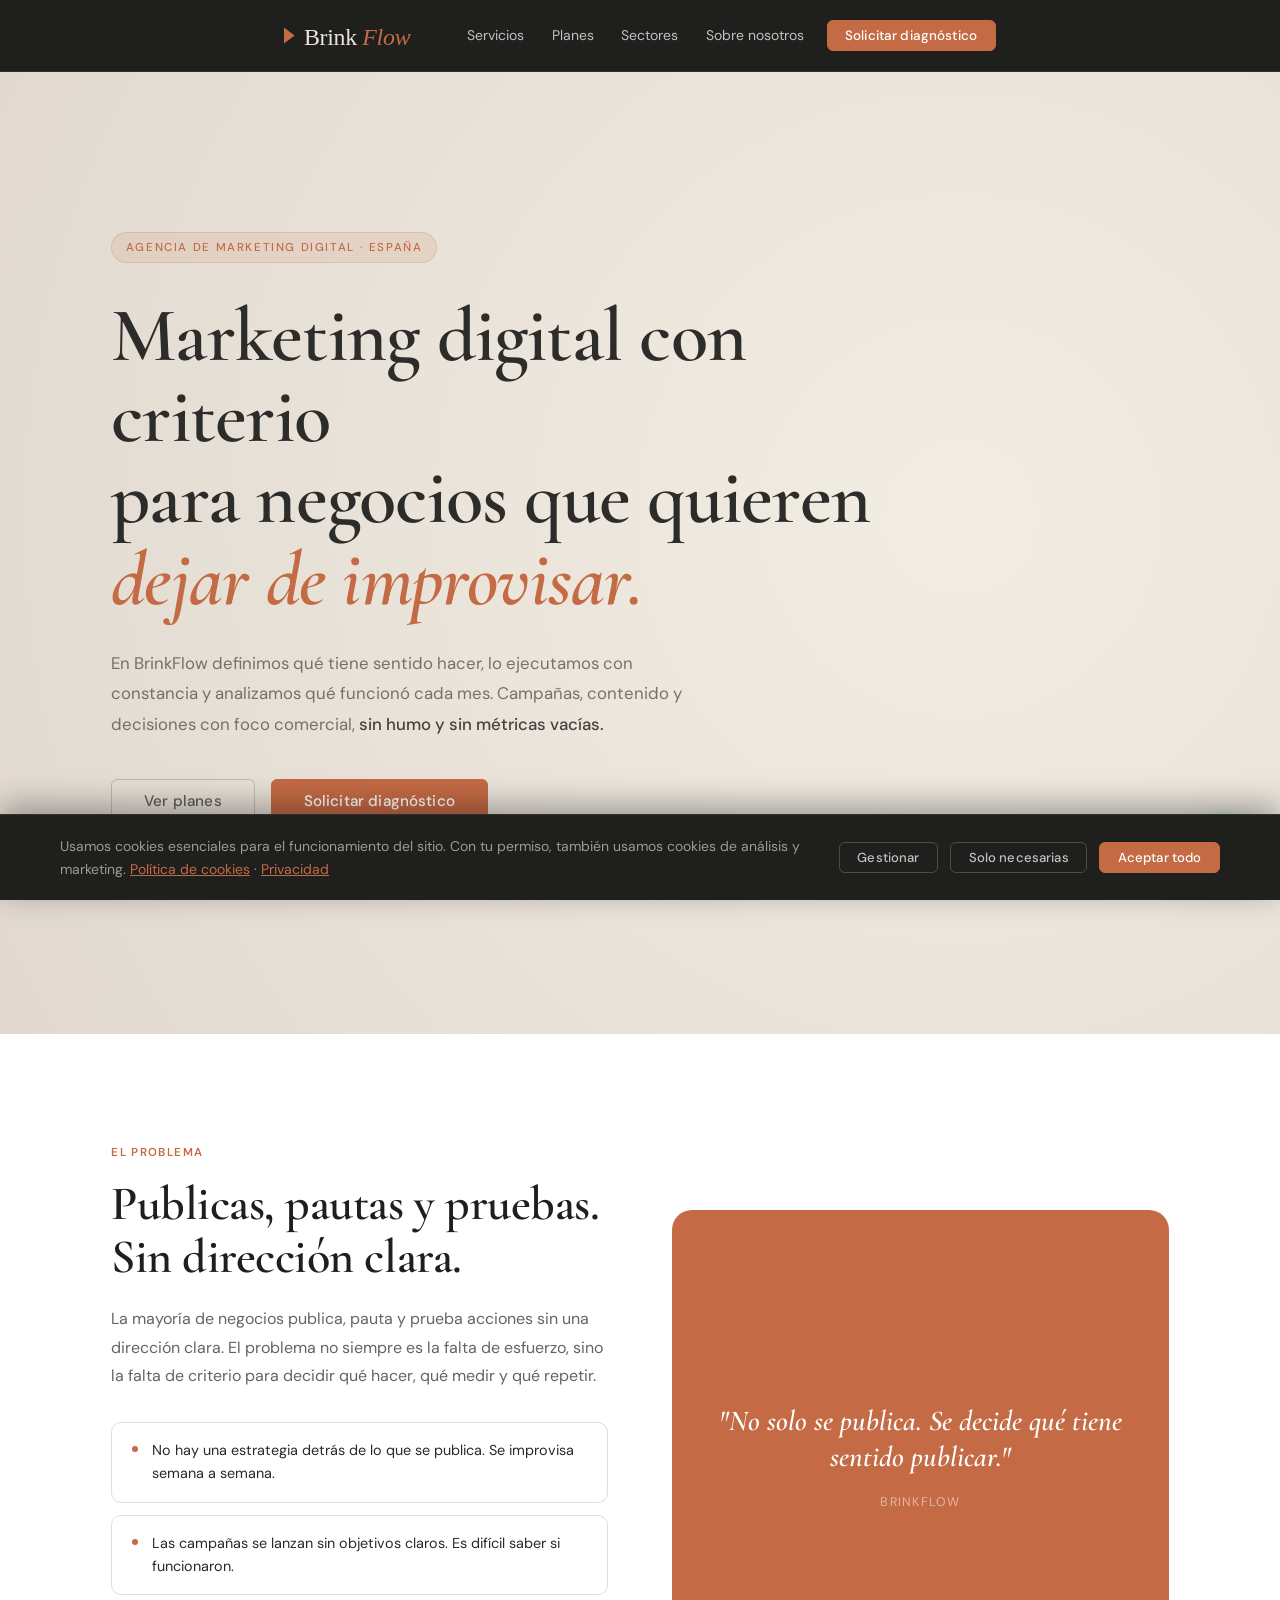
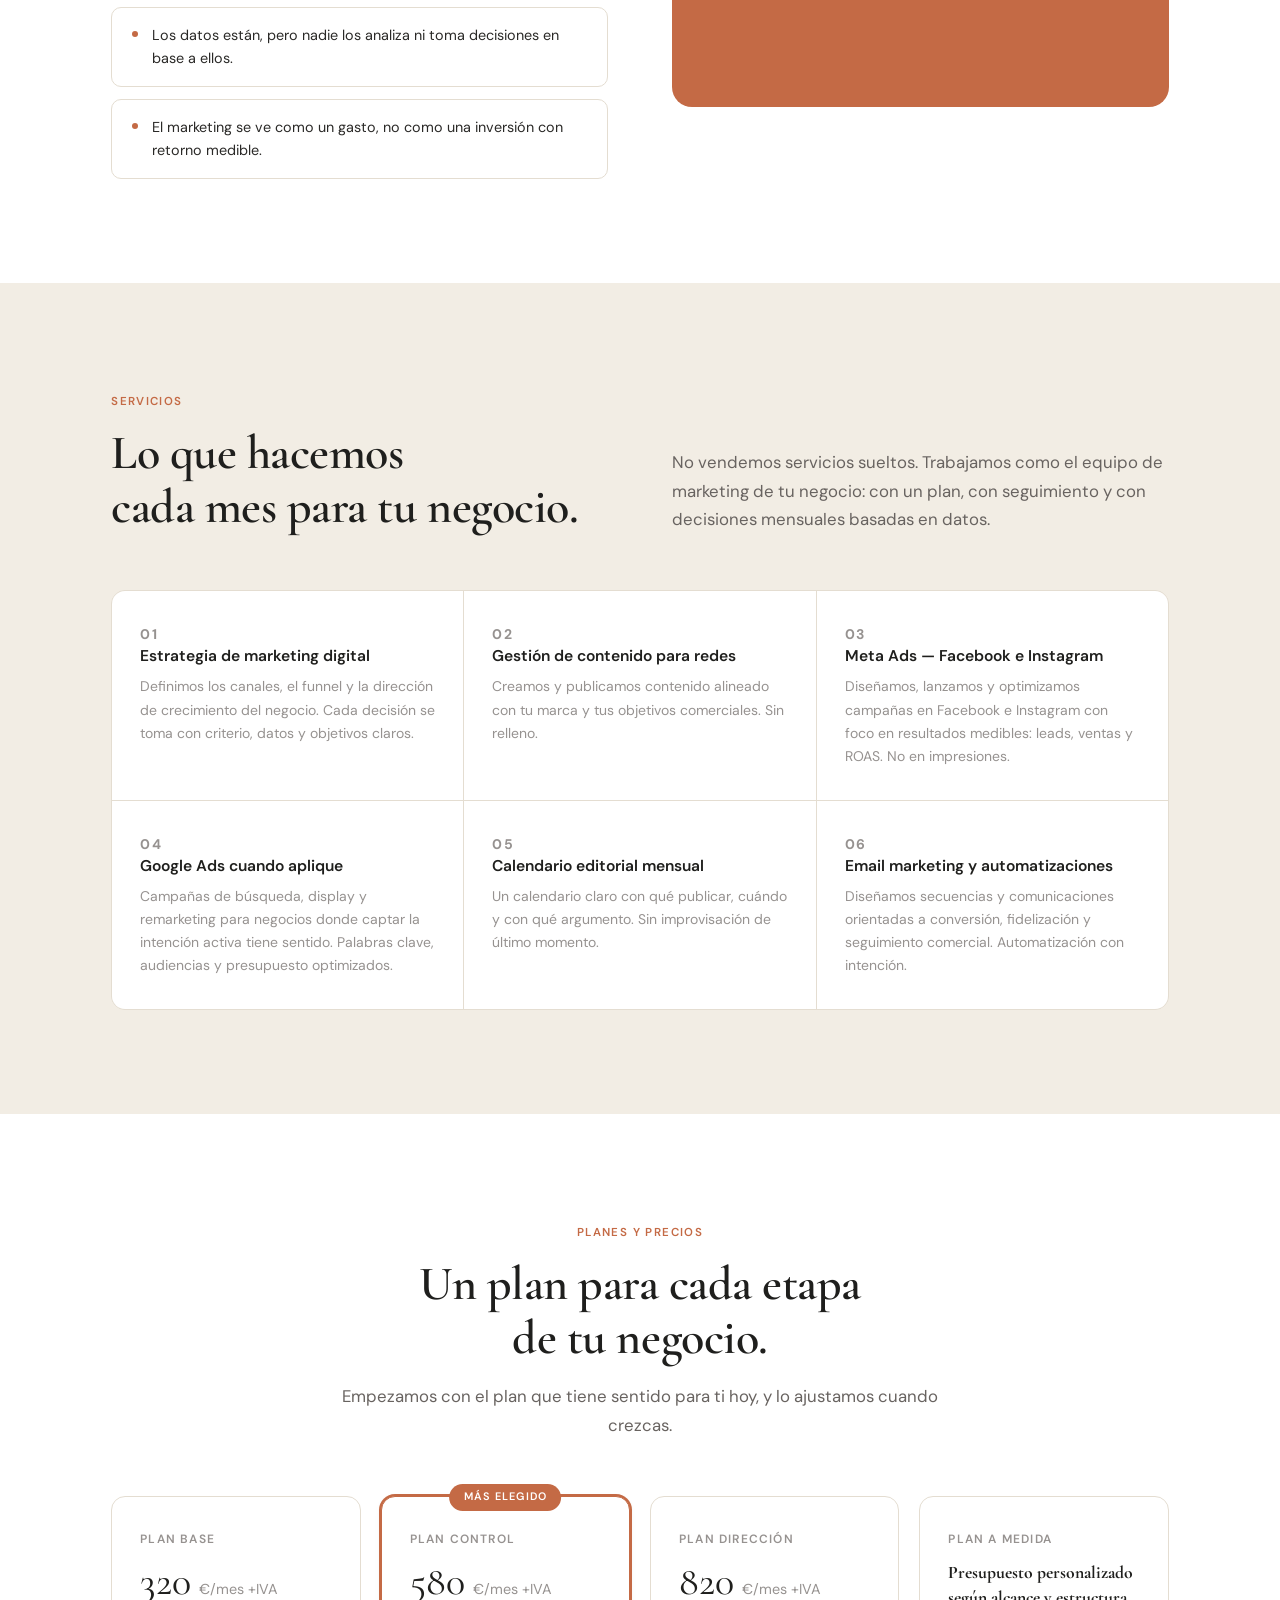
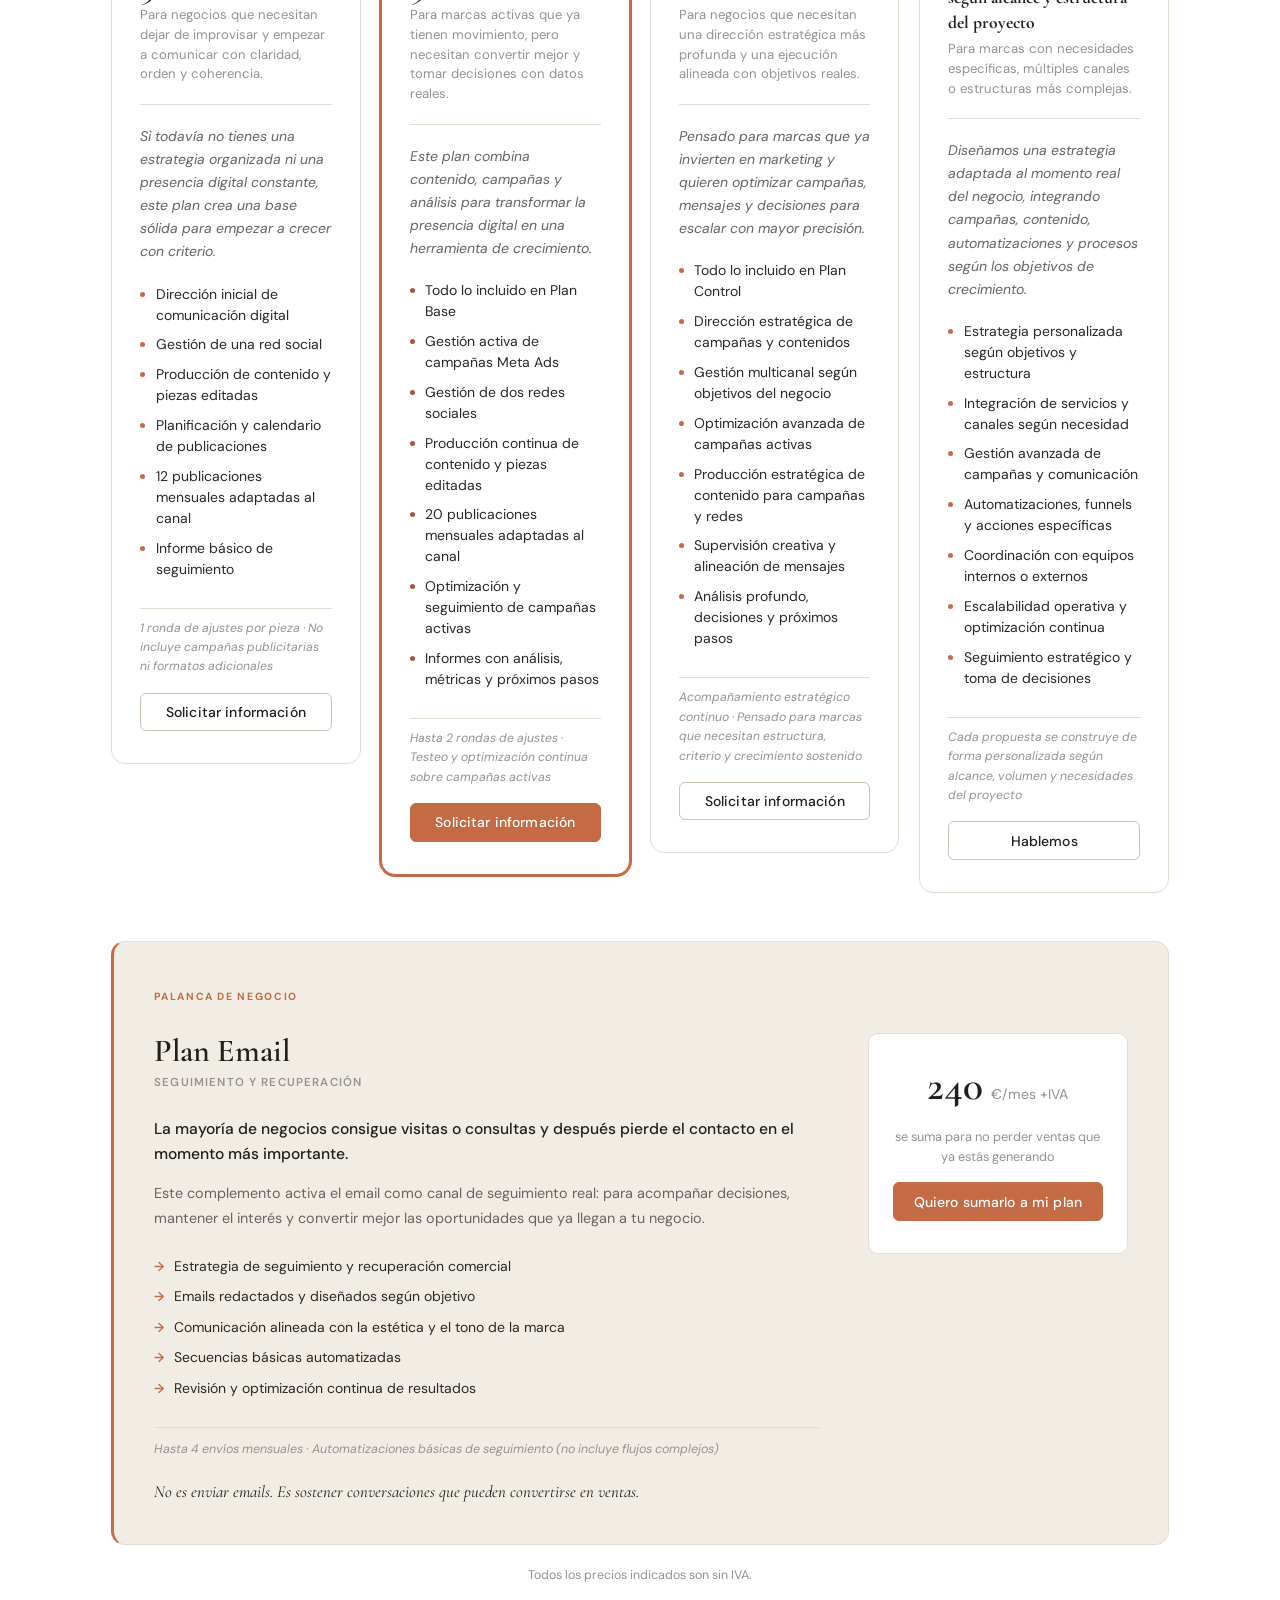
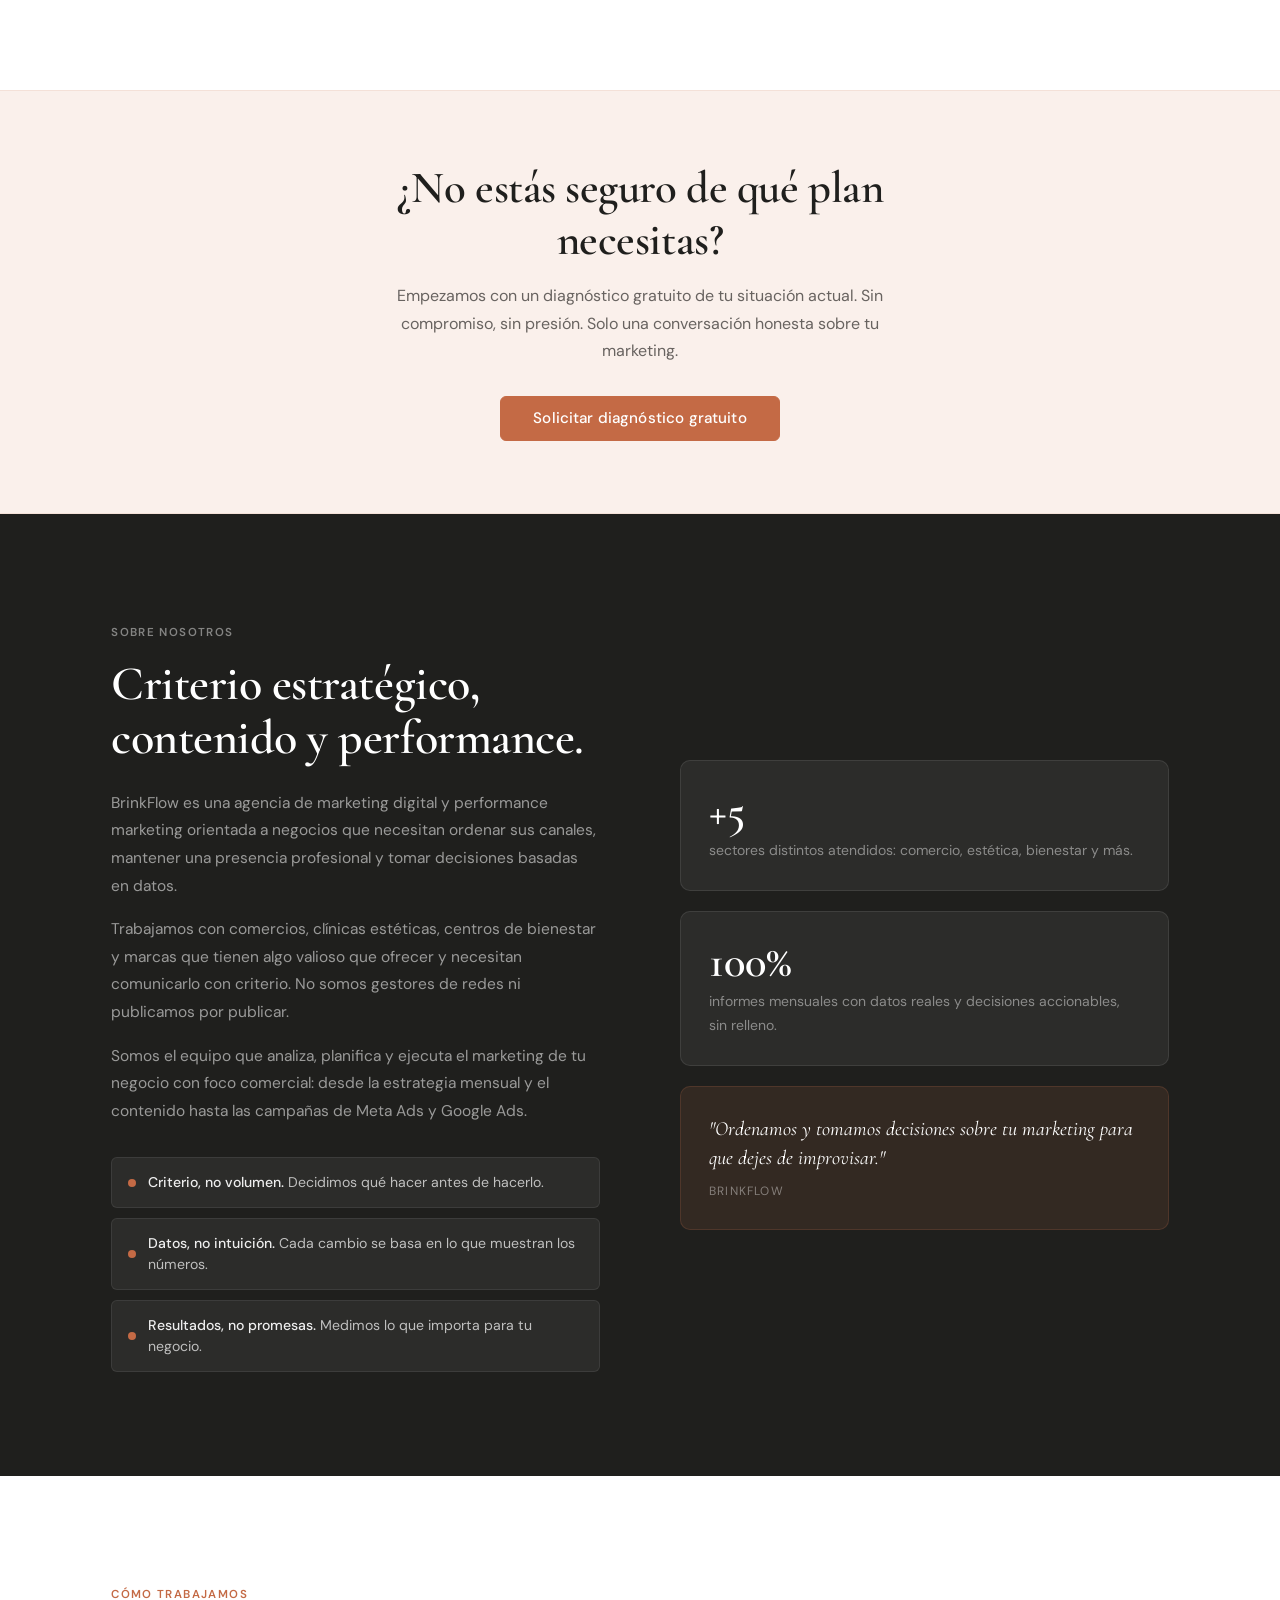
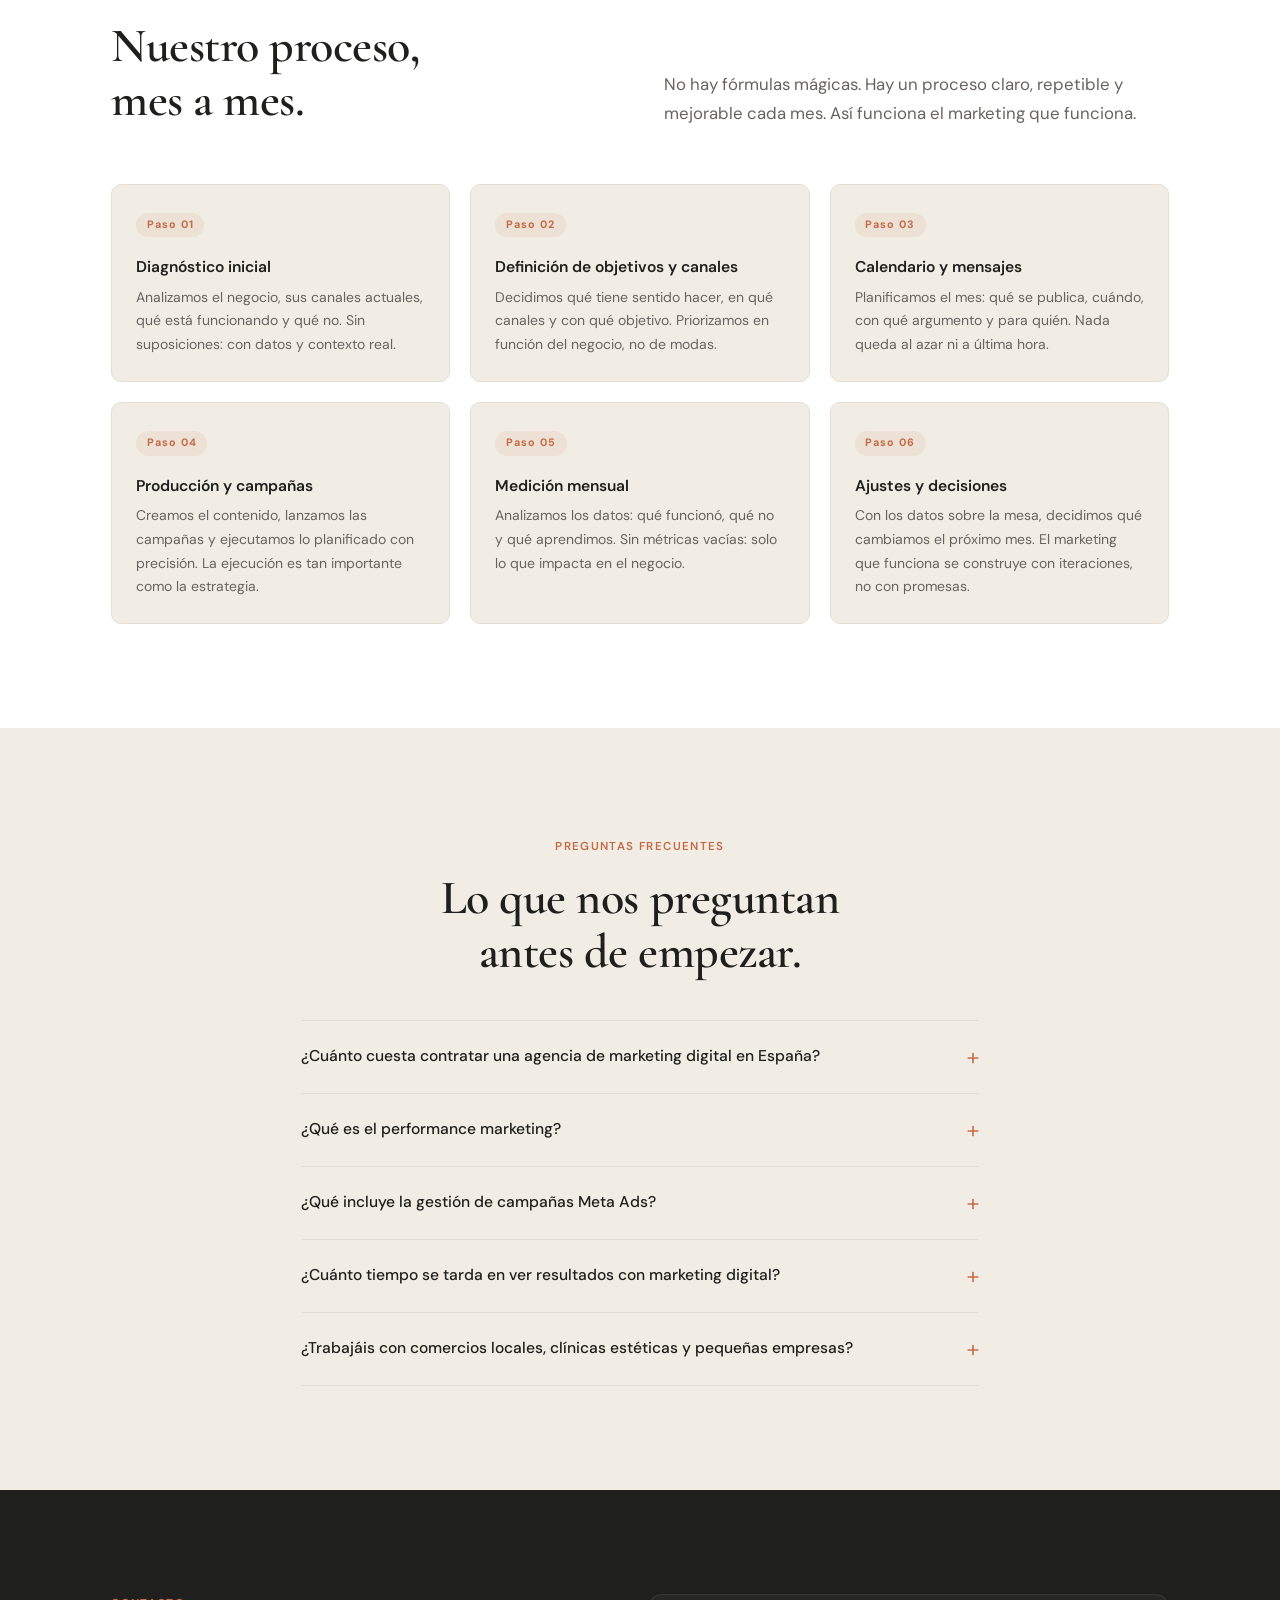
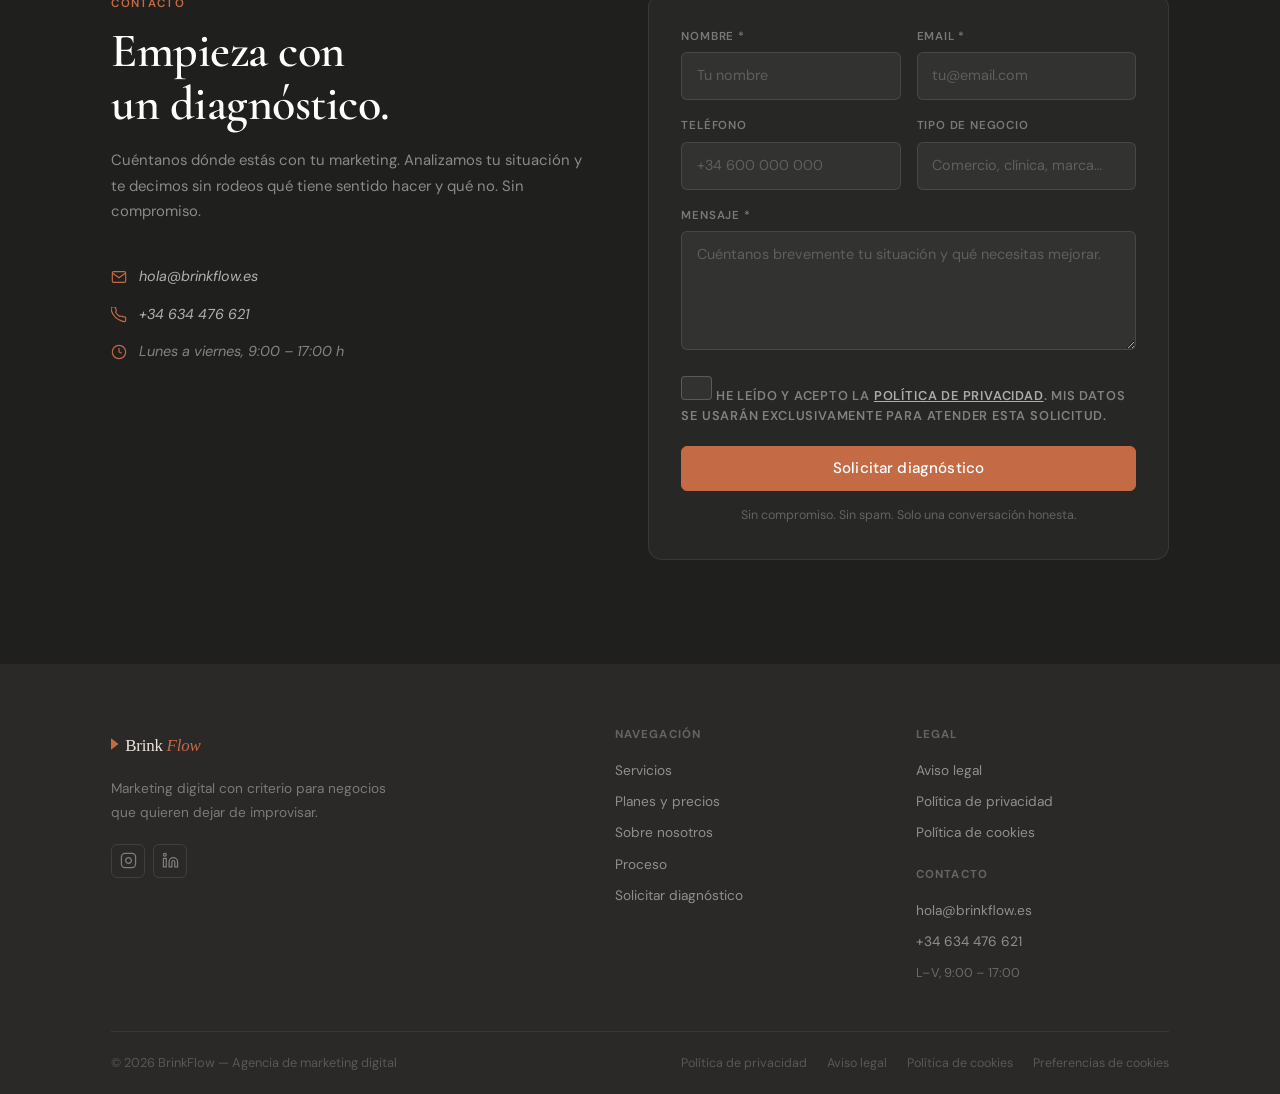
<file: index.html>
<!DOCTYPE html>
<html lang="es">
<head>
  <meta charset="UTF-8" />
  <meta name="viewport" content="width=device-width, initial-scale=1.0" />
  <meta name="theme-color" content="#1F1F1D" />

  <!-- SEO primario -->
  <title>BrinkFlow | Agencia de Marketing Digital y Performance Marketing en España</title>
  <meta name="description" content="Agencia de marketing digital y performance marketing en España. Meta Ads, Google Ads y estrategia mensual para comercios, clínicas estéticas y marcas de bienestar. Planes desde 320 €/mes. Criterio, datos y resultados medibles." />
  <meta name="author" content="BrinkFlow" />
  <meta name="robots" content="index, follow, max-snippet:-1, max-image-preview:large, max-video-preview:-1" />
  <meta name="geo.region" content="ES" />
  <meta name="geo.placename" content="España" />
  <link rel="canonical" href="https://brinkflow.es/" />

  <!-- Open Graph -->
  <meta property="og:type"        content="website" />
  <meta property="og:url"         content="https://brinkflow.es/" />
  <meta property="og:title"       content="BrinkFlow | Agencia de Marketing Digital y Performance Marketing en España" />
  <meta property="og:description" content="Ordenamos y tomamos decisiones sobre tu marketing para que dejes de improvisar. Meta Ads, Google Ads, contenido y estrategia mensual para negocios con criterio." />
  <meta property="og:image"        content="https://brinkflow.es/assets/img/og-brinkflow.jpg" />
  <meta property="og:image:width"  content="1200" />
  <meta property="og:image:height" content="630" />
  <meta property="og:image:alt"    content="BrinkFlow — Agencia de marketing digital y performance marketing en España" />
  <meta property="og:site_name"    content="BrinkFlow" />
  <meta property="og:locale"      content="es_ES" />

  <!-- Twitter Card -->
  <meta name="twitter:card"        content="summary_large_image" />
  <meta name="twitter:title"       content="BrinkFlow | Agencia de Marketing Digital en España" />
  <meta name="twitter:description" content="Marketing digital con criterio. Meta Ads, Google Ads y contenido para negocios que quieren dejar de improvisar." />
  <meta name="twitter:image"       content="https://brinkflow.es/assets/img/og-brinkflow.jpg" />

  <!-- Schema.org @graph -->
  <script type="application/ld+json">
  {
    "@context": "https://schema.org",
    "@graph": [
      {
        "@type": "Organization",
        "@id": "https://brinkflow.es/#organization",
        "name": "BrinkFlow",
        "alternateName": "BrinkFlow Agencia de Marketing Digital",
        "url": "https://brinkflow.es",
        "logo": {
          "@type": "ImageObject",
          "@id": "https://brinkflow.es/#logo",
          "url": "https://brinkflow.es/assets/img/logo-brinkflow.svg",
          "width": 140,
          "height": 36,
          "caption": "BrinkFlow"
        },
        "image": {"@id": "https://brinkflow.es/#logo"},
        "email": "hola@brinkflow.es",
        "telephone": "+34634476621",
        "description": "BrinkFlow es una agencia de marketing digital y performance marketing en España. Gestión de Meta Ads, Google Ads, estrategia mensual, contenido para redes sociales y análisis de resultados para comercios, clínicas estéticas y centros de bienestar.",
        "areaServed": {"@type": "Country", "name": "España"},
        "knowsAbout": ["Marketing digital","Performance marketing","Meta Ads","Google Ads","Gestión de redes sociales","Content marketing","Email marketing","Analítica digital","CRO"],
        "contactPoint": {
          "@type": "ContactPoint",
          "email": "hola@brinkflow.es",
          "telephone": "+34634476621",
          "contactType": "customer service",
          "availableLanguage": "Spanish",
          "hoursAvailable": {
            "@type": "OpeningHoursSpecification",
            "dayOfWeek": ["Monday","Tuesday","Wednesday","Thursday","Friday"],
            "opens": "09:00",
            "closes": "17:00"
          }
        }
      },
      {
        "@type": "WebSite",
        "@id": "https://brinkflow.es/#website",
        "url": "https://brinkflow.es",
        "name": "BrinkFlow",
        "description": "Agencia de marketing digital y performance marketing en España",
        "publisher": {"@id": "https://brinkflow.es/#organization"},
        "inLanguage": "es-ES"
      },
      {
        "@type": "ProfessionalService",
        "@id": "https://brinkflow.es/#business",
        "name": "BrinkFlow — Agencia de Marketing Digital",
        "url": "https://brinkflow.es",
        "telephone": "+34634476621",
        "email": "hola@brinkflow.es",
        "description": "Agencia de marketing digital y performance marketing en España. Meta Ads, Google Ads, estrategia mensual, contenido para redes sociales y análisis de resultados para negocios que quieren crecer con criterio.",
        "priceRange": "320 € – 950 €/mes +IVA",
        "currenciesAccepted": "EUR",
        "openingHours": "Mo-Fr 09:00-17:00",
        "areaServed": {"@type": "Country", "name": "España"},
        "hasOfferCatalog": {
          "@type": "OfferCatalog",
          "name": "Planes de marketing digital",
          "itemListElement": [
            {
              "@type": "Offer",
              "itemOffered": {
                "@type": "Service",
                "name": "Plan Base — Marketing digital mensual",
                "description": "Estrategia mensual, calendario editorial, gestión de 1 red social y 12 publicaciones al mes. Para negocios que quieren presencia constante y profesional."
              },
              "price": "320",
              "priceCurrency": "EUR",
              "availability": "https://schema.org/InStock"
            },
            {
              "@type": "Offer",
              "itemOffered": {
                "@type": "Service",
                "name": "Plan Control — Marketing digital con Meta Ads",
                "description": "Gestión de 2 redes sociales, campañas Meta Ads activas, 20 publicaciones al mes e informe completo con decisiones basadas en datos."
              },
              "price": "580",
              "priceCurrency": "EUR",
              "availability": "https://schema.org/InStock"
            },
            {
              "@type": "Offer",
              "itemOffered": {
                "@type": "Service",
                "name": "Plan Dirección — Performance marketing multicanal",
                "description": "Meta Ads completo + Google Ads, gestión multicanal, producción de contenido estratégico y dirección creativa mensual para marcas que quieren escalar con datos."
              },
              "price": "820",
              "priceCurrency": "EUR",
              "availability": "https://schema.org/InStock"
            }
          ]
        }
      },
      {
        "@type": "FAQPage",
        "@id": "https://brinkflow.es/#faq",
        "mainEntity": [
          {
            "@type": "Question",
            "name": "¿Cuánto cuesta contratar una agencia de marketing digital en España?",
            "acceptedAnswer": {
              "@type": "Answer",
              "text": "Los planes de BrinkFlow se adaptan al tamaño, los canales y los objetivos de cada negocio. Para conocer qué plan encaja mejor con tu situación y recibir un presupuesto personalizado, contáctanos directamente."
            }
          },
          {
            "@type": "Question",
            "name": "¿Qué es el performance marketing y en qué se diferencia del marketing tradicional?",
            "acceptedAnswer": {
              "@type": "Answer",
              "text": "El performance marketing es una disciplina del marketing digital donde cada acción se orienta a resultados medibles: leads generados, ventas, ROAS o coste por adquisición (CPA). A diferencia del marketing tradicional, cada euro invertido tiene un impacto trazable y optimizable en tiempo real."
            }
          },
          {
            "@type": "Question",
            "name": "¿Qué incluye la gestión de Meta Ads (Facebook e Instagram)?",
            "acceptedAnswer": {
              "@type": "Answer",
              "text": "La gestión de Meta Ads en BrinkFlow incluye: definición de objetivos de campaña, segmentación de audiencias, creación de creatividades, lanzamiento y optimización continua, seguimiento de conversiones y análisis mensual con decisiones accionables. No se lanza ninguna campaña sin estrategia previa."
            }
          },
          {
            "@type": "Question",
            "name": "¿Cuánto tiempo se tarda en ver resultados con marketing digital?",
            "acceptedAnswer": {
              "@type": "Answer",
              "text": "En campañas de pago (Meta Ads o Google Ads) los primeros datos relevantes aparecen entre 2 y 4 semanas. Para contenido orgánico, el impacto en imagen y engagement se percibe a partir del primer mes. BrinkFlow trabaja con informes mensuales para analizar qué funciona y ajustar la estrategia con datos reales."
            }
          },
          {
            "@type": "Question",
            "name": "¿Trabajáis con comercios locales, clínicas estéticas y pequeñas empresas?",
            "acceptedAnswer": {
              "@type": "Answer",
              "text": "Sí. BrinkFlow trabaja principalmente con comercios, clínicas estéticas, centros de bienestar y marcas en España. Adaptamos la estrategia y el presupuesto al tamaño y objetivos de cada negocio, desde negocios que empiezan hasta marcas que quieren escalar con datos."
            }
          }
        ]
      }
    ]
  }
  </script>

  <!-- Fuentes -->
  <link rel="preconnect" href="https://fonts.googleapis.com" />
  <link rel="preconnect" href="https://fonts.gstatic.com" crossorigin />
  <link href="https://fonts.googleapis.com/css2?family=Cormorant+Garamond:ital,wght@0,400;0,500;0,600;0,700;1,400;1,600&family=DM+Sans:ital,wght@0,300;0,400;0,500;0,600;1,400&display=swap" rel="stylesheet" />

  <!-- DNS prefetch para servicios externos -->
  <link rel="dns-prefetch" href="https://api.web3forms.com" />
  <link rel="dns-prefetch" href="https://connect.facebook.net" />
  <link rel="dns-prefetch" href="https://www.googletagmanager.com" />

  <!-- Estilos -->
  <link rel="stylesheet" href="assets/css/styles.css" />

  <!-- Favicons -->
  <link rel="icon" type="image/svg+xml" href="assets/img/favicon.svg" />
  <link rel="manifest" href="site.webmanifest" />

  <!-- Consent Mode v2: defaults ANTES de cualquier tracker -->
  <script>
    window.dataLayer = window.dataLayer || [];
    function gtag(){dataLayer.push(arguments);}
    gtag('consent','default',{
      ad_storage:'denied',analytics_storage:'denied',
      ad_user_data:'denied',ad_personalization:'denied',
      functionality_storage:'granted',security_storage:'granted',
      wait_for_update:500
    });
    (function(){
      try {
        var c = JSON.parse(localStorage.getItem('bf_consent') || 'null');
        if (c && c.v === '1') {
          gtag('consent','update',{
            ad_storage:         c.marketing ? 'granted' : 'denied',
            analytics_storage:  c.analytics ? 'granted' : 'denied',
            ad_user_data:       c.marketing ? 'granted' : 'denied',
            ad_personalization: c.marketing ? 'granted' : 'denied'
          });
        }
      } catch(e){}
    })();
  </script>

  <!-- Google tag (gtag.js) -->
  <script async src="https://www.googletagmanager.com/gtag/js?id=G-WDTGPQHV6L"></script>
  <script>
    window.dataLayer = window.dataLayer || [];
    function gtag(){dataLayer.push(arguments);}
    gtag('js', new Date());
    gtag('config', 'G-WDTGPQHV6L');
  </script>

  <!-- Google Tag Manager -->
  <script>(function(w,d,s,l,i){w[l]=w[l]||[];w[l].push({'gtm.start':
new Date().getTime(),event:'gtm.js'});var f=d.getElementsByTagName(s)[0],
j=d.createElement(s),dl=l!='dataLayer'?'&l='+l:'';j.async=true;j.src=
'https://www.googletagmanager.com/gtm.js?id='+i+dl;f.parentNode.insertBefore(j,f);
})(window,document,'script','dataLayer','GTM-PGWWG8X2');</script>
  <!-- End Google Tag Manager -->
</head>
<body>
  <!-- Google Tag Manager (noscript) -->
  <noscript><iframe src="https://www.googletagmanager.com/ns.html?id=GTM-PGWWG8X2"
height="0" width="0" style="display:none;visibility:hidden"></iframe></noscript>
  <!-- End Google Tag Manager (noscript) -->

  <a class="skip-link" href="#inicio">Saltar al contenido principal</a>

  <!-- ═══════════════════════════════════════════
       HEADER / NAVEGACIÓN
  ════════════════════════════════════════════ -->
  <header id="header" class="header">
    <div class="container">
      <nav class="nav" role="navigation" aria-label="Navegación principal">

        <a href="#inicio" class="nav__logo" aria-label="BrinkFlow — inicio">
          <img src="assets/img/logo-brinkflow.svg" alt="BrinkFlow — Agencia de marketing digital" class="nav__logo-img" width="140" height="36" />
        </a>

        <ul class="nav__links" role="list">
          <li><a href="#servicios"  class="nav__link">Servicios</a></li>
          <li><a href="#planes"     class="nav__link">Planes</a></li>
          <li><a href="/sectores/"  class="nav__link">Sectores</a></li>
          <li><a href="#nosotros"   class="nav__link">Sobre nosotros</a></li>
          <li><a href="#contacto"   class="btn btn--nav" data-track="cta_nav_contacto">Solicitar diagnóstico</a></li>
        </ul>

        <button class="nav__toggle" id="navToggle"
          aria-label="Abrir menú" aria-expanded="false" aria-controls="mobileMenu">
          <span></span><span></span><span></span>
        </button>

      </nav>
    </div>

    <div class="mobile-menu" id="mobileMenu" aria-hidden="true">
      <div class="mobile-menu__inner">
        <ul role="list">
          <li><a href="#servicios">Servicios</a></li>
          <li><a href="#planes">Planes</a></li>
          <li><a href="/sectores/">Sectores</a></li>
          <li><a href="#nosotros">Sobre nosotros</a></li>
          <li><a href="#proceso">Proceso</a></li>
          <li><a href="#contacto">Solicitar diagnóstico</a></li>
        </ul>
      </div>
    </div>
  </header>


  <main>

    <!-- ═══════════════════════════════════════════
         HERO
    ════════════════════════════════════════════ -->
    <section id="inicio" class="hero" aria-labelledby="hero-title">
      <div class="container">
        <div class="hero__inner">

          <span class="hero__eyebrow">Agencia de marketing digital · España</span>

          <h1 id="hero-title" class="hero__title">
            Marketing digital con criterio<br>
            para negocios que quieren<br>
            <em class="hero__accent">dejar de improvisar.</em>
          </h1>

          <p class="hero__lead">
            En BrinkFlow definimos qué tiene sentido hacer, lo ejecutamos con constancia
            y analizamos qué funcionó cada mes. Campañas, contenido y decisiones
            con foco comercial, <strong>sin humo y sin métricas vacías.</strong>
          </p>

          <div class="hero__cta-group">
            <a href="#planes"   class="btn btn--outline  btn--lg" data-track="cta_ver_planes">Ver planes</a>
            <a href="#contacto" class="btn btn--primary btn--lg" data-track="cta_diagnostico">Solicitar diagnóstico</a>
          </div>

          <p class="hero__trust">
            <svg width="14" height="14" viewBox="0 0 24 24" fill="none" stroke="currentColor" stroke-width="2" aria-hidden="true"><path d="M12 22s8-4 8-10V5l-8-3-8 3v7c0 6 8 10 8 10z"/></svg>
            Criterio, no volumen. Cada decisión tiene un porqué.
          </p>

        </div>
      </div>
    </section>


    <!-- ═══════════════════════════════════════════
         BLOQUE DE PROBLEMA
    ════════════════════════════════════════════ -->
    <section class="section bg-white" aria-labelledby="problema-title">
      <div class="container">
        <div class="problem-layout">
          <div class="problem-left">

            <span class="section__eyebrow">El problema</span>
            <h2 id="problema-title" class="section__title" data-animate>
              Publicas, pautas y pruebas.<br>Sin dirección clara.
            </h2>
            <p data-animate>
              La mayoría de negocios publica, pauta y prueba acciones sin una dirección
              clara. El problema no siempre es la falta de esfuerzo, sino la falta de
              criterio para decidir qué hacer, qué medir y qué repetir.
            </p>

            <div class="problem-list">
              <div class="problem-item" data-animate>
                <span class="problem-item__dot"></span>
                <p>No hay una estrategia detrás de lo que se publica. Se improvisa semana a semana.</p>
              </div>
              <div class="problem-item" data-animate>
                <span class="problem-item__dot"></span>
                <p>Las campañas se lanzan sin objetivos claros. Es difícil saber si funcionaron.</p>
              </div>
              <div class="problem-item" data-animate>
                <span class="problem-item__dot"></span>
                <p>Los datos están, pero nadie los analiza ni toma decisiones en base a ellos.</p>
              </div>
              <div class="problem-item" data-animate>
                <span class="problem-item__dot"></span>
                <p>El marketing se ve como un gasto, no como una inversión con retorno medible.</p>
              </div>
            </div>

          </div>

          <div class="problem-visual" aria-hidden="true">
            <p class="problem-visual__quote">
              "No solo se publica. Se decide qué tiene sentido publicar."
            </p>
            <p class="problem-visual__attr">BrinkFlow</p>
          </div>

        </div>
      </div>
    </section>


    <!-- ═══════════════════════════════════════════
         SERVICIOS
    ════════════════════════════════════════════ -->
    <section id="servicios" class="section bg-beige" aria-labelledby="servicios-title">
      <div class="container">

        <div class="services-intro" data-animate>
          <div class="services-intro__left">
            <span class="section__eyebrow">Servicios</span>
            <h2 id="servicios-title" class="section__title">
              Lo que hacemos<br>cada mes para tu negocio.
            </h2>
          </div>
          <div class="services-intro__right">
            <p class="section__lead" style="margin:0; text-align:left;">
              No vendemos servicios sueltos. Trabajamos como el equipo de marketing de tu negocio: con un plan, con seguimiento y con decisiones mensuales basadas en datos.
            </p>
          </div>
        </div>

        <div class="services-grid">
          <div class="service-item" data-animate>
            <p class="service-item__num">01</p>
            <h3 class="service-item__title">Estrategia de marketing digital</h3>
            <p>Definimos los canales, el funnel y la dirección de crecimiento del negocio. Cada decisión se toma con criterio, datos y objetivos claros.</p>
          </div>
          <div class="service-item" data-animate>
            <p class="service-item__num">02</p>
            <h3 class="service-item__title">Gestión de contenido para redes</h3>
            <p>Creamos y publicamos contenido alineado con tu marca y tus objetivos comerciales. Sin relleno.</p>
          </div>
          <div class="service-item" data-animate>
            <p class="service-item__num">03</p>
            <h3 class="service-item__title">Meta Ads — Facebook e Instagram</h3>
            <p>Diseñamos, lanzamos y optimizamos campañas en Facebook e Instagram con foco en resultados medibles: leads, ventas y ROAS. No en impresiones.</p>
          </div>
          <div class="service-item" data-animate>
            <p class="service-item__num">04</p>
            <h3 class="service-item__title">Google Ads cuando aplique</h3>
            <p>Campañas de búsqueda, display y remarketing para negocios donde captar la intención activa tiene sentido. Palabras clave, audiencias y presupuesto optimizados.</p>
          </div>
          <div class="service-item" data-animate>
            <p class="service-item__num">05</p>
            <h3 class="service-item__title">Calendario editorial mensual</h3>
            <p>Un calendario claro con qué publicar, cuándo y con qué argumento. Sin improvisación de último momento.</p>
          </div>
          <div class="service-item" data-animate>
            <p class="service-item__num">06</p>
            <h3 class="service-item__title">Email marketing y automatizaciones</h3>
            <p>Diseñamos secuencias y comunicaciones orientadas a conversión, fidelización y seguimiento comercial. Automatización con intención.</p>
          </div>
        </div>

      </div>
    </section>


    <!-- ═══════════════════════════════════════════
         PLANES
    ════════════════════════════════════════════ -->
    <section id="planes" class="section bg-white" aria-labelledby="planes-title">
      <div class="container">

        <div class="section__header text-center" data-animate>
          <span class="section__eyebrow">Planes y precios</span>
          <h2 id="planes-title" class="section__title">
            Un plan para cada etapa<br>de tu negocio.
          </h2>
          <p class="section__lead">
            Empezamos con el plan que tiene sentido para ti hoy, y lo ajustamos cuando crezcas.
          </p>
        </div>

        <div class="plans-grid">

          <!-- Plan Base -->
          <div class="plan-card" data-animate>
            <p class="plan-card__name">Plan Base</p>
            <p class="plan-card__price">320&thinsp;<span>€/mes +IVA</span></p>
            <p class="plan-card__tagline">Para negocios que necesitan dejar de improvisar y empezar a comunicar con claridad, orden y coherencia.</p>
            <p class="plan-card__context">Si todavía no tienes una estrategia organizada ni una presencia digital constante, este plan crea una base sólida para empezar a crecer con criterio.</p>
            <ul class="plan-card__list">
              <li>Dirección inicial de comunicación digital</li>
              <li>Gestión de una red social</li>
              <li>Producción de contenido y piezas editadas</li>
              <li>Planificación y calendario de publicaciones</li>
              <li>12 publicaciones mensuales adaptadas al canal</li>
              <li>Informe básico de seguimiento</li>
            </ul>
            <p class="plan-card__alcance">1 ronda de ajustes por pieza · No incluye campañas publicitarias ni formatos adicionales</p>
            <a href="#contacto" class="btn btn--outline btn--full" data-track="cta_plan_base">Solicitar información</a>
          </div>

          <!-- Plan Control -->
          <div class="plan-card plan-card--featured" data-animate>
            <span class="plan-card__badge">Más elegido</span>
            <p class="plan-card__name">Plan Control</p>
            <p class="plan-card__price">580&thinsp;<span>€/mes +IVA</span></p>
            <p class="plan-card__tagline">Para marcas activas que ya tienen movimiento, pero necesitan convertir mejor y tomar decisiones con datos reales.</p>
            <p class="plan-card__context">Este plan combina contenido, campañas y análisis para transformar la presencia digital en una herramienta de crecimiento.</p>
            <ul class="plan-card__list">
              <li>Todo lo incluido en Plan Base</li>
              <li>Gestión activa de campañas Meta Ads</li>
              <li>Gestión de dos redes sociales</li>
              <li>Producción continua de contenido y piezas editadas</li>
              <li>20 publicaciones mensuales adaptadas al canal</li>
              <li>Optimización y seguimiento de campañas activas</li>
              <li>Informes con análisis, métricas y próximos pasos</li>
            </ul>
            <p class="plan-card__alcance">Hasta 2 rondas de ajustes · Testeo y optimización continua sobre campañas activas</p>
            <a href="#contacto" class="btn btn--primary btn--full" data-track="cta_plan_control">Solicitar información</a>
          </div>

          <!-- Plan Dirección -->
          <div class="plan-card" data-animate>
            <p class="plan-card__name">Plan Dirección</p>
            <p class="plan-card__price">820&thinsp;<span>€/mes +IVA</span></p>
            <p class="plan-card__tagline">Para negocios que necesitan una dirección estratégica más profunda y una ejecución alineada con objetivos reales.</p>
            <p class="plan-card__context">Pensado para marcas que ya invierten en marketing y quieren optimizar campañas, mensajes y decisiones para escalar con mayor precisión.</p>
            <ul class="plan-card__list">
              <li>Todo lo incluido en Plan Control</li>
              <li>Dirección estratégica de campañas y contenidos</li>
              <li>Gestión multicanal según objetivos del negocio</li>
              <li>Optimización avanzada de campañas activas</li>
              <li>Producción estratégica de contenido para campañas y redes</li>
              <li>Supervisión creativa y alineación de mensajes</li>
              <li>Análisis profundo, decisiones y próximos pasos</li>
            </ul>
            <p class="plan-card__alcance">Acompañamiento estratégico continuo · Pensado para marcas que necesitan estructura, criterio y crecimiento sostenido</p>
            <a href="#contacto" class="btn btn--outline btn--full" data-track="cta_plan_direccion">Solicitar información</a>
          </div>

          <!-- Plan a medida -->
          <div class="plan-card" data-animate>
            <p class="plan-card__name">Plan a medida</p>
            <p class="plan-card__price" style="font-size:1.1rem; font-weight:700; line-height:1.4;">Presupuesto personalizado según alcance y estructura del proyecto</p>
            <p class="plan-card__tagline">Para marcas con necesidades específicas, múltiples canales o estructuras más complejas.</p>
            <p class="plan-card__context">Diseñamos una estrategia adaptada al momento real del negocio, integrando campañas, contenido, automatizaciones y procesos según los objetivos de crecimiento.</p>
            <ul class="plan-card__list">
              <li>Estrategia personalizada según objetivos y estructura</li>
              <li>Integración de servicios y canales según necesidad</li>
              <li>Gestión avanzada de campañas y comunicación</li>
              <li>Automatizaciones, funnels y acciones específicas</li>
              <li>Coordinación con equipos internos o externos</li>
              <li>Escalabilidad operativa y optimización continua</li>
              <li>Seguimiento estratégico y toma de decisiones</li>
            </ul>
            <p class="plan-card__alcance">Cada propuesta se construye de forma personalizada según alcance, volumen y necesidades del proyecto</p>
            <a href="#contacto" class="btn btn--outline btn--full" data-track="cta_plan_medida">Hablemos</a>
          </div>

        </div>

        <!-- Plan Email — Complemento -->
        <div class="email-plan" data-animate>
          <span class="email-plan__eyebrow">Palanca de negocio</span>
          <div class="email-plan__inner">

            <div class="email-plan__left">
              <h3 class="email-plan__name">Plan Email</h3>
              <p class="email-plan__descriptor">Seguimiento y recuperación</p>

              <p class="email-plan__problem">
                La mayoría de negocios consigue visitas o consultas y después pierde el contacto en el momento más importante.
              </p>
              <p class="email-plan__context">
                Este complemento activa el email como canal de seguimiento real: para acompañar decisiones, mantener el interés y convertir mejor las oportunidades que ya llegan a tu negocio.
              </p>

              <ul class="email-plan__list">
                <li>Estrategia de seguimiento y recuperación comercial</li>
                <li>Emails redactados y diseñados según objetivo</li>
                <li>Comunicación alineada con la estética y el tono de la marca</li>
                <li>Secuencias básicas automatizadas</li>
                <li>Revisión y optimización continua de resultados</li>
              </ul>

              <p class="email-plan__alcance">Hasta 4 envíos mensuales · Automatizaciones básicas de seguimiento (no incluye flujos complejos)</p>
              <p class="email-plan__close">No es enviar emails. Es sostener conversaciones que pueden convertirse en ventas.</p>
            </div>

            <div class="email-plan__right">
              <p class="email-plan__price">240&thinsp;<span>€/mes +IVA</span></p>
              <p class="email-plan__tagline">se suma para no perder ventas que ya estás generando</p>
              <a href="#contacto" class="btn btn--primary btn--full" data-track="cta_plan_email">Quiero sumarlo a mi plan</a>
            </div>

          </div>
        </div>

        <p class="plans-note">Todos los precios indicados son sin IVA.</p>

      </div>
    </section>


    <!-- ═══════════════════════════════════════════
         CTA BAND
    ════════════════════════════════════════════ -->
    <section class="cta-band" aria-label="Llamada a la acción">
      <div class="container">
        <h2 class="cta-band__title" data-animate>
          ¿No estás seguro de qué plan necesitas?
        </h2>
        <p class="cta-band__lead" data-animate>
          Empezamos con un diagnóstico gratuito de tu situación actual. Sin compromiso, sin presión. Solo una conversación honesta sobre tu marketing.
        </p>
        <div class="cta-band__actions" data-animate>
          <a href="#contacto" class="btn btn--primary btn--lg" data-track="cta_diagnostico">Solicitar diagnóstico gratuito</a>
        </div>
      </div>
    </section>


    <!-- ═══════════════════════════════════════════
         SOBRE NOSOTROS
    ════════════════════════════════════════════ -->
    <section id="nosotros" class="section bg-sage" aria-labelledby="nosotros-title">
      <div class="container">
        <div class="about-layout">

          <div class="about-left">
            <span class="about-eyebrow">Sobre nosotros</span>
            <h2 id="nosotros-title" class="section__title" data-animate>
              Criterio estratégico,<br>contenido y performance.
            </h2>
            <p data-animate>
              BrinkFlow es una agencia de marketing digital y performance marketing orientada a negocios que necesitan ordenar sus canales, mantener una presencia profesional y tomar decisiones basadas en datos.
            </p>
            <p data-animate>
              Trabajamos con comercios, clínicas estéticas, centros de bienestar y marcas que tienen algo valioso que ofrecer y necesitan comunicarlo con criterio. No somos gestores de redes ni publicamos por publicar.
            </p>
            <p data-animate>
              Somos el equipo que analiza, planifica y ejecuta el marketing de tu negocio con foco comercial: desde la estrategia mensual y el contenido hasta las campañas de Meta Ads y Google Ads.
            </p>

            <div class="about-pillars">
              <div class="about-pillar" data-animate>
                <span class="about-pillar__dot"></span>
                <p><strong>Criterio, no volumen.</strong> Decidimos qué hacer antes de hacerlo.</p>
              </div>
              <div class="about-pillar" data-animate>
                <span class="about-pillar__dot"></span>
                <p><strong>Datos, no intuición.</strong> Cada cambio se basa en lo que muestran los números.</p>
              </div>
              <div class="about-pillar" data-animate>
                <span class="about-pillar__dot"></span>
                <p><strong>Resultados, no promesas.</strong> Medimos lo que importa para tu negocio.</p>
              </div>
            </div>
          </div>

          <div class="about-right">
            <div class="about-stat" data-animate>
              <p class="about-stat__value">+5</p>
              <p class="about-stat__label">sectores distintos atendidos: comercio, estética, bienestar y más.</p>
            </div>
            <div class="about-stat" data-animate>
              <p class="about-stat__value">100%</p>
              <p class="about-stat__label">informes mensuales con datos reales y decisiones accionables, sin relleno.</p>
            </div>
            <div class="about-quote" data-animate>
              <p class="about-quote__text">"Ordenamos y tomamos decisiones sobre tu marketing para que dejes de improvisar."</p>
              <p class="about-quote__attr">BrinkFlow</p>
            </div>
          </div>

        </div>
      </div>
    </section>


    <!-- ═══════════════════════════════════════════
         PROCESO
    ════════════════════════════════════════════ -->
    <section id="proceso" class="section bg-white" aria-labelledby="proceso-title">
      <div class="container">

        <div class="process-header" data-animate>
          <div class="process-header__left">
            <span class="section__eyebrow">Cómo trabajamos</span>
            <h2 id="proceso-title" class="section__title">Nuestro proceso,<br>mes a mes.</h2>
          </div>
          <div class="process-header__right">
            <p class="section__lead" style="margin:0; text-align:left;">
              No hay fórmulas mágicas. Hay un proceso claro, repetible y mejorable cada mes. Así funciona el marketing que funciona.
            </p>
          </div>
        </div>

        <div class="process-grid">

          <div class="process-step" data-animate>
            <div class="process-step__top">
              <span class="process-step__num">Paso 01</span>
            </div>
            <h3 class="process-step__title">Diagnóstico inicial</h3>
            <p class="process-step__desc">Analizamos el negocio, sus canales actuales, qué está funcionando y qué no. Sin suposiciones: con datos y contexto real.</p>
          </div>

          <div class="process-step" data-animate>
            <div class="process-step__top">
              <span class="process-step__num">Paso 02</span>
            </div>
            <h3 class="process-step__title">Definición de objetivos y canales</h3>
            <p class="process-step__desc">Decidimos qué tiene sentido hacer, en qué canales y con qué objetivo. Priorizamos en función del negocio, no de modas.</p>
          </div>

          <div class="process-step" data-animate>
            <div class="process-step__top">
              <span class="process-step__num">Paso 03</span>
            </div>
            <h3 class="process-step__title">Calendario y mensajes</h3>
            <p class="process-step__desc">Planificamos el mes: qué se publica, cuándo, con qué argumento y para quién. Nada queda al azar ni a última hora.</p>
          </div>

          <div class="process-step" data-animate>
            <div class="process-step__top">
              <span class="process-step__num">Paso 04</span>
            </div>
            <h3 class="process-step__title">Producción y campañas</h3>
            <p class="process-step__desc">Creamos el contenido, lanzamos las campañas y ejecutamos lo planificado con precisión. La ejecución es tan importante como la estrategia.</p>
          </div>

          <div class="process-step" data-animate>
            <div class="process-step__top">
              <span class="process-step__num">Paso 05</span>
            </div>
            <h3 class="process-step__title">Medición mensual</h3>
            <p class="process-step__desc">Analizamos los datos: qué funcionó, qué no y qué aprendimos. Sin métricas vacías: solo lo que impacta en el negocio.</p>
          </div>

          <div class="process-step" data-animate>
            <div class="process-step__top">
              <span class="process-step__num">Paso 06</span>
            </div>
            <h3 class="process-step__title">Ajustes y decisiones</h3>
            <p class="process-step__desc">Con los datos sobre la mesa, decidimos qué cambiamos el próximo mes. El marketing que funciona se construye con iteraciones, no con promesas.</p>
          </div>

        </div>

      </div>
    </section>


    <!-- ═══════════════════════════════════════════
         PREGUNTAS FRECUENTES
    ════════════════════════════════════════════ -->
    <section id="faq" class="section bg-beige" aria-labelledby="faq-title">
      <div class="container container--narrow">

        <div class="faq-header text-center" data-animate>
          <span class="section__eyebrow">Preguntas frecuentes</span>
          <h2 id="faq-title" class="section__title">
            Lo que nos preguntan<br>antes de empezar.
          </h2>
        </div>

        <div class="faq-list">

          <details class="faq-item" data-animate>
            <summary class="faq-item__q">¿Cuánto cuesta contratar una agencia de marketing digital en España?</summary>
            <div class="faq-item__a">
              <p>Los planes de BrinkFlow se adaptan al tamaño, los canales y los objetivos de cada negocio. Para conocer qué plan encaja mejor con tu situación y recibir un presupuesto personalizado, <a href="#contacto" class="faq-link">contáctanos directamente</a>.</p>
            </div>
          </details>

          <details class="faq-item" data-animate>
            <summary class="faq-item__q">¿Qué es el performance marketing?</summary>
            <div class="faq-item__a">
              <p>El performance marketing es una disciplina del marketing digital donde cada acción se orienta a resultados medibles: leads generados, ventas, ROAS o coste por adquisición (CPA). A diferencia del marketing genérico, cada euro invertido tiene un impacto trazable. En BrinkFlow lo aplicamos a través de campañas de Meta Ads y Google Ads optimizadas con datos reales.</p>
            </div>
          </details>

          <details class="faq-item" data-animate>
            <summary class="faq-item__q">¿Qué incluye la gestión de campañas Meta Ads?</summary>
            <div class="faq-item__a">
              <p>Incluye definición de objetivos, segmentación de audiencias, creación de creatividades, lanzamiento y optimización continua de campañas en Facebook e Instagram, seguimiento de conversiones y análisis mensual con decisiones accionables. No se lanza ninguna campaña sin objetivos medibles definidos de antemano.</p>
            </div>
          </details>

          <details class="faq-item" data-animate>
            <summary class="faq-item__q">¿Cuánto tiempo se tarda en ver resultados con marketing digital?</summary>
            <div class="faq-item__a">
              <p>En campañas de pago (Meta Ads o Google Ads) los primeros datos relevantes aparecen entre 2 y 4 semanas de optimización. Para contenido orgánico, el impacto en imagen y engagement se percibe a partir del primer mes. Trabajamos con informes mensuales para analizar qué funciona y ajustar la estrategia con datos reales.</p>
            </div>
          </details>

          <details class="faq-item" data-animate>
            <summary class="faq-item__q">¿Trabajáis con comercios locales, clínicas estéticas y pequeñas empresas?</summary>
            <div class="faq-item__a">
              <p>Sí. Trabajamos principalmente con comercios, clínicas estéticas, centros de bienestar y marcas en España. Adaptamos la estrategia y el presupuesto al tamaño y objetivos de cada negocio. Si no sabes qué plan necesitas, empezamos con un <a href="#contacto">diagnóstico gratuito</a> sin compromiso.</p>
            </div>
          </details>

        </div>
      </div>
    </section>


    <!-- ═══════════════════════════════════════════
         CONTACTO
    ════════════════════════════════════════════ -->
    <section id="contacto" class="section bg-ink" aria-labelledby="contacto-title">
      <div class="container">
        <div class="contact-layout">

          <div class="contact-left">
            <span class="contact-eyebrow">Contacto</span>
            <h2 id="contacto-title" class="section__title" data-animate>
              Empieza con<br>un diagnóstico.
            </h2>
            <p data-animate>
              Cuéntanos dónde estás con tu marketing. Analizamos tu situación y te decimos sin rodeos qué tiene sentido hacer y qué no. Sin compromiso.
            </p>

            <address>
            <ul class="contact-details" data-animate>
              <li>
                <svg width="16" height="16" viewBox="0 0 24 24" fill="none" stroke="currentColor" stroke-width="1.75" aria-hidden="true"><path d="M4 4h16c1.1 0 2 .9 2 2v12c0 1.1-.9 2-2 2H4c-1.1 0-2-.9-2-2V6c0-1.1.9-2 2-2z"/><polyline points="22,6 12,13 2,6"/></svg>
                <a href="mailto:hola@brinkflow.es">hola@brinkflow.es</a>
              </li>
              <li>
                <svg width="16" height="16" viewBox="0 0 24 24" fill="none" stroke="currentColor" stroke-width="1.75" aria-hidden="true"><path d="M22 16.92v3a2 2 0 01-2.18 2 19.79 19.79 0 01-8.63-3.07A19.5 19.5 0 013.07 11 19.79 19.79 0 01.1 2.38 2 2 0 012.11 0h3a2 2 0 012 1.72 12.84 12.84 0 00.7 2.81 2 2 0 01-.45 2.11L6.91 7.91a16 16 0 006.16 6.16l1.27-.44a2 2 0 012.11.45 12.84 12.84 0 002.81.7A2 2 0 0122 16.92z"/></svg>
                <a href="tel:+34634476621">+34 634 476 621</a>
              </li>
              <li>
                <svg width="16" height="16" viewBox="0 0 24 24" fill="none" stroke="currentColor" stroke-width="1.75" aria-hidden="true"><circle cx="12" cy="12" r="10"/><polyline points="12 6 12 12 16 14"/></svg>
                <span>Lunes a viernes, 9:00 – 17:00 h</span>
              </li>
            </ul>
            </address>
          </div>
        <div class="contact-form" data-animate>
          <form class="js-contact-form" id="contactForm"
           method="POST" action="https://api.web3forms.com/submit"
           novalidate>

    <!-- Web3Forms config -->
        <input type="hidden" name="access_key" value="445bad8b-ca0d-4f35-8210-d38d440f8435" />
        <input type="hidden" name="subject" value="Nuevo lead BrinkFlow" />
        <input type="hidden" name="from_name" value="BrinkFlow Web" />

    <!-- Honeypot -->
    <div class="form-group form-group--honeypot" aria-hidden="true">
      <label for="website-bf">Website</label>
      <input type="text" id="website-bf" name="website" tabindex="-1" autocomplete="off" />
    </div>

    <div class="form-row">
                <div class="form-group">
                  <label for="nombre">Nombre <span aria-hidden="true">*</span></label>
                  <input type="text" id="nombre" name="name"
                    placeholder="Tu nombre"
                    autocomplete="name" required
                    aria-required="true" />
                </div>
                <div class="form-group">
                  <label for="email">Email <span aria-hidden="true">*</span></label>
                  <input type="email" id="email" name="email"
                    placeholder="tu@email.com"
                    autocomplete="email" required
                    aria-required="true" />
                </div>
              </div>

              <div class="form-row">
                <div class="form-group">
                  <label for="telefono">Teléfono</label>
                  <input type="tel" id="telefono" name="phone"
                    placeholder="+34 600 000 000"
                    autocomplete="tel" />
                </div>
                <div class="form-group">
                  <label for="tipo_negocio">Tipo de negocio</label>
                  <input type="text" id="tipo_negocio" name="business"
                    placeholder="Comercio, clínica, marca…" />
                </div>
              </div>

              <div class="form-group">
                <label for="mensaje">Mensaje <span aria-hidden="true">*</span></label>
                <textarea id="mensaje" name="message" rows="4"
                  placeholder="Cuéntanos brevemente tu situación y qué necesitas mejorar."
                  required aria-required="true"></textarea>
              </div>

              <div class="form-group form-group--consent">
                <label class="form-consent">
                  <input type="checkbox" name="consent" required aria-required="true" />
                  <span class="form-consent__text">
                    He leído y acepto la
                    <a href="/privacidad/" target="_blank" rel="noopener">política de privacidad</a>.
                    Mis datos se usarán exclusivamente para atender esta solicitud.
                  </span>
                </label>
              </div>

              <button type="submit" class="btn btn--primary btn--full btn--lg" data-track="cta_diagnostico">
                Solicitar diagnóstico
              </button>

              <div class="form-success" hidden role="alert">
                <div>
                  <strong>Mensaje recibido.</strong>
                  <p>Te respondemos en menos de 24 horas en días laborables.</p>
                </div>
              </div>

              <div class="form-error" hidden role="alert">
                Ha ocurrido un error al enviar el mensaje. Inténtalo de nuevo o escríbenos a
                <a href="mailto:hola@brinkflow.es" style="color:inherit;text-decoration:underline">hola@brinkflow.es</a>.
              </div>

              <p class="form-note">Sin compromiso. Sin spam. Solo una conversación honesta.</p>

            </form>
          </div>

        </div>
      </div>
    </section>

  </main>


  <!-- ═══════════════════════════════════════════
       FOOTER
  ════════════════════════════════════════════ -->
  <footer class="footer" role="contentinfo">
    <div class="container">
      <div class="footer__top">

        <div class="footer__brand">
          <a href="#inicio" class="footer__logo" aria-label="BrinkFlow — inicio">
            <img src="assets/img/logo-brinkflow.svg" alt="BrinkFlow — Agencia de marketing digital" class="footer__logo-img" width="120" height="32" />
          </a>
          <p>Marketing digital con criterio para negocios que quieren dejar de improvisar.</p>
          <div class="footer__social">
            <a href="#" aria-label="Instagram de BrinkFlow" class="social-link">
              <svg width="17" height="17" viewBox="0 0 24 24" fill="none" stroke="currentColor" stroke-width="1.75" aria-hidden="true"><rect x="2" y="2" width="20" height="20" rx="5" ry="5"/><path d="M16 11.37A4 4 0 1112.63 8 4 4 0 0116 11.37z"/><line x1="17.5" y1="6.5" x2="17.51" y2="6.5"/></svg>
            </a>
            <a href="#" aria-label="LinkedIn de BrinkFlow" class="social-link">
              <svg width="17" height="17" viewBox="0 0 24 24" fill="none" stroke="currentColor" stroke-width="1.75" aria-hidden="true"><path d="M16 8a6 6 0 016 6v7h-4v-7a2 2 0 00-2-2 2 2 0 00-2 2v7h-4v-7a6 6 0 016-6z"/><rect x="2" y="9" width="4" height="12"/><circle cx="4" cy="4" r="2"/></svg>
            </a>
          </div>
        </div>

        <div class="footer__col">
          <h4>Navegación</h4>
          <ul role="list">
            <li><a href="#servicios">Servicios</a></li>
            <li><a href="#planes">Planes y precios</a></li>
            <li><a href="#nosotros">Sobre nosotros</a></li>
            <li><a href="#proceso">Proceso</a></li>
            <li><a href="#contacto">Solicitar diagnóstico</a></li>
          </ul>
        </div>

        <div class="footer__col">
          <h4>Legal</h4>
          <ul role="list">
            <li><a href="/legal/">Aviso legal</a></li>
            <li><a href="/privacidad/">Política de privacidad</a></li>
            <li><a href="/cookies/">Política de cookies</a></li>
          </ul>
          <h4 style="margin-top:1.5rem">Contacto</h4>
          <ul role="list">
            <li><a href="mailto:hola@brinkflow.es">hola@brinkflow.es</a></li>
            <li><a href="tel:+34634476621">+34 634 476 621</a></li>
            <li><span style="color:rgba(255,255,255,0.3);font-size:.8rem">L–V, 9:00 – 17:00</span></li>
          </ul>
        </div>

      </div>
      <div class="footer__bottom">
        <p>© 2026 BrinkFlow — Agencia de marketing digital</p>
        <div class="footer__legal">
          <a href="/privacidad/">Política de privacidad</a>
          <a href="/legal/">Aviso legal</a>
          <a href="/cookies/">Política de cookies</a>
          <a href="#" data-cookie-settings>Preferencias de cookies</a>
        </div>
      </div>
    </div>
  </footer>


  <!-- Banner de cookies (RGPD / LSSI-CE) -->
  <div id="cookieBanner" class="cookie-banner"
    role="dialog" aria-modal="true"
    aria-label="Aviso de cookies" aria-live="polite" aria-atomic="true">
    <div class="cookie-banner__inner">
      <div class="cookie-banner__text">
        <p>Usamos cookies esenciales para el funcionamiento del sitio. Con tu permiso, también usamos cookies de análisis y marketing.
          <a href="/cookies/">Política de cookies</a> · <a href="/privacidad/">Privacidad</a>
        </p>
      </div>
      <div class="cookie-banner__actions">
        <button id="cookieManage"  class="btn btn--ghost btn--sm">Gestionar</button>
        <button id="cookieDecline" class="btn btn--ghost btn--sm">Solo necesarias</button>
        <button id="cookieAccept"  class="btn btn--primary btn--sm">Aceptar todo</button>
      </div>
    </div>
  </div>

  <!-- WhatsApp -->
  <a href="https://wa.me/34634476261?text=Hola%2C+me+interesa+saber+m%C3%A1s+sobre+BrinkFlow."
     class="whatsapp-bubble" target="_blank" rel="noopener noreferrer"
     aria-label="Contactar por WhatsApp con BrinkFlow">
    <svg width="26" height="26" viewBox="0 0 24 24" fill="currentColor" aria-hidden="true">
      <path d="M17.472 14.382c-.297-.149-1.758-.867-2.03-.967-.273-.099-.471-.148-.67.15-.197.297-.767.966-.94 1.164-.173.199-.347.223-.644.075-.297-.15-1.255-.463-2.39-1.475-.883-.788-1.48-1.761-1.653-2.059-.173-.297-.018-.458.13-.606.134-.133.298-.347.446-.52.149-.174.198-.298.298-.497.099-.198.05-.371-.025-.52-.075-.149-.669-1.612-.916-2.207-.242-.579-.487-.5-.669-.51-.173-.008-.371-.01-.57-.01-.198 0-.52.074-.792.372-.272.297-1.04 1.016-1.04 2.479 0 1.462 1.065 2.875 1.213 3.074.149.198 2.096 3.2 5.077 4.487.709.306 1.262.489 1.694.625.712.227 1.36.195 1.871.118.571-.085 1.758-.719 2.006-1.413.248-.694.248-1.289.173-1.413-.074-.124-.272-.198-.57-.347m-5.421 7.403h-.004a9.87 9.87 0 01-5.031-1.378l-.361-.214-3.741.982.998-3.648-.235-.374a9.86 9.86 0 01-1.51-5.26c.001-5.45 4.436-9.884 9.888-9.884 2.64 0 5.122 1.03 6.988 2.898a9.825 9.825 0 012.893 6.994c-.003 5.45-4.437 9.884-9.885 9.884m8.413-18.297A11.815 11.815 0 0012.05 0C5.495 0 .16 5.335.157 11.892c0 2.096.547 4.142 1.588 5.945L.057 24l6.305-1.654a11.882 11.882 0 005.683 1.448h.005c6.554 0 11.89-5.335 11.893-11.893a11.821 11.821 0 00-3.48-8.413z"/>
    </svg>
    <span class="whatsapp-bubble__tooltip">¿Hablamos?<br><strong>Equipo BrinkFlow.</strong></span>
  </a>

  <script src="assets/js/main.js" defer></script>
</body>
</html>
</file>
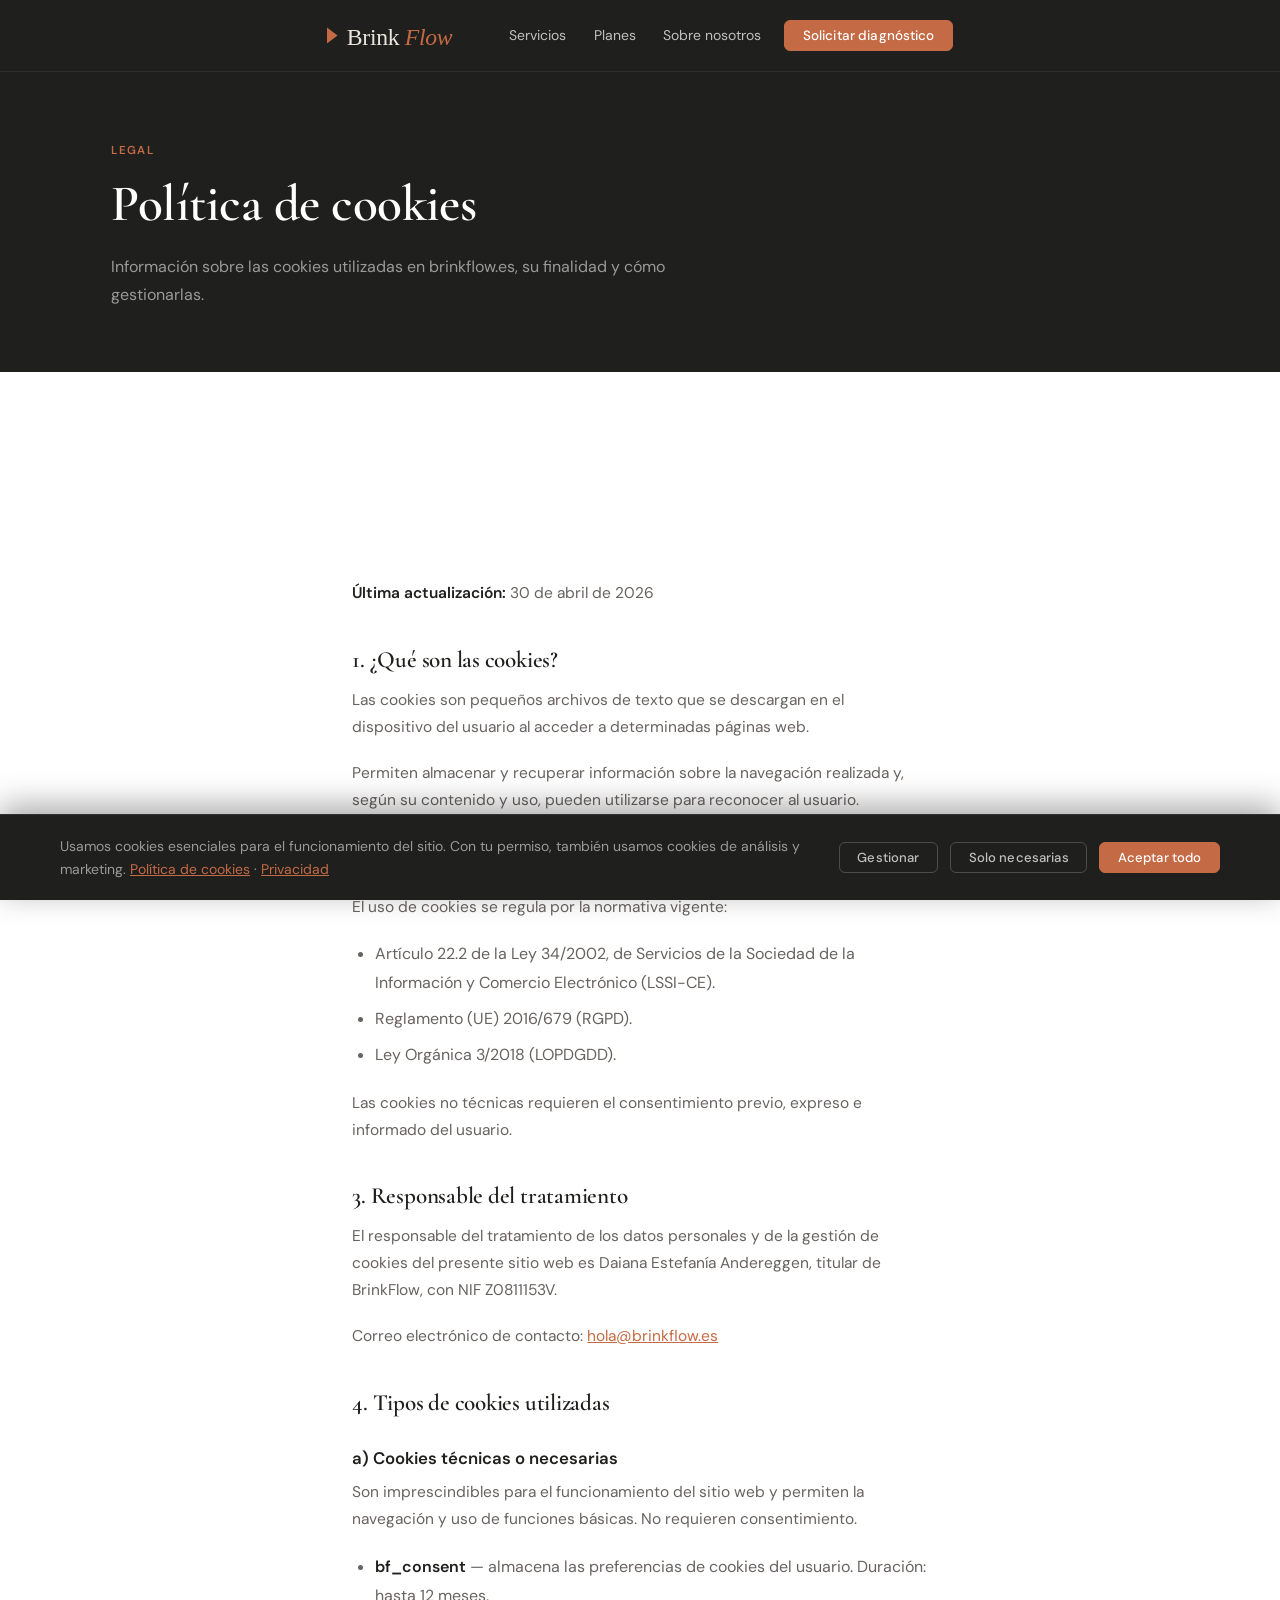
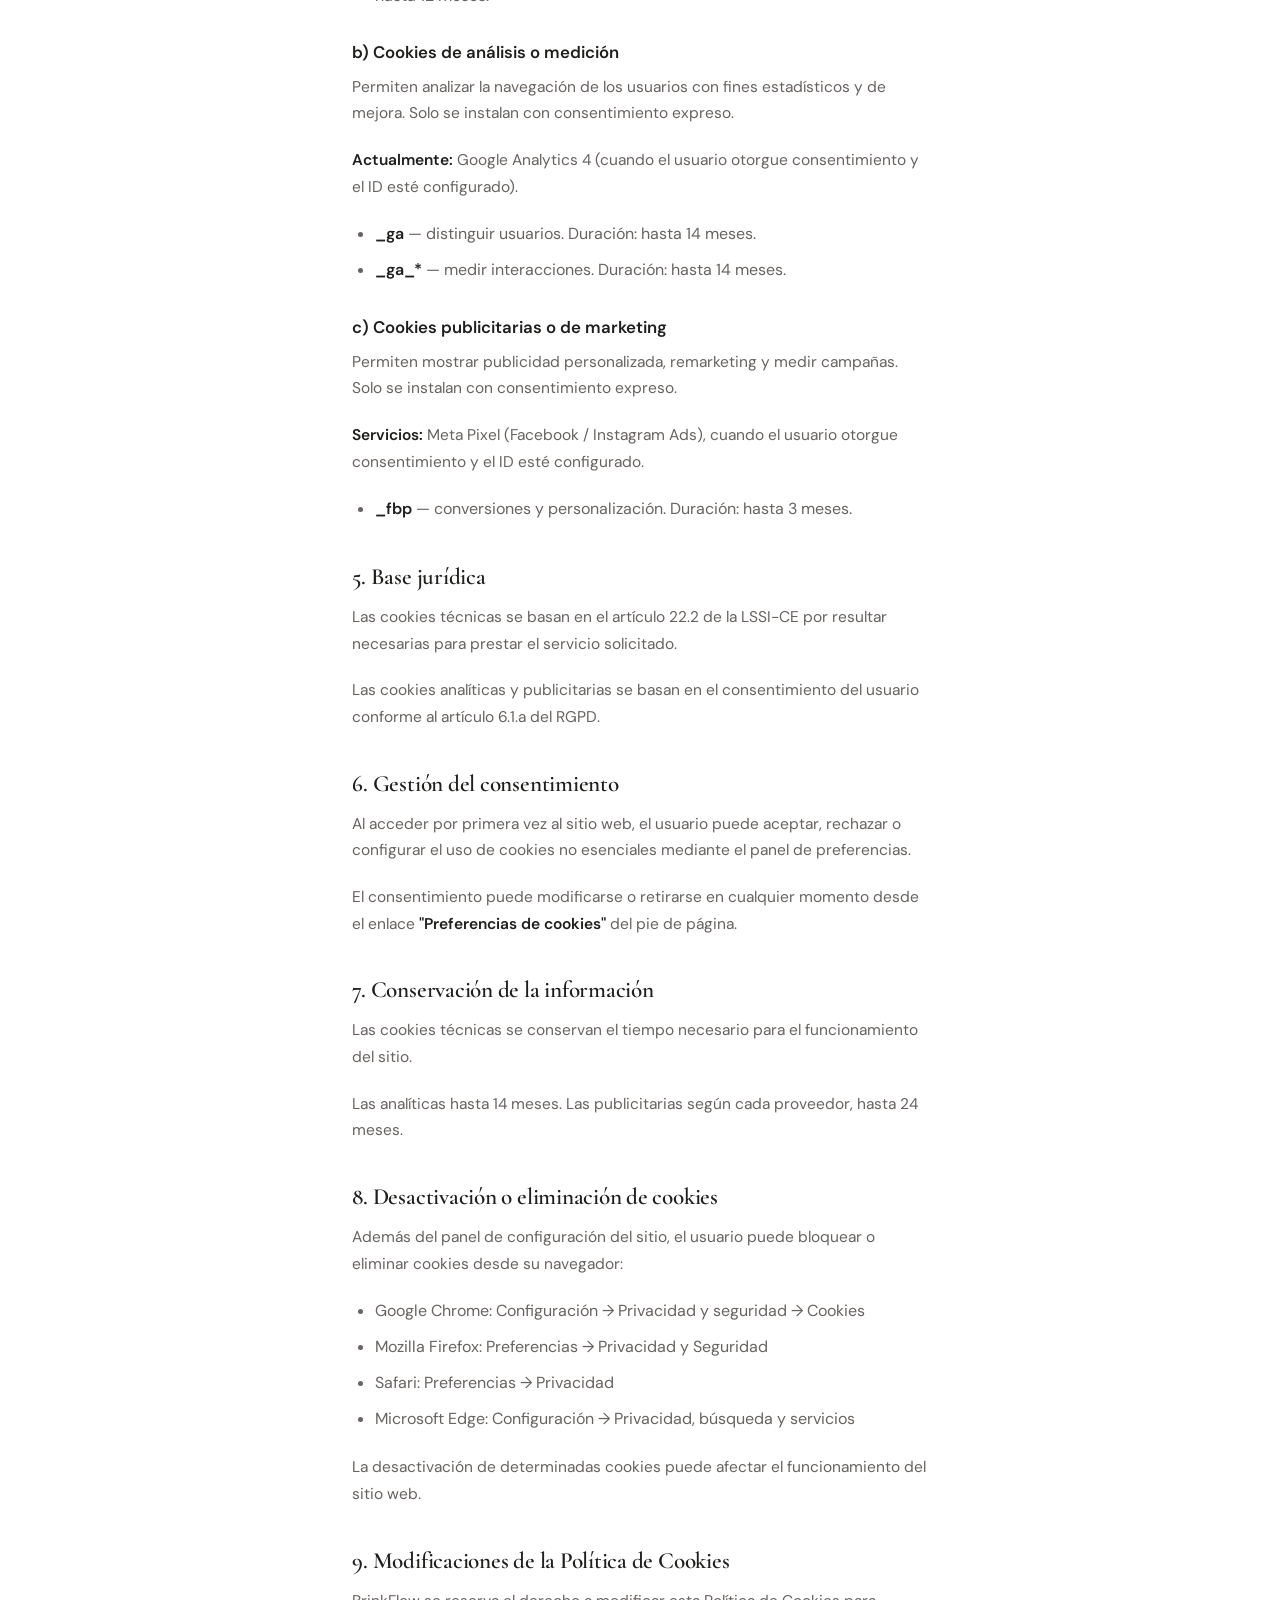
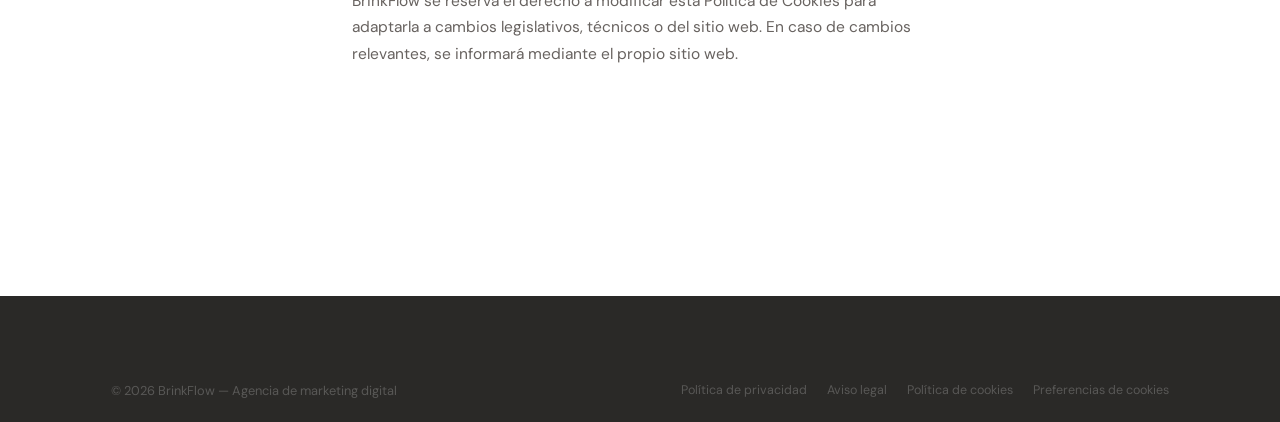
<file: cookies/index.html>
<!DOCTYPE html>
<html lang="es">
<head>
  <meta charset="UTF-8" />
  <meta name="viewport" content="width=device-width, initial-scale=1.0" />
  <meta name="description" content="Política de cookies de BrinkFlow. Información sobre las cookies utilizadas, su finalidad y cómo gestionarlas." />
  <meta name="robots" content="index, follow, max-snippet:-1, max-image-preview:large, max-video-preview:-1" />
  <link rel="canonical" href="https://brinkflow.es/cookies/" />
  <title>Política de cookies | BrinkFlow</title>

  <link rel="preconnect" href="https://fonts.googleapis.com" />
  <link rel="preconnect" href="https://fonts.gstatic.com" crossorigin />
  <link href="https://fonts.googleapis.com/css2?family=Cormorant+Garamond:ital,wght@0,400;0,500;0,600;1,400;1,600&family=DM+Sans:wght@300;400;500;600&display=swap" rel="stylesheet" />
  <link rel="stylesheet" href="../assets/css/styles.css" />
  <link rel="icon" type="image/svg+xml" href="../assets/img/favicon.svg" />
  <link rel="manifest" href="../site.webmanifest" />

  <script>
    window.dataLayer=window.dataLayer||[];
    function gtag(){dataLayer.push(arguments);}
    gtag('consent','default',{ad_storage:'denied',analytics_storage:'denied',ad_user_data:'denied',ad_personalization:'denied',functionality_storage:'granted',security_storage:'granted',wait_for_update:500});
    (function(){try{var c=JSON.parse(localStorage.getItem('bf_consent')||'null');if(c&&c.v==='1'){gtag('consent','update',{ad_storage:c.marketing?'granted':'denied',analytics_storage:c.analytics?'granted':'denied',ad_user_data:c.marketing?'granted':'denied',ad_personalization:c.marketing?'granted':'denied'});}}catch(e){}}());
  </script>

  <!-- Google tag (gtag.js) -->
  <script async src="https://www.googletagmanager.com/gtag/js?id=G-WDTGPQHV6L"></script>
  <script>
    window.dataLayer = window.dataLayer || [];
    function gtag(){dataLayer.push(arguments);}
    gtag('js', new Date());
    gtag('config', 'G-WDTGPQHV6L');
  </script>

  <!-- Google Tag Manager -->
  <script>(function(w,d,s,l,i){w[l]=w[l]||[];w[l].push({'gtm.start':
new Date().getTime(),event:'gtm.js'});var f=d.getElementsByTagName(s)[0],
j=d.createElement(s),dl=l!='dataLayer'?'&l='+l:'';j.async=true;j.src=
'https://www.googletagmanager.com/gtm.js?id='+i+dl;f.parentNode.insertBefore(j,f);
})(window,document,'script','dataLayer','GTM-PGWWG8X2');</script>
  <!-- End Google Tag Manager -->
</head>
<body>
  <!-- Google Tag Manager (noscript) -->
  <noscript><iframe src="https://www.googletagmanager.com/ns.html?id=GTM-PGWWG8X2"
height="0" width="0" style="display:none;visibility:hidden"></iframe></noscript>
  <!-- End Google Tag Manager (noscript) -->

  <header id="header" class="header">
    <div class="container">
      <nav class="nav" role="navigation" aria-label="Navegación principal">
        <a href="/" class="nav__logo" aria-label="BrinkFlow — inicio">
          <img src="../assets/img/logo-brinkflow.svg" alt="BrinkFlow" class="nav__logo-img" width="140" height="36" />
        </a>
        <ul class="nav__links" role="list">
          <li><a href="/#servicios" class="nav__link">Servicios</a></li>
          <li><a href="/#planes"    class="nav__link">Planes</a></li>
          <li><a href="/#nosotros"  class="nav__link">Sobre nosotros</a></li>
          <li><a href="/#contacto"  class="btn btn--nav">Solicitar diagnóstico</a></li>
        </ul>
        <button class="nav__toggle" id="navToggle" aria-label="Abrir menú" aria-expanded="false" aria-controls="mobileMenu">
          <span></span><span></span><span></span>
        </button>
      </nav>
    </div>
    <div class="mobile-menu" id="mobileMenu" aria-hidden="true">
      <div class="mobile-menu__inner">
        <ul role="list">
          <li><a href="/#servicios">Servicios</a></li>
          <li><a href="/#planes">Planes</a></li>
          <li><a href="/#nosotros">Sobre nosotros</a></li>
          <li><a href="/#contacto">Solicitar diagnóstico</a></li>
        </ul>
      </div>
    </div>
  </header>

  <main>

    <section class="page-hero" aria-labelledby="page-title">
      <div class="container">
        <span class="page-hero__eyebrow">Legal</span>
        <h1 id="page-title" class="page-hero__title">Política de cookies</h1>
        <p class="page-hero__lead">Información sobre las cookies utilizadas en brinkflow.es, su finalidad y cómo gestionarlas.</p>
      </div>
    </section>

    <section class="section bg-white">
      <div class="container container--narrow">
        <div class="legal-body">

          <p><strong>Última actualización:</strong> 30 de abril de 2026</p>

          <h2>1. ¿Qué son las cookies?</h2>
          <p>Las cookies son pequeños archivos de texto que se descargan en el dispositivo del usuario al acceder a determinadas páginas web.</p>
          <p>Permiten almacenar y recuperar información sobre la navegación realizada y, según su contenido y uso, pueden utilizarse para reconocer al usuario.</p>

          <h2>2. Normativa aplicable</h2>
          <p>El uso de cookies se regula por la normativa vigente:</p>
          <ul>
            <li>Artículo 22.2 de la Ley 34/2002, de Servicios de la Sociedad de la Información y Comercio Electrónico (LSSI-CE).</li>
            <li>Reglamento (UE) 2016/679 (RGPD).</li>
            <li>Ley Orgánica 3/2018 (LOPDGDD).</li>
          </ul>
          <p>Las cookies no técnicas requieren el consentimiento previo, expreso e informado del usuario.</p>

          <h2>3. Responsable del tratamiento</h2>
          <p>El responsable del tratamiento de los datos personales y de la gestión de cookies del presente sitio web es Daiana Estefanía Andereggen, titular de BrinkFlow, con NIF Z0811153V.</p>
          <p>Correo electrónico de contacto: <a href="mailto:hola@brinkflow.es">hola@brinkflow.es</a></p>

          <h2>4. Tipos de cookies utilizadas</h2>

          <h3>a) Cookies técnicas o necesarias</h3>
          <p>Son imprescindibles para el funcionamiento del sitio web y permiten la navegación y uso de funciones básicas. No requieren consentimiento.</p>
          <ul>
            <li><strong>bf_consent</strong> — almacena las preferencias de cookies del usuario. Duración: hasta 12 meses.</li>
          </ul>

          <h3>b) Cookies de análisis o medición</h3>
          <p>Permiten analizar la navegación de los usuarios con fines estadísticos y de mejora. Solo se instalan con consentimiento expreso.</p>
          <p><strong>Actualmente:</strong> Google Analytics 4 (cuando el usuario otorgue consentimiento y el ID esté configurado).</p>
          <ul>
            <li><strong>_ga</strong> — distinguir usuarios. Duración: hasta 14 meses.</li>
            <li><strong>_ga_*</strong> — medir interacciones. Duración: hasta 14 meses.</li>
          </ul>

          <h3>c) Cookies publicitarias o de marketing</h3>
          <p>Permiten mostrar publicidad personalizada, remarketing y medir campañas. Solo se instalan con consentimiento expreso.</p>
          <p><strong>Servicios:</strong> Meta Pixel (Facebook / Instagram Ads), cuando el usuario otorgue consentimiento y el ID esté configurado.</p>
          <ul>
            <li><strong>_fbp</strong> — conversiones y personalización. Duración: hasta 3 meses.</li>
          </ul>

          <h2>5. Base jurídica</h2>
          <p>Las cookies técnicas se basan en el artículo 22.2 de la LSSI-CE por resultar necesarias para prestar el servicio solicitado.</p>
          <p>Las cookies analíticas y publicitarias se basan en el consentimiento del usuario conforme al artículo 6.1.a del RGPD.</p>

          <h2>6. Gestión del consentimiento</h2>
          <p>Al acceder por primera vez al sitio web, el usuario puede aceptar, rechazar o configurar el uso de cookies no esenciales mediante el panel de preferencias.</p>
          <p>El consentimiento puede modificarse o retirarse en cualquier momento desde el enlace <strong>"Preferencias de cookies"</strong> del pie de página.</p>

          <h2>7. Conservación de la información</h2>
          <p>Las cookies técnicas se conservan el tiempo necesario para el funcionamiento del sitio.</p>
          <p>Las analíticas hasta 14 meses. Las publicitarias según cada proveedor, hasta 24 meses.</p>

          <h2>8. Desactivación o eliminación de cookies</h2>
          <p>Además del panel de configuración del sitio, el usuario puede bloquear o eliminar cookies desde su navegador:</p>
          <ul>
            <li>Google Chrome: Configuración → Privacidad y seguridad → Cookies</li>
            <li>Mozilla Firefox: Preferencias → Privacidad y Seguridad</li>
            <li>Safari: Preferencias → Privacidad</li>
            <li>Microsoft Edge: Configuración → Privacidad, búsqueda y servicios</li>
          </ul>
          <p>La desactivación de determinadas cookies puede afectar el funcionamiento del sitio web.</p>

          <h2>9. Modificaciones de la Política de Cookies</h2>
          <p>BrinkFlow se reserva el derecho a modificar esta Política de Cookies para adaptarla a cambios legislativos, técnicos o del sitio web. En caso de cambios relevantes, se informará mediante el propio sitio web.</p>

        </div>
      </div>
    </section>

  </main>

  <footer class="footer" role="contentinfo">
    <div class="container">
      <div class="footer__bottom">
        <p>© 2026 BrinkFlow — Agencia de marketing digital</p>
        <div class="footer__legal">
          <a href="/privacidad/">Política de privacidad</a>
          <a href="/legal/">Aviso legal</a>
          <a href="/cookies/">Política de cookies</a>
          <a href="#" data-cookie-settings>Preferencias de cookies</a>
        </div>
      </div>
    </div>
  </footer>

  <div id="cookieBanner" class="cookie-banner" role="dialog" aria-modal="true" aria-label="Aviso de cookies" aria-live="polite" aria-atomic="true">
    <div class="cookie-banner__inner">
      <div class="cookie-banner__text">
        <p>Usamos cookies esenciales para el funcionamiento del sitio. Con tu permiso, también usamos cookies de análisis y marketing.
          <a href="/cookies/">Política de cookies</a> · <a href="/privacidad/">Privacidad</a></p>
      </div>
      <div class="cookie-banner__actions">
        <button id="cookieManage"  class="btn btn--ghost btn--sm">Gestionar</button>
        <button id="cookieDecline" class="btn btn--ghost btn--sm">Solo necesarias</button>
        <button id="cookieAccept"  class="btn btn--primary btn--sm">Aceptar todo</button>
      </div>
    </div>
  </div>

  <script src="../assets/js/main.js" defer></script>
</body>
</html>
</file>
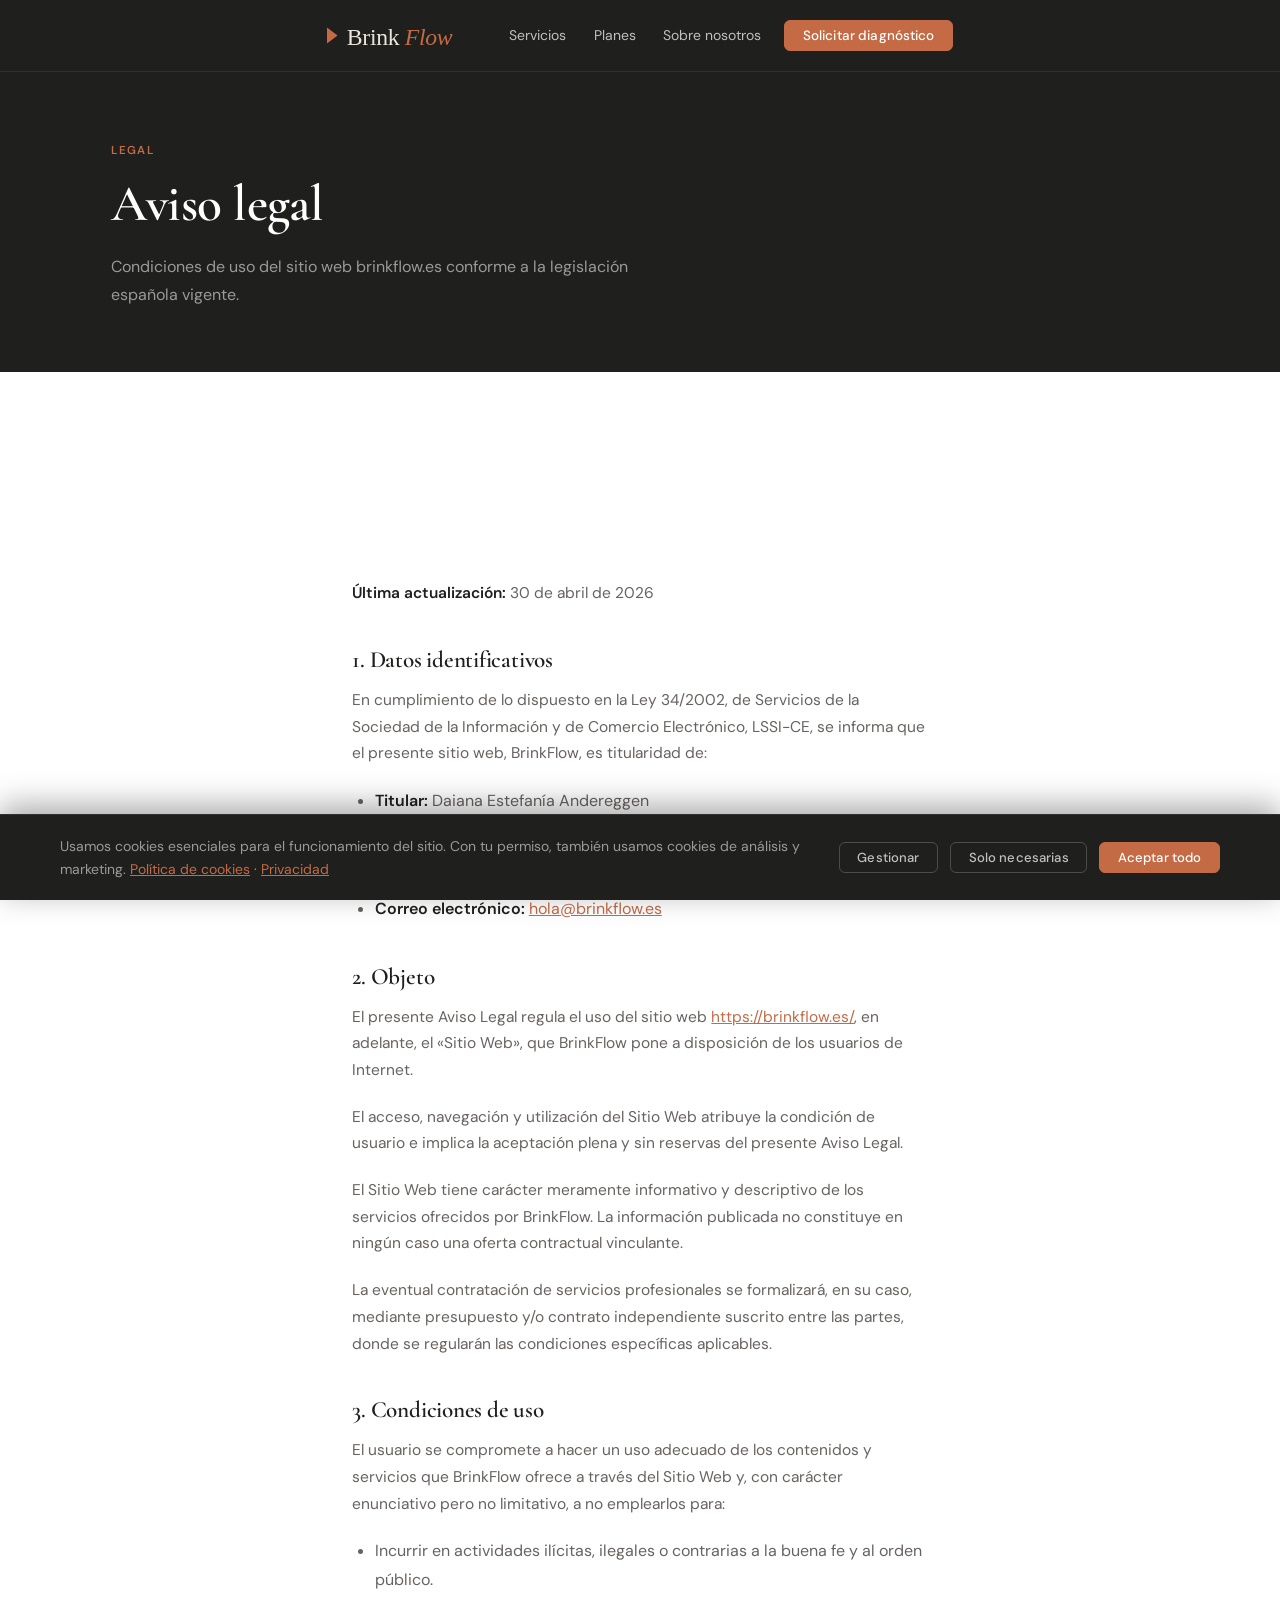
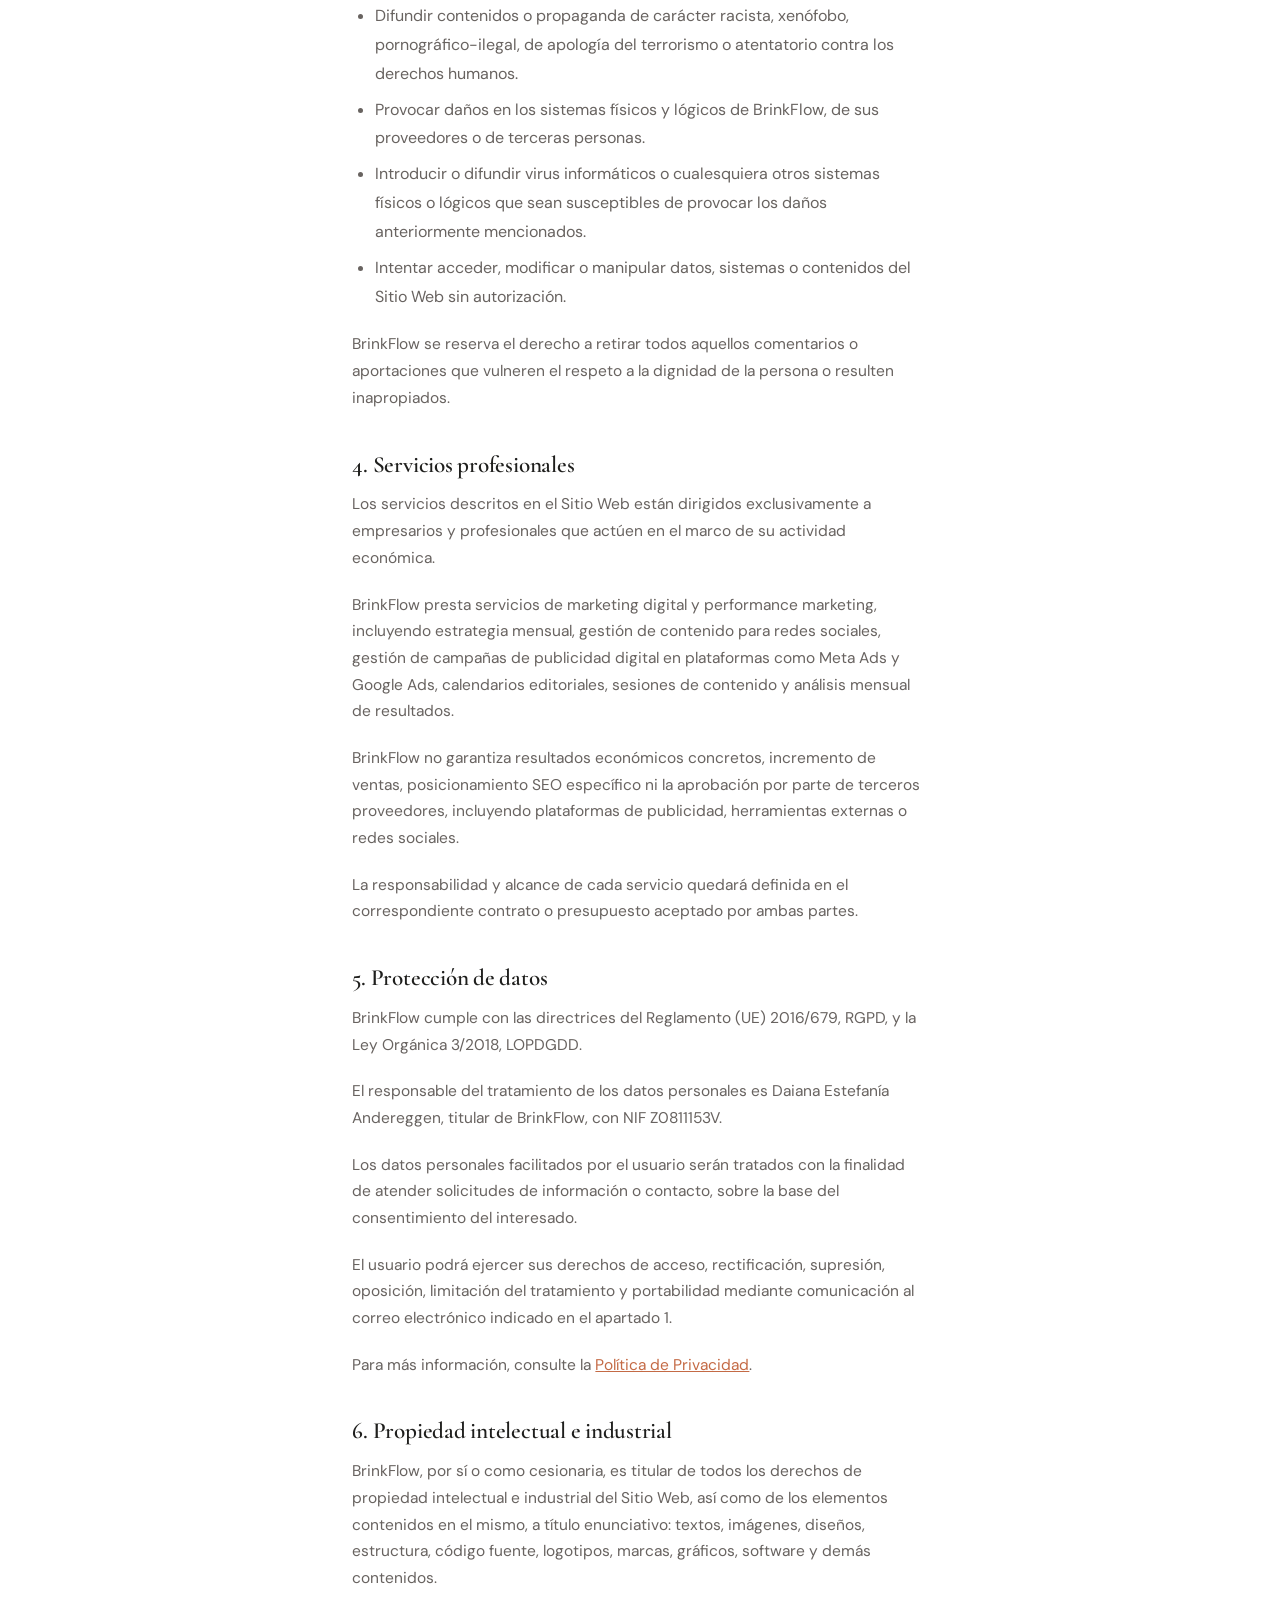
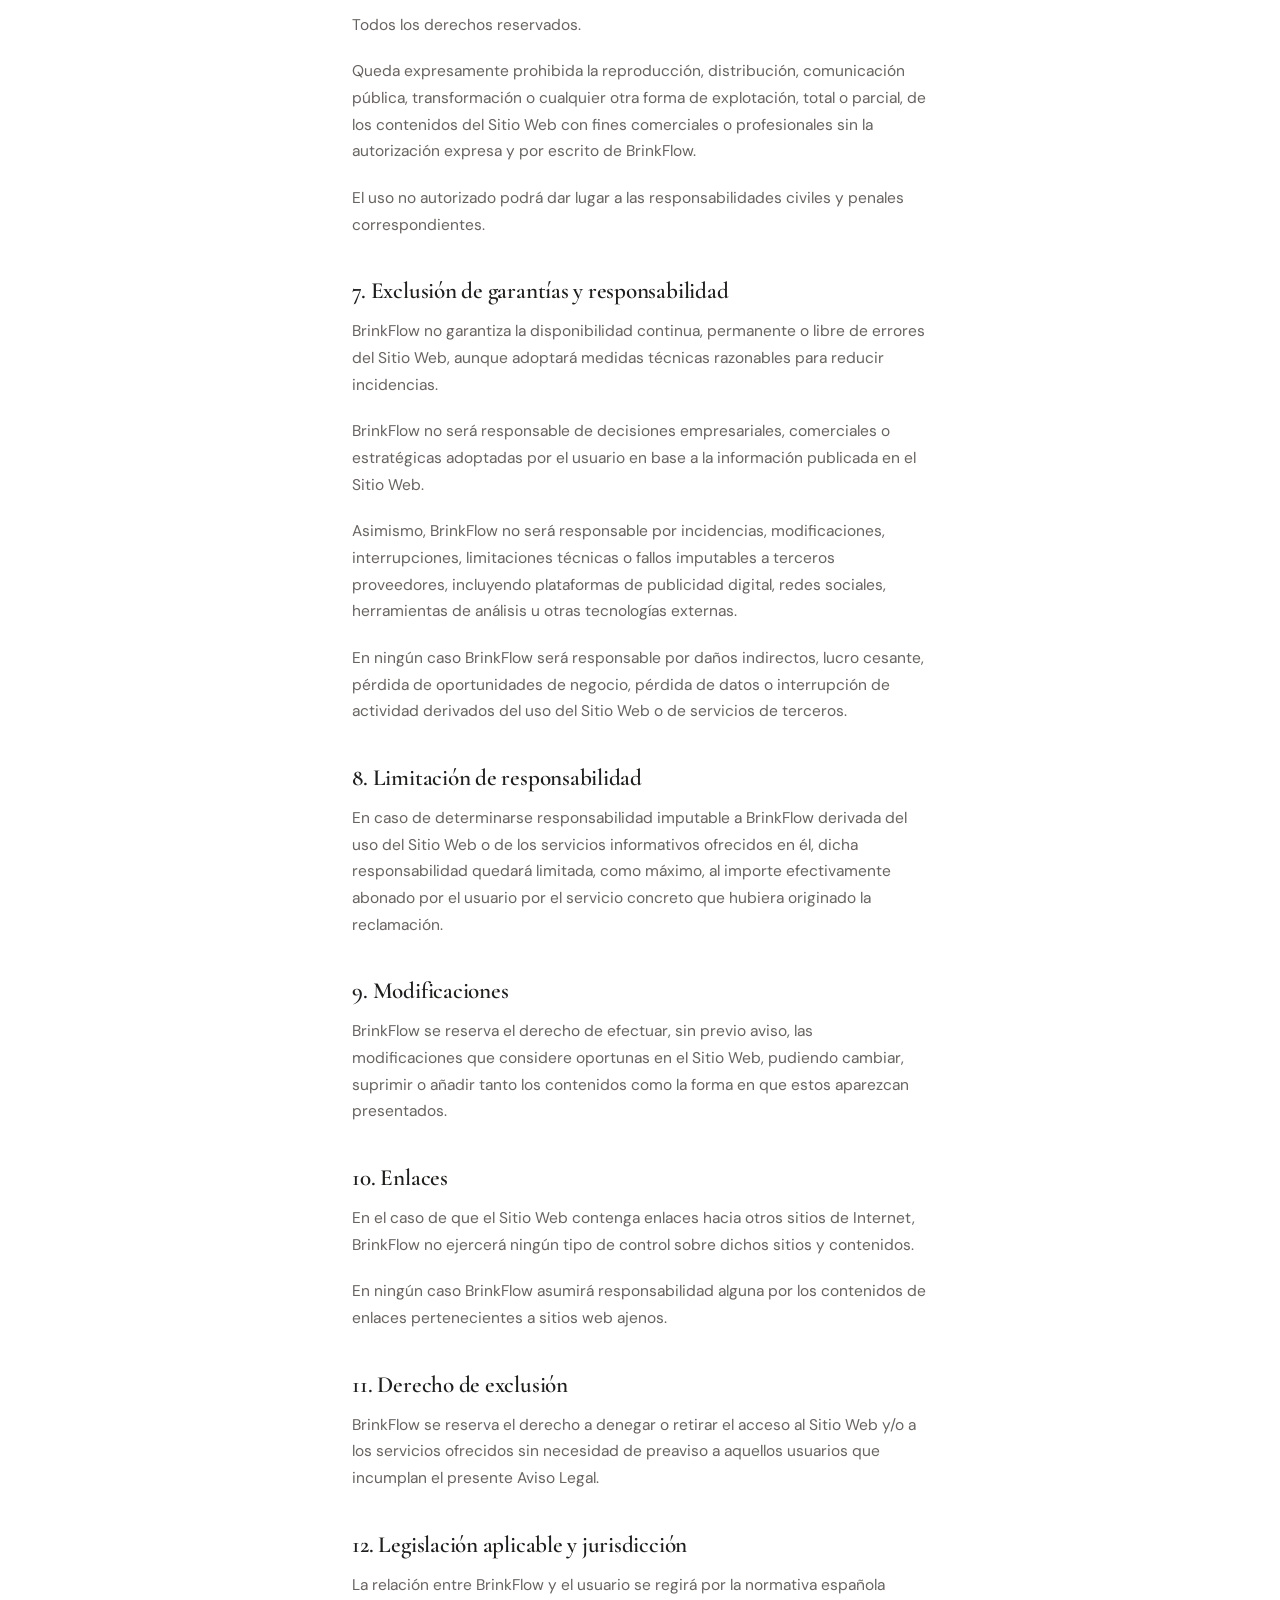
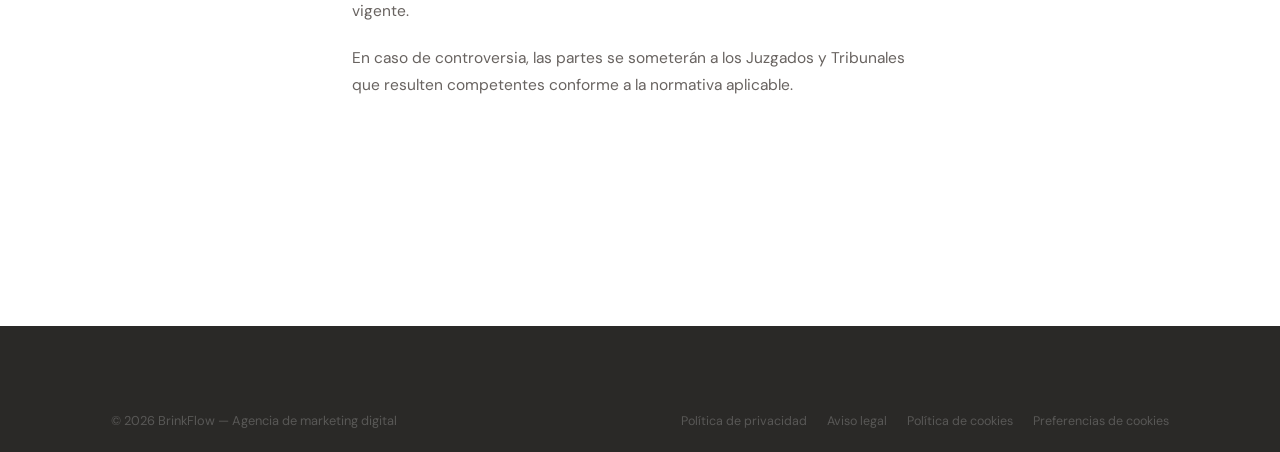
<file: legal/index.html>
<!DOCTYPE html>
<html lang="es">
<head>
  <meta charset="UTF-8" />
  <meta name="viewport" content="width=device-width, initial-scale=1.0" />
  <meta name="description" content="Aviso legal de BrinkFlow. Información sobre las condiciones de uso del sitio web y propiedad intelectual." />
  <meta name="robots" content="index, follow, max-snippet:-1, max-image-preview:large, max-video-preview:-1" />
  <link rel="canonical" href="https://brinkflow.es/legal/" />
  <title>Aviso legal | BrinkFlow</title>

  <link rel="preconnect" href="https://fonts.googleapis.com" />
  <link rel="preconnect" href="https://fonts.gstatic.com" crossorigin />
  <link href="https://fonts.googleapis.com/css2?family=Cormorant+Garamond:ital,wght@0,400;0,500;0,600;1,400;1,600&family=DM+Sans:wght@300;400;500;600&display=swap" rel="stylesheet" />
  <link rel="stylesheet" href="../assets/css/styles.css" />
  <link rel="icon" type="image/svg+xml" href="../assets/img/favicon.svg" />
  <link rel="manifest" href="../site.webmanifest" />

  <script>
    window.dataLayer=window.dataLayer||[];
    function gtag(){dataLayer.push(arguments);}
    gtag('consent','default',{ad_storage:'denied',analytics_storage:'denied',ad_user_data:'denied',ad_personalization:'denied',functionality_storage:'granted',security_storage:'granted',wait_for_update:500});
    (function(){try{var c=JSON.parse(localStorage.getItem('bf_consent')||'null');if(c&&c.v==='1'){gtag('consent','update',{ad_storage:c.marketing?'granted':'denied',analytics_storage:c.analytics?'granted':'denied',ad_user_data:c.marketing?'granted':'denied',ad_personalization:c.marketing?'granted':'denied'});}}catch(e){}}());
  </script>

  <!-- Google tag (gtag.js) -->
  <script async src="https://www.googletagmanager.com/gtag/js?id=G-WDTGPQHV6L"></script>
  <script>
    window.dataLayer = window.dataLayer || [];
    function gtag(){dataLayer.push(arguments);}
    gtag('js', new Date());
    gtag('config', 'G-WDTGPQHV6L');
  </script>

  <!-- Google Tag Manager -->
  <script>(function(w,d,s,l,i){w[l]=w[l]||[];w[l].push({'gtm.start':
new Date().getTime(),event:'gtm.js'});var f=d.getElementsByTagName(s)[0],
j=d.createElement(s),dl=l!='dataLayer'?'&l='+l:'';j.async=true;j.src=
'https://www.googletagmanager.com/gtm.js?id='+i+dl;f.parentNode.insertBefore(j,f);
})(window,document,'script','dataLayer','GTM-PGWWG8X2');</script>
  <!-- End Google Tag Manager -->
</head>
<body>
  <!-- Google Tag Manager (noscript) -->
  <noscript><iframe src="https://www.googletagmanager.com/ns.html?id=GTM-PGWWG8X2"
height="0" width="0" style="display:none;visibility:hidden"></iframe></noscript>
  <!-- End Google Tag Manager (noscript) -->

  <header id="header" class="header">
    <div class="container">
      <nav class="nav" role="navigation" aria-label="Navegación principal">
        <a href="/" class="nav__logo" aria-label="BrinkFlow — inicio">
          <img src="../assets/img/logo-brinkflow.svg" alt="BrinkFlow" class="nav__logo-img" width="140" height="36" />
        </a>
        <ul class="nav__links" role="list">
          <li><a href="/#servicios" class="nav__link">Servicios</a></li>
          <li><a href="/#planes"    class="nav__link">Planes</a></li>
          <li><a href="/#nosotros"  class="nav__link">Sobre nosotros</a></li>
          <li><a href="/#contacto"  class="btn btn--nav">Solicitar diagnóstico</a></li>
        </ul>
        <button class="nav__toggle" id="navToggle" aria-label="Abrir menú" aria-expanded="false" aria-controls="mobileMenu">
          <span></span><span></span><span></span>
        </button>
      </nav>
    </div>
    <div class="mobile-menu" id="mobileMenu" aria-hidden="true">
      <div class="mobile-menu__inner">
        <ul role="list">
          <li><a href="/#servicios">Servicios</a></li>
          <li><a href="/#planes">Planes</a></li>
          <li><a href="/#nosotros">Sobre nosotros</a></li>
          <li><a href="/#contacto">Solicitar diagnóstico</a></li>
        </ul>
      </div>
    </div>
  </header>

  <main>

    <section class="page-hero" aria-labelledby="page-title">
      <div class="container">
        <span class="page-hero__eyebrow">Legal</span>
        <h1 id="page-title" class="page-hero__title">Aviso legal</h1>
        <p class="page-hero__lead">Condiciones de uso del sitio web brinkflow.es conforme a la legislación española vigente.</p>
      </div>
    </section>

    <section class="section bg-white">
      <div class="container container--narrow">
        <div class="legal-body">

          <p><strong>Última actualización:</strong> 30 de abril de 2026</p>

          <h2>1. Datos identificativos</h2>
          <p>En cumplimiento de lo dispuesto en la Ley 34/2002, de Servicios de la Sociedad de la Información y de Comercio Electrónico, LSSI-CE, se informa que el presente sitio web, BrinkFlow, es titularidad de:</p>
          <ul>
            <li><strong>Titular:</strong> Daiana Estefanía Andereggen</li>
            <li><strong>Nombre comercial:</strong> BrinkFlow</li>
            <li><strong>NIF:</strong> Z0811153V</li>
            <li><strong>Correo electrónico:</strong> <a href="mailto:hola@brinkflow.es">hola@brinkflow.es</a></li>
          </ul>

          <h2>2. Objeto</h2>
          <p>El presente Aviso Legal regula el uso del sitio web <a href="https://brinkflow.es/" target="_blank" rel="noopener">https://brinkflow.es/</a>, en adelante, el «Sitio Web», que BrinkFlow pone a disposición de los usuarios de Internet.</p>
          <p>El acceso, navegación y utilización del Sitio Web atribuye la condición de usuario e implica la aceptación plena y sin reservas del presente Aviso Legal.</p>
          <p>El Sitio Web tiene carácter meramente informativo y descriptivo de los servicios ofrecidos por BrinkFlow. La información publicada no constituye en ningún caso una oferta contractual vinculante.</p>
          <p>La eventual contratación de servicios profesionales se formalizará, en su caso, mediante presupuesto y/o contrato independiente suscrito entre las partes, donde se regularán las condiciones específicas aplicables.</p>

          <h2>3. Condiciones de uso</h2>
          <p>El usuario se compromete a hacer un uso adecuado de los contenidos y servicios que BrinkFlow ofrece a través del Sitio Web y, con carácter enunciativo pero no limitativo, a no emplearlos para:</p>
          <ul>
            <li>Incurrir en actividades ilícitas, ilegales o contrarias a la buena fe y al orden público.</li>
            <li>Difundir contenidos o propaganda de carácter racista, xenófobo, pornográfico-ilegal, de apología del terrorismo o atentatorio contra los derechos humanos.</li>
            <li>Provocar daños en los sistemas físicos y lógicos de BrinkFlow, de sus proveedores o de terceras personas.</li>
            <li>Introducir o difundir virus informáticos o cualesquiera otros sistemas físicos o lógicos que sean susceptibles de provocar los daños anteriormente mencionados.</li>
            <li>Intentar acceder, modificar o manipular datos, sistemas o contenidos del Sitio Web sin autorización.</li>
          </ul>
          <p>BrinkFlow se reserva el derecho a retirar todos aquellos comentarios o aportaciones que vulneren el respeto a la dignidad de la persona o resulten inapropiados.</p>

          <h2>4. Servicios profesionales</h2>
          <p>Los servicios descritos en el Sitio Web están dirigidos exclusivamente a empresarios y profesionales que actúen en el marco de su actividad económica.</p>
          <p>BrinkFlow presta servicios de marketing digital y performance marketing, incluyendo estrategia mensual, gestión de contenido para redes sociales, gestión de campañas de publicidad digital en plataformas como Meta Ads y Google Ads, calendarios editoriales, sesiones de contenido y análisis mensual de resultados.</p>
          <p>BrinkFlow no garantiza resultados económicos concretos, incremento de ventas, posicionamiento SEO específico ni la aprobación por parte de terceros proveedores, incluyendo plataformas de publicidad, herramientas externas o redes sociales.</p>
          <p>La responsabilidad y alcance de cada servicio quedará definida en el correspondiente contrato o presupuesto aceptado por ambas partes.</p>

          <h2>5. Protección de datos</h2>
          <p>BrinkFlow cumple con las directrices del Reglamento (UE) 2016/679, RGPD, y la Ley Orgánica 3/2018, LOPDGDD.</p>
          <p>El responsable del tratamiento de los datos personales es Daiana Estefanía Andereggen, titular de BrinkFlow, con NIF Z0811153V.</p>
          <p>Los datos personales facilitados por el usuario serán tratados con la finalidad de atender solicitudes de información o contacto, sobre la base del consentimiento del interesado.</p>
          <p>El usuario podrá ejercer sus derechos de acceso, rectificación, supresión, oposición, limitación del tratamiento y portabilidad mediante comunicación al correo electrónico indicado en el apartado 1.</p>
          <p>Para más información, consulte la <a href="/privacidad/">Política de Privacidad</a>.</p>

          <h2>6. Propiedad intelectual e industrial</h2>
          <p>BrinkFlow, por sí o como cesionaria, es titular de todos los derechos de propiedad intelectual e industrial del Sitio Web, así como de los elementos contenidos en el mismo, a título enunciativo: textos, imágenes, diseños, estructura, código fuente, logotipos, marcas, gráficos, software y demás contenidos.</p>
          <p>Todos los derechos reservados.</p>
          <p>Queda expresamente prohibida la reproducción, distribución, comunicación pública, transformación o cualquier otra forma de explotación, total o parcial, de los contenidos del Sitio Web con fines comerciales o profesionales sin la autorización expresa y por escrito de BrinkFlow.</p>
          <p>El uso no autorizado podrá dar lugar a las responsabilidades civiles y penales correspondientes.</p>

          <h2>7. Exclusión de garantías y responsabilidad</h2>
          <p>BrinkFlow no garantiza la disponibilidad continua, permanente o libre de errores del Sitio Web, aunque adoptará medidas técnicas razonables para reducir incidencias.</p>
          <p>BrinkFlow no será responsable de decisiones empresariales, comerciales o estratégicas adoptadas por el usuario en base a la información publicada en el Sitio Web.</p>
          <p>Asimismo, BrinkFlow no será responsable por incidencias, modificaciones, interrupciones, limitaciones técnicas o fallos imputables a terceros proveedores, incluyendo plataformas de publicidad digital, redes sociales, herramientas de análisis u otras tecnologías externas.</p>
          <p>En ningún caso BrinkFlow será responsable por daños indirectos, lucro cesante, pérdida de oportunidades de negocio, pérdida de datos o interrupción de actividad derivados del uso del Sitio Web o de servicios de terceros.</p>

          <h2>8. Limitación de responsabilidad</h2>
          <p>En caso de determinarse responsabilidad imputable a BrinkFlow derivada del uso del Sitio Web o de los servicios informativos ofrecidos en él, dicha responsabilidad quedará limitada, como máximo, al importe efectivamente abonado por el usuario por el servicio concreto que hubiera originado la reclamación.</p>

          <h2>9. Modificaciones</h2>
          <p>BrinkFlow se reserva el derecho de efectuar, sin previo aviso, las modificaciones que considere oportunas en el Sitio Web, pudiendo cambiar, suprimir o añadir tanto los contenidos como la forma en que estos aparezcan presentados.</p>

          <h2>10. Enlaces</h2>
          <p>En el caso de que el Sitio Web contenga enlaces hacia otros sitios de Internet, BrinkFlow no ejercerá ningún tipo de control sobre dichos sitios y contenidos.</p>
          <p>En ningún caso BrinkFlow asumirá responsabilidad alguna por los contenidos de enlaces pertenecientes a sitios web ajenos.</p>

          <h2>11. Derecho de exclusión</h2>
          <p>BrinkFlow se reserva el derecho a denegar o retirar el acceso al Sitio Web y/o a los servicios ofrecidos sin necesidad de preaviso a aquellos usuarios que incumplan el presente Aviso Legal.</p>

          <h2>12. Legislación aplicable y jurisdicción</h2>
          <p>La relación entre BrinkFlow y el usuario se regirá por la normativa española vigente.</p>
          <p>En caso de controversia, las partes se someterán a los Juzgados y Tribunales que resulten competentes conforme a la normativa aplicable.</p>

        </div>
      </div>
    </section>

  </main>

  <footer class="footer" role="contentinfo">
    <div class="container">
      <div class="footer__bottom">
        <p>© 2026 BrinkFlow — Agencia de marketing digital</p>
        <div class="footer__legal">
          <a href="/privacidad/">Política de privacidad</a>
          <a href="/legal/">Aviso legal</a>
          <a href="/cookies/">Política de cookies</a>
          <a href="#" data-cookie-settings>Preferencias de cookies</a>
        </div>
      </div>
    </div>
  </footer>

  <div id="cookieBanner" class="cookie-banner" role="dialog" aria-modal="true" aria-label="Aviso de cookies" aria-live="polite" aria-atomic="true">
    <div class="cookie-banner__inner">
      <div class="cookie-banner__text">
        <p>Usamos cookies esenciales para el funcionamiento del sitio. Con tu permiso, también usamos cookies de análisis y marketing.
          <a href="/cookies/">Política de cookies</a> · <a href="/privacidad/">Privacidad</a></p>
      </div>
      <div class="cookie-banner__actions">
        <button id="cookieManage"  class="btn btn--ghost btn--sm">Gestionar</button>
        <button id="cookieDecline" class="btn btn--ghost btn--sm">Solo necesarias</button>
        <button id="cookieAccept"  class="btn btn--primary btn--sm">Aceptar todo</button>
      </div>
    </div>
  </div>

  <script src="../assets/js/main.js" defer></script>
</body>
</html>
</file>
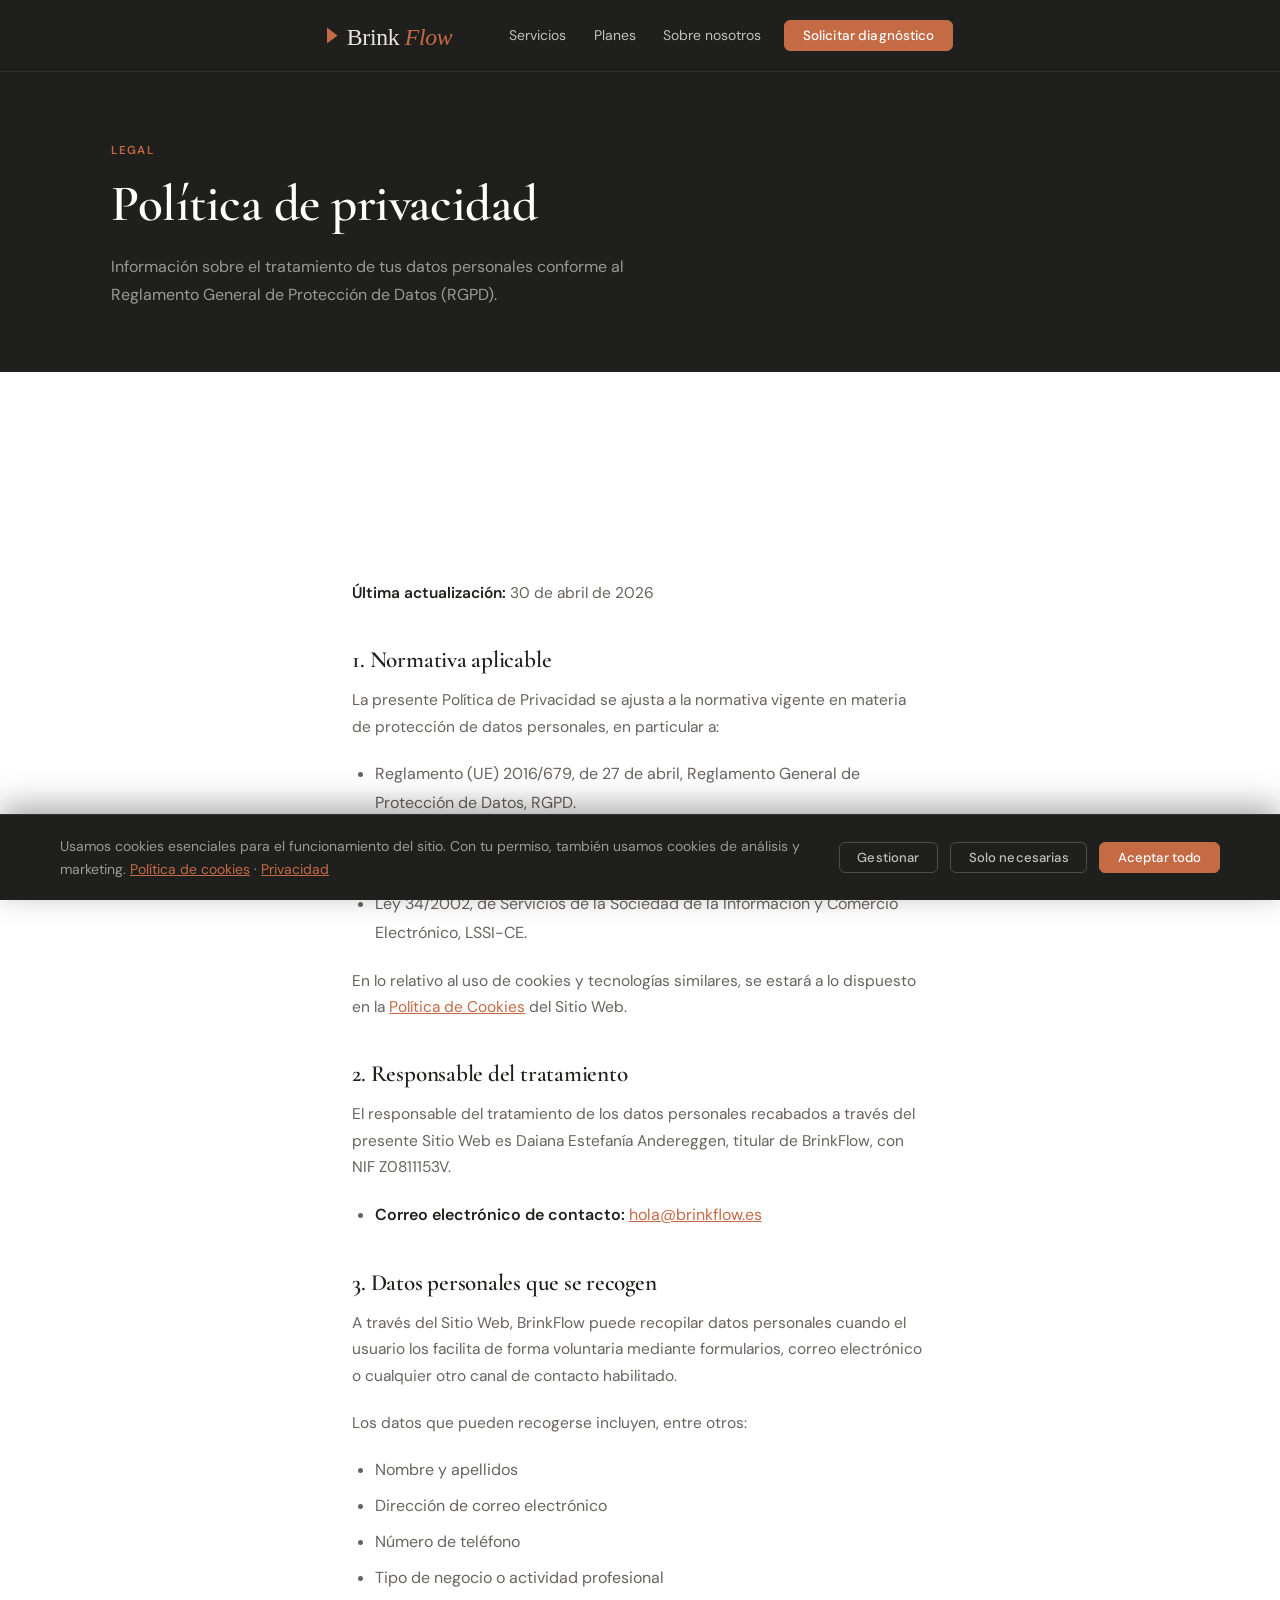
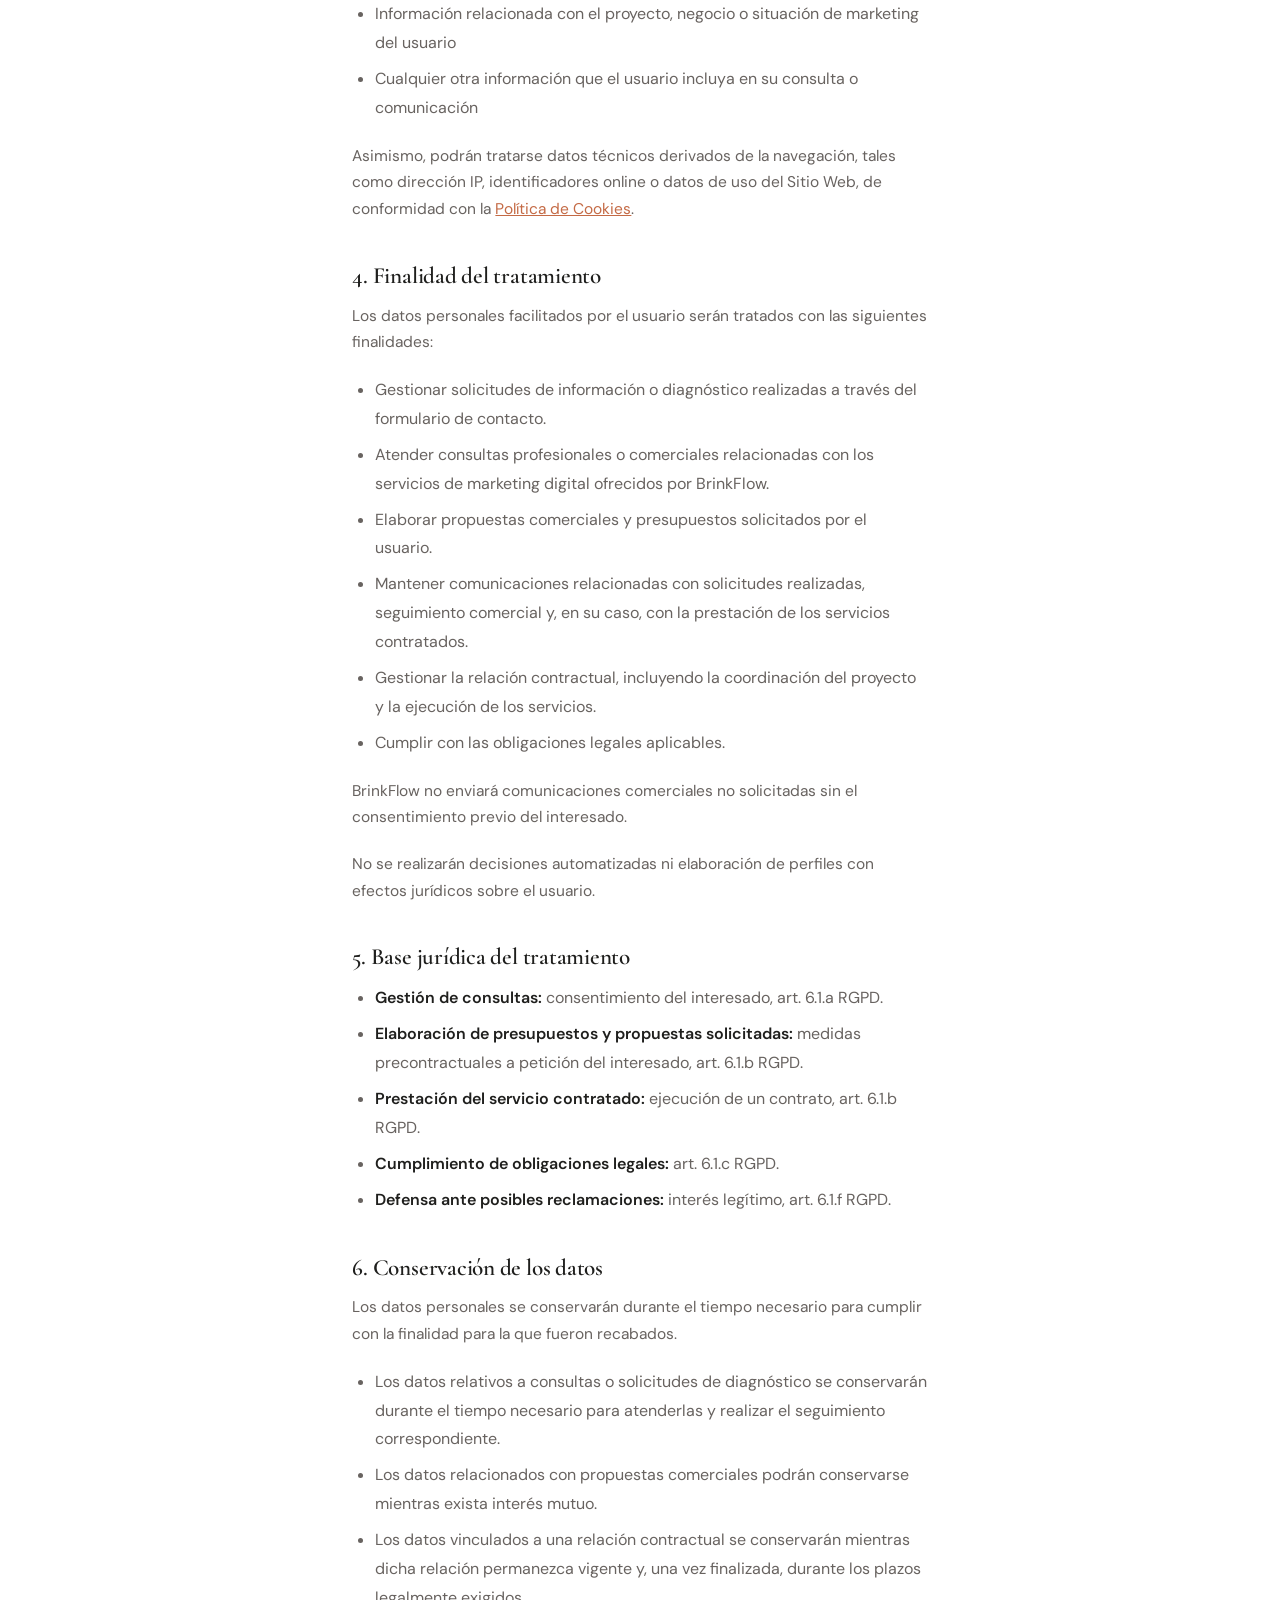
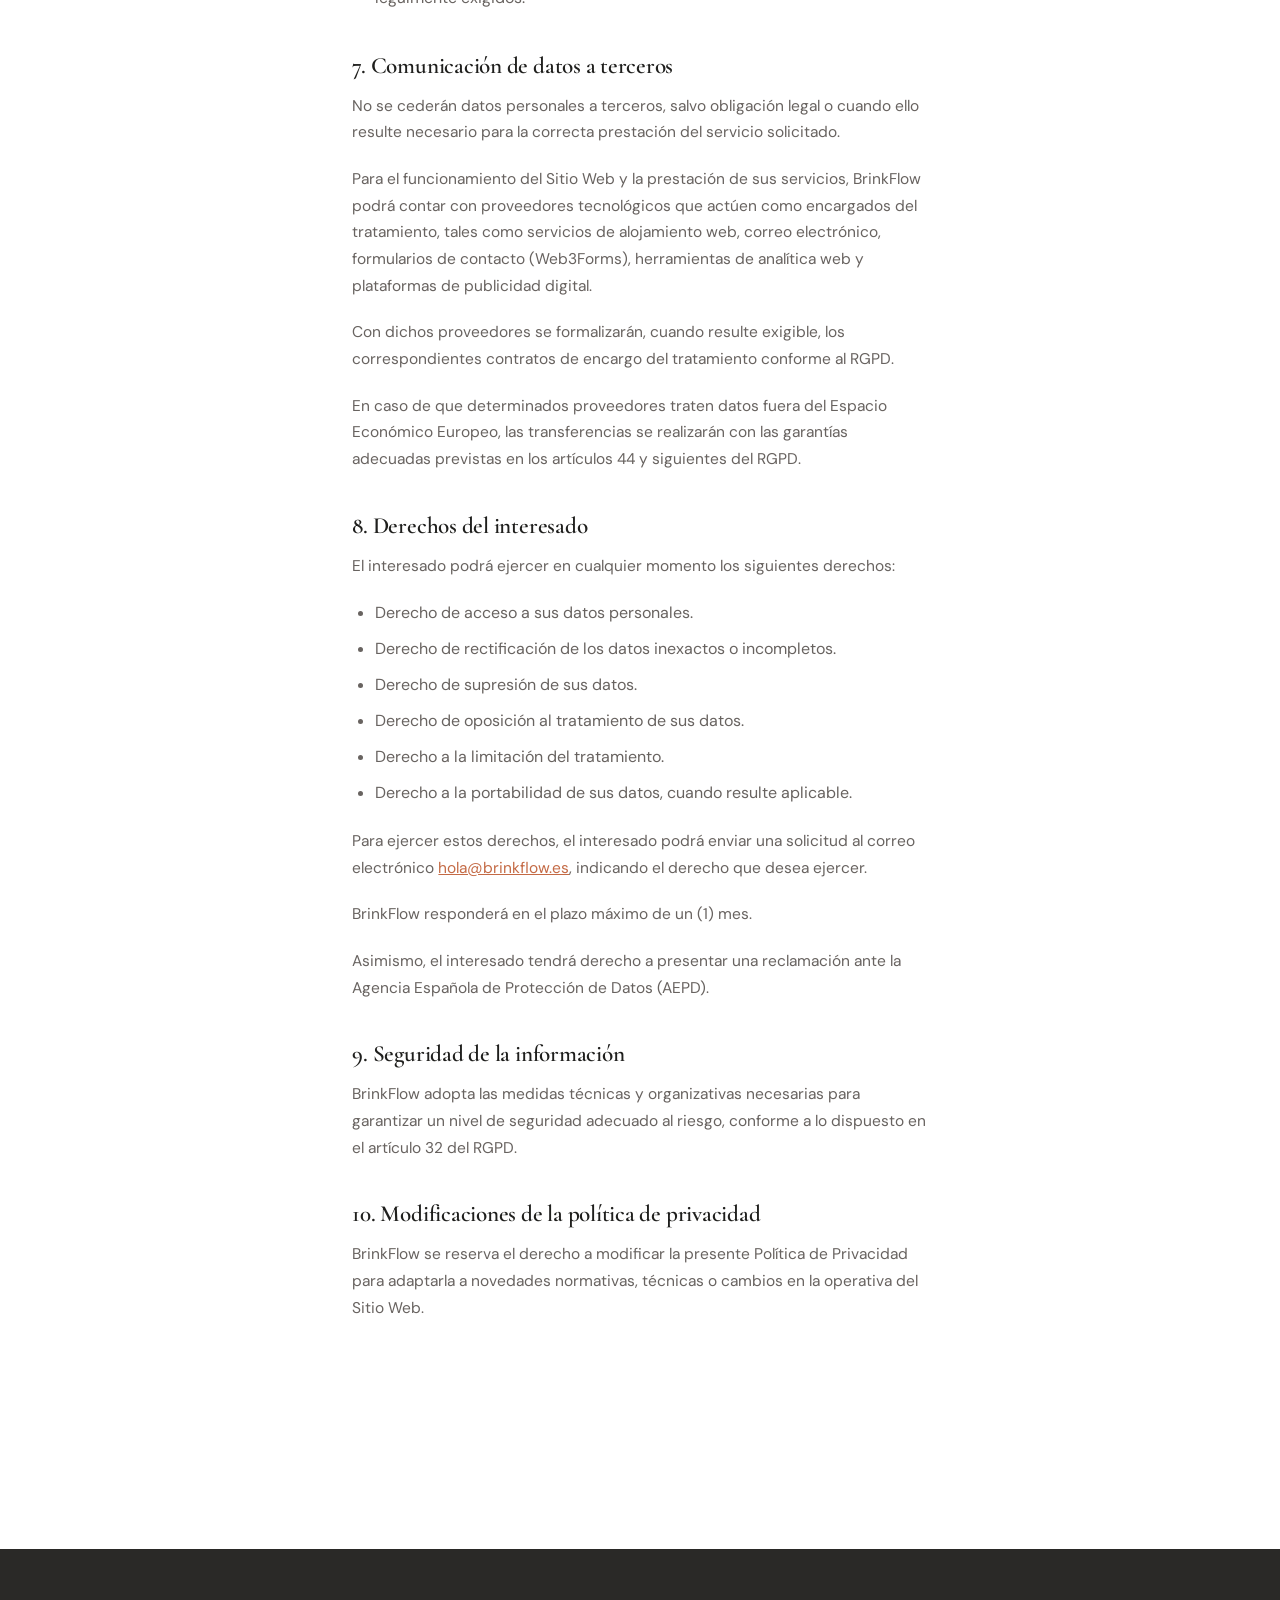
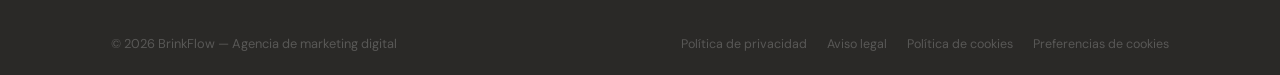
<file: privacidad/index.html>
<!DOCTYPE html>
<html lang="es">
<head>
  <meta charset="UTF-8" />
  <meta name="viewport" content="width=device-width, initial-scale=1.0" />
  <meta name="description" content="Política de privacidad de BrinkFlow. Información sobre el tratamiento de tus datos personales conforme al RGPD." />
  <meta name="robots" content="index, follow, max-snippet:-1, max-image-preview:large, max-video-preview:-1" />
  <link rel="canonical" href="https://brinkflow.es/privacidad/" />
  <title>Política de privacidad | BrinkFlow</title>

  <link rel="preconnect" href="https://fonts.googleapis.com" />
  <link rel="preconnect" href="https://fonts.gstatic.com" crossorigin />
  <link href="https://fonts.googleapis.com/css2?family=Cormorant+Garamond:ital,wght@0,400;0,500;0,600;1,400;1,600&family=DM+Sans:wght@300;400;500;600&display=swap" rel="stylesheet" />
  <link rel="stylesheet" href="../assets/css/styles.css" />
  <link rel="icon" type="image/svg+xml" href="../assets/img/favicon.svg" />
  <link rel="manifest" href="../site.webmanifest" />

  <script>
    window.dataLayer=window.dataLayer||[];
    function gtag(){dataLayer.push(arguments);}
    gtag('consent','default',{ad_storage:'denied',analytics_storage:'denied',ad_user_data:'denied',ad_personalization:'denied',functionality_storage:'granted',security_storage:'granted',wait_for_update:500});
    (function(){try{var c=JSON.parse(localStorage.getItem('bf_consent')||'null');if(c&&c.v==='1'){gtag('consent','update',{ad_storage:c.marketing?'granted':'denied',analytics_storage:c.analytics?'granted':'denied',ad_user_data:c.marketing?'granted':'denied',ad_personalization:c.marketing?'granted':'denied'});}}catch(e){}}());
  </script>

  <!-- Google tag (gtag.js) -->
  <script async src="https://www.googletagmanager.com/gtag/js?id=G-WDTGPQHV6L"></script>
  <script>
    window.dataLayer = window.dataLayer || [];
    function gtag(){dataLayer.push(arguments);}
    gtag('js', new Date());
    gtag('config', 'G-WDTGPQHV6L');
  </script>

  <!-- Google Tag Manager -->
  <script>(function(w,d,s,l,i){w[l]=w[l]||[];w[l].push({'gtm.start':
new Date().getTime(),event:'gtm.js'});var f=d.getElementsByTagName(s)[0],
j=d.createElement(s),dl=l!='dataLayer'?'&l='+l:'';j.async=true;j.src=
'https://www.googletagmanager.com/gtm.js?id='+i+dl;f.parentNode.insertBefore(j,f);
})(window,document,'script','dataLayer','GTM-PGWWG8X2');</script>
  <!-- End Google Tag Manager -->
</head>
<body>
  <!-- Google Tag Manager (noscript) -->
  <noscript><iframe src="https://www.googletagmanager.com/ns.html?id=GTM-PGWWG8X2"
height="0" width="0" style="display:none;visibility:hidden"></iframe></noscript>
  <!-- End Google Tag Manager (noscript) -->

  <header id="header" class="header">
    <div class="container">
      <nav class="nav" role="navigation" aria-label="Navegación principal">
        <a href="/" class="nav__logo" aria-label="BrinkFlow — inicio">
          <img src="../assets/img/logo-brinkflow.svg" alt="BrinkFlow" class="nav__logo-img" width="140" height="36" />
        </a>
        <ul class="nav__links" role="list">
          <li><a href="/#servicios" class="nav__link">Servicios</a></li>
          <li><a href="/#planes"    class="nav__link">Planes</a></li>
          <li><a href="/#nosotros"  class="nav__link">Sobre nosotros</a></li>
          <li><a href="/#contacto"  class="btn btn--nav">Solicitar diagnóstico</a></li>
        </ul>
        <button class="nav__toggle" id="navToggle" aria-label="Abrir menú" aria-expanded="false" aria-controls="mobileMenu">
          <span></span><span></span><span></span>
        </button>
      </nav>
    </div>
    <div class="mobile-menu" id="mobileMenu" aria-hidden="true">
      <div class="mobile-menu__inner">
        <ul role="list">
          <li><a href="/#servicios">Servicios</a></li>
          <li><a href="/#planes">Planes</a></li>
          <li><a href="/#nosotros">Sobre nosotros</a></li>
          <li><a href="/#contacto">Solicitar diagnóstico</a></li>
        </ul>
      </div>
    </div>
  </header>

  <main>

    <section class="page-hero" aria-labelledby="page-title">
      <div class="container">
        <span class="page-hero__eyebrow">Legal</span>
        <h1 id="page-title" class="page-hero__title">Política de privacidad</h1>
        <p class="page-hero__lead">Información sobre el tratamiento de tus datos personales conforme al Reglamento General de Protección de Datos (RGPD).</p>
      </div>
    </section>

    <section class="section bg-white">
      <div class="container container--narrow">
        <div class="legal-body">

          <p><strong>Última actualización:</strong> 30 de abril de 2026</p>

          <h2>1. Normativa aplicable</h2>
          <p>La presente Política de Privacidad se ajusta a la normativa vigente en materia de protección de datos personales, en particular a:</p>
          <ul>
            <li>Reglamento (UE) 2016/679, de 27 de abril, Reglamento General de Protección de Datos, RGPD.</li>
            <li>Ley Orgánica 3/2018, de 5 de diciembre, de Protección de Datos Personales y garantía de los derechos digitales, LOPDGDD.</li>
            <li>Ley 34/2002, de Servicios de la Sociedad de la Información y Comercio Electrónico, LSSI-CE.</li>
          </ul>
          <p>En lo relativo al uso de cookies y tecnologías similares, se estará a lo dispuesto en la <a href="/cookies/">Política de Cookies</a> del Sitio Web.</p>

          <h2>2. Responsable del tratamiento</h2>
          <p>El responsable del tratamiento de los datos personales recabados a través del presente Sitio Web es Daiana Estefanía Andereggen, titular de BrinkFlow, con NIF Z0811153V.</p>
          <ul>
            <li><strong>Correo electrónico de contacto:</strong> <a href="mailto:hola@brinkflow.es">hola@brinkflow.es</a></li>
          </ul>

          <h2>3. Datos personales que se recogen</h2>
          <p>A través del Sitio Web, BrinkFlow puede recopilar datos personales cuando el usuario los facilita de forma voluntaria mediante formularios, correo electrónico o cualquier otro canal de contacto habilitado.</p>
          <p>Los datos que pueden recogerse incluyen, entre otros:</p>
          <ul>
            <li>Nombre y apellidos</li>
            <li>Dirección de correo electrónico</li>
            <li>Número de teléfono</li>
            <li>Tipo de negocio o actividad profesional</li>
            <li>Información relacionada con el proyecto, negocio o situación de marketing del usuario</li>
            <li>Cualquier otra información que el usuario incluya en su consulta o comunicación</li>
          </ul>
          <p>Asimismo, podrán tratarse datos técnicos derivados de la navegación, tales como dirección IP, identificadores online o datos de uso del Sitio Web, de conformidad con la <a href="/cookies/">Política de Cookies</a>.</p>

          <h2>4. Finalidad del tratamiento</h2>
          <p>Los datos personales facilitados por el usuario serán tratados con las siguientes finalidades:</p>
          <ul>
            <li>Gestionar solicitudes de información o diagnóstico realizadas a través del formulario de contacto.</li>
            <li>Atender consultas profesionales o comerciales relacionadas con los servicios de marketing digital ofrecidos por BrinkFlow.</li>
            <li>Elaborar propuestas comerciales y presupuestos solicitados por el usuario.</li>
            <li>Mantener comunicaciones relacionadas con solicitudes realizadas, seguimiento comercial y, en su caso, con la prestación de los servicios contratados.</li>
            <li>Gestionar la relación contractual, incluyendo la coordinación del proyecto y la ejecución de los servicios.</li>
            <li>Cumplir con las obligaciones legales aplicables.</li>
          </ul>
          <p>BrinkFlow no enviará comunicaciones comerciales no solicitadas sin el consentimiento previo del interesado.</p>
          <p>No se realizarán decisiones automatizadas ni elaboración de perfiles con efectos jurídicos sobre el usuario.</p>

          <h2>5. Base jurídica del tratamiento</h2>
          <ul>
            <li><strong>Gestión de consultas:</strong> consentimiento del interesado, art. 6.1.a RGPD.</li>
            <li><strong>Elaboración de presupuestos y propuestas solicitadas:</strong> medidas precontractuales a petición del interesado, art. 6.1.b RGPD.</li>
            <li><strong>Prestación del servicio contratado:</strong> ejecución de un contrato, art. 6.1.b RGPD.</li>
            <li><strong>Cumplimiento de obligaciones legales:</strong> art. 6.1.c RGPD.</li>
            <li><strong>Defensa ante posibles reclamaciones:</strong> interés legítimo, art. 6.1.f RGPD.</li>
          </ul>

          <h2>6. Conservación de los datos</h2>
          <p>Los datos personales se conservarán durante el tiempo necesario para cumplir con la finalidad para la que fueron recabados.</p>
          <ul>
            <li>Los datos relativos a consultas o solicitudes de diagnóstico se conservarán durante el tiempo necesario para atenderlas y realizar el seguimiento correspondiente.</li>
            <li>Los datos relacionados con propuestas comerciales podrán conservarse mientras exista interés mutuo.</li>
            <li>Los datos vinculados a una relación contractual se conservarán mientras dicha relación permanezca vigente y, una vez finalizada, durante los plazos legalmente exigidos.</li>
          </ul>

          <h2>7. Comunicación de datos a terceros</h2>
          <p>No se cederán datos personales a terceros, salvo obligación legal o cuando ello resulte necesario para la correcta prestación del servicio solicitado.</p>
          <p>Para el funcionamiento del Sitio Web y la prestación de sus servicios, BrinkFlow podrá contar con proveedores tecnológicos que actúen como encargados del tratamiento, tales como servicios de alojamiento web, correo electrónico, formularios de contacto (Web3Forms), herramientas de analítica web y plataformas de publicidad digital.</p>
          <p>Con dichos proveedores se formalizarán, cuando resulte exigible, los correspondientes contratos de encargo del tratamiento conforme al RGPD.</p>
          <p>En caso de que determinados proveedores traten datos fuera del Espacio Económico Europeo, las transferencias se realizarán con las garantías adecuadas previstas en los artículos 44 y siguientes del RGPD.</p>

          <h2>8. Derechos del interesado</h2>
          <p>El interesado podrá ejercer en cualquier momento los siguientes derechos:</p>
          <ul>
            <li>Derecho de acceso a sus datos personales.</li>
            <li>Derecho de rectificación de los datos inexactos o incompletos.</li>
            <li>Derecho de supresión de sus datos.</li>
            <li>Derecho de oposición al tratamiento de sus datos.</li>
            <li>Derecho a la limitación del tratamiento.</li>
            <li>Derecho a la portabilidad de sus datos, cuando resulte aplicable.</li>
          </ul>
          <p>Para ejercer estos derechos, el interesado podrá enviar una solicitud al correo electrónico <a href="mailto:hola@brinkflow.es">hola@brinkflow.es</a>, indicando el derecho que desea ejercer.</p>
          <p>BrinkFlow responderá en el plazo máximo de un (1) mes.</p>
          <p>Asimismo, el interesado tendrá derecho a presentar una reclamación ante la Agencia Española de Protección de Datos (AEPD).</p>

          <h2>9. Seguridad de la información</h2>
          <p>BrinkFlow adopta las medidas técnicas y organizativas necesarias para garantizar un nivel de seguridad adecuado al riesgo, conforme a lo dispuesto en el artículo 32 del RGPD.</p>

          <h2>10. Modificaciones de la política de privacidad</h2>
          <p>BrinkFlow se reserva el derecho a modificar la presente Política de Privacidad para adaptarla a novedades normativas, técnicas o cambios en la operativa del Sitio Web.</p>

        </div>
      </div>
    </section>

  </main>

  <footer class="footer" role="contentinfo">
    <div class="container">
      <div class="footer__bottom">
        <p>© 2026 BrinkFlow — Agencia de marketing digital</p>
        <div class="footer__legal">
          <a href="/privacidad/">Política de privacidad</a>
          <a href="/legal/">Aviso legal</a>
          <a href="/cookies/">Política de cookies</a>
          <a href="#" data-cookie-settings>Preferencias de cookies</a>
        </div>
      </div>
    </div>
  </footer>

  <div id="cookieBanner" class="cookie-banner" role="dialog" aria-modal="true" aria-label="Aviso de cookies" aria-live="polite" aria-atomic="true">
    <div class="cookie-banner__inner">
      <div class="cookie-banner__text">
        <p>Usamos cookies esenciales para el funcionamiento del sitio. Con tu permiso, también usamos cookies de análisis y marketing.
          <a href="/cookies/">Política de cookies</a> · <a href="/privacidad/">Privacidad</a></p>
      </div>
      <div class="cookie-banner__actions">
        <button id="cookieManage"  class="btn btn--ghost btn--sm">Gestionar</button>
        <button id="cookieDecline" class="btn btn--ghost btn--sm">Solo necesarias</button>
        <button id="cookieAccept"  class="btn btn--primary btn--sm">Aceptar todo</button>
      </div>
    </div>
  </div>

  <script src="../assets/js/main.js" defer></script>
</body>
</html>
</file>
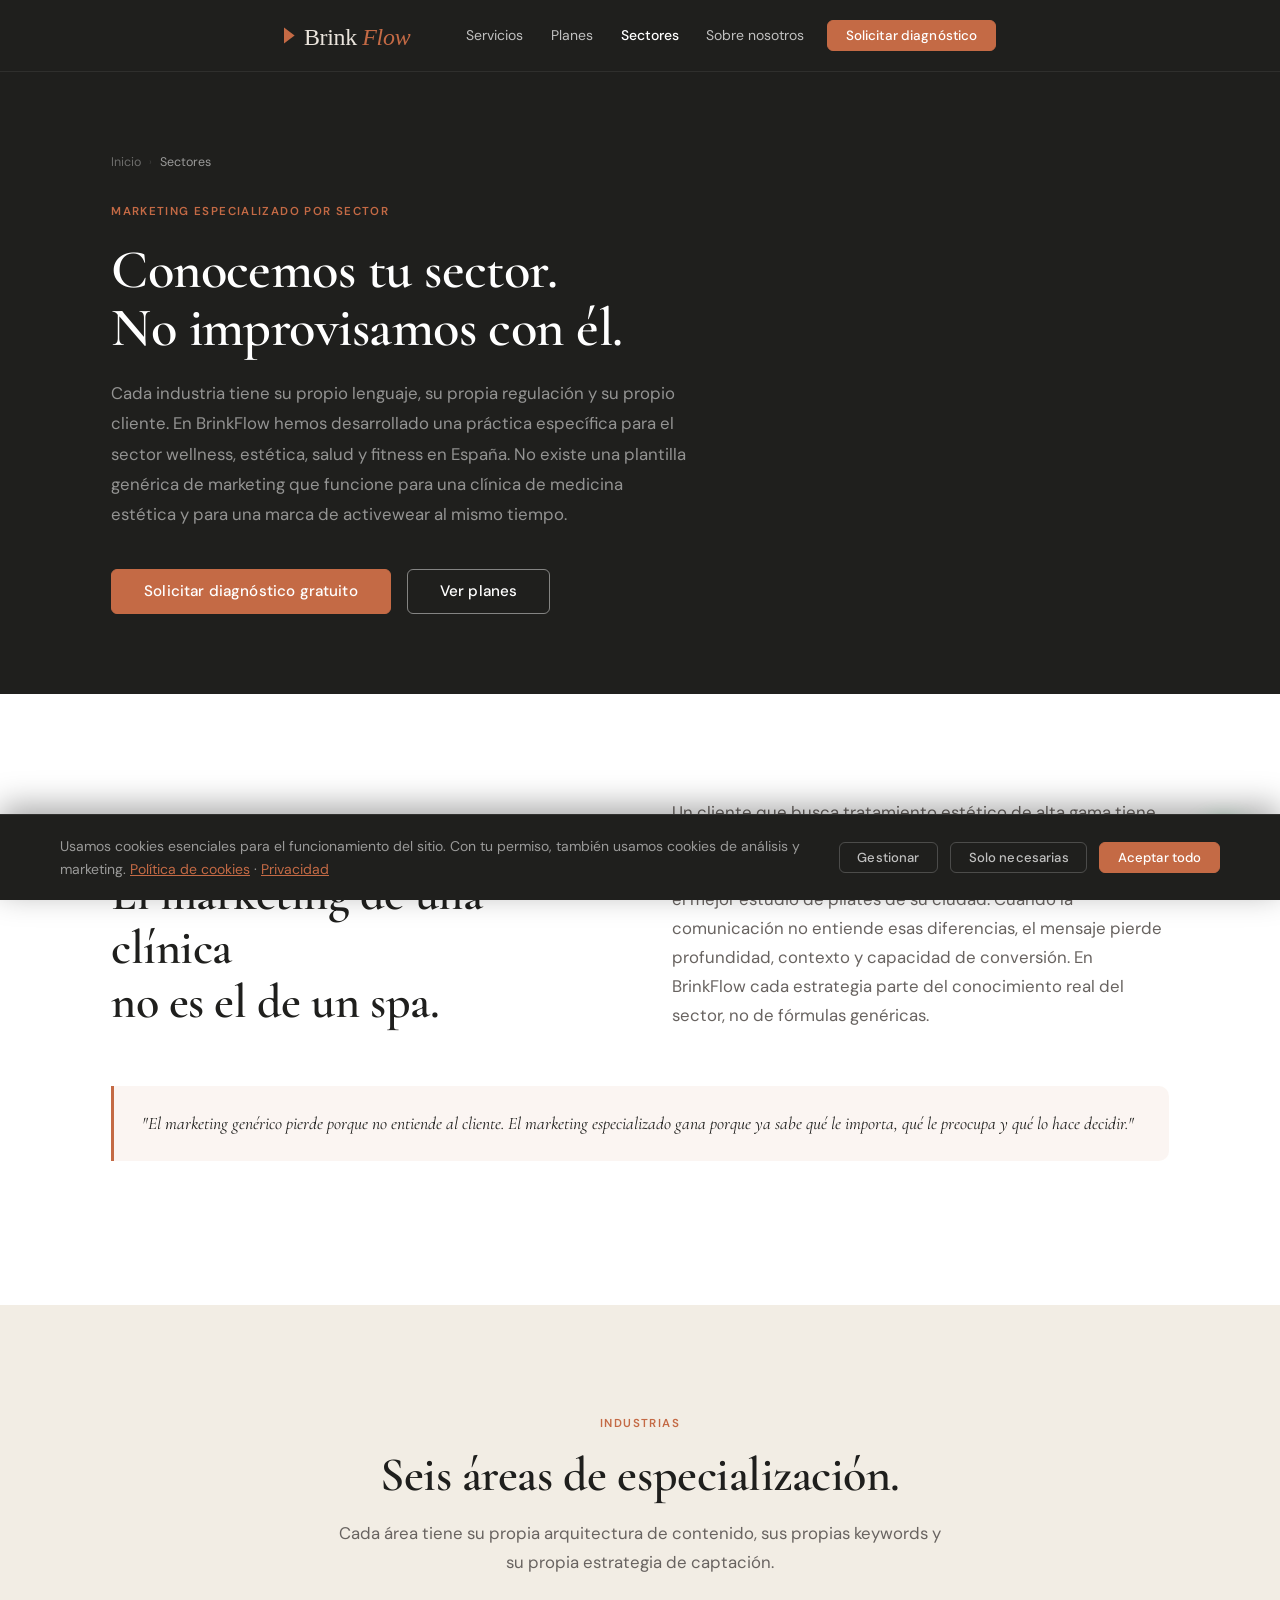
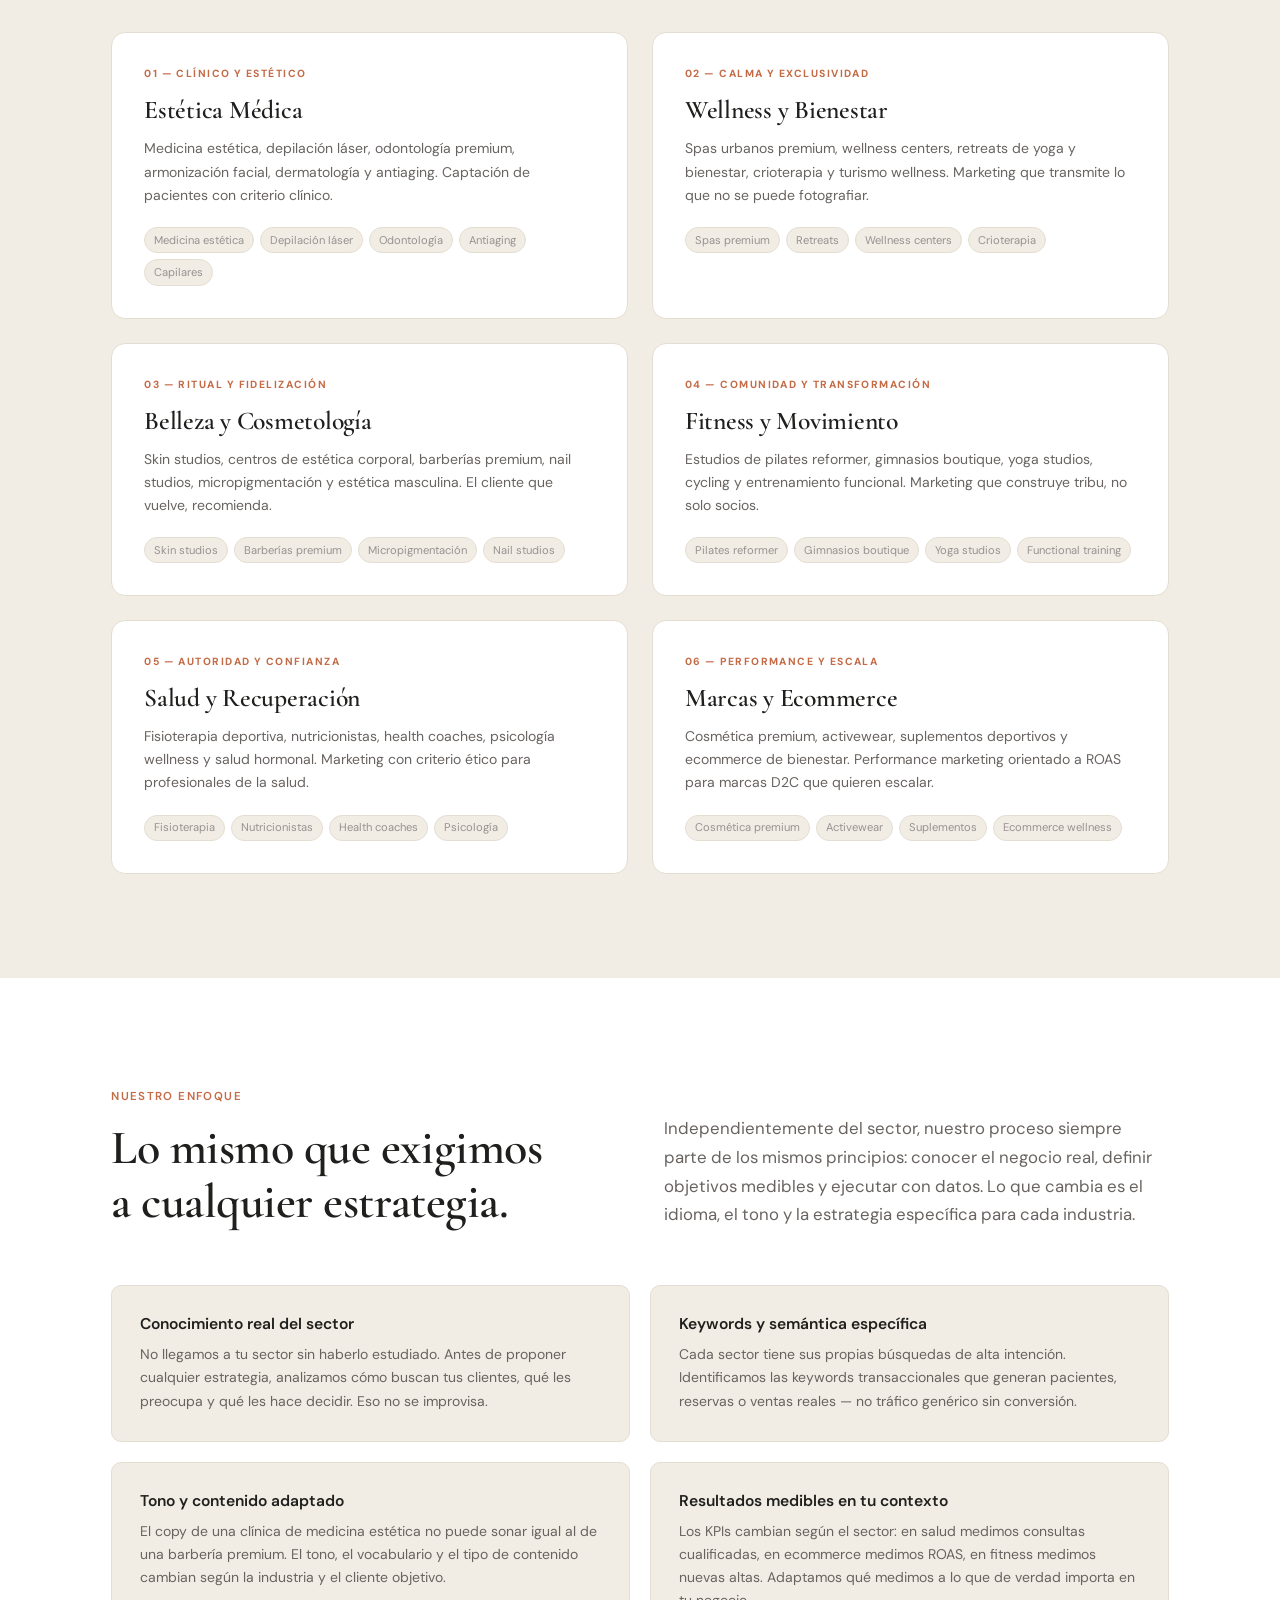
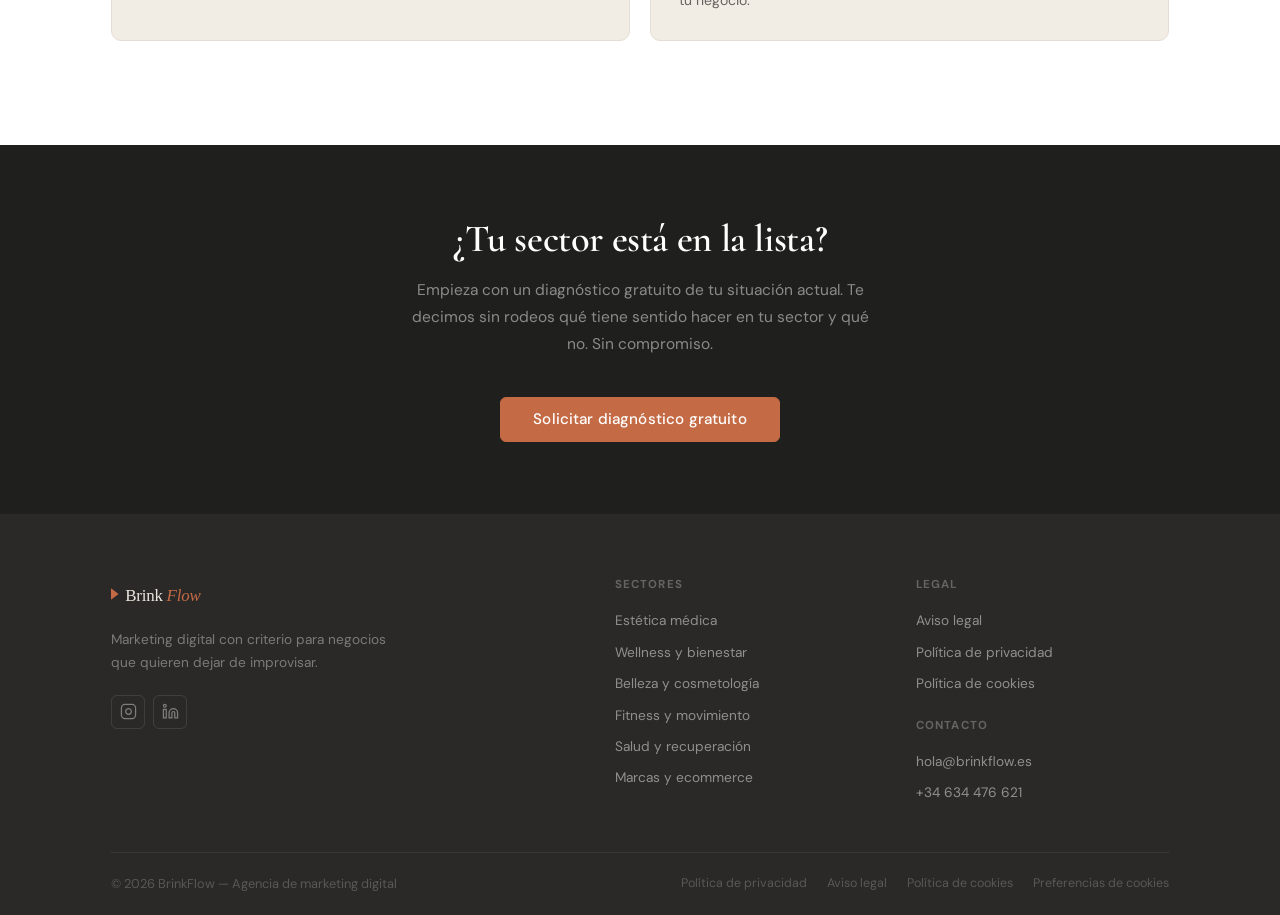
<file: sectores/index.html>
<!DOCTYPE html>
<html lang="es">
<head>
  <meta charset="UTF-8" />
  <meta name="viewport" content="width=device-width, initial-scale=1.0" />
  <meta name="theme-color" content="#1F1F1D" />

  <title>Sectores | Marketing Digital para Wellness, Estética y Fitness en España — BrinkFlow</title>
  <meta name="description" content="Marketing digital especializado por sector: clínicas de medicina estética, centros de wellness, estudios de pilates, marcas de cosmética y más. BrinkFlow conoce tu industria. Planes desde 320 €/mes." />
  <meta name="author" content="BrinkFlow" />
  <meta name="robots" content="index, follow, max-snippet:-1, max-image-preview:large, max-video-preview:-1" />
  <meta name="geo.region" content="ES" />
  <link rel="canonical" href="https://brinkflow.es/sectores/" />

  <meta property="og:type"        content="website" />
  <meta property="og:url"         content="https://brinkflow.es/sectores/" />
  <meta property="og:title"       content="Sectores | Marketing Digital para Wellness, Estética y Fitness — BrinkFlow" />
  <meta property="og:description" content="Marketing digital especializado por sector en España. Conocemos tu industria: medicina estética, wellness, belleza, fitness, salud y marcas de bienestar." />
  <meta property="og:image"       content="https://brinkflow.es/assets/img/og-brinkflow.jpg" />
  <meta property="og:image:width" content="1200" />
  <meta property="og:image:height" content="630" />
  <meta property="og:site_name"   content="BrinkFlow" />
  <meta property="og:locale"      content="es_ES" />

  <script type="application/ld+json">
  {
    "@context": "https://schema.org",
    "@graph": [
      {
        "@type": "Organization",
        "@id": "https://brinkflow.es/#organization",
        "name": "BrinkFlow",
        "url": "https://brinkflow.es",
        "logo": {"@type": "ImageObject", "url": "https://brinkflow.es/assets/img/logo-brinkflow.svg"},
        "email": "hola@brinkflow.es",
        "telephone": "+34634476621"
      },
      {
        "@type": "BreadcrumbList",
        "itemListElement": [
          {"@type": "ListItem", "position": 1, "name": "Inicio", "item": "https://brinkflow.es/"},
          {"@type": "ListItem", "position": 2, "name": "Sectores", "item": "https://brinkflow.es/sectores/"}
        ]
      },
      {
        "@type": "CollectionPage",
        "@id": "https://brinkflow.es/sectores/#page",
        "name": "Sectores — Marketing digital especializado por industria",
        "url": "https://brinkflow.es/sectores/",
        "description": "Marketing digital y performance marketing especializado para el sector wellness, estética, salud, fitness y marcas de bienestar en España.",
        "publisher": {"@id": "https://brinkflow.es/#organization"}
      }
    ]
  }
  </script>

  <link rel="preconnect" href="https://fonts.googleapis.com" />
  <link rel="preconnect" href="https://fonts.gstatic.com" crossorigin />
  <link href="https://fonts.googleapis.com/css2?family=Cormorant+Garamond:ital,wght@0,400;0,500;0,600;0,700;1,400;1,600&family=DM+Sans:ital,wght@0,300;0,400;0,500;0,600;1,400&display=swap" rel="stylesheet" />
  <link rel="dns-prefetch" href="https://connect.facebook.net" />
  <link rel="dns-prefetch" href="https://www.googletagmanager.com" />
  <link rel="stylesheet" href="/assets/css/styles.css" />
  <link rel="icon" type="image/svg+xml" href="/assets/img/favicon.svg" />
  <link rel="manifest" href="/site.webmanifest" />

  <script>
    window.dataLayer = window.dataLayer || [];
    function gtag(){dataLayer.push(arguments);}
    gtag('consent','default',{
      ad_storage:'denied',analytics_storage:'denied',
      ad_user_data:'denied',ad_personalization:'denied',
      functionality_storage:'granted',security_storage:'granted',
      wait_for_update:500
    });
    (function(){
      try {
        var c = JSON.parse(localStorage.getItem('bf_consent') || 'null');
        if (c && c.v === '1') {
          gtag('consent','update',{
            ad_storage:         c.marketing ? 'granted' : 'denied',
            analytics_storage:  c.analytics ? 'granted' : 'denied',
            ad_user_data:       c.marketing ? 'granted' : 'denied',
            ad_personalization: c.marketing ? 'granted' : 'denied'
          });
        }
      } catch(e){}
    })();
  </script>

  <!-- Google tag (gtag.js) -->
  <script async src="https://www.googletagmanager.com/gtag/js?id=G-WDTGPQHV6L"></script>
  <script>
    window.dataLayer = window.dataLayer || [];
    function gtag(){dataLayer.push(arguments);}
    gtag('js', new Date());
    gtag('config', 'G-WDTGPQHV6L');
  </script>

  <!-- Google Tag Manager -->
  <script>(function(w,d,s,l,i){w[l]=w[l]||[];w[l].push({'gtm.start':
new Date().getTime(),event:'gtm.js'});var f=d.getElementsByTagName(s)[0],
j=d.createElement(s),dl=l!='dataLayer'?'&l='+l:'';j.async=true;j.src=
'https://www.googletagmanager.com/gtm.js?id='+i+dl;f.parentNode.insertBefore(j,f);
})(window,document,'script','dataLayer','GTM-PGWWG8X2');</script>
  <!-- End Google Tag Manager -->
</head>
<body>
  <!-- Google Tag Manager (noscript) -->
  <noscript><iframe src="https://www.googletagmanager.com/ns.html?id=GTM-PGWWG8X2"
height="0" width="0" style="display:none;visibility:hidden"></iframe></noscript>
  <!-- End Google Tag Manager (noscript) -->

  <a class="skip-link" href="#sectores-main">Saltar al contenido principal</a>

  <header id="header" class="header">
    <div class="container">
      <nav class="nav" role="navigation" aria-label="Navegación principal">
        <a href="/" class="nav__logo" aria-label="BrinkFlow — inicio">
          <img src="/assets/img/logo-brinkflow.svg" alt="BrinkFlow — Agencia de marketing digital" class="nav__logo-img" width="140" height="36" />
        </a>
        <ul class="nav__links" role="list">
          <li><a href="/#servicios" class="nav__link">Servicios</a></li>
          <li><a href="/#planes"    class="nav__link">Planes</a></li>
          <li><a href="/sectores/"  class="nav__link is-active">Sectores</a></li>
          <li><a href="/#nosotros"  class="nav__link">Sobre nosotros</a></li>
          <li><a href="/#contacto"  class="btn btn--nav" data-track="cta_nav_contacto">Solicitar diagnóstico</a></li>
        </ul>
        <button class="nav__toggle" id="navToggle" aria-label="Abrir menú" aria-expanded="false" aria-controls="mobileMenu">
          <span></span><span></span><span></span>
        </button>
      </nav>
    </div>
    <div class="mobile-menu" id="mobileMenu" aria-hidden="true">
      <div class="mobile-menu__inner">
        <ul role="list">
          <li><a href="/#servicios">Servicios</a></li>
          <li><a href="/#planes">Planes</a></li>
          <li><a href="/sectores/">Sectores</a></li>
          <li><a href="/#nosotros">Sobre nosotros</a></li>
          <li><a href="/#contacto">Solicitar diagnóstico</a></li>
        </ul>
      </div>
    </div>
  </header>

  <main id="sectores-main">

    <!-- HERO -->
    <section class="sector-hero" aria-labelledby="sectores-title">
      <div class="container">
        <nav class="breadcrumb" aria-label="Ruta de navegación">
          <a href="/">Inicio</a>
          <span class="breadcrumb__sep" aria-hidden="true">›</span>
          <span class="breadcrumb__current">Sectores</span>
        </nav>
        <div class="sector-hero__inner">
          <span class="sector-hero__eyebrow">Marketing especializado por sector</span>
          <h1 id="sectores-title" class="sector-hero__title">
            Conocemos tu sector.<br>No improvisamos con él.
          </h1>
          <p class="sector-hero__lead">
            Cada industria tiene su propio lenguaje, su propia regulación y su propio cliente. En BrinkFlow hemos desarrollado una práctica específica para el sector wellness, estética, salud y fitness en España. No existe una plantilla genérica de marketing que funcione para una clínica de medicina estética y para una marca de activewear al mismo tiempo.
          </p>
          <div class="sector-hero__cta">
            <a href="/#contacto" class="btn btn--primary btn--lg" data-track="cta_sectores_hero">Solicitar diagnóstico gratuito</a>
            <a href="/#planes"   class="btn btn--outline  btn--lg" data-track="cta_sectores_planes">Ver planes</a>
          </div>
        </div>
      </div>
    </section>

    <!-- INTRO -->
    <section class="section bg-white" aria-labelledby="sectores-intro-title">
      <div class="container">
        <div class="services-intro" data-animate>
          <div class="services-intro__left">
            <span class="section__eyebrow">Por qué importa la especialización</span>
            <h2 id="sectores-intro-title" class="section__title">
              El marketing de una clínica<br>no es el de un spa.
            </h2>
          </div>
          <div class="services-intro__right">
            <p class="section__lead" style="margin:0; text-align:left;">
             Un cliente que busca tratamiento estético de alta gama tiene una intención, un idioma y una barrera de confianza completamente distintos a los de alguien que está buscando el mejor estudio de pilates de su ciudad. Cuando la comunicación no entiende esas diferencias, el mensaje pierde profundidad, contexto y capacidad de conversión. En BrinkFlow cada estrategia parte del conocimiento real del sector, no de fórmulas genéricas.
            </p>
          </div>
        </div>

        <div class="sector-insight" data-animate>
          <p>"El marketing genérico pierde porque no entiende al cliente. El marketing especializado gana porque ya sabe qué le importa, qué le preocupa y qué lo hace decidir."</p>
        </div>
      </div>
    </section>

    <!-- CLUSTERS GRID -->
    <section class="section bg-beige" aria-labelledby="clusters-title">
      <div class="container">
        <div class="section__header text-center" data-animate>
          <span class="section__eyebrow">Industrias</span>
          <h2 id="clusters-title" class="section__title">
            Seis áreas de especialización.
          </h2>
          <p class="section__lead">Cada área tiene su propia arquitectura de contenido, sus propias keywords y su propia estrategia de captación.</p>
        </div>

        <div class="clusters-grid">

          <a href="/sectores/estetica-medica/" class="cluster-card" data-animate>
            <p class="cluster-card__eyebrow">01 — Clínico y estético</p>
            <h2 class="cluster-card__title">Estética Médica</h2>
            <p class="cluster-card__desc">Medicina estética, depilación láser, odontología premium, armonización facial, dermatología y antiaging. Captación de pacientes con criterio clínico.</p>
            <div class="cluster-card__tags">
              <span class="cluster-tag">Medicina estética</span>
              <span class="cluster-tag">Depilación láser</span>
              <span class="cluster-tag">Odontología</span>
              <span class="cluster-tag">Antiaging</span>
              <span class="cluster-tag">Capilares</span>
            </div>
          </a>

          <a href="/sectores/wellness/" class="cluster-card" data-animate>
            <p class="cluster-card__eyebrow">02 — Calma y exclusividad</p>
            <h2 class="cluster-card__title">Wellness y Bienestar</h2>
            <p class="cluster-card__desc">Spas urbanos premium, wellness centers, retreats de yoga y bienestar, crioterapia y turismo wellness. Marketing que transmite lo que no se puede fotografiar.</p>
            <div class="cluster-card__tags">
              <span class="cluster-tag">Spas premium</span>
              <span class="cluster-tag">Retreats</span>
              <span class="cluster-tag">Wellness centers</span>
              <span class="cluster-tag">Crioterapia</span>
            </div>
          </a>

          <a href="/sectores/belleza-cosmetologia/" class="cluster-card" data-animate>
            <p class="cluster-card__eyebrow">03 — Ritual y fidelización</p>
            <h2 class="cluster-card__title">Belleza y Cosmetología</h2>
            <p class="cluster-card__desc">Skin studios, centros de estética corporal, barberías premium, nail studios, micropigmentación y estética masculina. El cliente que vuelve, recomienda.</p>
            <div class="cluster-card__tags">
              <span class="cluster-tag">Skin studios</span>
              <span class="cluster-tag">Barberías premium</span>
              <span class="cluster-tag">Micropigmentación</span>
              <span class="cluster-tag">Nail studios</span>
            </div>
          </a>

          <a href="/sectores/fitness-movimiento/" class="cluster-card" data-animate>
            <p class="cluster-card__eyebrow">04 — Comunidad y transformación</p>
            <h2 class="cluster-card__title">Fitness y Movimiento</h2>
            <p class="cluster-card__desc">Estudios de pilates reformer, gimnasios boutique, yoga studios, cycling y entrenamiento funcional. Marketing que construye tribu, no solo socios.</p>
            <div class="cluster-card__tags">
              <span class="cluster-tag">Pilates reformer</span>
              <span class="cluster-tag">Gimnasios boutique</span>
              <span class="cluster-tag">Yoga studios</span>
              <span class="cluster-tag">Functional training</span>
            </div>
          </a>

          <a href="/sectores/salud-recuperacion/" class="cluster-card" data-animate>
            <p class="cluster-card__eyebrow">05 — Autoridad y confianza</p>
            <h2 class="cluster-card__title">Salud y Recuperación</h2>
            <p class="cluster-card__desc">Fisioterapia deportiva, nutricionistas, health coaches, psicología wellness y salud hormonal. Marketing con criterio ético para profesionales de la salud.</p>
            <div class="cluster-card__tags">
              <span class="cluster-tag">Fisioterapia</span>
              <span class="cluster-tag">Nutricionistas</span>
              <span class="cluster-tag">Health coaches</span>
              <span class="cluster-tag">Psicología</span>
            </div>
          </a>

          <a href="/sectores/marcas-ecommerce/" class="cluster-card" data-animate>
            <p class="cluster-card__eyebrow">06 — Performance y escala</p>
            <h2 class="cluster-card__title">Marcas y Ecommerce</h2>
            <p class="cluster-card__desc">Cosmética premium, activewear, suplementos deportivos y ecommerce de bienestar. Performance marketing orientado a ROAS para marcas D2C que quieren escalar.</p>
            <div class="cluster-card__tags">
              <span class="cluster-tag">Cosmética premium</span>
              <span class="cluster-tag">Activewear</span>
              <span class="cluster-tag">Suplementos</span>
              <span class="cluster-tag">Ecommerce wellness</span>
            </div>
          </a>

        </div>
      </div>
    </section>

    <!-- CÓMO TRABAJAMOS POR SECTOR -->
    <section class="section bg-white" aria-labelledby="como-sector-title">
      <div class="container">
        <div class="process-header" data-animate>
          <div class="process-header__left">
            <span class="section__eyebrow">Nuestro enfoque</span>
            <h2 id="como-sector-title" class="section__title">Lo mismo que exigimos<br>a cualquier estrategia.</h2>
          </div>
          <div class="process-header__right">
            <p class="section__lead" style="margin:0; text-align:left;">
              Independientemente del sector, nuestro proceso siempre parte de los mismos principios: conocer el negocio real, definir objetivos medibles y ejecutar con datos. Lo que cambia es el idioma, el tono y la estrategia específica para cada industria.
            </p>
          </div>
        </div>

        <div class="sector-services">
          <div class="sector-service" data-animate>
            <h3>Conocimiento real del sector</h3>
            <p>No llegamos a tu sector sin haberlo estudiado. Antes de proponer cualquier estrategia, analizamos cómo buscan tus clientes, qué les preocupa y qué les hace decidir. Eso no se improvisa.</p>
          </div>
          <div class="sector-service" data-animate>
            <h3>Keywords y semántica específica</h3>
            <p>Cada sector tiene sus propias búsquedas de alta intención. Identificamos las keywords transaccionales que generan pacientes, reservas o ventas reales — no tráfico genérico sin conversión.</p>
          </div>
          <div class="sector-service" data-animate>
            <h3>Tono y contenido adaptado</h3>
            <p>El copy de una clínica de medicina estética no puede sonar igual al de una barbería premium. El tono, el vocabulario y el tipo de contenido cambian según la industria y el cliente objetivo.</p>
          </div>
          <div class="sector-service" data-animate>
            <h3>Resultados medibles en tu contexto</h3>
            <p>Los KPIs cambian según el sector: en salud medimos consultas cualificadas, en ecommerce medimos ROAS, en fitness medimos nuevas altas. Adaptamos qué medimos a lo que de verdad importa en tu negocio.</p>
          </div>
        </div>
      </div>
    </section>

    <!-- CTA -->
    <section class="sector-cta" aria-label="Llamada a la acción">
      <div class="container">
        <h2 class="sector-cta__title" data-animate>
          ¿Tu sector está en la lista?
        </h2>
        <p class="sector-cta__lead" data-animate>
          Empieza con un diagnóstico gratuito de tu situación actual. Te decimos sin rodeos qué tiene sentido hacer en tu sector y qué no. Sin compromiso.
        </p>
        <div class="sector-cta__actions" data-animate>
          <a href="/#contacto" class="btn btn--primary btn--lg" data-track="cta_sectores_bottom">Solicitar diagnóstico gratuito</a>
        </div>
      </div>
    </section>

  </main>

  <footer class="footer" role="contentinfo">
    <div class="container">
      <div class="footer__top">
        <div class="footer__brand">
          <a href="/" class="footer__logo" aria-label="BrinkFlow — inicio">
            <img src="/assets/img/logo-brinkflow.svg" alt="BrinkFlow — Agencia de marketing digital" class="footer__logo-img" width="120" height="32" />
          </a>
          <p>Marketing digital con criterio para negocios que quieren dejar de improvisar.</p>
          <div class="footer__social">
            <a href="#" aria-label="Instagram de BrinkFlow" class="social-link">
              <svg width="17" height="17" viewBox="0 0 24 24" fill="none" stroke="currentColor" stroke-width="1.75" aria-hidden="true"><rect x="2" y="2" width="20" height="20" rx="5" ry="5"/><path d="M16 11.37A4 4 0 1112.63 8 4 4 0 0116 11.37z"/><line x1="17.5" y1="6.5" x2="17.51" y2="6.5"/></svg>
            </a>
            <a href="#" aria-label="LinkedIn de BrinkFlow" class="social-link">
              <svg width="17" height="17" viewBox="0 0 24 24" fill="none" stroke="currentColor" stroke-width="1.75" aria-hidden="true"><path d="M16 8a6 6 0 016 6v7h-4v-7a2 2 0 00-2-2 2 2 0 00-2 2v7h-4v-7a6 6 0 016-6z"/><rect x="2" y="9" width="4" height="12"/><circle cx="4" cy="4" r="2"/></svg>
            </a>
          </div>
        </div>
        <div class="footer__col">
          <h4>Sectores</h4>
          <ul role="list">
            <li><a href="/sectores/estetica-medica/">Estética médica</a></li>
            <li><a href="/sectores/wellness/">Wellness y bienestar</a></li>
            <li><a href="/sectores/belleza-cosmetologia/">Belleza y cosmetología</a></li>
            <li><a href="/sectores/fitness-movimiento/">Fitness y movimiento</a></li>
            <li><a href="/sectores/salud-recuperacion/">Salud y recuperación</a></li>
            <li><a href="/sectores/marcas-ecommerce/">Marcas y ecommerce</a></li>
          </ul>
        </div>
        <div class="footer__col">
          <h4>Legal</h4>
          <ul role="list">
            <li><a href="/legal/">Aviso legal</a></li>
            <li><a href="/privacidad/">Política de privacidad</a></li>
            <li><a href="/cookies/">Política de cookies</a></li>
          </ul>
          <h4 style="margin-top:1.5rem">Contacto</h4>
          <ul role="list">
            <li><a href="mailto:hola@brinkflow.es">hola@brinkflow.es</a></li>
            <li><a href="tel:+34634476621">+34 634 476 621</a></li>
          </ul>
        </div>
      </div>
      <div class="footer__bottom">
        <p>© 2026 BrinkFlow — Agencia de marketing digital</p>
        <div class="footer__legal">
          <a href="/privacidad/">Política de privacidad</a>
          <a href="/legal/">Aviso legal</a>
          <a href="/cookies/">Política de cookies</a>
          <a href="#" data-cookie-settings>Preferencias de cookies</a>
        </div>
      </div>
    </div>
  </footer>

  <div id="cookieBanner" class="cookie-banner" role="dialog" aria-modal="true" aria-label="Aviso de cookies" aria-live="polite" aria-atomic="true">
    <div class="cookie-banner__inner">
      <div class="cookie-banner__text">
        <p>Usamos cookies esenciales para el funcionamiento del sitio. Con tu permiso, también usamos cookies de análisis y marketing.
          <a href="/cookies/">Política de cookies</a> · <a href="/privacidad/">Privacidad</a>
        </p>
      </div>
      <div class="cookie-banner__actions">
        <button id="cookieManage"  class="btn btn--ghost btn--sm">Gestionar</button>
        <button id="cookieDecline" class="btn btn--ghost btn--sm">Solo necesarias</button>
        <button id="cookieAccept"  class="btn btn--primary btn--sm">Aceptar todo</button>
      </div>
    </div>
  </div>

  <a href="https://wa.me/34634476261?text=Hola%2C+me+interesa+saber+m%C3%A1s+sobre+BrinkFlow."
     class="whatsapp-bubble" target="_blank" rel="noopener noreferrer"
     aria-label="Contactar por WhatsApp con BrinkFlow">
    <svg width="26" height="26" viewBox="0 0 24 24" fill="currentColor" aria-hidden="true">
      <path d="M17.472 14.382c-.297-.149-1.758-.867-2.03-.967-.273-.099-.471-.148-.67.15-.197.297-.767.966-.94 1.164-.173.199-.347.223-.644.075-.297-.15-1.255-.463-2.39-1.475-.883-.788-1.48-1.761-1.653-2.059-.173-.297-.018-.458.13-.606.134-.133.298-.347.446-.52.149-.174.198-.298.298-.497.099-.198.05-.371-.025-.52-.075-.149-.669-1.612-.916-2.207-.242-.579-.487-.5-.669-.51-.173-.008-.371-.01-.57-.01-.198 0-.52.074-.792.372-.272.297-1.04 1.016-1.04 2.479 0 1.462 1.065 2.875 1.213 3.074.149.198 2.096 3.2 5.077 4.487.709.306 1.262.489 1.694.625.712.227 1.36.195 1.871.118.571-.085 1.758-.719 2.006-1.413.248-.694.248-1.289.173-1.413-.074-.124-.272-.198-.57-.347m-5.421 7.403h-.004a9.87 9.87 0 01-5.031-1.378l-.361-.214-3.741.982.998-3.648-.235-.374a9.86 9.86 0 01-1.51-5.26c.001-5.45 4.436-9.884 9.888-9.884 2.64 0 5.122 1.03 6.988 2.898a9.825 9.825 0 012.893 6.994c-.003 5.45-4.437 9.884-9.885 9.884m8.413-18.297A11.815 11.815 0 0012.05 0C5.495 0 .16 5.335.157 11.892c0 2.096.547 4.142 1.588 5.945L.057 24l6.305-1.654a11.882 11.882 0 005.683 1.448h.005c6.554 0 11.89-5.335 11.893-11.893a11.821 11.821 0 00-3.48-8.413z"/>
    </svg>
    <span class="whatsapp-bubble__tooltip">¿Hablamos?<br><strong>Equipo BrinkFlow.</strong></span>
  </a>

  <script src="/assets/js/main.js" defer></script>
</body>
</html>
</file>
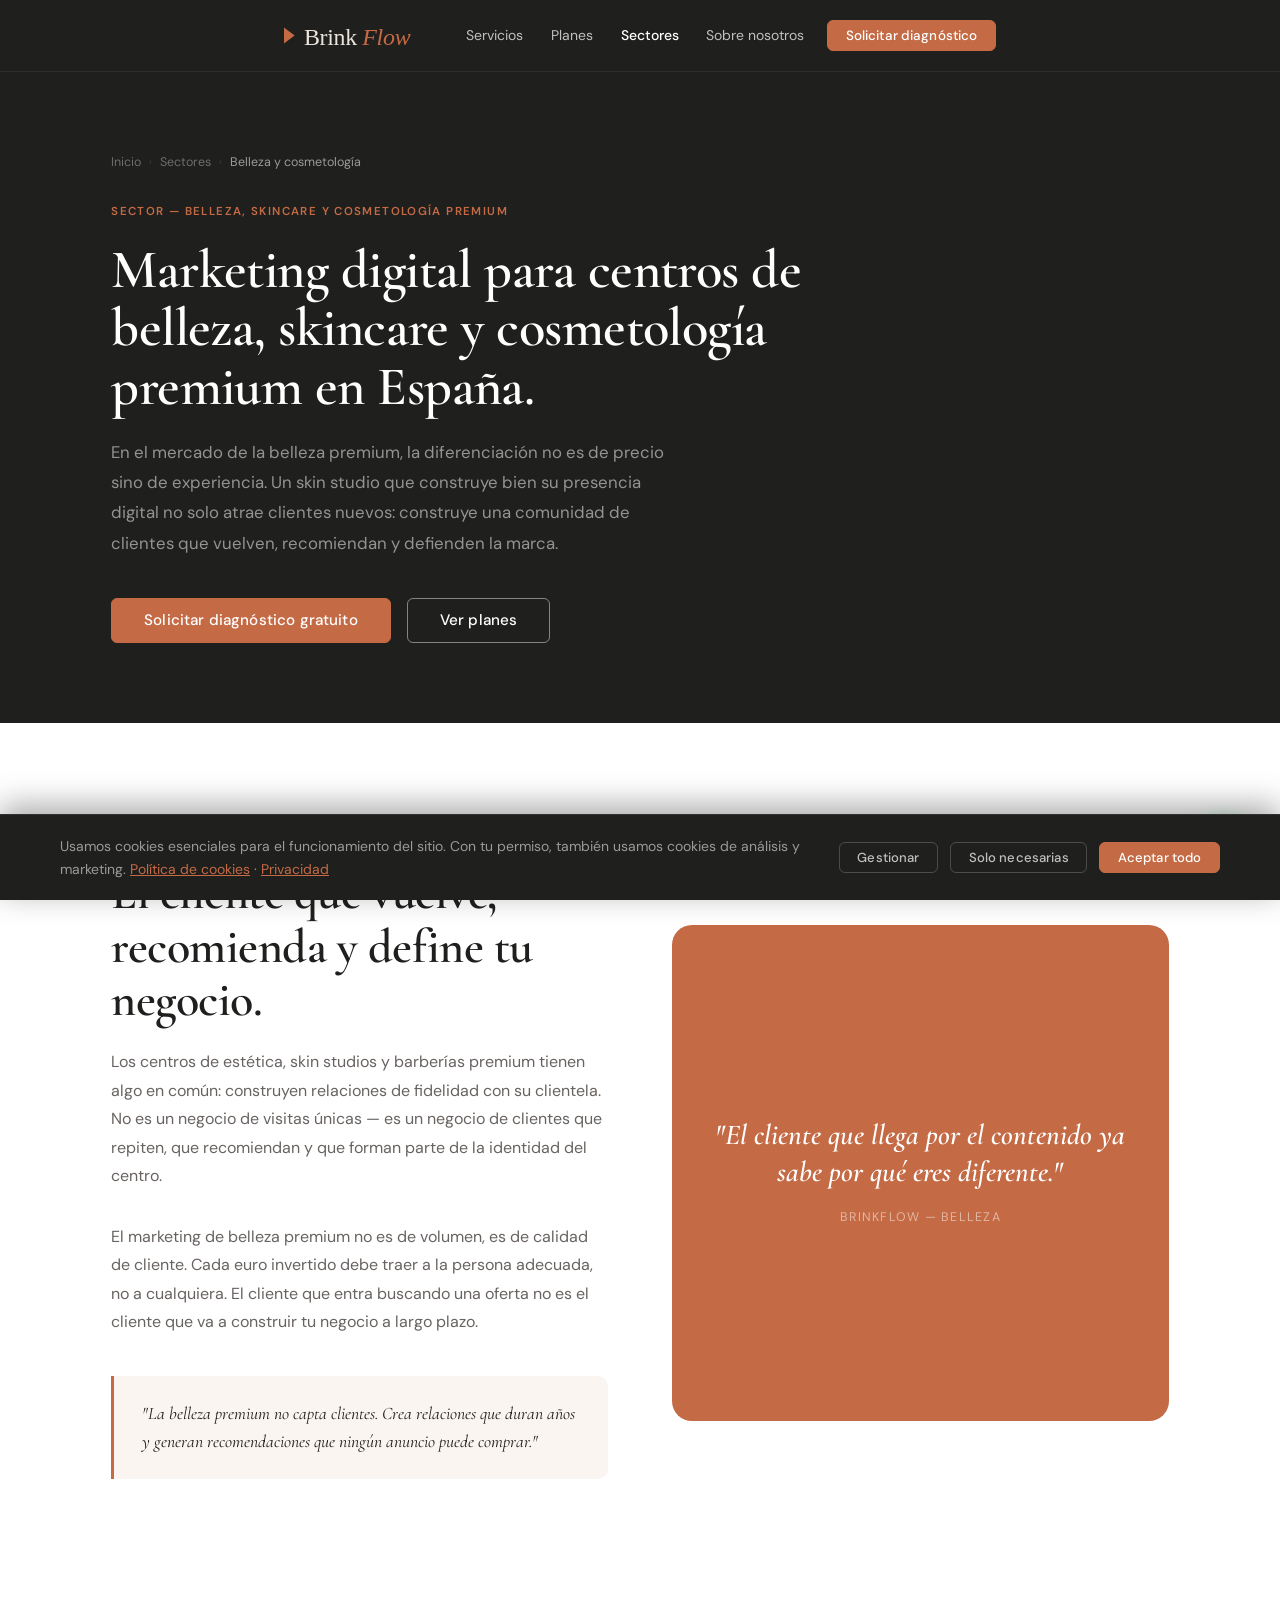
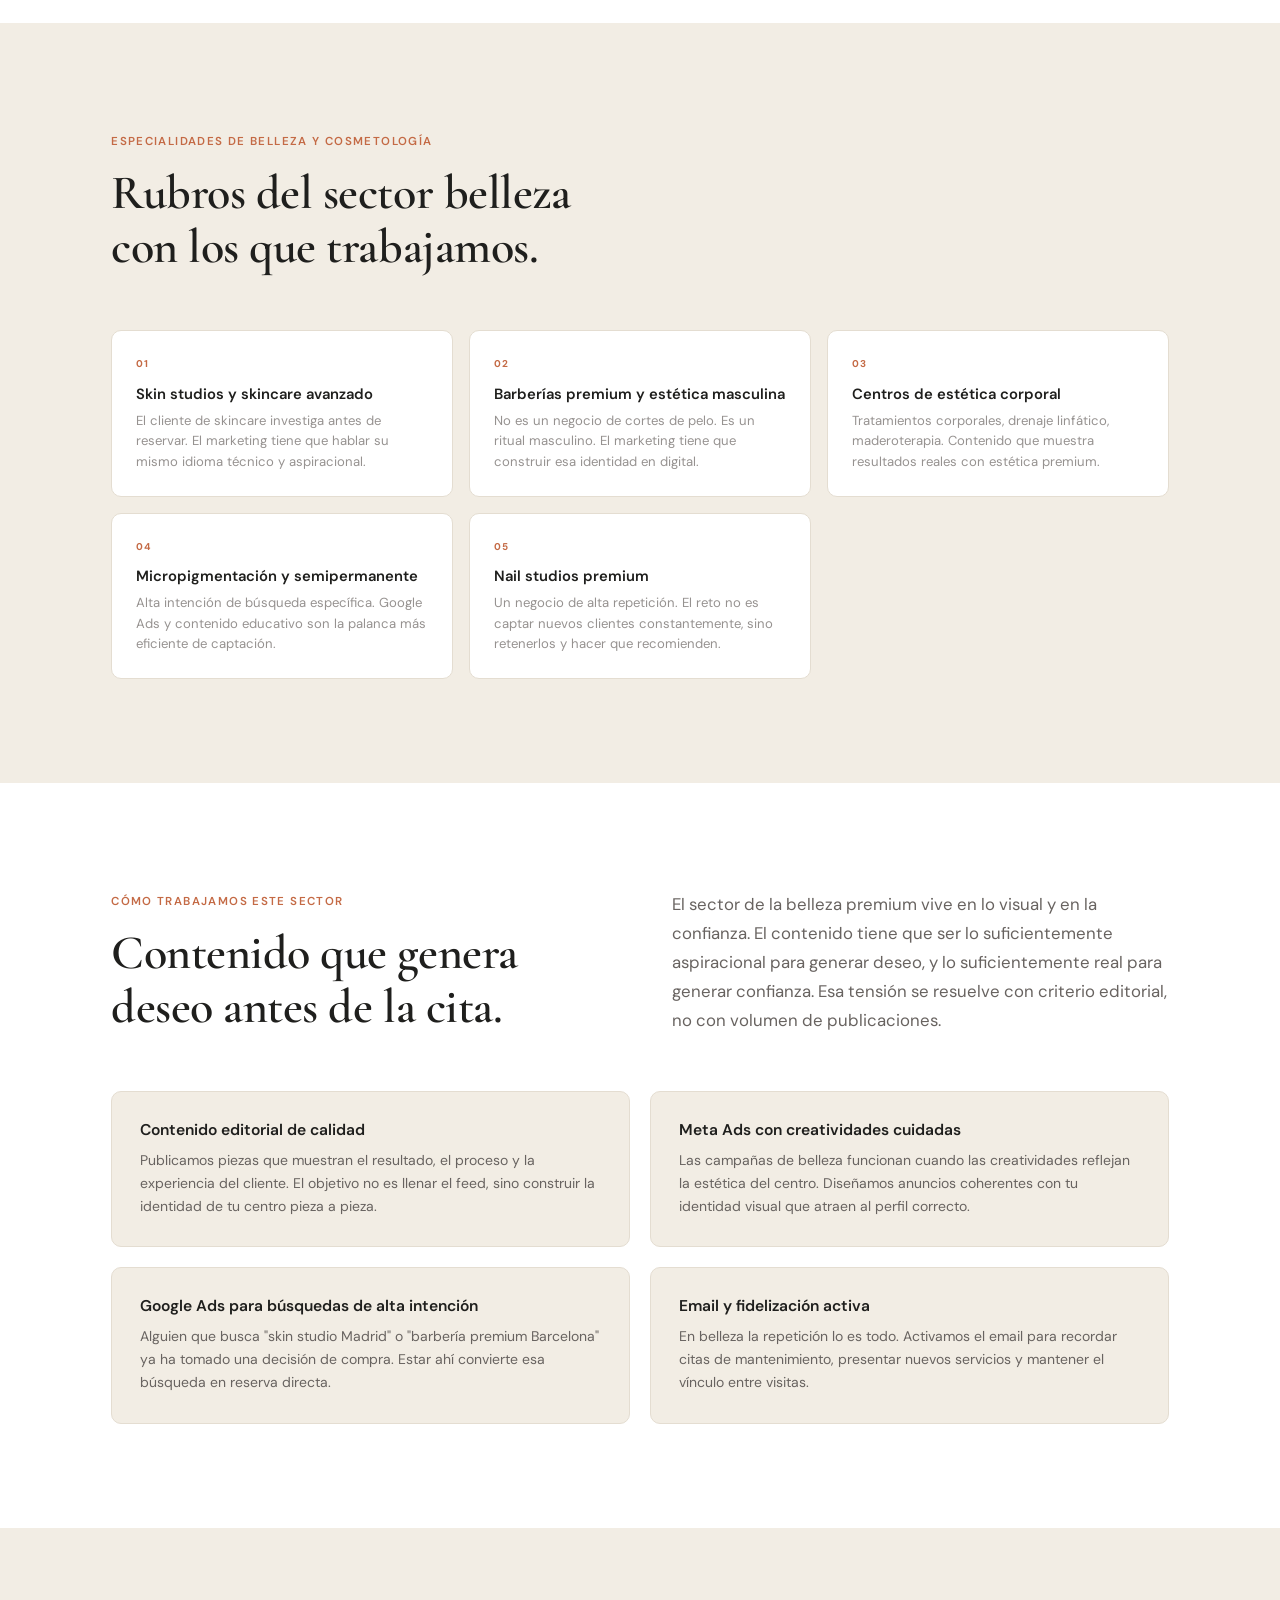
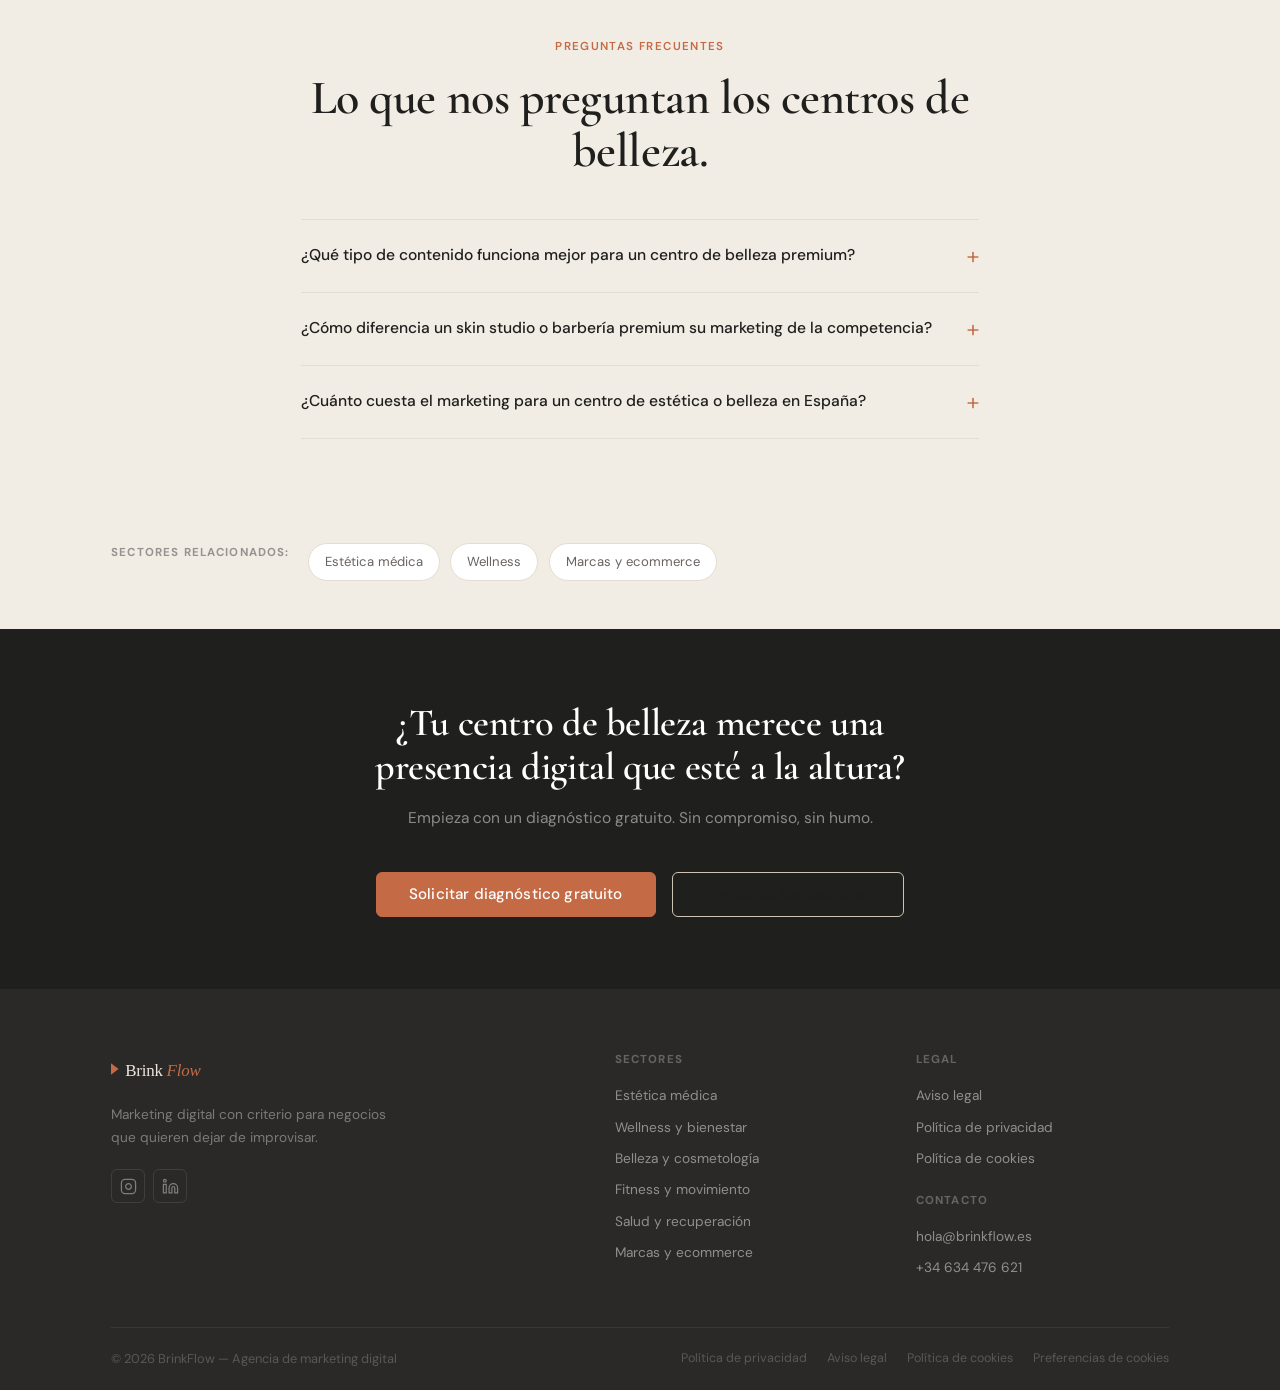
<file: sectores/belleza-cosmetologia/index.html>
<!DOCTYPE html>
<html lang="es">
<head>
  <meta charset="UTF-8" /><meta name="viewport" content="width=device-width, initial-scale=1.0" /><meta name="theme-color" content="#1F1F1D" />
  <title>Marketing Digital para Centros de Belleza, Skincare y Cosmetología en España | BrinkFlow</title>
  <meta name="description" content="Marketing especializado para skin studios, centros de estética corporal, barberías premium, nail studios y micropigmentación en España. Captación del cliente correcto con Meta Ads y contenido editorial." />
  <meta name="author" content="BrinkFlow" /><meta name="robots" content="index, follow, max-snippet:-1, max-image-preview:large, max-video-preview:-1" /><meta name="geo.region" content="ES" />
  <link rel="canonical" href="https://brinkflow.es/sectores/belleza-cosmetologia/" />
  <meta property="og:type" content="website" /><meta property="og:url" content="https://brinkflow.es/sectores/belleza-cosmetologia/" />
  <meta property="og:title" content="Marketing Digital para Belleza, Skincare y Cosmetología en España | BrinkFlow" />
  <meta property="og:description" content="Captación del cliente correcto para skin studios, centros de estética, barberías premium y nail studios en España. Marketing que construye fidelización, no solo visitas." />
  <meta property="og:image" content="https://brinkflow.es/assets/img/og-brinkflow.jpg" /><meta property="og:image:width" content="1200" /><meta property="og:image:height" content="630" /><meta property="og:site_name" content="BrinkFlow" /><meta property="og:locale" content="es_ES" />
  <script type="application/ld+json">
  {"@context":"https://schema.org","@graph":[{"@type":"Organization","@id":"https://brinkflow.es/#organization","name":"BrinkFlow","url":"https://brinkflow.es","logo":{"@type":"ImageObject","url":"https://brinkflow.es/assets/img/logo-brinkflow.svg"},"email":"hola@brinkflow.es","telephone":"+34634476621"},{"@type":"BreadcrumbList","itemListElement":[{"@type":"ListItem","position":1,"name":"Inicio","item":"https://brinkflow.es/"},{"@type":"ListItem","position":2,"name":"Sectores","item":"https://brinkflow.es/sectores/"},{"@type":"ListItem","position":3,"name":"Belleza y cosmetología","item":"https://brinkflow.es/sectores/belleza-cosmetologia/"}]},{"@type":"FAQPage","mainEntity":[{"@type":"Question","name":"¿Qué tipo de contenido funciona mejor para un centro de belleza premium?","acceptedAnswer":{"@type":"Answer","text":"El contenido que mejor funciona para un centro de belleza premium es el que muestra el proceso y el resultado sin ser genérico. Vídeos del tratamiento desde el punto de vista del cliente, resultados reales con iluminación cuidada y texto que refleje la personalidad del centro. No se trata de más publicaciones, sino de publicaciones que generan deseo e identificación en el cliente correcto."}},{"@type":"Question","name":"¿Cómo diferencia un skin studio o barbería premium su marketing?","acceptedAnswer":{"@type":"Answer","text":"La diferenciación en belleza premium no es técnica — todos ofrecen buenos tratamientos. La diferenciación es de experiencia, de atmósfera y de selección de cliente. El marketing premium trabaja esa atmósfera en digital: el estilo visual, el tono del copy y el tipo de cliente al que te diriges determinan quién llega a tu puerta."}},{"@type":"Question","name":"¿Cuánto cuesta el marketing digital para un centro de estética o belleza?","acceptedAnswer":{"@type":"Answer","text":"En BrinkFlow los planes para centros de belleza y cosmetología comienzan desde 320 €/mes hasta 820 €/mes según el nivel de servicios activos. Todos incluyen estrategia mensual, gestión de contenido y análisis de resultados con decisiones concretas."}}]}]}
  </script>
  <link rel="preconnect" href="https://fonts.googleapis.com" /><link rel="preconnect" href="https://fonts.gstatic.com" crossorigin />
  <link href="https://fonts.googleapis.com/css2?family=Cormorant+Garamond:ital,wght@0,400;0,500;0,600;0,700;1,400;1,600&family=DM+Sans:ital,wght@0,300;0,400;0,500;0,600;1,400&display=swap" rel="stylesheet" />
  <link rel="dns-prefetch" href="https://connect.facebook.net" /><link rel="stylesheet" href="/assets/css/styles.css" /><link rel="icon" type="image/svg+xml" href="/assets/img/favicon.svg" /><link rel="manifest" href="/site.webmanifest" />
  <script>window.dataLayer=window.dataLayer||[];function gtag(){dataLayer.push(arguments);}gtag('consent','default',{ad_storage:'denied',analytics_storage:'denied',ad_user_data:'denied',ad_personalization:'denied',functionality_storage:'granted',security_storage:'granted',wait_for_update:500});(function(){try{var c=JSON.parse(localStorage.getItem('bf_consent')||'null');if(c&&c.v==='1'){gtag('consent','update',{ad_storage:c.marketing?'granted':'denied',analytics_storage:c.analytics?'granted':'denied',ad_user_data:c.marketing?'granted':'denied',ad_personalization:c.marketing?'granted':'denied',});}}catch(e){}})();</script>

  <!-- Google tag (gtag.js) -->
  <script async src="https://www.googletagmanager.com/gtag/js?id=G-WDTGPQHV6L"></script>
  <script>
    window.dataLayer = window.dataLayer || [];
    function gtag(){dataLayer.push(arguments);}
    gtag('js', new Date());
    gtag('config', 'G-WDTGPQHV6L');
  </script>

  <!-- Google Tag Manager -->
  <script>(function(w,d,s,l,i){w[l]=w[l]||[];w[l].push({'gtm.start':
new Date().getTime(),event:'gtm.js'});var f=d.getElementsByTagName(s)[0],
j=d.createElement(s),dl=l!='dataLayer'?'&l='+l:'';j.async=true;j.src=
'https://www.googletagmanager.com/gtm.js?id='+i+dl;f.parentNode.insertBefore(j,f);
})(window,document,'script','dataLayer','GTM-PGWWG8X2');</script>
  <!-- End Google Tag Manager -->
</head>
<body>
  <!-- Google Tag Manager (noscript) -->
  <noscript><iframe src="https://www.googletagmanager.com/ns.html?id=GTM-PGWWG8X2"
height="0" width="0" style="display:none;visibility:hidden"></iframe></noscript>
  <!-- End Google Tag Manager (noscript) -->
  <a class="skip-link" href="#belleza-main">Saltar al contenido principal</a>
  <header id="header" class="header">
    <div class="container">
      <nav class="nav" role="navigation" aria-label="Navegación principal">
        <a href="/" class="nav__logo" aria-label="BrinkFlow — inicio"><img src="/assets/img/logo-brinkflow.svg" alt="BrinkFlow — Agencia de marketing digital" class="nav__logo-img" width="140" height="36" /></a>
        <ul class="nav__links" role="list">
          <li><a href="/#servicios" class="nav__link">Servicios</a></li><li><a href="/#planes" class="nav__link">Planes</a></li>
          <li><a href="/sectores/" class="nav__link is-active">Sectores</a></li><li><a href="/#nosotros" class="nav__link">Sobre nosotros</a></li>
          <li><a href="/#contacto" class="btn btn--nav" data-track="cta_nav_contacto">Solicitar diagnóstico</a></li>
        </ul>
        <button class="nav__toggle" id="navToggle" aria-label="Abrir menú" aria-expanded="false" aria-controls="mobileMenu"><span></span><span></span><span></span></button>
      </nav>
    </div>
    <div class="mobile-menu" id="mobileMenu" aria-hidden="true"><div class="mobile-menu__inner"><ul role="list"><li><a href="/#servicios">Servicios</a></li><li><a href="/#planes">Planes</a></li><li><a href="/sectores/">Sectores</a></li><li><a href="/#nosotros">Sobre nosotros</a></li><li><a href="/#contacto">Solicitar diagnóstico</a></li></ul></div></div>
  </header>

  <main id="belleza-main">

    <section class="sector-hero" aria-labelledby="belleza-title">
      <div class="container">
        <nav class="breadcrumb" aria-label="Ruta de navegación">
          <a href="/">Inicio</a><span class="breadcrumb__sep" aria-hidden="true">›</span>
          <a href="/sectores/">Sectores</a><span class="breadcrumb__sep" aria-hidden="true">›</span>
          <span class="breadcrumb__current">Belleza y cosmetología</span>
        </nav>
        <div class="sector-hero__inner">
          <span class="sector-hero__eyebrow">Sector — Belleza, skincare y cosmetología premium</span>
          <h1 id="belleza-title" class="sector-hero__title">Marketing digital para centros de belleza, skincare y cosmetología premium en España.</h1>
          <p class="sector-hero__lead">En el mercado de la belleza premium, la diferenciación no es de precio sino de experiencia. Un skin studio que construye bien su presencia digital no solo atrae clientes nuevos: construye una comunidad de clientes que vuelven, recomiendan y defienden la marca.</p>
          <div class="sector-hero__cta">
            <a href="/#contacto" class="btn btn--primary btn--lg" data-track="cta_belleza_hero">Solicitar diagnóstico gratuito</a>
            <a href="/#planes" class="btn btn--outline btn--lg">Ver planes</a>
          </div>
        </div>
      </div>
    </section>

    <section class="section bg-white" aria-labelledby="belleza-mercado-title">
      <div class="container">
        <div class="problem-layout">
          <div class="problem-left">
            <span class="section__eyebrow">El mercado de la belleza premium</span>
            <h2 id="belleza-mercado-title" class="section__title" data-animate>El cliente que vuelve,<br>recomienda y define tu negocio.</h2>
            <p data-animate>Los centros de estética, skin studios y barberías premium tienen algo en común: construyen relaciones de fidelidad con su clientela. No es un negocio de visitas únicas — es un negocio de clientes que repiten, que recomiendan y que forman parte de la identidad del centro.</p>
            <p data-animate>El marketing de belleza premium no es de volumen, es de calidad de cliente. Cada euro invertido debe traer a la persona adecuada, no a cualquiera. El cliente que entra buscando una oferta no es el cliente que va a construir tu negocio a largo plazo.</p>
            <div class="sector-insight" data-animate><p>"La belleza premium no capta clientes. Crea relaciones que duran años y generan recomendaciones que ningún anuncio puede comprar."</p></div>
          </div>
          <div class="problem-visual" aria-hidden="true">
            <p class="problem-visual__quote">"El cliente que llega por el contenido ya sabe por qué eres diferente."</p>
            <p class="problem-visual__attr">BrinkFlow — Belleza</p>
          </div>
        </div>
      </div>
    </section>

    <section class="section bg-beige" aria-labelledby="belleza-rubros-title">
      <div class="container">
        <div class="section__header" data-animate>
          <span class="section__eyebrow">Especialidades de belleza y cosmetología</span>
          <h2 id="belleza-rubros-title" class="section__title">Rubros del sector belleza<br>con los que trabajamos.</h2>
        </div>
        <div class="rubros-grid">
          <div class="rubro-card" data-animate>
            <p class="rubro-card__num">01</p>
            <h3 class="rubro-card__title">Skin studios y skincare avanzado</h3>
            <p class="rubro-card__desc">El cliente de skincare investiga antes de reservar. El marketing tiene que hablar su mismo idioma técnico y aspiracional.</p>
          </div>
          <div class="rubro-card" data-animate>
            <p class="rubro-card__num">02</p>
            <h3 class="rubro-card__title">Barberías premium y estética masculina</h3>
            <p class="rubro-card__desc">No es un negocio de cortes de pelo. Es un ritual masculino. El marketing tiene que construir esa identidad en digital.</p>
          </div>
          <div class="rubro-card" data-animate>
            <p class="rubro-card__num">03</p>
            <h3 class="rubro-card__title">Centros de estética corporal</h3>
            <p class="rubro-card__desc">Tratamientos corporales, drenaje linfático, maderoterapia. Contenido que muestra resultados reales con estética premium.</p>
          </div>
          <div class="rubro-card" data-animate>
            <p class="rubro-card__num">04</p>
            <h3 class="rubro-card__title">Micropigmentación y semipermanente</h3>
            <p class="rubro-card__desc">Alta intención de búsqueda específica. Google Ads y contenido educativo son la palanca más eficiente de captación.</p>
          </div>
          <div class="rubro-card" data-animate>
            <p class="rubro-card__num">05</p>
            <h3 class="rubro-card__title">Nail studios premium</h3>
            <p class="rubro-card__desc">Un negocio de alta repetición. El reto no es captar nuevos clientes constantemente, sino retenerlos y hacer que recomienden.</p>
          </div>
        </div>
      </div>
    </section>

    <section class="section bg-white" aria-labelledby="belleza-como-title">
      <div class="container">
        <div class="services-intro" data-animate>
          <div class="services-intro__left">
            <span class="section__eyebrow">Cómo trabajamos este sector</span>
            <h2 id="belleza-como-title" class="section__title">Contenido que genera<br>deseo antes de la cita.</h2>
          </div>
          <div class="services-intro__right">
            <p class="section__lead" style="margin:0;text-align:left;">El sector de la belleza premium vive en lo visual y en la confianza. El contenido tiene que ser lo suficientemente aspiracional para generar deseo, y lo suficientemente real para generar confianza. Esa tensión se resuelve con criterio editorial, no con volumen de publicaciones.</p>
          </div>
        </div>
        <div class="sector-services" style="margin-top:3rem">
          <div class="sector-service" data-animate>
            <h3>Contenido editorial de calidad</h3>
            <p>Publicamos piezas que muestran el resultado, el proceso y la experiencia del cliente. El objetivo no es llenar el feed, sino construir la identidad de tu centro pieza a pieza.</p>
          </div>
          <div class="sector-service" data-animate>
            <h3>Meta Ads con creatividades cuidadas</h3>
            <p>Las campañas de belleza funcionan cuando las creatividades reflejan la estética del centro. Diseñamos anuncios coherentes con tu identidad visual que atraen al perfil correcto.</p>
          </div>
          <div class="sector-service" data-animate>
            <h3>Google Ads para búsquedas de alta intención</h3>
            <p>Alguien que busca "skin studio Madrid" o "barbería premium Barcelona" ya ha tomado una decisión de compra. Estar ahí convierte esa búsqueda en reserva directa.</p>
          </div>
          <div class="sector-service" data-animate>
            <h3>Email y fidelización activa</h3>
            <p>En belleza la repetición lo es todo. Activamos el email para recordar citas de mantenimiento, presentar nuevos servicios y mantener el vínculo entre visitas.</p>
          </div>
        </div>
      </div>
    </section>

    <section class="section bg-beige" aria-labelledby="belleza-faq-title">
      <div class="container container--narrow">
        <div class="faq-header text-center" data-animate>
          <span class="section__eyebrow">Preguntas frecuentes</span>
          <h2 id="belleza-faq-title" class="section__title">Lo que nos preguntan los centros de belleza.</h2>
        </div>
        <div class="faq-list">
          <details class="faq-item" data-animate>
            <summary class="faq-item__q">¿Qué tipo de contenido funciona mejor para un centro de belleza premium?</summary>
            <div class="faq-item__a"><p>El contenido que mejor funciona muestra el proceso y el resultado sin ser genérico. Vídeos del tratamiento desde el punto de vista del cliente, resultados reales con iluminación cuidada y texto que refleje la personalidad del centro. No se trata de más publicaciones, sino de publicaciones que generan deseo e identificación en el cliente correcto.</p></div>
          </details>
          <details class="faq-item" data-animate>
            <summary class="faq-item__q">¿Cómo diferencia un skin studio o barbería premium su marketing de la competencia?</summary>
            <div class="faq-item__a"><p>La diferenciación en belleza premium rara vez es técnica — todos ofrecen buenos tratamientos. La diferenciación real es de experiencia, de atmósfera y de selección de cliente. El marketing premium trabaja esa atmósfera en digital: el estilo visual, el tono del copy y el tipo de cliente al que te diriges determinan quién llega a tu puerta.</p></div>
          </details>
          <details class="faq-item" data-animate>
            <summary class="faq-item__q">¿Cuánto cuesta el marketing para un centro de estética o belleza en España?</summary>
            <div class="faq-item__a"><p>En BrinkFlow los planes para centros de belleza y cosmetología comienzan desde <strong>320 €/mes</strong> hasta <strong>820 €/mes</strong> según el nivel de servicios activos. Todos incluyen estrategia mensual, gestión de contenido editorial y análisis de resultados con decisiones concretas.</p></div>
          </details>
        </div>
      </div>
    </section>

    <div class="related-sectors" style="padding:0 clamp(20px,4vw,60px) 48px;max-width:1160px;margin:0 auto;" data-animate>
      <span style="font-size:.72rem;font-weight:700;text-transform:uppercase;letter-spacing:.1em;color:var(--ink-faint);margin-right:.5rem">Sectores relacionados:</span>
      <a href="/sectores/estetica-medica/"   class="related-sector-link">Estética médica</a>
      <a href="/sectores/wellness/"          class="related-sector-link">Wellness</a>
      <a href="/sectores/marcas-ecommerce/"  class="related-sector-link">Marcas y ecommerce</a>
    </div>

    <section class="sector-cta" aria-label="Llamada a la acción">
      <div class="container">
        <h2 class="sector-cta__title" data-animate>¿Tu centro de belleza merece una presencia digital que esté a la altura?</h2>
        <p class="sector-cta__lead" data-animate>Empieza con un diagnóstico gratuito. Sin compromiso, sin humo.</p>
        <div class="sector-cta__actions" data-animate>
          <a href="/#contacto" class="btn btn--primary btn--lg" data-track="cta_belleza_bottom">Solicitar diagnóstico gratuito</a>
          <a href="/sectores/" class="btn btn--outline btn--lg">Ver todos los sectores</a>
        </div>
      </div>
    </section>

  </main>

  <footer class="footer" role="contentinfo"><div class="container"><div class="footer__top"><div class="footer__brand"><a href="/" class="footer__logo" aria-label="BrinkFlow — inicio"><img src="/assets/img/logo-brinkflow.svg" alt="BrinkFlow — Agencia de marketing digital" class="footer__logo-img" width="120" height="32" /></a><p>Marketing digital con criterio para negocios que quieren dejar de improvisar.</p><div class="footer__social"><a href="#" aria-label="Instagram de BrinkFlow" class="social-link"><svg width="17" height="17" viewBox="0 0 24 24" fill="none" stroke="currentColor" stroke-width="1.75" aria-hidden="true"><rect x="2" y="2" width="20" height="20" rx="5" ry="5"/><path d="M16 11.37A4 4 0 1112.63 8 4 4 0 0116 11.37z"/><line x1="17.5" y1="6.5" x2="17.51" y2="6.5"/></svg></a><a href="#" aria-label="LinkedIn de BrinkFlow" class="social-link"><svg width="17" height="17" viewBox="0 0 24 24" fill="none" stroke="currentColor" stroke-width="1.75" aria-hidden="true"><path d="M16 8a6 6 0 016 6v7h-4v-7a2 2 0 00-2-2 2 2 0 00-2 2v7h-4v-7a6 6 0 016-6z"/><rect x="2" y="9" width="4" height="12"/><circle cx="4" cy="4" r="2"/></svg></a></div></div><div class="footer__col"><h4>Sectores</h4><ul role="list"><li><a href="/sectores/estetica-medica/">Estética médica</a></li><li><a href="/sectores/wellness/">Wellness y bienestar</a></li><li><a href="/sectores/belleza-cosmetologia/">Belleza y cosmetología</a></li><li><a href="/sectores/fitness-movimiento/">Fitness y movimiento</a></li><li><a href="/sectores/salud-recuperacion/">Salud y recuperación</a></li><li><a href="/sectores/marcas-ecommerce/">Marcas y ecommerce</a></li></ul></div><div class="footer__col"><h4>Legal</h4><ul role="list"><li><a href="/legal/">Aviso legal</a></li><li><a href="/privacidad/">Política de privacidad</a></li><li><a href="/cookies/">Política de cookies</a></li></ul><h4 style="margin-top:1.5rem">Contacto</h4><ul role="list"><li><a href="mailto:hola@brinkflow.es">hola@brinkflow.es</a></li><li><a href="tel:+34634476621">+34 634 476 621</a></li></ul></div></div><div class="footer__bottom"><p>© 2026 BrinkFlow — Agencia de marketing digital</p><div class="footer__legal"><a href="/privacidad/">Política de privacidad</a><a href="/legal/">Aviso legal</a><a href="/cookies/">Política de cookies</a><a href="#" data-cookie-settings>Preferencias de cookies</a></div></div></div></footer>
  <div id="cookieBanner" class="cookie-banner" role="dialog" aria-modal="true" aria-label="Aviso de cookies" aria-live="polite" aria-atomic="true"><div class="cookie-banner__inner"><div class="cookie-banner__text"><p>Usamos cookies esenciales para el funcionamiento del sitio. Con tu permiso, también usamos cookies de análisis y marketing. <a href="/cookies/">Política de cookies</a> · <a href="/privacidad/">Privacidad</a></p></div><div class="cookie-banner__actions"><button id="cookieManage" class="btn btn--ghost btn--sm">Gestionar</button><button id="cookieDecline" class="btn btn--ghost btn--sm">Solo necesarias</button><button id="cookieAccept" class="btn btn--primary btn--sm">Aceptar todo</button></div></div></div>
  <a href="https://wa.me/34634476261?text=Hola%2C+me+interesa+saber+m%C3%A1s+sobre+BrinkFlow." class="whatsapp-bubble" target="_blank" rel="noopener noreferrer" aria-label="Contactar por WhatsApp con BrinkFlow"><svg width="26" height="26" viewBox="0 0 24 24" fill="currentColor" aria-hidden="true"><path d="M17.472 14.382c-.297-.149-1.758-.867-2.03-.967-.273-.099-.471-.148-.67.15-.197.297-.767.966-.94 1.164-.173.199-.347.223-.644.075-.297-.15-1.255-.463-2.39-1.475-.883-.788-1.48-1.761-1.653-2.059-.173-.297-.018-.458.13-.606.134-.133.298-.347.446-.52.149-.174.198-.298.298-.497.099-.198.05-.371-.025-.52-.075-.149-.669-1.612-.916-2.207-.242-.579-.487-.5-.669-.51-.173-.008-.371-.01-.57-.01-.198 0-.52.074-.792.372-.272.297-1.04 1.016-1.04 2.479 0 1.462 1.065 2.875 1.213 3.074.149.198 2.096 3.2 5.077 4.487.709.306 1.262.489 1.694.625.712.227 1.36.195 1.871.118.571-.085 1.758-.719 2.006-1.413.248-.694.248-1.289.173-1.413-.074-.124-.272-.198-.57-.347m-5.421 7.403h-.004a9.87 9.87 0 01-5.031-1.378l-.361-.214-3.741.982.998-3.648-.235-.374a9.86 9.86 0 01-1.51-5.26c.001-5.45 4.436-9.884 9.888-9.884 2.64 0 5.122 1.03 6.988 2.898a9.825 9.825 0 012.893 6.994c-.003 5.45-4.437 9.884-9.885 9.884m8.413-18.297A11.815 11.815 0 0012.05 0C5.495 0 .16 5.335.157 11.892c0 2.096.547 4.142 1.588 5.945L.057 24l6.305-1.654a11.882 11.882 0 005.683 1.448h.005c6.554 0 11.89-5.335 11.893-11.893a11.821 11.821 0 00-3.48-8.413z"/></svg><span class="whatsapp-bubble__tooltip">¿Hablamos?<br><strong>Equipo BrinkFlow.</strong></span></a>
  <script src="/assets/js/main.js" defer></script>
</body>
</html>
</file>
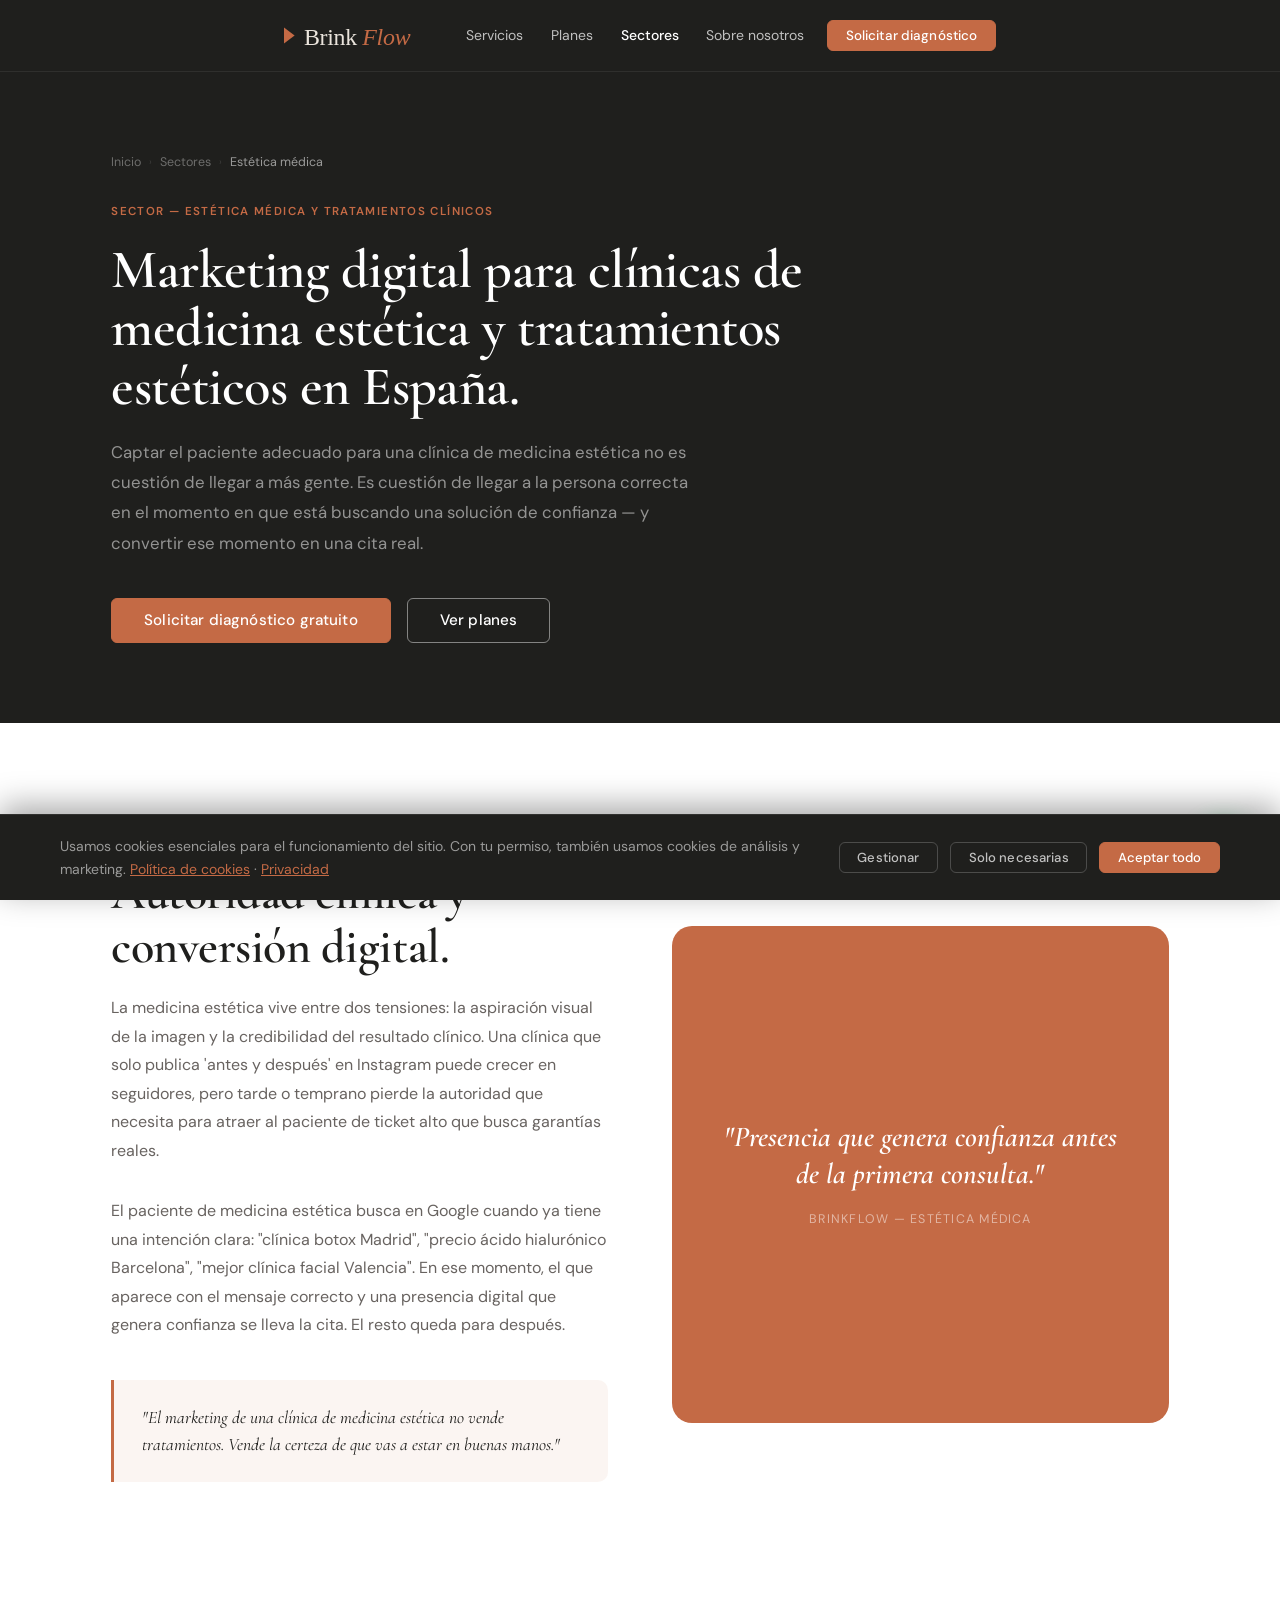
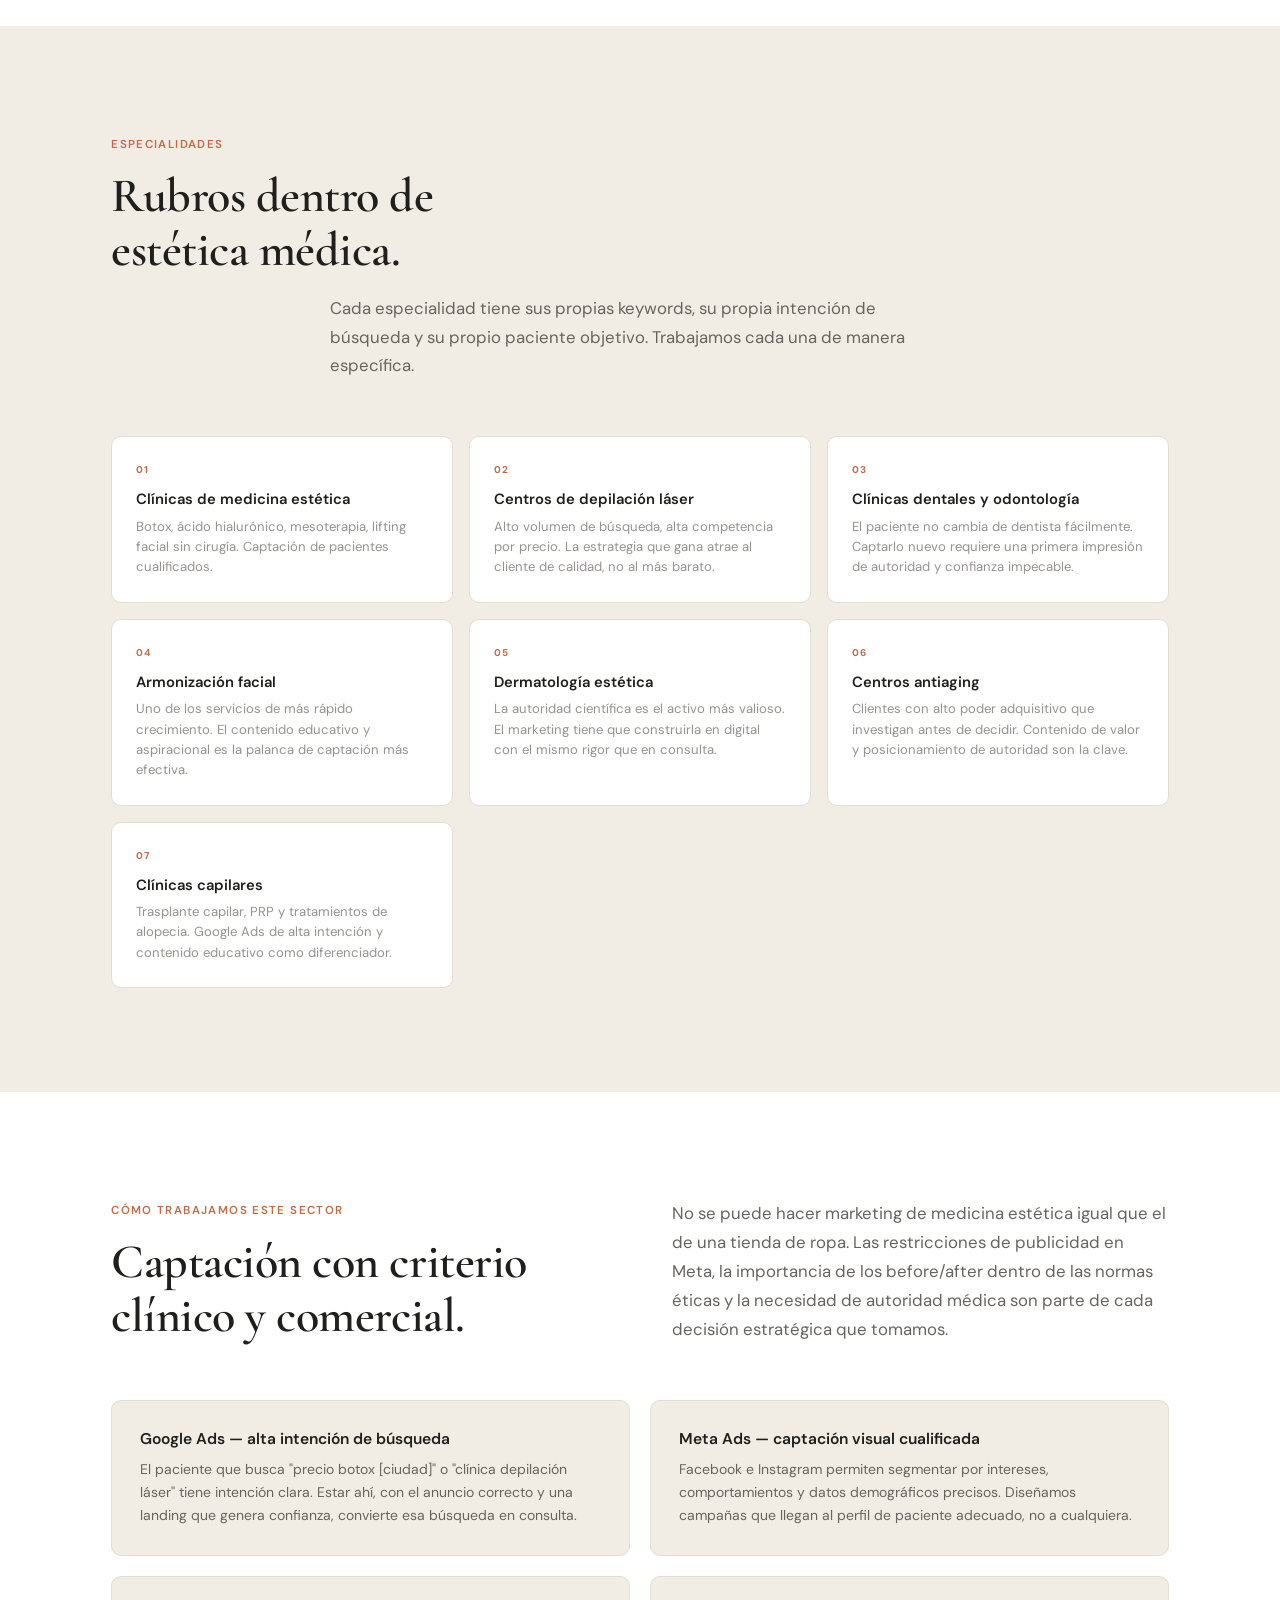
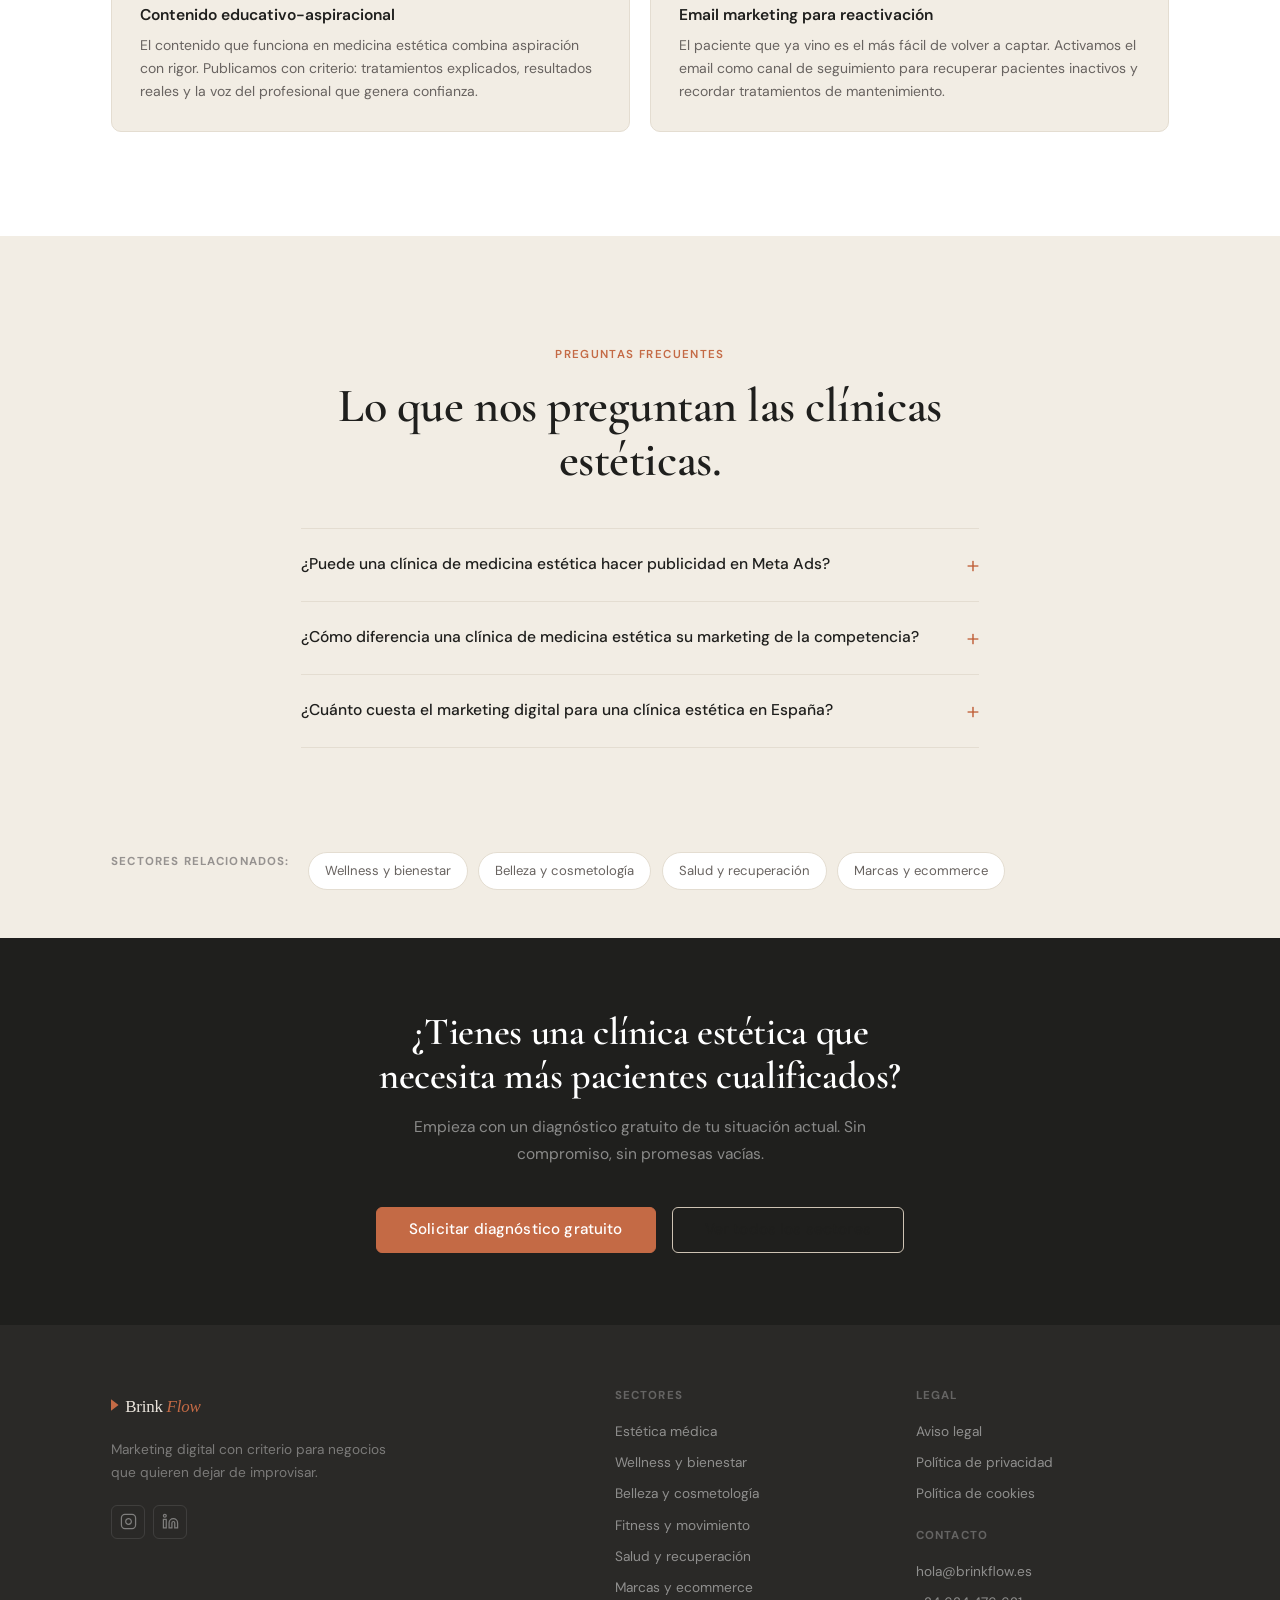
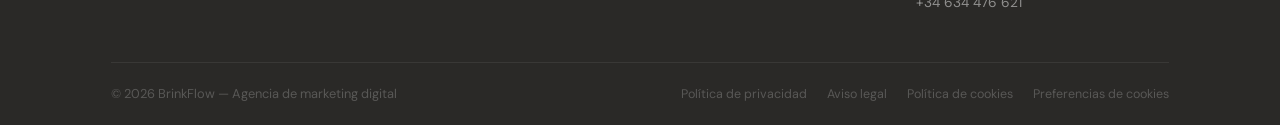
<file: sectores/estetica-medica/index.html>
<!DOCTYPE html>
<html lang="es">
<head>
  <meta charset="UTF-8" />
  <meta name="viewport" content="width=device-width, initial-scale=1.0" />
  <meta name="theme-color" content="#1F1F1D" />

  <title>Marketing Digital para Clínicas de Estética Médica en España | BrinkFlow</title>
  <meta name="description" content="Marketing especializado para clínicas de medicina estética, depilación láser, odontología premium, armonización facial y dermatología estética en España. Captación de pacientes con Meta Ads y Google Ads." />
  <meta name="author" content="BrinkFlow" />
  <meta name="robots" content="index, follow, max-snippet:-1, max-image-preview:large, max-video-preview:-1" />
  <meta name="geo.region" content="ES" />
  <link rel="canonical" href="https://brinkflow.es/sectores/estetica-medica/" />

  <meta property="og:type"        content="website" />
  <meta property="og:url"         content="https://brinkflow.es/sectores/estetica-medica/" />
  <meta property="og:title"       content="Marketing Digital para Clínicas de Estética Médica en España | BrinkFlow" />
  <meta property="og:description" content="Captación de pacientes con criterio clínico. Meta Ads, Google Ads y estrategia de contenido para medicina estética, depilación láser, odontología y dermatología en España." />
  <meta property="og:image"       content="https://brinkflow.es/assets/img/og-brinkflow.jpg" />
  <meta property="og:image:width" content="1200" />
  <meta property="og:image:height" content="630" />
  <meta property="og:site_name"   content="BrinkFlow" />
  <meta property="og:locale"      content="es_ES" />

  <script type="application/ld+json">
  {
    "@context": "https://schema.org",
    "@graph": [
      {
        "@type": "Organization",
        "@id": "https://brinkflow.es/#organization",
        "name": "BrinkFlow",
        "url": "https://brinkflow.es",
        "logo": {"@type": "ImageObject", "url": "https://brinkflow.es/assets/img/logo-brinkflow.svg"},
        "email": "hola@brinkflow.es",
        "telephone": "+34634476621"
      },
      {
        "@type": "BreadcrumbList",
        "itemListElement": [
          {"@type": "ListItem", "position": 1, "name": "Inicio",   "item": "https://brinkflow.es/"},
          {"@type": "ListItem", "position": 2, "name": "Sectores", "item": "https://brinkflow.es/sectores/"},
          {"@type": "ListItem", "position": 3, "name": "Estética Médica", "item": "https://brinkflow.es/sectores/estetica-medica/"}
        ]
      },
      {
        "@type": "FAQPage",
        "mainEntity": [
          {
            "@type": "Question",
            "name": "¿Puede una clínica de medicina estética hacer publicidad en Meta Ads?",
            "acceptedAnswer": {
              "@type": "Answer",
              "text": "Sí, con restricciones. Meta tiene políticas específicas para publicidad relacionada con tratamientos médicos y estéticos. En BrinkFlow conocemos esas restricciones y diseñamos campañas que cumplen con las políticas de la plataforma sin perder impacto. La clave está en comunicar la transformación aspiracional sin hacer claims médicos directos."
            }
          },
          {
            "@type": "Question",
            "name": "¿Cómo diferencia una clínica de medicina estética su marketing de la competencia?",
            "acceptedAnswer": {
              "@type": "Answer",
              "text": "La diferenciación en medicina estética no es de precio ni de tecnología — todas las clínicas ofrecen equipos similares. La diferenciación real viene del posicionamiento: el tipo de paciente al que te diriges, el tono de tu comunicación y la percepción de autoridad que construyes en el tiempo. En BrinkFlow trabajamos esa diferenciación de manera sistemática."
            }
          },
          {
            "@type": "Question",
            "name": "¿Cuánto cuesta el marketing digital para una clínica estética?",
            "acceptedAnswer": {
              "@type": "Answer",
              "text": "En BrinkFlow los planes para clínicas de estética comienzan desde 320 €/mes para gestión de contenido y estrategia, hasta 820 €/mes para gestión completa con Meta Ads y Google Ads activos. Todos incluyen estrategia mensual, informe de resultados y decisiones basadas en datos reales."
            }
          }
        ]
      }
    ]
  }
  </script>

  <link rel="preconnect" href="https://fonts.googleapis.com" />
  <link rel="preconnect" href="https://fonts.gstatic.com" crossorigin />
  <link href="https://fonts.googleapis.com/css2?family=Cormorant+Garamond:ital,wght@0,400;0,500;0,600;0,700;1,400;1,600&family=DM+Sans:ital,wght@0,300;0,400;0,500;0,600;1,400&display=swap" rel="stylesheet" />
  <link rel="dns-prefetch" href="https://connect.facebook.net" />
  <link rel="dns-prefetch" href="https://www.googletagmanager.com" />
  <link rel="stylesheet" href="/assets/css/styles.css" />
  <link rel="icon" type="image/svg+xml" href="/assets/img/favicon.svg" />
  <link rel="manifest" href="/site.webmanifest" />

  <script>
    window.dataLayer = window.dataLayer || [];
    function gtag(){dataLayer.push(arguments);}
    gtag('consent','default',{
      ad_storage:'denied',analytics_storage:'denied',
      ad_user_data:'denied',ad_personalization:'denied',
      functionality_storage:'granted',security_storage:'granted',
      wait_for_update:500
    });
    (function(){
      try {
        var c = JSON.parse(localStorage.getItem('bf_consent') || 'null');
        if (c && c.v === '1') {
          gtag('consent','update',{
            ad_storage:         c.marketing ? 'granted' : 'denied',
            analytics_storage:  c.analytics ? 'granted' : 'denied',
            ad_user_data:       c.marketing ? 'granted' : 'denied',
            ad_personalization: c.marketing ? 'granted' : 'denied'
          });
        }
      } catch(e){}
    })();
  </script>

  <!-- Google tag (gtag.js) -->
  <script async src="https://www.googletagmanager.com/gtag/js?id=G-WDTGPQHV6L"></script>
  <script>
    window.dataLayer = window.dataLayer || [];
    function gtag(){dataLayer.push(arguments);}
    gtag('js', new Date());
    gtag('config', 'G-WDTGPQHV6L');
  </script>

  <!-- Google Tag Manager -->
  <script>(function(w,d,s,l,i){w[l]=w[l]||[];w[l].push({'gtm.start':
new Date().getTime(),event:'gtm.js'});var f=d.getElementsByTagName(s)[0],
j=d.createElement(s),dl=l!='dataLayer'?'&l='+l:'';j.async=true;j.src=
'https://www.googletagmanager.com/gtm.js?id='+i+dl;f.parentNode.insertBefore(j,f);
})(window,document,'script','dataLayer','GTM-PGWWG8X2');</script>
  <!-- End Google Tag Manager -->
</head>
<body>
  <!-- Google Tag Manager (noscript) -->
  <noscript><iframe src="https://www.googletagmanager.com/ns.html?id=GTM-PGWWG8X2"
height="0" width="0" style="display:none;visibility:hidden"></iframe></noscript>
  <!-- End Google Tag Manager (noscript) -->

  <a class="skip-link" href="#estetica-main">Saltar al contenido principal</a>

  <header id="header" class="header">
    <div class="container">
      <nav class="nav" role="navigation" aria-label="Navegación principal">
        <a href="/" class="nav__logo" aria-label="BrinkFlow — inicio">
          <img src="/assets/img/logo-brinkflow.svg" alt="BrinkFlow — Agencia de marketing digital" class="nav__logo-img" width="140" height="36" />
        </a>
        <ul class="nav__links" role="list">
          <li><a href="/#servicios" class="nav__link">Servicios</a></li>
          <li><a href="/#planes"    class="nav__link">Planes</a></li>
          <li><a href="/sectores/"  class="nav__link is-active">Sectores</a></li>
          <li><a href="/#nosotros"  class="nav__link">Sobre nosotros</a></li>
          <li><a href="/#contacto"  class="btn btn--nav" data-track="cta_nav_contacto">Solicitar diagnóstico</a></li>
        </ul>
        <button class="nav__toggle" id="navToggle" aria-label="Abrir menú" aria-expanded="false" aria-controls="mobileMenu">
          <span></span><span></span><span></span>
        </button>
      </nav>
    </div>
    <div class="mobile-menu" id="mobileMenu" aria-hidden="true">
      <div class="mobile-menu__inner">
        <ul role="list">
          <li><a href="/#servicios">Servicios</a></li>
          <li><a href="/#planes">Planes</a></li>
          <li><a href="/sectores/">Sectores</a></li>
          <li><a href="/#nosotros">Sobre nosotros</a></li>
          <li><a href="/#contacto">Solicitar diagnóstico</a></li>
        </ul>
      </div>
    </div>
  </header>

  <main id="estetica-main">

    <section class="sector-hero" aria-labelledby="estetica-title">
      <div class="container">
        <nav class="breadcrumb" aria-label="Ruta de navegación">
          <a href="/">Inicio</a>
          <span class="breadcrumb__sep" aria-hidden="true">›</span>
          <a href="/sectores/">Sectores</a>
          <span class="breadcrumb__sep" aria-hidden="true">›</span>
          <span class="breadcrumb__current">Estética médica</span>
        </nav>
        <div class="sector-hero__inner">
          <span class="sector-hero__eyebrow">Sector — Estética médica y tratamientos clínicos</span>
          <h1 id="estetica-title" class="sector-hero__title">
            Marketing digital para clínicas de medicina estética y tratamientos estéticos en España.
          </h1>
          <p class="sector-hero__lead">
            Captar el paciente adecuado para una clínica de medicina estética no es cuestión de llegar a más gente. Es cuestión de llegar a la persona correcta en el momento en que está buscando una solución de confianza — y convertir ese momento en una cita real.
          </p>
          <div class="sector-hero__cta">
            <a href="/#contacto" class="btn btn--primary btn--lg" data-track="cta_estetica_hero">Solicitar diagnóstico gratuito</a>
            <a href="/#planes"   class="btn btn--outline  btn--lg">Ver planes</a>
          </div>
        </div>
      </div>
    </section>

    <section class="section bg-white" aria-labelledby="estetica-mercado-title">
      <div class="container">
        <div class="problem-layout">
          <div class="problem-left">
            <span class="section__eyebrow">El mercado de la estética médica en España</span>
            <h2 id="estetica-mercado-title" class="section__title" data-animate>
              Autoridad clínica y<br>conversión digital.
            </h2>
            <p data-animate>
              La medicina estética vive entre dos tensiones: la aspiración visual de la imagen y la credibilidad del resultado clínico. Una clínica que solo publica 'antes y después' en Instagram puede crecer en seguidores, pero tarde o temprano pierde la autoridad que necesita para atraer al paciente de ticket alto que busca garantías reales.
            </p>
            <p data-animate>
              El paciente de medicina estética busca en Google cuando ya tiene una intención clara: "clínica botox Madrid", "precio ácido hialurónico Barcelona", "mejor clínica facial Valencia". En ese momento, el que aparece con el mensaje correcto y una presencia digital que genera confianza se lleva la cita. El resto queda para después.
            </p>

            <div class="sector-insight" data-animate>
              <p>"El marketing de una clínica de medicina estética no vende tratamientos. Vende la certeza de que vas a estar en buenas manos."</p>
            </div>
          </div>

          <div class="problem-visual" aria-hidden="true">
            <p class="problem-visual__quote">
              "Presencia que genera confianza antes de la primera consulta."
            </p>
            <p class="problem-visual__attr">BrinkFlow — Estética médica</p>
          </div>
        </div>
      </div>
    </section>

    <section class="section bg-beige" aria-labelledby="estetica-rubros-title">
      <div class="container">
        <div class="section__header" data-animate>
          <span class="section__eyebrow">Especialidades</span>
          <h2 id="estetica-rubros-title" class="section__title">
            Rubros dentro de<br>estética médica.
          </h2>
          <p class="section__lead">Cada especialidad tiene sus propias keywords, su propia intención de búsqueda y su propio paciente objetivo. Trabajamos cada una de manera específica.</p>
        </div>

        <div class="rubros-grid">
          <div class="rubro-card" data-animate>
            <p class="rubro-card__num">01</p>
            <h3 class="rubro-card__title">Clínicas de medicina estética</h3>
            <p class="rubro-card__desc">Botox, ácido hialurónico, mesoterapia, lifting facial sin cirugía. Captación de pacientes cualificados.</p>
          </div>
          <div class="rubro-card" data-animate>
            <p class="rubro-card__num">02</p>
            <h3 class="rubro-card__title">Centros de depilación láser</h3>
            <p class="rubro-card__desc">Alto volumen de búsqueda, alta competencia por precio. La estrategia que gana atrae al cliente de calidad, no al más barato.</p>
          </div>
          <div class="rubro-card" data-animate>
            <p class="rubro-card__num">03</p>
            <h3 class="rubro-card__title">Clínicas dentales y odontología</h3>
            <p class="rubro-card__desc">El paciente no cambia de dentista fácilmente. Captarlo nuevo requiere una primera impresión de autoridad y confianza impecable.</p>
          </div>
          <div class="rubro-card" data-animate>
            <p class="rubro-card__num">04</p>
            <h3 class="rubro-card__title">Armonización facial</h3>
            <p class="rubro-card__desc">Uno de los servicios de más rápido crecimiento. El contenido educativo y aspiracional es la palanca de captación más efectiva.</p>
          </div>
          <div class="rubro-card" data-animate>
            <p class="rubro-card__num">05</p>
            <h3 class="rubro-card__title">Dermatología estética</h3>
            <p class="rubro-card__desc">La autoridad científica es el activo más valioso. El marketing tiene que construirla en digital con el mismo rigor que en consulta.</p>
          </div>
          <div class="rubro-card" data-animate>
            <p class="rubro-card__num">06</p>
            <h3 class="rubro-card__title">Centros antiaging</h3>
            <p class="rubro-card__desc">Clientes con alto poder adquisitivo que investigan antes de decidir. Contenido de valor y posicionamiento de autoridad son la clave.</p>
          </div>
          <div class="rubro-card" data-animate>
            <p class="rubro-card__num">07</p>
            <h3 class="rubro-card__title">Clínicas capilares</h3>
            <p class="rubro-card__desc">Trasplante capilar, PRP y tratamientos de alopecia. Google Ads de alta intención y contenido educativo como diferenciador.</p>
          </div>
        </div>
      </div>
    </section>

    <section class="section bg-white" aria-labelledby="estetica-como-title">
      <div class="container">
        <div class="services-intro" data-animate>
          <div class="services-intro__left">
            <span class="section__eyebrow">Cómo trabajamos este sector</span>
            <h2 id="estetica-como-title" class="section__title">
              Captación con criterio<br>clínico y comercial.
            </h2>
          </div>
          <div class="services-intro__right">
            <p class="section__lead" style="margin:0; text-align:left;">
              No se puede hacer marketing de medicina estética igual que el de una tienda de ropa. Las restricciones de publicidad en Meta, la importancia de los before/after dentro de las normas éticas y la necesidad de autoridad médica son parte de cada decisión estratégica que tomamos.
            </p>
          </div>
        </div>
        <div class="sector-services" style="margin-top:3rem">
          <div class="sector-service" data-animate>
            <h3>Google Ads — alta intención de búsqueda</h3>
            <p>El paciente que busca "precio botox [ciudad]" o "clínica depilación láser" tiene intención clara. Estar ahí, con el anuncio correcto y una landing que genera confianza, convierte esa búsqueda en consulta.</p>
          </div>
          <div class="sector-service" data-animate>
            <h3>Meta Ads — captación visual cualificada</h3>
            <p>Facebook e Instagram permiten segmentar por intereses, comportamientos y datos demográficos precisos. Diseñamos campañas que llegan al perfil de paciente adecuado, no a cualquiera.</p>
          </div>
          <div class="sector-service" data-animate>
            <h3>Contenido educativo-aspiracional</h3>
            <p>El contenido que funciona en medicina estética combina aspiración con rigor. Publicamos con criterio: tratamientos explicados, resultados reales y la voz del profesional que genera confianza.</p>
          </div>
          <div class="sector-service" data-animate>
            <h3>Email marketing para reactivación</h3>
            <p>El paciente que ya vino es el más fácil de volver a captar. Activamos el email como canal de seguimiento para recuperar pacientes inactivos y recordar tratamientos de mantenimiento.</p>
          </div>
        </div>
      </div>
    </section>

    <section class="section bg-beige" aria-labelledby="estetica-faq-title">
      <div class="container container--narrow">
        <div class="faq-header text-center" data-animate>
          <span class="section__eyebrow">Preguntas frecuentes</span>
          <h2 id="estetica-faq-title" class="section__title">Lo que nos preguntan las clínicas estéticas.</h2>
        </div>
        <div class="faq-list">
          <details class="faq-item" data-animate>
            <summary class="faq-item__q">¿Puede una clínica de medicina estética hacer publicidad en Meta Ads?</summary>
            <div class="faq-item__a"><p>Sí, con restricciones. Meta tiene políticas específicas para publicidad relacionada con tratamientos médicos y estéticos. En BrinkFlow conocemos esas restricciones y diseñamos campañas que cumplen las políticas de la plataforma sin perder impacto. La clave está en comunicar la transformación aspiracional sin hacer claims médicos directos que podrían rechazar el anuncio.</p></div>
          </details>
          <details class="faq-item" data-animate>
            <summary class="faq-item__q">¿Cómo diferencia una clínica de medicina estética su marketing de la competencia?</summary>
            <div class="faq-item__a"><p>La diferenciación en medicina estética rara vez es de precio ni de tecnología — todas las clínicas ofrecen equipos similares. La diferenciación real viene del posicionamiento: el tipo de paciente al que te diriges, el tono de tu comunicación y la percepción de autoridad que construyes con el tiempo. Trabajamos esa diferenciación de manera sistemática y medible.</p></div>
          </details>
          <details class="faq-item" data-animate>
            <summary class="faq-item__q">¿Cuánto cuesta el marketing digital para una clínica estética en España?</summary>
            <div class="faq-item__a"><p>En BrinkFlow los planes para clínicas de estética comienzan desde <strong>320 €/mes</strong> (gestión de contenido y estrategia) hasta <strong>820 €/mes</strong> (gestión completa con Meta Ads y Google Ads activos). Todos incluyen estrategia mensual, informe de resultados y decisiones basadas en datos reales.</p></div>
          </details>
        </div>
      </div>
    </section>

    <div class="related-sectors" style="padding: 0 clamp(20px,4vw,60px) 48px; max-width:1160px; margin:0 auto;" data-animate>
      <span style="font-size:.72rem;font-weight:700;text-transform:uppercase;letter-spacing:.1em;color:var(--ink-faint);margin-right:.5rem">Sectores relacionados:</span>
      <a href="/sectores/wellness/"              class="related-sector-link">Wellness y bienestar</a>
      <a href="/sectores/belleza-cosmetologia/"  class="related-sector-link">Belleza y cosmetología</a>
      <a href="/sectores/salud-recuperacion/"    class="related-sector-link">Salud y recuperación</a>
      <a href="/sectores/marcas-ecommerce/"      class="related-sector-link">Marcas y ecommerce</a>
    </div>

    <section class="sector-cta" aria-label="Llamada a la acción">
      <div class="container">
        <h2 class="sector-cta__title" data-animate>¿Tienes una clínica estética que necesita más pacientes cualificados?</h2>
        <p class="sector-cta__lead" data-animate>Empieza con un diagnóstico gratuito de tu situación actual. Sin compromiso, sin promesas vacías.</p>
        <div class="sector-cta__actions" data-animate>
          <a href="/#contacto" class="btn btn--primary btn--lg" data-track="cta_estetica_bottom">Solicitar diagnóstico gratuito</a>
          <a href="/sectores/" class="btn btn--outline  btn--lg">Ver todos los sectores</a>
        </div>
      </div>
    </section>

  </main>

  <footer class="footer" role="contentinfo">
    <div class="container">
      <div class="footer__top">
        <div class="footer__brand">
          <a href="/" class="footer__logo" aria-label="BrinkFlow — inicio">
            <img src="/assets/img/logo-brinkflow.svg" alt="BrinkFlow — Agencia de marketing digital" class="footer__logo-img" width="120" height="32" />
          </a>
          <p>Marketing digital con criterio para negocios que quieren dejar de improvisar.</p>
          <div class="footer__social">
            <a href="#" aria-label="Instagram de BrinkFlow" class="social-link"><svg width="17" height="17" viewBox="0 0 24 24" fill="none" stroke="currentColor" stroke-width="1.75" aria-hidden="true"><rect x="2" y="2" width="20" height="20" rx="5" ry="5"/><path d="M16 11.37A4 4 0 1112.63 8 4 4 0 0116 11.37z"/><line x1="17.5" y1="6.5" x2="17.51" y2="6.5"/></svg></a>
            <a href="#" aria-label="LinkedIn de BrinkFlow" class="social-link"><svg width="17" height="17" viewBox="0 0 24 24" fill="none" stroke="currentColor" stroke-width="1.75" aria-hidden="true"><path d="M16 8a6 6 0 016 6v7h-4v-7a2 2 0 00-2-2 2 2 0 00-2 2v7h-4v-7a6 6 0 016-6z"/><rect x="2" y="9" width="4" height="12"/><circle cx="4" cy="4" r="2"/></svg></a>
          </div>
        </div>
        <div class="footer__col">
          <h4>Sectores</h4>
          <ul role="list">
            <li><a href="/sectores/estetica-medica/">Estética médica</a></li>
            <li><a href="/sectores/wellness/">Wellness y bienestar</a></li>
            <li><a href="/sectores/belleza-cosmetologia/">Belleza y cosmetología</a></li>
            <li><a href="/sectores/fitness-movimiento/">Fitness y movimiento</a></li>
            <li><a href="/sectores/salud-recuperacion/">Salud y recuperación</a></li>
            <li><a href="/sectores/marcas-ecommerce/">Marcas y ecommerce</a></li>
          </ul>
        </div>
        <div class="footer__col">
          <h4>Legal</h4>
          <ul role="list">
            <li><a href="/legal/">Aviso legal</a></li>
            <li><a href="/privacidad/">Política de privacidad</a></li>
            <li><a href="/cookies/">Política de cookies</a></li>
          </ul>
          <h4 style="margin-top:1.5rem">Contacto</h4>
          <ul role="list">
            <li><a href="mailto:hola@brinkflow.es">hola@brinkflow.es</a></li>
            <li><a href="tel:+34634476621">+34 634 476 621</a></li>
          </ul>
        </div>
      </div>
      <div class="footer__bottom">
        <p>© 2026 BrinkFlow — Agencia de marketing digital</p>
        <div class="footer__legal">
          <a href="/privacidad/">Política de privacidad</a>
          <a href="/legal/">Aviso legal</a>
          <a href="/cookies/">Política de cookies</a>
          <a href="#" data-cookie-settings>Preferencias de cookies</a>
        </div>
      </div>
    </div>
  </footer>

  <div id="cookieBanner" class="cookie-banner" role="dialog" aria-modal="true" aria-label="Aviso de cookies" aria-live="polite" aria-atomic="true">
    <div class="cookie-banner__inner">
      <div class="cookie-banner__text"><p>Usamos cookies esenciales para el funcionamiento del sitio. Con tu permiso, también usamos cookies de análisis y marketing. <a href="/cookies/">Política de cookies</a> · <a href="/privacidad/">Privacidad</a></p></div>
      <div class="cookie-banner__actions">
        <button id="cookieManage"  class="btn btn--ghost btn--sm">Gestionar</button>
        <button id="cookieDecline" class="btn btn--ghost btn--sm">Solo necesarias</button>
        <button id="cookieAccept"  class="btn btn--primary btn--sm">Aceptar todo</button>
      </div>
    </div>
  </div>

  <a href="https://wa.me/34634476261?text=Hola%2C+me+interesa+saber+m%C3%A1s+sobre+BrinkFlow." class="whatsapp-bubble" target="_blank" rel="noopener noreferrer" aria-label="Contactar por WhatsApp con BrinkFlow">
    <svg width="26" height="26" viewBox="0 0 24 24" fill="currentColor" aria-hidden="true"><path d="M17.472 14.382c-.297-.149-1.758-.867-2.03-.967-.273-.099-.471-.148-.67.15-.197.297-.767.966-.94 1.164-.173.199-.347.223-.644.075-.297-.15-1.255-.463-2.39-1.475-.883-.788-1.48-1.761-1.653-2.059-.173-.297-.018-.458.13-.606.134-.133.298-.347.446-.52.149-.174.198-.298.298-.497.099-.198.05-.371-.025-.52-.075-.149-.669-1.612-.916-2.207-.242-.579-.487-.5-.669-.51-.173-.008-.371-.01-.57-.01-.198 0-.52.074-.792.372-.272.297-1.04 1.016-1.04 2.479 0 1.462 1.065 2.875 1.213 3.074.149.198 2.096 3.2 5.077 4.487.709.306 1.262.489 1.694.625.712.227 1.36.195 1.871.118.571-.085 1.758-.719 2.006-1.413.248-.694.248-1.289.173-1.413-.074-.124-.272-.198-.57-.347m-5.421 7.403h-.004a9.87 9.87 0 01-5.031-1.378l-.361-.214-3.741.982.998-3.648-.235-.374a9.86 9.86 0 01-1.51-5.26c.001-5.45 4.436-9.884 9.888-9.884 2.64 0 5.122 1.03 6.988 2.898a9.825 9.825 0 012.893 6.994c-.003 5.45-4.437 9.884-9.885 9.884m8.413-18.297A11.815 11.815 0 0012.05 0C5.495 0 .16 5.335.157 11.892c0 2.096.547 4.142 1.588 5.945L.057 24l6.305-1.654a11.882 11.882 0 005.683 1.448h.005c6.554 0 11.89-5.335 11.893-11.893a11.821 11.821 0 00-3.48-8.413z"/></svg>
    <span class="whatsapp-bubble__tooltip">¿Hablamos?<br><strong>Equipo BrinkFlow.</strong></span>
  </a>

  <script src="/assets/js/main.js" defer></script>
</body>
</html>
</file>
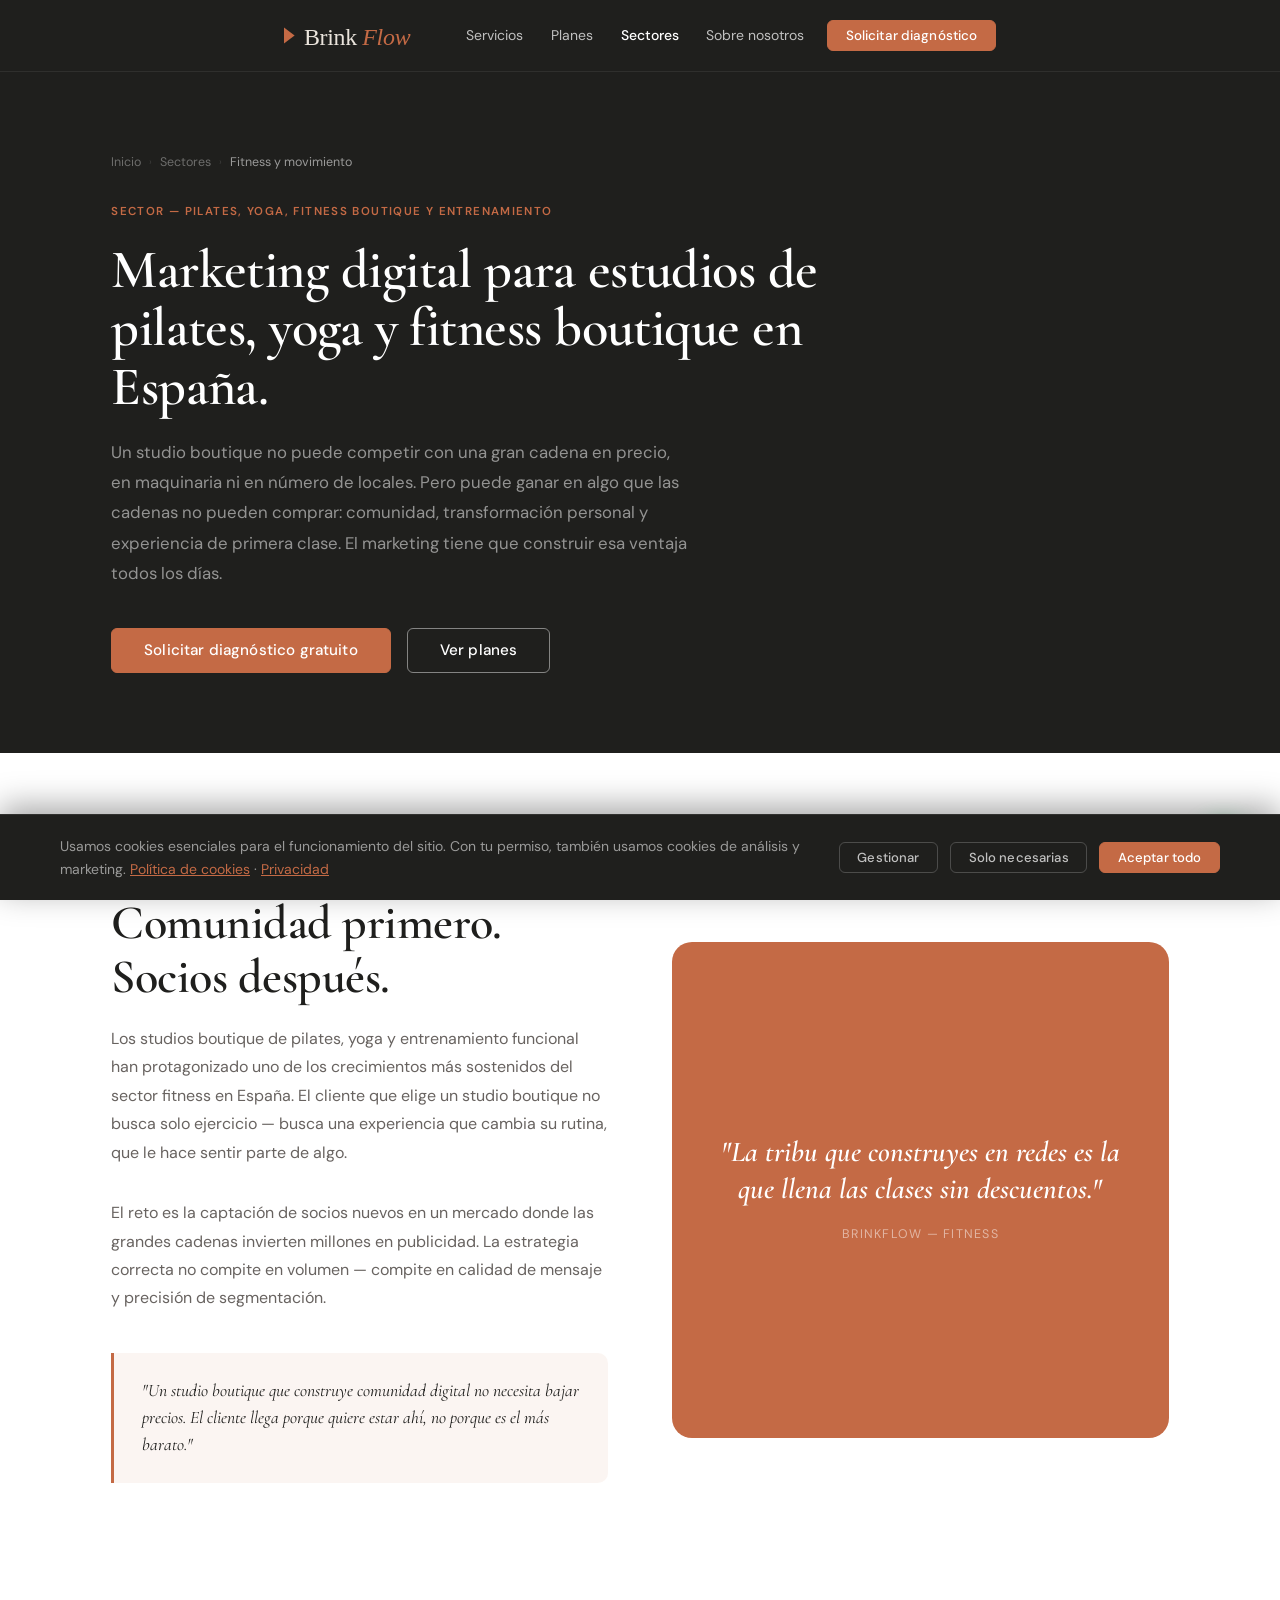
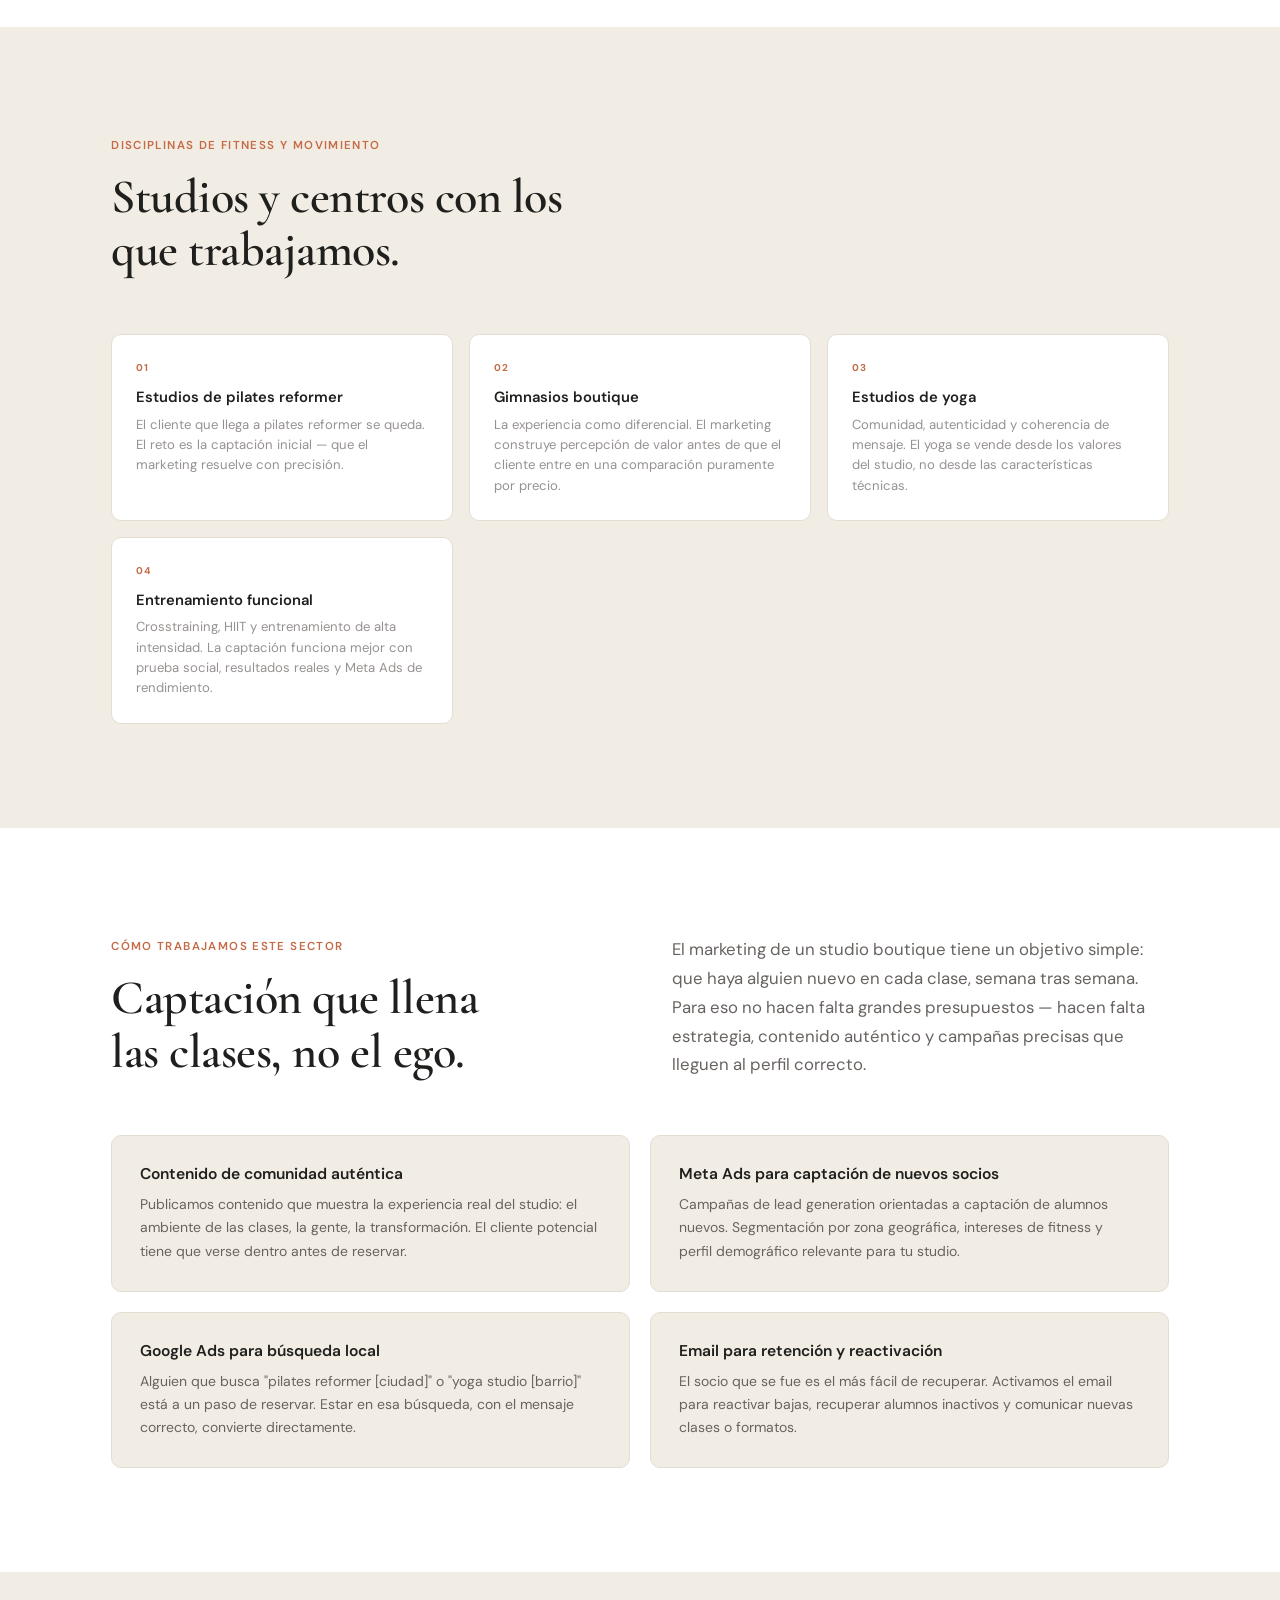
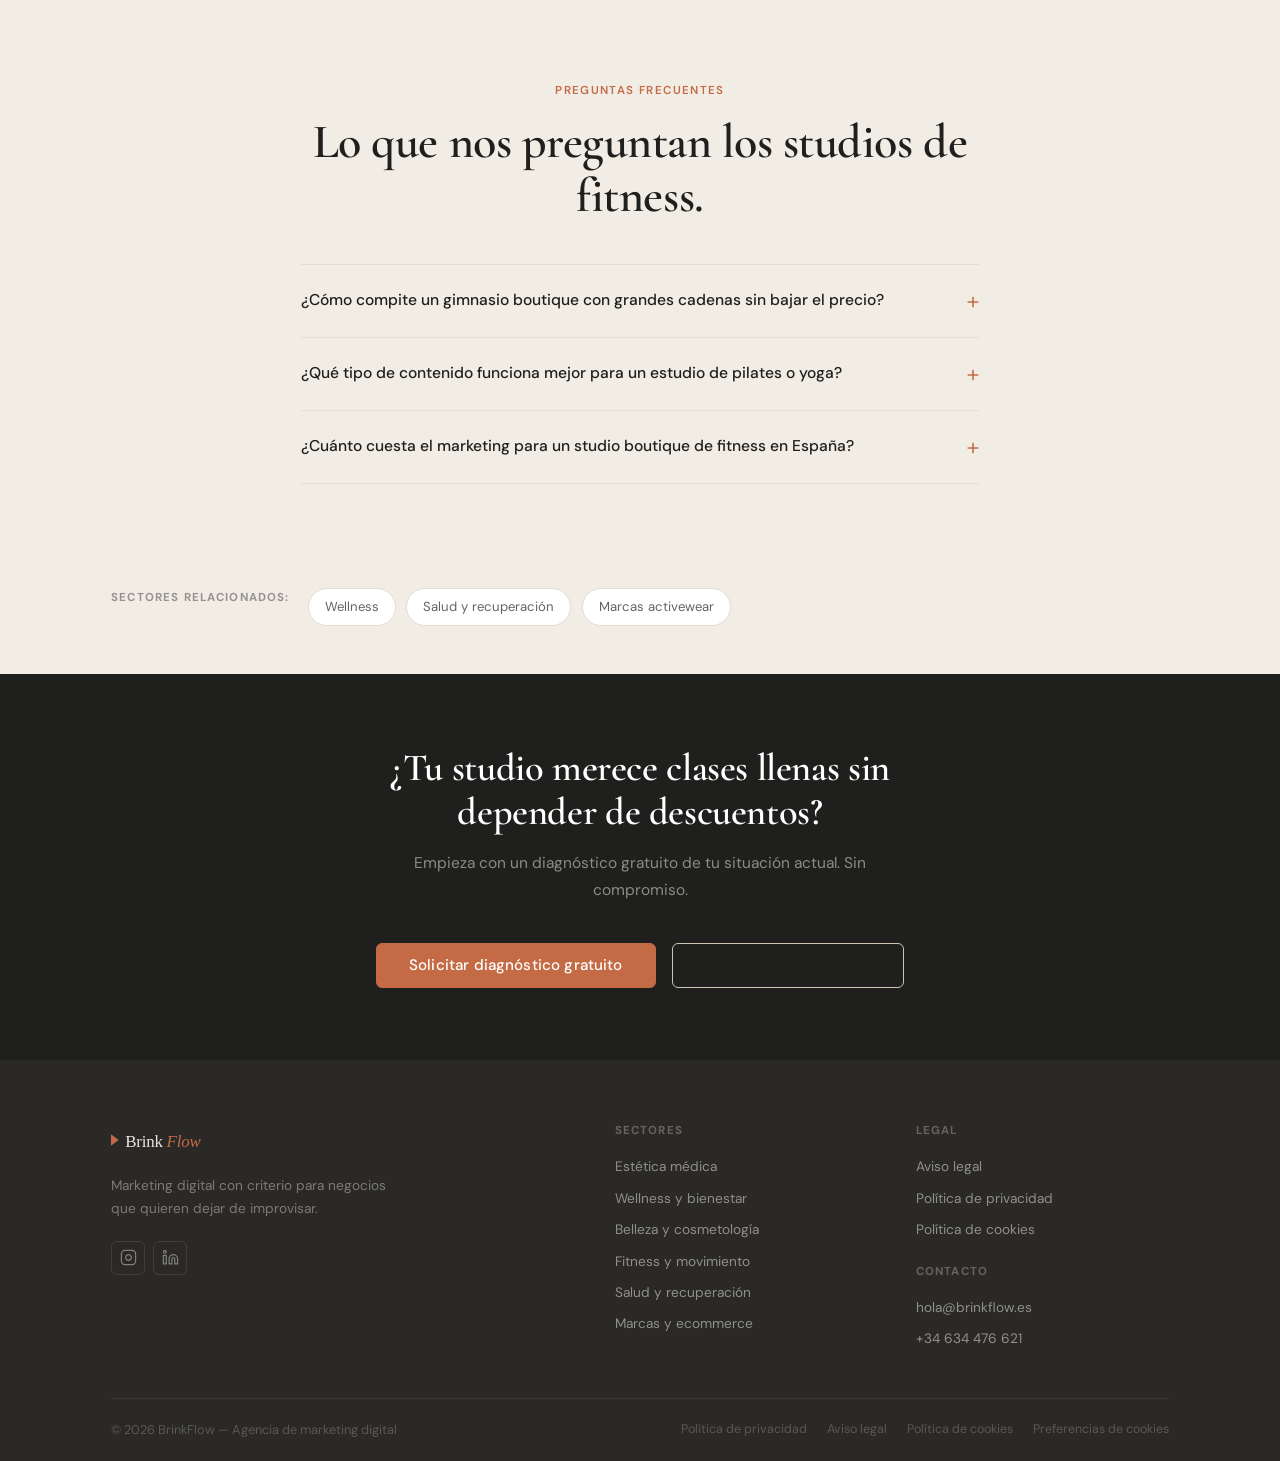
<file: sectores/fitness-movimiento/index.html>
<!DOCTYPE html>
<html lang="es">
<head>
  <meta charset="UTF-8" /><meta name="viewport" content="width=device-width, initial-scale=1.0" /><meta name="theme-color" content="#1F1F1D" />
  <title>Marketing Digital para Estudios de Pilates, Yoga y Gimnasios Boutique en España | BrinkFlow</title>
  <meta name="description" content="Marketing especializado para estudios de pilates reformer, gimnasios boutique, yoga studios y entrenamiento funcional en España. Captación de socios y construcción de comunidad con Meta Ads y estrategia de contenido." />
  <meta name="author" content="BrinkFlow" /><meta name="robots" content="index, follow, max-snippet:-1, max-image-preview:large, max-video-preview:-1" /><meta name="geo.region" content="ES" />
  <link rel="canonical" href="https://brinkflow.es/sectores/fitness-movimiento/" />
  <meta property="og:type" content="website" /><meta property="og:url" content="https://brinkflow.es/sectores/fitness-movimiento/" />
  <meta property="og:title" content="Marketing Digital para Pilates, Yoga y Fitness Boutique en España | BrinkFlow" />
  <meta property="og:description" content="Captación de socios y construcción de comunidad para estudios de pilates reformer, gimnasios boutique y yoga studios en España. Marketing que compite sin bajar el precio." />
  <meta property="og:image" content="https://brinkflow.es/assets/img/og-brinkflow.jpg" /><meta property="og:image:width" content="1200" /><meta property="og:image:height" content="630" /><meta property="og:site_name" content="BrinkFlow" /><meta property="og:locale" content="es_ES" />
  <script type="application/ld+json">
  {"@context":"https://schema.org","@graph":[{"@type":"Organization","@id":"https://brinkflow.es/#organization","name":"BrinkFlow","url":"https://brinkflow.es","logo":{"@type":"ImageObject","url":"https://brinkflow.es/assets/img/logo-brinkflow.svg"},"email":"hola@brinkflow.es","telephone":"+34634476621"},{"@type":"BreadcrumbList","itemListElement":[{"@type":"ListItem","position":1,"name":"Inicio","item":"https://brinkflow.es/"},{"@type":"ListItem","position":2,"name":"Sectores","item":"https://brinkflow.es/sectores/"},{"@type":"ListItem","position":3,"name":"Fitness y movimiento","item":"https://brinkflow.es/sectores/fitness-movimiento/"}]},{"@type":"FAQPage","mainEntity":[{"@type":"Question","name":"¿Cómo compite un gimnasio boutique con grandes cadenas sin bajar el precio?","acceptedAnswer":{"@type":"Answer","text":"Un gimnasio boutique no puede competir en precio con las grandes cadenas de bajo coste. Su ventaja es la experiencia, la comunidad y la transformación personal. El marketing tiene que construir esa percepción de valor antes de que el cliente potencial compare precios. Cuando el content y la narrativa funcionan bien, el precio deja de ser el factor decisivo."}},{"@type":"Question","name":"¿Qué tipo de contenido funciona mejor para un estudio de pilates o yoga?","acceptedAnswer":{"@type":"Answer","text":"Para estudios de pilates y yoga, el contenido que mejor funciona es el que muestra la comunidad real del studio: clientes auténticos, el ambiente de las clases y la transformación personal. No se trata de acrobacias perfectas — se trata de hacer que el cliente potencial se vea a sí mismo dentro de ese espacio."}},{"@type":"Question","name":"¿Cuánto cuesta el marketing para un studio boutique de fitness en España?","acceptedAnswer":{"@type":"Answer","text":"En BrinkFlow los planes para studios de fitness y movimiento comienzan desde 320 €/mes hasta 820 €/mes. Todos incluyen estrategia mensual, gestión de contenido y análisis de resultados con decisiones orientadas a captación y retención de socios."}}]}]}
  </script>
  <link rel="preconnect" href="https://fonts.googleapis.com" /><link rel="preconnect" href="https://fonts.gstatic.com" crossorigin />
  <link href="https://fonts.googleapis.com/css2?family=Cormorant+Garamond:ital,wght@0,400;0,500;0,600;0,700;1,400;1,600&family=DM+Sans:ital,wght@0,300;0,400;0,500;0,600;1,400&display=swap" rel="stylesheet" />
  <link rel="dns-prefetch" href="https://connect.facebook.net" /><link rel="stylesheet" href="/assets/css/styles.css" /><link rel="icon" type="image/svg+xml" href="/assets/img/favicon.svg" /><link rel="manifest" href="/site.webmanifest" />
  <script>window.dataLayer=window.dataLayer||[];function gtag(){dataLayer.push(arguments);}gtag('consent','default',{ad_storage:'denied',analytics_storage:'denied',ad_user_data:'denied',ad_personalization:'denied',functionality_storage:'granted',security_storage:'granted',wait_for_update:500});(function(){try{var c=JSON.parse(localStorage.getItem('bf_consent')||'null');if(c&&c.v==='1'){gtag('consent','update',{ad_storage:c.marketing?'granted':'denied',analytics_storage:c.analytics?'granted':'denied',ad_user_data:c.marketing?'granted':'denied',ad_personalization:c.marketing?'granted':'denied',});}}catch(e){}})();</script>

  <!-- Google tag (gtag.js) -->
  <script async src="https://www.googletagmanager.com/gtag/js?id=G-WDTGPQHV6L"></script>
  <script>
    window.dataLayer = window.dataLayer || [];
    function gtag(){dataLayer.push(arguments);}
    gtag('js', new Date());
    gtag('config', 'G-WDTGPQHV6L');
  </script>

  <!-- Google Tag Manager -->
  <script>(function(w,d,s,l,i){w[l]=w[l]||[];w[l].push({'gtm.start':
new Date().getTime(),event:'gtm.js'});var f=d.getElementsByTagName(s)[0],
j=d.createElement(s),dl=l!='dataLayer'?'&l='+l:'';j.async=true;j.src=
'https://www.googletagmanager.com/gtm.js?id='+i+dl;f.parentNode.insertBefore(j,f);
})(window,document,'script','dataLayer','GTM-PGWWG8X2');</script>
  <!-- End Google Tag Manager -->
</head>
<body>
  <!-- Google Tag Manager (noscript) -->
  <noscript><iframe src="https://www.googletagmanager.com/ns.html?id=GTM-PGWWG8X2"
height="0" width="0" style="display:none;visibility:hidden"></iframe></noscript>
  <!-- End Google Tag Manager (noscript) -->
  <a class="skip-link" href="#fitness-main">Saltar al contenido principal</a>
  <header id="header" class="header"><div class="container"><nav class="nav" role="navigation" aria-label="Navegación principal"><a href="/" class="nav__logo" aria-label="BrinkFlow — inicio"><img src="/assets/img/logo-brinkflow.svg" alt="BrinkFlow — Agencia de marketing digital" class="nav__logo-img" width="140" height="36" /></a><ul class="nav__links" role="list"><li><a href="/#servicios" class="nav__link">Servicios</a></li><li><a href="/#planes" class="nav__link">Planes</a></li><li><a href="/sectores/" class="nav__link is-active">Sectores</a></li><li><a href="/#nosotros" class="nav__link">Sobre nosotros</a></li><li><a href="/#contacto" class="btn btn--nav" data-track="cta_nav_contacto">Solicitar diagnóstico</a></li></ul><button class="nav__toggle" id="navToggle" aria-label="Abrir menú" aria-expanded="false" aria-controls="mobileMenu"><span></span><span></span><span></span></button></nav></div><div class="mobile-menu" id="mobileMenu" aria-hidden="true"><div class="mobile-menu__inner"><ul role="list"><li><a href="/#servicios">Servicios</a></li><li><a href="/#planes">Planes</a></li><li><a href="/sectores/">Sectores</a></li><li><a href="/#nosotros">Sobre nosotros</a></li><li><a href="/#contacto">Solicitar diagnóstico</a></li></ul></div></div></header>

  <main id="fitness-main">

    <section class="sector-hero" aria-labelledby="fitness-title">
      <div class="container">
        <nav class="breadcrumb" aria-label="Ruta de navegación">
          <a href="/">Inicio</a><span class="breadcrumb__sep" aria-hidden="true">›</span><a href="/sectores/">Sectores</a><span class="breadcrumb__sep" aria-hidden="true">›</span><span class="breadcrumb__current">Fitness y movimiento</span>
        </nav>
        <div class="sector-hero__inner">
          <span class="sector-hero__eyebrow">Sector — Pilates, yoga, fitness boutique y entrenamiento</span>
          <h1 id="fitness-title" class="sector-hero__title">Marketing digital para estudios de pilates, yoga y fitness boutique en España.</h1>
          <p class="sector-hero__lead">Un studio boutique no puede competir con una gran cadena en precio, en maquinaria ni en número de locales. Pero puede ganar en algo que las cadenas no pueden comprar: comunidad, transformación personal y experiencia de primera clase. El marketing tiene que construir esa ventaja todos los días.</p>
          <div class="sector-hero__cta">
            <a href="/#contacto" class="btn btn--primary btn--lg" data-track="cta_fitness_hero">Solicitar diagnóstico gratuito</a>
            <a href="/#planes" class="btn btn--outline btn--lg">Ver planes</a>
          </div>
        </div>
      </div>
    </section>

    <section class="section bg-white" aria-labelledby="fitness-mercado-title">
      <div class="container">
        <div class="problem-layout">
          <div class="problem-left">
            <span class="section__eyebrow">El sector fitness boutique en España</span>
            <h2 id="fitness-mercado-title" class="section__title" data-animate>Comunidad primero.<br>Socios después.</h2>
            <p data-animate>Los studios boutique de pilates, yoga y entrenamiento funcional han protagonizado uno de los crecimientos más sostenidos del sector fitness en España. El cliente que elige un studio boutique no busca solo ejercicio — busca una experiencia que cambia su rutina, que le hace sentir parte de algo.</p>
            <p data-animate>El reto es la captación de socios nuevos en un mercado donde las grandes cadenas invierten millones en publicidad. La estrategia correcta no compite en volumen — compite en calidad de mensaje y precisión de segmentación.</p>
            <div class="sector-insight" data-animate><p>"Un studio boutique que construye comunidad digital no necesita bajar precios. El cliente llega porque quiere estar ahí, no porque es el más barato."</p></div>
          </div>
          <div class="problem-visual" aria-hidden="true">
            <p class="problem-visual__quote">"La tribu que construyes en redes es la que llena las clases sin descuentos."</p>
            <p class="problem-visual__attr">BrinkFlow — Fitness</p>
          </div>
        </div>
      </div>
    </section>

    <section class="section bg-beige" aria-labelledby="fitness-rubros-title">
      <div class="container">
        <div class="section__header" data-animate>
          <span class="section__eyebrow">Disciplinas de fitness y movimiento</span>
          <h2 id="fitness-rubros-title" class="section__title">Studios y centros con los<br>que trabajamos.</h2>
        </div>
        <div class="rubros-grid">
          <div class="rubro-card" data-animate>
            <p class="rubro-card__num">01</p>
            <h3 class="rubro-card__title">Estudios de pilates reformer</h3>
            <p class="rubro-card__desc">El cliente que llega a pilates reformer se queda. El reto es la captación inicial — que el marketing resuelve con precisión.</p>
          </div>
          <div class="rubro-card" data-animate>
            <p class="rubro-card__num">02</p>
            <h3 class="rubro-card__title">Gimnasios boutique</h3>
            <p class="rubro-card__desc">La experiencia como diferencial. El marketing construye percepción de valor antes de que el cliente entre en una comparación puramente por precio.</p>
          </div>
          <div class="rubro-card" data-animate>
            <p class="rubro-card__num">03</p>
            <h3 class="rubro-card__title">Estudios de yoga</h3>
            <p class="rubro-card__desc">Comunidad, autenticidad y coherencia de mensaje. El yoga se vende desde los valores del studio, no desde las características técnicas.</p>
          </div>
          <div class="rubro-card" data-animate>
            <p class="rubro-card__num">04</p>
            <h3 class="rubro-card__title">Entrenamiento funcional</h3>
            <p class="rubro-card__desc">Crosstraining, HIIT y entrenamiento de alta intensidad. La captación funciona mejor con prueba social, resultados reales y Meta Ads de rendimiento.</p>
          </div>
        </div>
      </div>
    </section>

    <section class="section bg-white" aria-labelledby="fitness-como-title">
      <div class="container">
        <div class="services-intro" data-animate>
          <div class="services-intro__left">
            <span class="section__eyebrow">Cómo trabajamos este sector</span>
            <h2 id="fitness-como-title" class="section__title">Captación que llena<br>las clases, no el ego.</h2>
          </div>
          <div class="services-intro__right">
            <p class="section__lead" style="margin:0;text-align:left;">El marketing de un studio boutique tiene un objetivo simple: que haya alguien nuevo en cada clase, semana tras semana. Para eso no hacen falta grandes presupuestos — hacen falta estrategia, contenido auténtico y campañas precisas que lleguen al perfil correcto.</p>
          </div>
        </div>
        <div class="sector-services" style="margin-top:3rem">
          <div class="sector-service" data-animate>
            <h3>Contenido de comunidad auténtica</h3>
            <p>Publicamos contenido que muestra la experiencia real del studio: el ambiente de las clases, la gente, la transformación. El cliente potencial tiene que verse dentro antes de reservar.</p>
          </div>
          <div class="sector-service" data-animate>
            <h3>Meta Ads para captación de nuevos socios</h3>
            <p>Campañas de lead generation orientadas a captación de alumnos nuevos. Segmentación por zona geográfica, intereses de fitness y perfil demográfico relevante para tu studio.</p>
          </div>
          <div class="sector-service" data-animate>
            <h3>Google Ads para búsqueda local</h3>
            <p>Alguien que busca "pilates reformer [ciudad]" o "yoga studio [barrio]" está a un paso de reservar. Estar en esa búsqueda, con el mensaje correcto, convierte directamente.</p>
          </div>
          <div class="sector-service" data-animate>
            <h3>Email para retención y reactivación</h3>
            <p>El socio que se fue es el más fácil de recuperar. Activamos el email para reactivar bajas, recuperar alumnos inactivos y comunicar nuevas clases o formatos.</p>
          </div>
        </div>
      </div>
    </section>

    <section class="section bg-beige" aria-labelledby="fitness-faq-title">
      <div class="container container--narrow">
        <div class="faq-header text-center" data-animate>
          <span class="section__eyebrow">Preguntas frecuentes</span>
          <h2 id="fitness-faq-title" class="section__title">Lo que nos preguntan los studios de fitness.</h2>
        </div>
        <div class="faq-list">
          <details class="faq-item" data-animate>
            <summary class="faq-item__q">¿Cómo compite un gimnasio boutique con grandes cadenas sin bajar el precio?</summary>
            <div class="faq-item__a"><p>Un gimnasio boutique no puede competir en precio con las grandes cadenas. Su ventaja es la experiencia, la comunidad y la transformación personal. El marketing tiene que construir esa percepción de valor antes de que el cliente potencial compare precios. Cuando el contenido y la narrativa funcionan bien, el precio deja de ser el factor decisivo — el cliente ya ha decidido que quiere estar en tu studio específicamente.</p></div>
          </details>
          <details class="faq-item" data-animate>
            <summary class="faq-item__q">¿Qué tipo de contenido funciona mejor para un estudio de pilates o yoga?</summary>
            <div class="faq-item__a"><p>El contenido que mejor funciona muestra la comunidad real del studio: alumnos auténticos, el ambiente de las clases y la transformación personal. No se trata de acrobacias perfectas — se trata de hacer que el cliente potencial se vea a sí mismo dentro de ese espacio. El contenido aspiracional sin autenticidad no convierte en este sector.</p></div>
          </details>
          <details class="faq-item" data-animate>
            <summary class="faq-item__q">¿Cuánto cuesta el marketing para un studio boutique de fitness en España?</summary>
            <div class="faq-item__a"><p>En BrinkFlow los planes para studios de fitness y movimiento comienzan desde <strong>320 €/mes</strong> hasta <strong>820 €/mes</strong>. Todos incluyen estrategia mensual, gestión de contenido y análisis de resultados orientados específicamente a captación y retención de socios.</p></div>
          </details>
        </div>
      </div>
    </section>

    <div class="related-sectors" style="padding:0 clamp(20px,4vw,60px) 48px;max-width:1160px;margin:0 auto;" data-animate>
      <span style="font-size:.72rem;font-weight:700;text-transform:uppercase;letter-spacing:.1em;color:var(--ink-faint);margin-right:.5rem">Sectores relacionados:</span>
      <a href="/sectores/wellness/"           class="related-sector-link">Wellness</a>
      <a href="/sectores/salud-recuperacion/" class="related-sector-link">Salud y recuperación</a>
      <a href="/sectores/marcas-ecommerce/"   class="related-sector-link">Marcas activewear</a>
    </div>

    <section class="sector-cta" aria-label="Llamada a la acción">
      <div class="container">
        <h2 class="sector-cta__title" data-animate>¿Tu studio merece clases llenas sin depender de descuentos?</h2>
        <p class="sector-cta__lead" data-animate>Empieza con un diagnóstico gratuito de tu situación actual. Sin compromiso.</p>
        <div class="sector-cta__actions" data-animate>
          <a href="/#contacto" class="btn btn--primary btn--lg" data-track="cta_fitness_bottom">Solicitar diagnóstico gratuito</a>
          <a href="/sectores/" class="btn btn--outline btn--lg">Ver todos los sectores</a>
        </div>
      </div>
    </section>

  </main>

  <footer class="footer" role="contentinfo"><div class="container"><div class="footer__top"><div class="footer__brand"><a href="/" class="footer__logo" aria-label="BrinkFlow — inicio"><img src="/assets/img/logo-brinkflow.svg" alt="BrinkFlow — Agencia de marketing digital" class="footer__logo-img" width="120" height="32" /></a><p>Marketing digital con criterio para negocios que quieren dejar de improvisar.</p><div class="footer__social"><a href="#" aria-label="Instagram de BrinkFlow" class="social-link"><svg width="17" height="17" viewBox="0 0 24 24" fill="none" stroke="currentColor" stroke-width="1.75" aria-hidden="true"><rect x="2" y="2" width="20" height="20" rx="5" ry="5"/><path d="M16 11.37A4 4 0 1112.63 8 4 4 0 0116 11.37z"/><line x1="17.5" y1="6.5" x2="17.51" y2="6.5"/></svg></a><a href="#" aria-label="LinkedIn de BrinkFlow" class="social-link"><svg width="17" height="17" viewBox="0 0 24 24" fill="none" stroke="currentColor" stroke-width="1.75" aria-hidden="true"><path d="M16 8a6 6 0 016 6v7h-4v-7a2 2 0 00-2-2 2 2 0 00-2 2v7h-4v-7a6 6 0 016-6z"/><rect x="2" y="9" width="4" height="12"/><circle cx="4" cy="4" r="2"/></svg></a></div></div><div class="footer__col"><h4>Sectores</h4><ul role="list"><li><a href="/sectores/estetica-medica/">Estética médica</a></li><li><a href="/sectores/wellness/">Wellness y bienestar</a></li><li><a href="/sectores/belleza-cosmetologia/">Belleza y cosmetología</a></li><li><a href="/sectores/fitness-movimiento/">Fitness y movimiento</a></li><li><a href="/sectores/salud-recuperacion/">Salud y recuperación</a></li><li><a href="/sectores/marcas-ecommerce/">Marcas y ecommerce</a></li></ul></div><div class="footer__col"><h4>Legal</h4><ul role="list"><li><a href="/legal/">Aviso legal</a></li><li><a href="/privacidad/">Política de privacidad</a></li><li><a href="/cookies/">Política de cookies</a></li></ul><h4 style="margin-top:1.5rem">Contacto</h4><ul role="list"><li><a href="mailto:hola@brinkflow.es">hola@brinkflow.es</a></li><li><a href="tel:+34634476621">+34 634 476 621</a></li></ul></div></div><div class="footer__bottom"><p>© 2026 BrinkFlow — Agencia de marketing digital</p><div class="footer__legal"><a href="/privacidad/">Política de privacidad</a><a href="/legal/">Aviso legal</a><a href="/cookies/">Política de cookies</a><a href="#" data-cookie-settings>Preferencias de cookies</a></div></div></div></footer>
  <div id="cookieBanner" class="cookie-banner" role="dialog" aria-modal="true" aria-label="Aviso de cookies" aria-live="polite" aria-atomic="true"><div class="cookie-banner__inner"><div class="cookie-banner__text"><p>Usamos cookies esenciales para el funcionamiento del sitio. Con tu permiso, también usamos cookies de análisis y marketing. <a href="/cookies/">Política de cookies</a> · <a href="/privacidad/">Privacidad</a></p></div><div class="cookie-banner__actions"><button id="cookieManage" class="btn btn--ghost btn--sm">Gestionar</button><button id="cookieDecline" class="btn btn--ghost btn--sm">Solo necesarias</button><button id="cookieAccept" class="btn btn--primary btn--sm">Aceptar todo</button></div></div></div>
  <a href="https://wa.me/34634476261?text=Hola%2C+me+interesa+saber+m%C3%A1s+sobre+BrinkFlow." class="whatsapp-bubble" target="_blank" rel="noopener noreferrer" aria-label="Contactar por WhatsApp con BrinkFlow"><svg width="26" height="26" viewBox="0 0 24 24" fill="currentColor" aria-hidden="true"><path d="M17.472 14.382c-.297-.149-1.758-.867-2.03-.967-.273-.099-.471-.148-.67.15-.197.297-.767.966-.94 1.164-.173.199-.347.223-.644.075-.297-.15-1.255-.463-2.39-1.475-.883-.788-1.48-1.761-1.653-2.059-.173-.297-.018-.458.13-.606.134-.133.298-.347.446-.52.149-.174.198-.298.298-.497.099-.198.05-.371-.025-.52-.075-.149-.669-1.612-.916-2.207-.242-.579-.487-.5-.669-.51-.173-.008-.371-.01-.57-.01-.198 0-.52.074-.792.372-.272.297-1.04 1.016-1.04 2.479 0 1.462 1.065 2.875 1.213 3.074.149.198 2.096 3.2 5.077 4.487.709.306 1.262.489 1.694.625.712.227 1.36.195 1.871.118.571-.085 1.758-.719 2.006-1.413.248-.694.248-1.289.173-1.413-.074-.124-.272-.198-.57-.347m-5.421 7.403h-.004a9.87 9.87 0 01-5.031-1.378l-.361-.214-3.741.982.998-3.648-.235-.374a9.86 9.86 0 01-1.51-5.26c.001-5.45 4.436-9.884 9.888-9.884 2.64 0 5.122 1.03 6.988 2.898a9.825 9.825 0 012.893 6.994c-.003 5.45-4.437 9.884-9.885 9.884m8.413-18.297A11.815 11.815 0 0012.05 0C5.495 0 .16 5.335.157 11.892c0 2.096.547 4.142 1.588 5.945L.057 24l6.305-1.654a11.882 11.882 0 005.683 1.448h.005c6.554 0 11.89-5.335 11.893-11.893a11.821 11.821 0 00-3.48-8.413z"/></svg><span class="whatsapp-bubble__tooltip">¿Hablamos?<br><strong>Equipo BrinkFlow.</strong></span></a>
  <script src="/assets/js/main.js" defer></script>
</body>
</html>
</file>
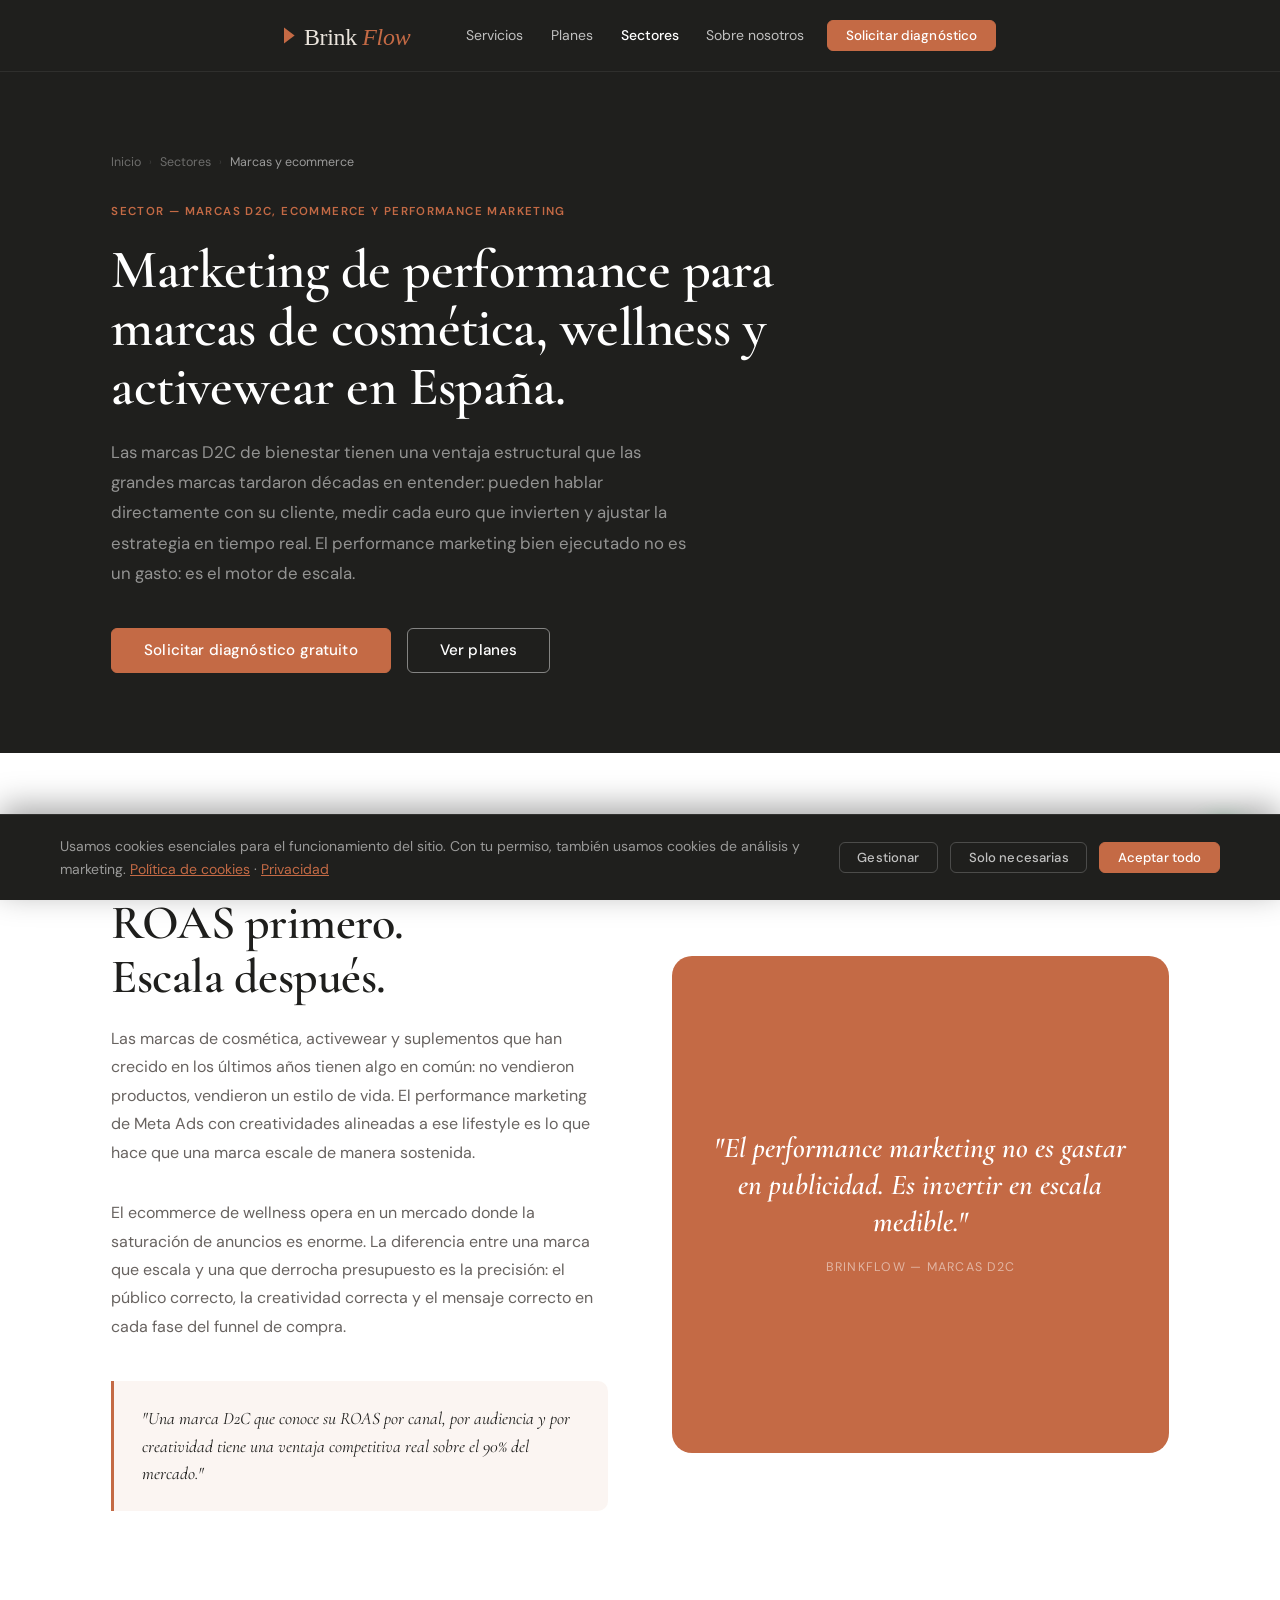
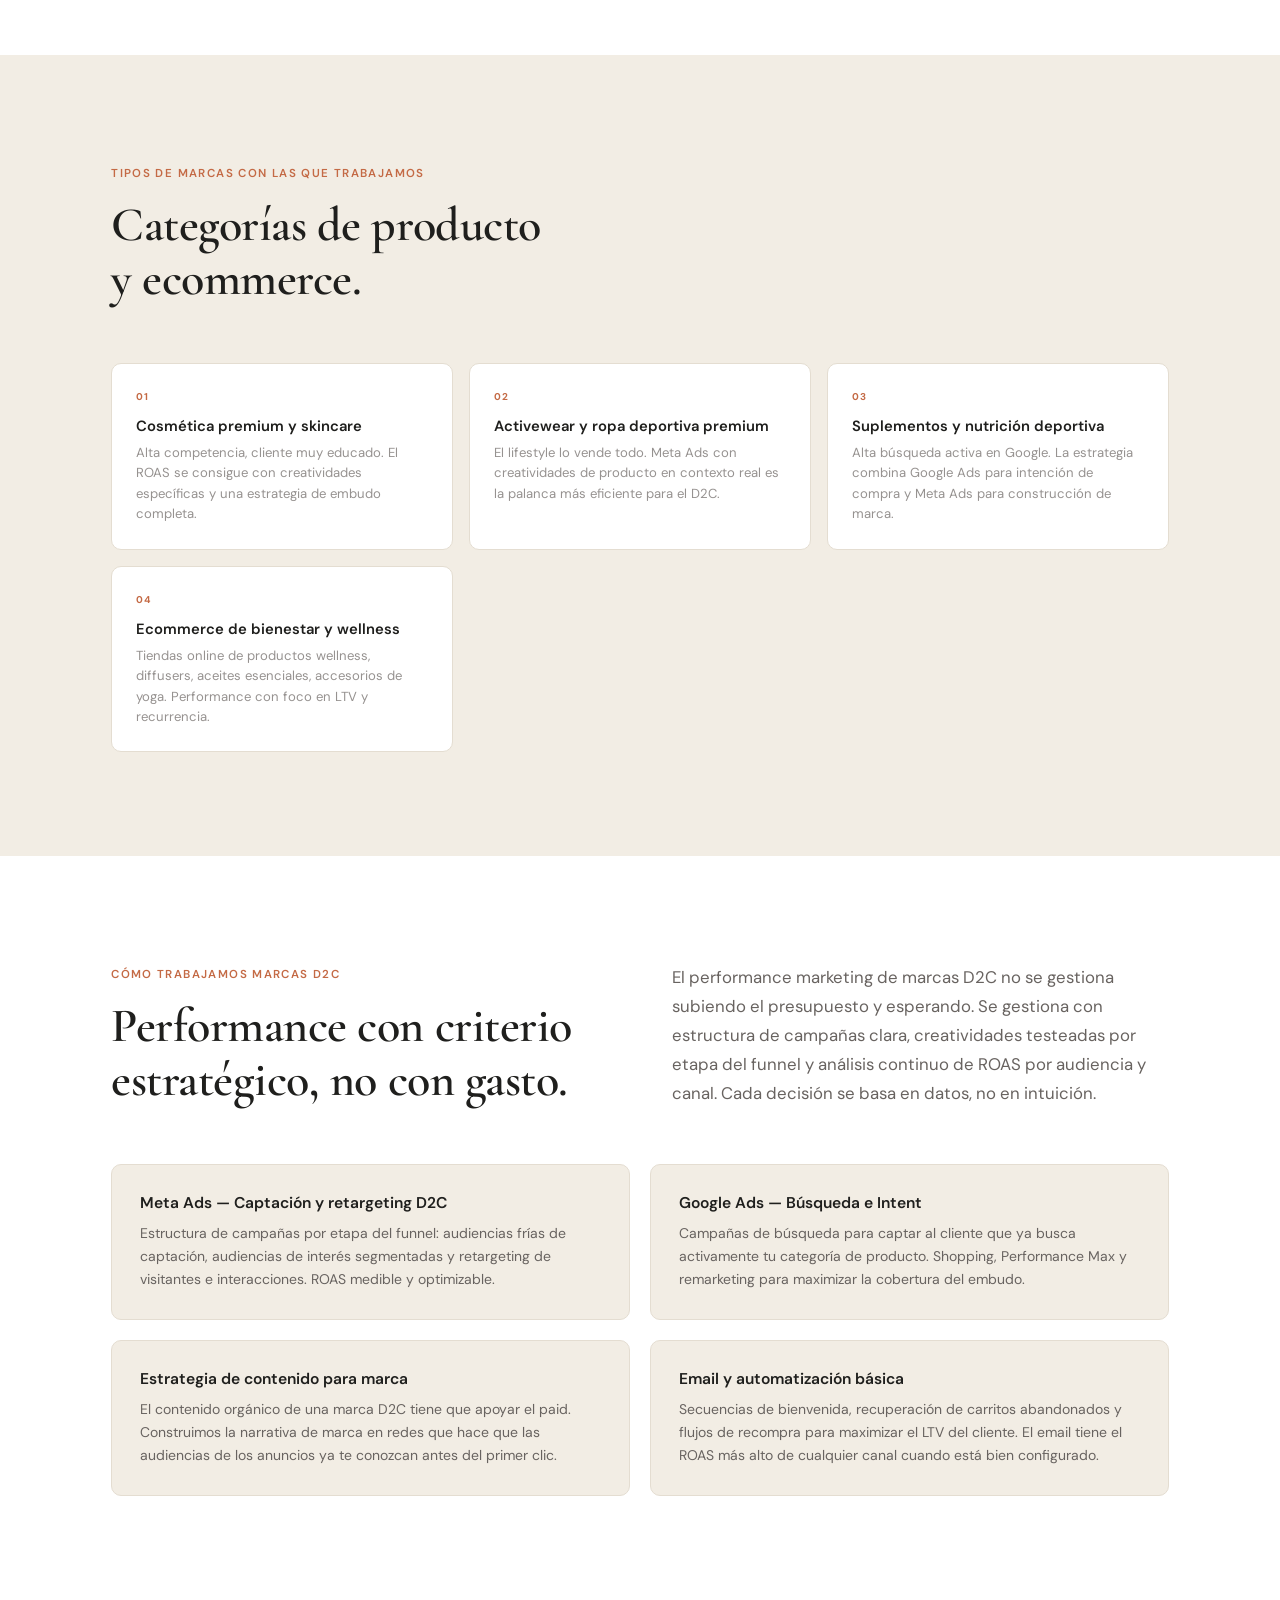
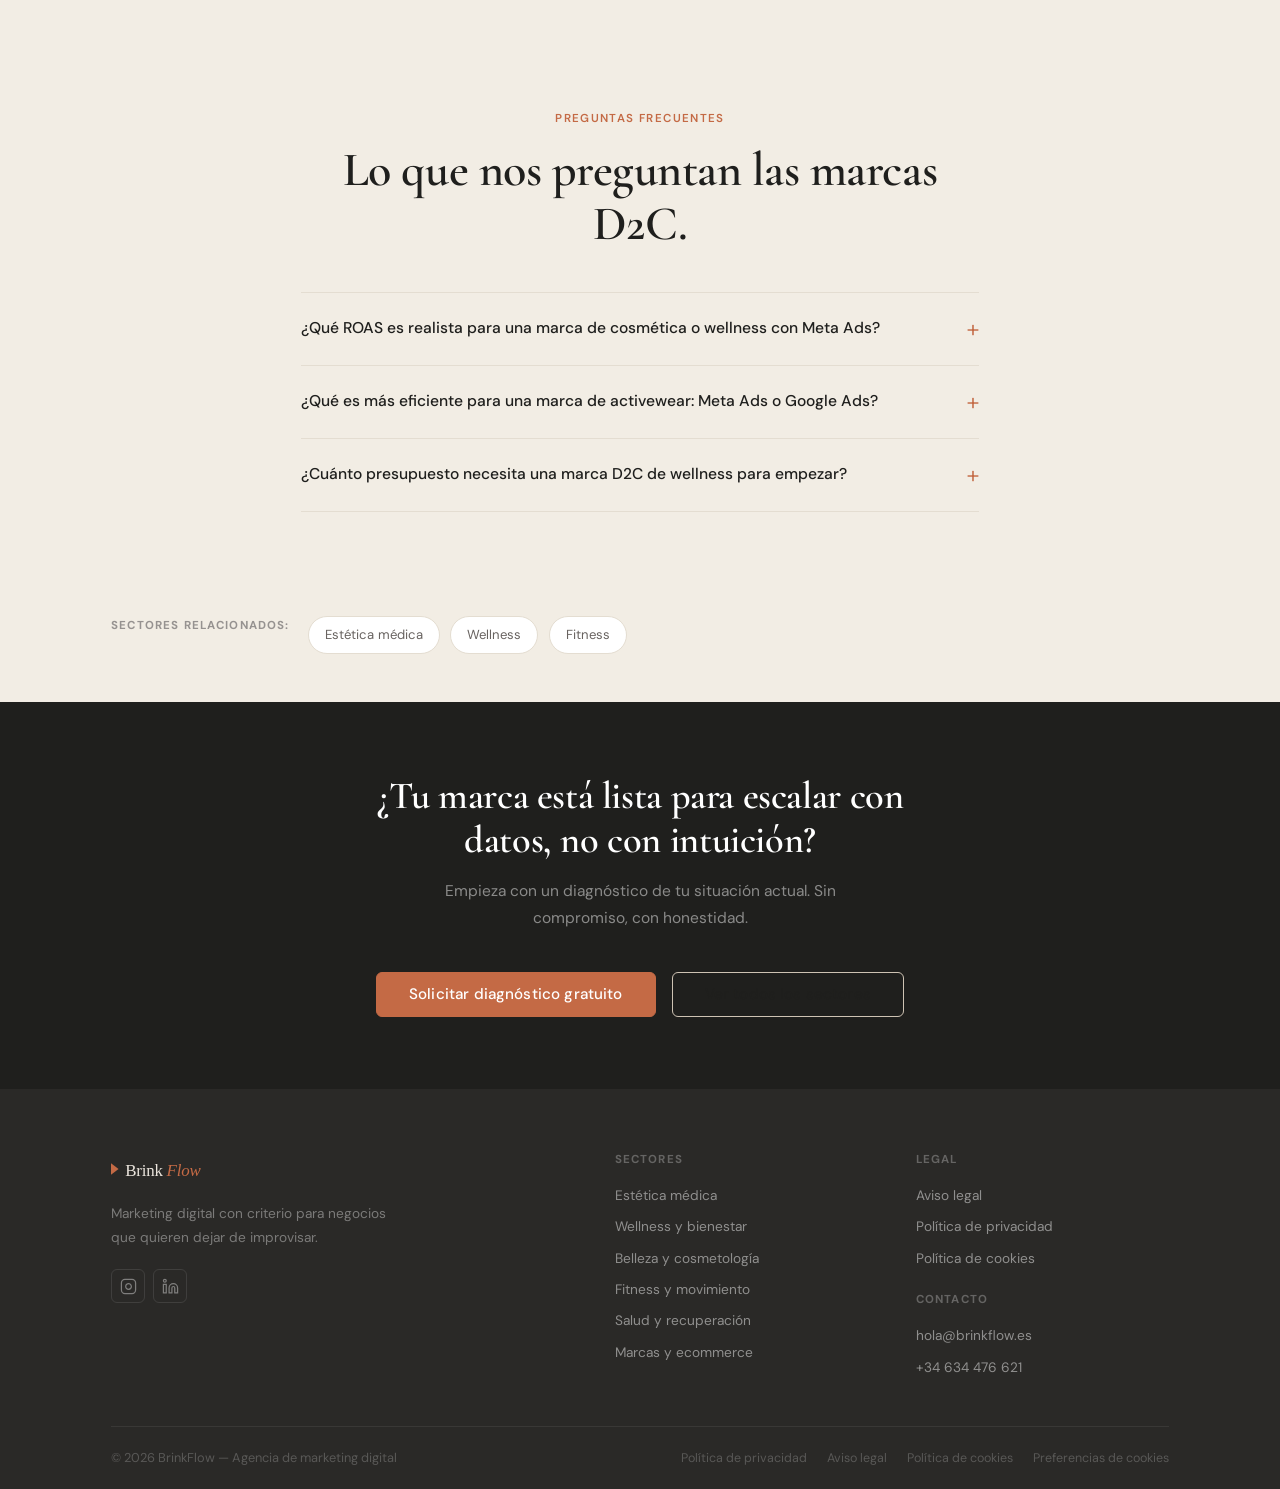
<file: sectores/marcas-ecommerce/index.html>
<!DOCTYPE html>
<html lang="es">
<head>
  <meta charset="UTF-8" /><meta name="viewport" content="width=device-width, initial-scale=1.0" /><meta name="theme-color" content="#1F1F1D" />
  <title>Marketing Digital y Performance para Marcas de Cosmética, Wellness y Activewear en España | BrinkFlow</title>
  <meta name="description" content="Performance marketing para marcas D2C de cosmética premium, skincare, suplementos deportivos, activewear y ecommerce de bienestar en España. Meta Ads y Google Ads con foco en ROAS y escala." />
  <meta name="author" content="BrinkFlow" /><meta name="robots" content="index, follow, max-snippet:-1, max-image-preview:large, max-video-preview:-1" /><meta name="geo.region" content="ES" />
  <link rel="canonical" href="https://brinkflow.es/sectores/marcas-ecommerce/" />
  <meta property="og:type" content="website" /><meta property="og:url" content="https://brinkflow.es/sectores/marcas-ecommerce/" />
  <meta property="og:title" content="Performance Marketing para Marcas de Cosmética, Wellness y Activewear en España | BrinkFlow" />
  <meta property="og:description" content="Escala tu marca D2C de bienestar con performance marketing orientado a ROAS. Meta Ads y Google Ads para cosmética premium, activewear, suplementos y ecommerce wellness en España." />
  <meta property="og:image" content="https://brinkflow.es/assets/img/og-brinkflow.jpg" /><meta property="og:image:width" content="1200" /><meta property="og:image:height" content="630" /><meta property="og:site_name" content="BrinkFlow" /><meta property="og:locale" content="es_ES" />
  <script type="application/ld+json">
  {"@context":"https://schema.org","@graph":[{"@type":"Organization","@id":"https://brinkflow.es/#organization","name":"BrinkFlow","url":"https://brinkflow.es","logo":{"@type":"ImageObject","url":"https://brinkflow.es/assets/img/logo-brinkflow.svg"},"email":"hola@brinkflow.es","telephone":"+34634476621"},{"@type":"BreadcrumbList","itemListElement":[{"@type":"ListItem","position":1,"name":"Inicio","item":"https://brinkflow.es/"},{"@type":"ListItem","position":2,"name":"Sectores","item":"https://brinkflow.es/sectores/"},{"@type":"ListItem","position":3,"name":"Marcas y ecommerce","item":"https://brinkflow.es/sectores/marcas-ecommerce/"}]},{"@type":"FAQPage","mainEntity":[{"@type":"Question","name":"¿Qué ROAS es realista para una marca de cosmética o wellness con Meta Ads?","acceptedAnswer":{"@type":"Answer","text":"El ROAS depende del ticket medio, del margen del producto y de la madurez de la marca. En marcas de cosmética premium con tickets medios de 40-80 €, un ROAS de 2.5 a 4x es un objetivo realista en las primeras semanas de optimización. Con audiencias de retargeting bien construidas, ese ROAS puede escalar significativamente. En BrinkFlow trabajamos con objetivos de ROAS concretos y ajustamos la estrategia mes a mes."}},{"@type":"Question","name":"¿Qué es más eficiente para una marca de activewear: Meta Ads o Google Ads?","acceptedAnswer":{"@type":"Answer","text":"Para la mayoría de marcas de activewear, Meta Ads es más eficiente en la fase de captación de audiencia nueva porque el producto tiene un componente visual y lifestyle muy fuerte que encaja con el formato de Instagram y Facebook. Google Ads es más eficiente para retargeting y para captar a quien ya está buscando activamente. La estrategia óptima combina las dos palancas."}},{"@type":"Question","name":"¿Cuánto presupuesto necesita una marca D2C de wellness para empezar con Meta Ads?","acceptedAnswer":{"@type":"Answer","text":"Para obtener datos estadísticamente relevantes en Meta Ads, recomendamos empezar con un presupuesto mínimo de 500-800 € mensuales en inversión publicitaria. Por debajo de esa cifra el algoritmo no tiene suficiente señal para optimizar correctamente. La gestión de BrinkFlow se añade a ese presupuesto publicitario y va desde 580 €/mes (Plan Control) con campañas activas."}}]}]}
  </script>
  <link rel="preconnect" href="https://fonts.googleapis.com" /><link rel="preconnect" href="https://fonts.gstatic.com" crossorigin />
  <link href="https://fonts.googleapis.com/css2?family=Cormorant+Garamond:ital,wght@0,400;0,500;0,600;0,700;1,400;1,600&family=DM+Sans:ital,wght@0,300;0,400;0,500;0,600;1,400&display=swap" rel="stylesheet" />
  <link rel="dns-prefetch" href="https://connect.facebook.net" /><link rel="stylesheet" href="/assets/css/styles.css" /><link rel="icon" type="image/svg+xml" href="/assets/img/favicon.svg" /><link rel="manifest" href="/site.webmanifest" />
  <script>window.dataLayer=window.dataLayer||[];function gtag(){dataLayer.push(arguments);}gtag('consent','default',{ad_storage:'denied',analytics_storage:'denied',ad_user_data:'denied',ad_personalization:'denied',functionality_storage:'granted',security_storage:'granted',wait_for_update:500});(function(){try{var c=JSON.parse(localStorage.getItem('bf_consent')||'null');if(c&&c.v==='1'){gtag('consent','update',{ad_storage:c.marketing?'granted':'denied',analytics_storage:c.analytics?'granted':'denied',ad_user_data:c.marketing?'granted':'denied',ad_personalization:c.marketing?'granted':'denied',});}}catch(e){}})();</script>

  <!-- Google tag (gtag.js) -->
  <script async src="https://www.googletagmanager.com/gtag/js?id=G-WDTGPQHV6L"></script>
  <script>
    window.dataLayer = window.dataLayer || [];
    function gtag(){dataLayer.push(arguments);}
    gtag('js', new Date());
    gtag('config', 'G-WDTGPQHV6L');
  </script>

  <!-- Google Tag Manager -->
  <script>(function(w,d,s,l,i){w[l]=w[l]||[];w[l].push({'gtm.start':
new Date().getTime(),event:'gtm.js'});var f=d.getElementsByTagName(s)[0],
j=d.createElement(s),dl=l!='dataLayer'?'&l='+l:'';j.async=true;j.src=
'https://www.googletagmanager.com/gtm.js?id='+i+dl;f.parentNode.insertBefore(j,f);
})(window,document,'script','dataLayer','GTM-PGWWG8X2');</script>
  <!-- End Google Tag Manager -->
</head>
<body>
  <!-- Google Tag Manager (noscript) -->
  <noscript><iframe src="https://www.googletagmanager.com/ns.html?id=GTM-PGWWG8X2"
height="0" width="0" style="display:none;visibility:hidden"></iframe></noscript>
  <!-- End Google Tag Manager (noscript) -->
  <a class="skip-link" href="#marcas-main">Saltar al contenido principal</a>
  <header id="header" class="header"><div class="container"><nav class="nav" role="navigation" aria-label="Navegación principal"><a href="/" class="nav__logo" aria-label="BrinkFlow — inicio"><img src="/assets/img/logo-brinkflow.svg" alt="BrinkFlow — Agencia de marketing digital" class="nav__logo-img" width="140" height="36" /></a><ul class="nav__links" role="list"><li><a href="/#servicios" class="nav__link">Servicios</a></li><li><a href="/#planes" class="nav__link">Planes</a></li><li><a href="/sectores/" class="nav__link is-active">Sectores</a></li><li><a href="/#nosotros" class="nav__link">Sobre nosotros</a></li><li><a href="/#contacto" class="btn btn--nav" data-track="cta_nav_contacto">Solicitar diagnóstico</a></li></ul><button class="nav__toggle" id="navToggle" aria-label="Abrir menú" aria-expanded="false" aria-controls="mobileMenu"><span></span><span></span><span></span></button></nav></div><div class="mobile-menu" id="mobileMenu" aria-hidden="true"><div class="mobile-menu__inner"><ul role="list"><li><a href="/#servicios">Servicios</a></li><li><a href="/#planes">Planes</a></li><li><a href="/sectores/">Sectores</a></li><li><a href="/#nosotros">Sobre nosotros</a></li><li><a href="/#contacto">Solicitar diagnóstico</a></li></ul></div></div></header>

  <main id="marcas-main">

    <section class="sector-hero" aria-labelledby="marcas-title">
      <div class="container">
        <nav class="breadcrumb" aria-label="Ruta de navegación">
          <a href="/">Inicio</a><span class="breadcrumb__sep" aria-hidden="true">›</span><a href="/sectores/">Sectores</a><span class="breadcrumb__sep" aria-hidden="true">›</span><span class="breadcrumb__current">Marcas y ecommerce</span>
        </nav>
        <div class="sector-hero__inner">
          <span class="sector-hero__eyebrow">Sector — Marcas D2C, ecommerce y performance marketing</span>
          <h1 id="marcas-title" class="sector-hero__title">Marketing de performance para marcas de cosmética, wellness y activewear en España.</h1>
          <p class="sector-hero__lead">Las marcas D2C de bienestar tienen una ventaja estructural que las grandes marcas tardaron décadas en entender: pueden hablar directamente con su cliente, medir cada euro que invierten y ajustar la estrategia en tiempo real. El performance marketing bien ejecutado no es un gasto: es el motor de escala.</p>
          <div class="sector-hero__cta">
            <a href="/#contacto" class="btn btn--primary btn--lg" data-track="cta_marcas_hero">Solicitar diagnóstico gratuito</a>
            <a href="/#planes" class="btn btn--outline btn--lg">Ver planes</a>
          </div>
        </div>
      </div>
    </section>

    <section class="section bg-white" aria-labelledby="marcas-mercado-title">
      <div class="container">
        <div class="problem-layout">
          <div class="problem-left">
            <span class="section__eyebrow">El mercado D2C de wellness en España</span>
            <h2 id="marcas-mercado-title" class="section__title" data-animate>ROAS primero.<br>Escala después.</h2>
            <p data-animate>Las marcas de cosmética, activewear y suplementos que han crecido en los últimos años tienen algo en común: no vendieron productos, vendieron un estilo de vida. El performance marketing de Meta Ads con creatividades alineadas a ese lifestyle es lo que hace que una marca escale de manera sostenida.</p>
            <p data-animate>El ecommerce de wellness opera en un mercado donde la saturación de anuncios es enorme. La diferencia entre una marca que escala y una que derrocha presupuesto es la precisión: el público correcto, la creatividad correcta y el mensaje correcto en cada fase del funnel de compra.</p>
            <div class="sector-insight" data-animate><p>"Una marca D2C que conoce su ROAS por canal, por audiencia y por creatividad tiene una ventaja competitiva real sobre el 90% del mercado."</p></div>
          </div>
          <div class="problem-visual" aria-hidden="true">
            <p class="problem-visual__quote">"El performance marketing no es gastar en publicidad. Es invertir en escala medible."</p>
            <p class="problem-visual__attr">BrinkFlow — Marcas D2C</p>
          </div>
        </div>
      </div>
    </section>

    <section class="section bg-beige" aria-labelledby="marcas-rubros-title">
      <div class="container">
        <div class="section__header" data-animate>
          <span class="section__eyebrow">Tipos de marcas con las que trabajamos</span>
          <h2 id="marcas-rubros-title" class="section__title">Categorías de producto<br>y ecommerce.</h2>
        </div>
        <div class="rubros-grid">
          <div class="rubro-card" data-animate>
            <p class="rubro-card__num">01</p>
            <h3 class="rubro-card__title">Cosmética premium y skincare</h3>
            <p class="rubro-card__desc">Alta competencia, cliente muy educado. El ROAS se consigue con creatividades específicas y una estrategia de embudo completa.</p>
          </div>
          <div class="rubro-card" data-animate>
            <p class="rubro-card__num">02</p>
            <h3 class="rubro-card__title">Activewear y ropa deportiva premium</h3>
            <p class="rubro-card__desc">El lifestyle lo vende todo. Meta Ads con creatividades de producto en contexto real es la palanca más eficiente para el D2C.</p>
          </div>
          <div class="rubro-card" data-animate>
            <p class="rubro-card__num">03</p>
            <h3 class="rubro-card__title">Suplementos y nutrición deportiva</h3>
            <p class="rubro-card__desc">Alta búsqueda activa en Google. La estrategia combina Google Ads para intención de compra y Meta Ads para construcción de marca.</p>
          </div>
          <div class="rubro-card" data-animate>
            <p class="rubro-card__num">04</p>
            <h3 class="rubro-card__title">Ecommerce de bienestar y wellness</h3>
            <p class="rubro-card__desc">Tiendas online de productos wellness, diffusers, aceites esenciales, accesorios de yoga. Performance con foco en LTV y recurrencia.</p>
          </div>
        </div>
      </div>
    </section>

    <section class="section bg-white" aria-labelledby="marcas-como-title">
      <div class="container">
        <div class="services-intro" data-animate>
          <div class="services-intro__left">
            <span class="section__eyebrow">Cómo trabajamos marcas D2C</span>
            <h2 id="marcas-como-title" class="section__title">Performance con criterio<br>estratégico, no con gasto.</h2>
          </div>
          <div class="services-intro__right">
            <p class="section__lead" style="margin:0;text-align:left;">El performance marketing de marcas D2C no se gestiona subiendo el presupuesto y esperando. Se gestiona con estructura de campañas clara, creatividades testeadas por etapa del funnel y análisis continuo de ROAS por audiencia y canal. Cada decisión se basa en datos, no en intuición.</p>
          </div>
        </div>
        <div class="sector-services" style="margin-top:3rem">
          <div class="sector-service" data-animate>
            <h3>Meta Ads — Captación y retargeting D2C</h3>
            <p>Estructura de campañas por etapa del funnel: audiencias frías de captación, audiencias de interés segmentadas y retargeting de visitantes e interacciones. ROAS medible y optimizable.</p>
          </div>
          <div class="sector-service" data-animate>
            <h3>Google Ads — Búsqueda e Intent</h3>
            <p>Campañas de búsqueda para captar al cliente que ya busca activamente tu categoría de producto. Shopping, Performance Max y remarketing para maximizar la cobertura del embudo.</p>
          </div>
          <div class="sector-service" data-animate>
            <h3>Estrategia de contenido para marca</h3>
            <p>El contenido orgánico de una marca D2C tiene que apoyar el paid. Construimos la narrativa de marca en redes que hace que las audiencias de los anuncios ya te conozcan antes del primer clic.</p>
          </div>
          <div class="sector-service" data-animate>
            <h3>Email y automatización básica</h3>
            <p>Secuencias de bienvenida, recuperación de carritos abandonados y flujos de recompra para maximizar el LTV del cliente. El email tiene el ROAS más alto de cualquier canal cuando está bien configurado.</p>
          </div>
        </div>
      </div>
    </section>

    <section class="section bg-beige" aria-labelledby="marcas-faq-title">
      <div class="container container--narrow">
        <div class="faq-header text-center" data-animate>
          <span class="section__eyebrow">Preguntas frecuentes</span>
          <h2 id="marcas-faq-title" class="section__title">Lo que nos preguntan las marcas D2C.</h2>
        </div>
        <div class="faq-list">
          <details class="faq-item" data-animate>
            <summary class="faq-item__q">¿Qué ROAS es realista para una marca de cosmética o wellness con Meta Ads?</summary>
            <div class="faq-item__a"><p>El ROAS depende del ticket medio, del margen y de la madurez de la marca. En marcas de cosmética premium con tickets medios de 40-80 €, un ROAS de 2.5 a 4x es un objetivo realista en las primeras semanas de optimización. Con audiencias de retargeting bien construidas ese ROAS puede escalar. En BrinkFlow trabajamos con objetivos de ROAS concretos y ajustamos la estrategia mes a mes con datos reales.</p></div>
          </details>
          <details class="faq-item" data-animate>
            <summary class="faq-item__q">¿Qué es más eficiente para una marca de activewear: Meta Ads o Google Ads?</summary>
            <div class="faq-item__a"><p>Para la mayoría de marcas de activewear, Meta Ads es más eficiente en captación de audiencia nueva porque el producto tiene un componente visual y lifestyle muy fuerte que encaja con Instagram. Google Ads es más eficiente para retargeting y para captar a quien ya busca activamente. La estrategia óptima combina las dos palancas según la fase del funnel.</p></div>
          </details>
          <details class="faq-item" data-animate>
            <summary class="faq-item__q">¿Cuánto presupuesto necesita una marca D2C de wellness para empezar?</summary>
            <div class="faq-item__a"><p>Para obtener datos estadísticamente relevantes en Meta Ads recomendamos empezar con un mínimo de <strong>500-800 € mensuales</strong> en inversión publicitaria. Por debajo de esa cifra el algoritmo no tiene suficiente señal para optimizar. La gestión de BrinkFlow se añade a ese presupuesto y va desde 580 €/mes con campañas activas incluidas.</p></div>
          </details>
        </div>
      </div>
    </section>

    <div class="related-sectors" style="padding:0 clamp(20px,4vw,60px) 48px;max-width:1160px;margin:0 auto;" data-animate>
      <span style="font-size:.72rem;font-weight:700;text-transform:uppercase;letter-spacing:.1em;color:var(--ink-faint);margin-right:.5rem">Sectores relacionados:</span>
      <a href="/sectores/estetica-medica/"    class="related-sector-link">Estética médica</a>
      <a href="/sectores/wellness/"           class="related-sector-link">Wellness</a>
      <a href="/sectores/fitness-movimiento/" class="related-sector-link">Fitness</a>
    </div>

    <section class="sector-cta" aria-label="Llamada a la acción">
      <div class="container">
        <h2 class="sector-cta__title" data-animate>¿Tu marca está lista para escalar con datos, no con intuición?</h2>
        <p class="sector-cta__lead" data-animate>Empieza con un diagnóstico de tu situación actual. Sin compromiso, con honestidad.</p>
        <div class="sector-cta__actions" data-animate>
          <a href="/#contacto" class="btn btn--primary btn--lg" data-track="cta_marcas_bottom">Solicitar diagnóstico gratuito</a>
          <a href="/sectores/" class="btn btn--outline btn--lg">Ver todos los sectores</a>
        </div>
      </div>
    </section>

  </main>

  <footer class="footer" role="contentinfo"><div class="container"><div class="footer__top"><div class="footer__brand"><a href="/" class="footer__logo" aria-label="BrinkFlow — inicio"><img src="/assets/img/logo-brinkflow.svg" alt="BrinkFlow — Agencia de marketing digital" class="footer__logo-img" width="120" height="32" /></a><p>Marketing digital con criterio para negocios que quieren dejar de improvisar.</p><div class="footer__social"><a href="#" aria-label="Instagram de BrinkFlow" class="social-link"><svg width="17" height="17" viewBox="0 0 24 24" fill="none" stroke="currentColor" stroke-width="1.75" aria-hidden="true"><rect x="2" y="2" width="20" height="20" rx="5" ry="5"/><path d="M16 11.37A4 4 0 1112.63 8 4 4 0 0116 11.37z"/><line x1="17.5" y1="6.5" x2="17.51" y2="6.5"/></svg></a><a href="#" aria-label="LinkedIn de BrinkFlow" class="social-link"><svg width="17" height="17" viewBox="0 0 24 24" fill="none" stroke="currentColor" stroke-width="1.75" aria-hidden="true"><path d="M16 8a6 6 0 016 6v7h-4v-7a2 2 0 00-2-2 2 2 0 00-2 2v7h-4v-7a6 6 0 016-6z"/><rect x="2" y="9" width="4" height="12"/><circle cx="4" cy="4" r="2"/></svg></a></div></div><div class="footer__col"><h4>Sectores</h4><ul role="list"><li><a href="/sectores/estetica-medica/">Estética médica</a></li><li><a href="/sectores/wellness/">Wellness y bienestar</a></li><li><a href="/sectores/belleza-cosmetologia/">Belleza y cosmetología</a></li><li><a href="/sectores/fitness-movimiento/">Fitness y movimiento</a></li><li><a href="/sectores/salud-recuperacion/">Salud y recuperación</a></li><li><a href="/sectores/marcas-ecommerce/">Marcas y ecommerce</a></li></ul></div><div class="footer__col"><h4>Legal</h4><ul role="list"><li><a href="/legal/">Aviso legal</a></li><li><a href="/privacidad/">Política de privacidad</a></li><li><a href="/cookies/">Política de cookies</a></li></ul><h4 style="margin-top:1.5rem">Contacto</h4><ul role="list"><li><a href="mailto:hola@brinkflow.es">hola@brinkflow.es</a></li><li><a href="tel:+34634476621">+34 634 476 621</a></li></ul></div></div><div class="footer__bottom"><p>© 2026 BrinkFlow — Agencia de marketing digital</p><div class="footer__legal"><a href="/privacidad/">Política de privacidad</a><a href="/legal/">Aviso legal</a><a href="/cookies/">Política de cookies</a><a href="#" data-cookie-settings>Preferencias de cookies</a></div></div></div></footer>
  <div id="cookieBanner" class="cookie-banner" role="dialog" aria-modal="true" aria-label="Aviso de cookies" aria-live="polite" aria-atomic="true"><div class="cookie-banner__inner"><div class="cookie-banner__text"><p>Usamos cookies esenciales para el funcionamiento del sitio. Con tu permiso, también usamos cookies de análisis y marketing. <a href="/cookies/">Política de cookies</a> · <a href="/privacidad/">Privacidad</a></p></div><div class="cookie-banner__actions"><button id="cookieManage" class="btn btn--ghost btn--sm">Gestionar</button><button id="cookieDecline" class="btn btn--ghost btn--sm">Solo necesarias</button><button id="cookieAccept" class="btn btn--primary btn--sm">Aceptar todo</button></div></div></div>
  <a href="https://wa.me/34634476261?text=Hola%2C+me+interesa+saber+m%C3%A1s+sobre+BrinkFlow." class="whatsapp-bubble" target="_blank" rel="noopener noreferrer" aria-label="Contactar por WhatsApp con BrinkFlow"><svg width="26" height="26" viewBox="0 0 24 24" fill="currentColor" aria-hidden="true"><path d="M17.472 14.382c-.297-.149-1.758-.867-2.03-.967-.273-.099-.471-.148-.67.15-.197.297-.767.966-.94 1.164-.173.199-.347.223-.644.075-.297-.15-1.255-.463-2.39-1.475-.883-.788-1.48-1.761-1.653-2.059-.173-.297-.018-.458.13-.606.134-.133.298-.347.446-.52.149-.174.198-.298.298-.497.099-.198.05-.371-.025-.52-.075-.149-.669-1.612-.916-2.207-.242-.579-.487-.5-.669-.51-.173-.008-.371-.01-.57-.01-.198 0-.52.074-.792.372-.272.297-1.04 1.016-1.04 2.479 0 1.462 1.065 2.875 1.213 3.074.149.198 2.096 3.2 5.077 4.487.709.306 1.262.489 1.694.625.712.227 1.36.195 1.871.118.571-.085 1.758-.719 2.006-1.413.248-.694.248-1.289.173-1.413-.074-.124-.272-.198-.57-.347m-5.421 7.403h-.004a9.87 9.87 0 01-5.031-1.378l-.361-.214-3.741.982.998-3.648-.235-.374a9.86 9.86 0 01-1.51-5.26c.001-5.45 4.436-9.884 9.888-9.884 2.64 0 5.122 1.03 6.988 2.898a9.825 9.825 0 012.893 6.994c-.003 5.45-4.437 9.884-9.885 9.884m8.413-18.297A11.815 11.815 0 0012.05 0C5.495 0 .16 5.335.157 11.892c0 2.096.547 4.142 1.588 5.945L.057 24l6.305-1.654a11.882 11.882 0 005.683 1.448h.005c6.554 0 11.89-5.335 11.893-11.893a11.821 11.821 0 00-3.48-8.413z"/></svg><span class="whatsapp-bubble__tooltip">¿Hablamos?<br><strong>Equipo BrinkFlow.</strong></span></a>
  <script src="/assets/js/main.js" defer></script>
</body>
</html>
</file>
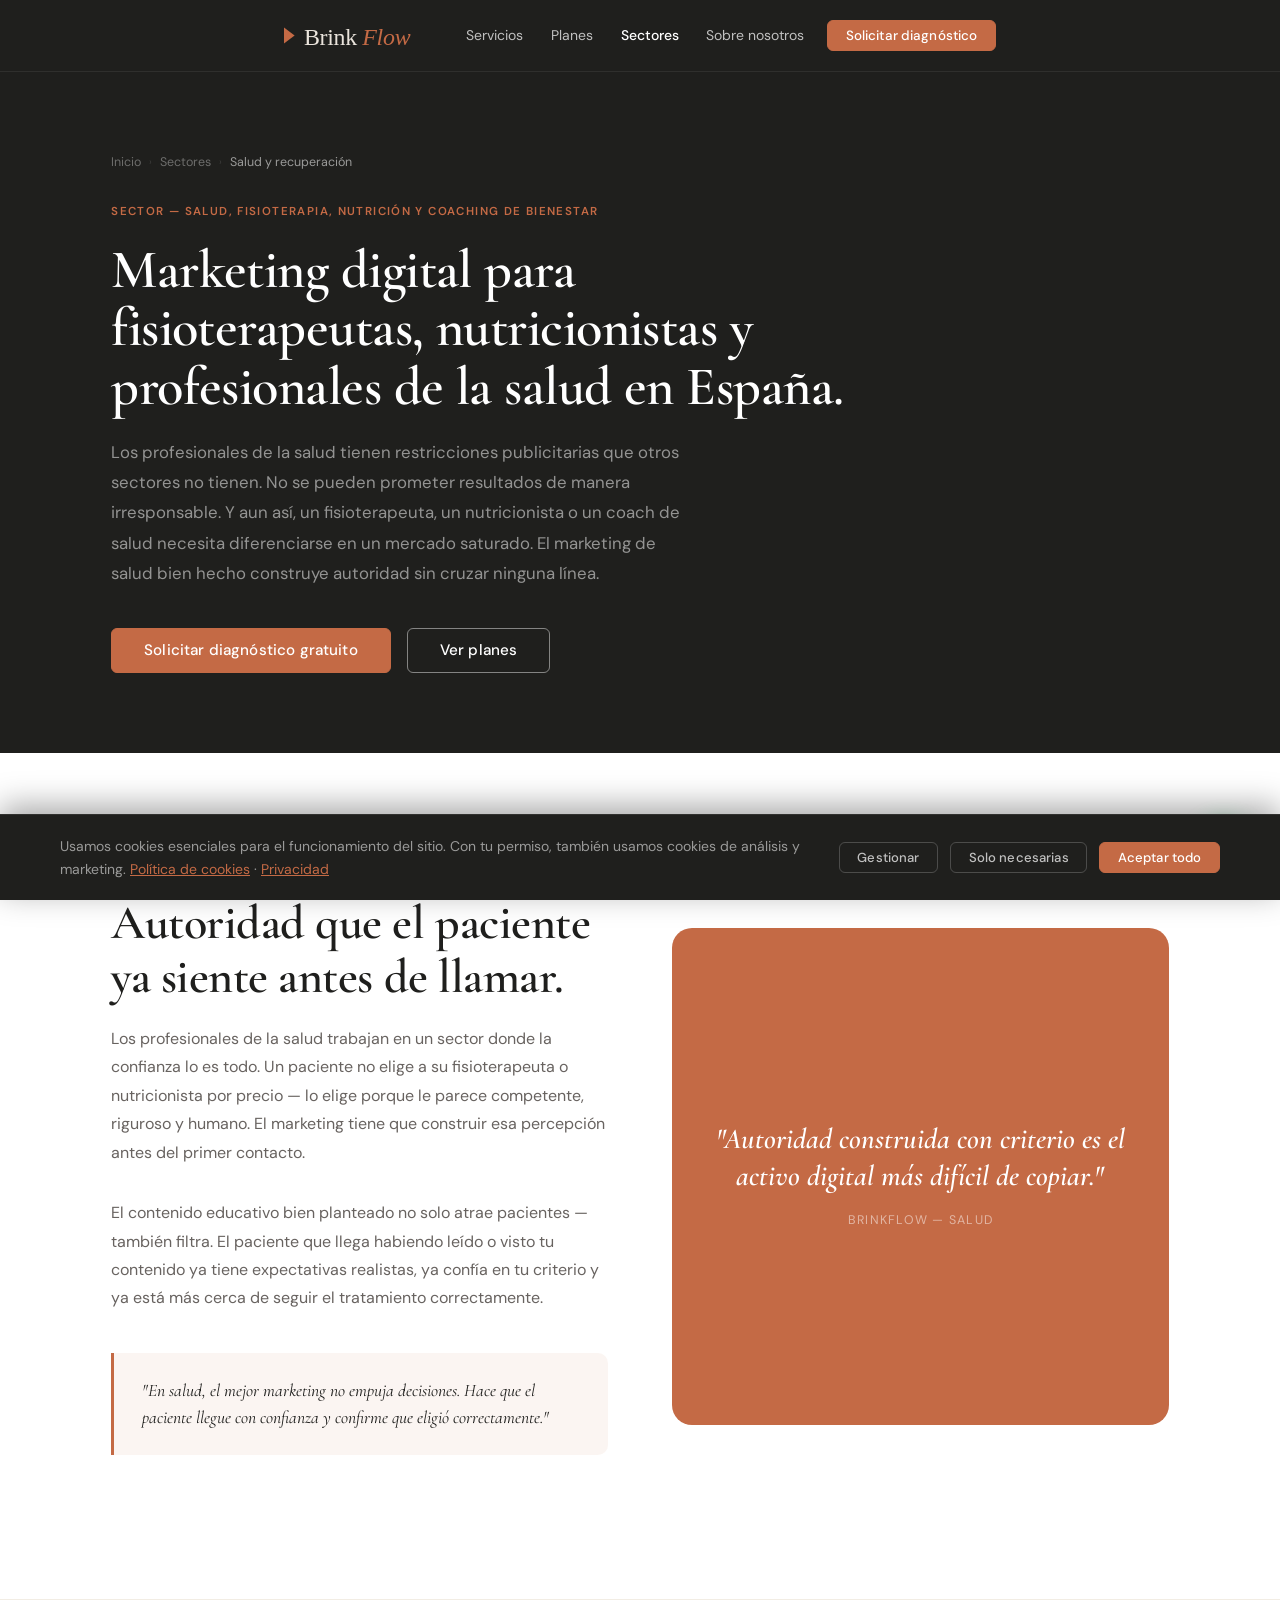
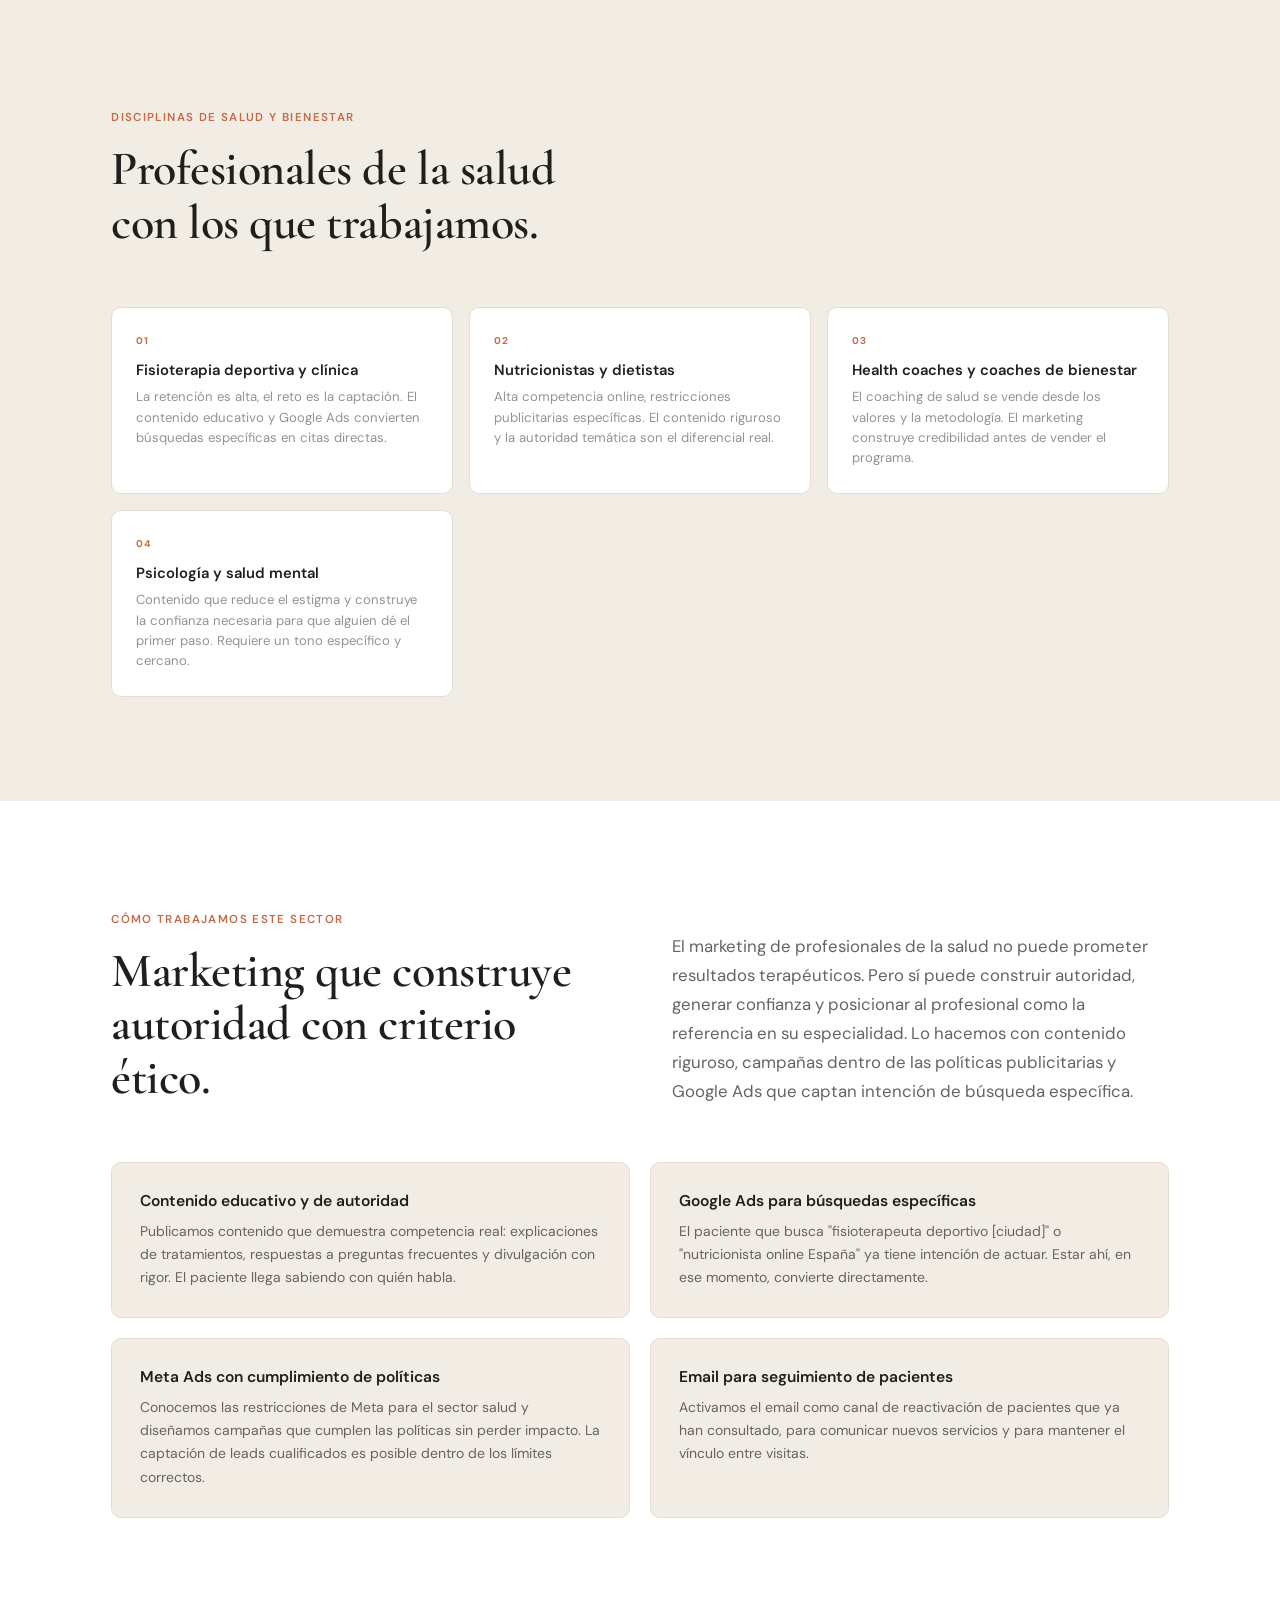
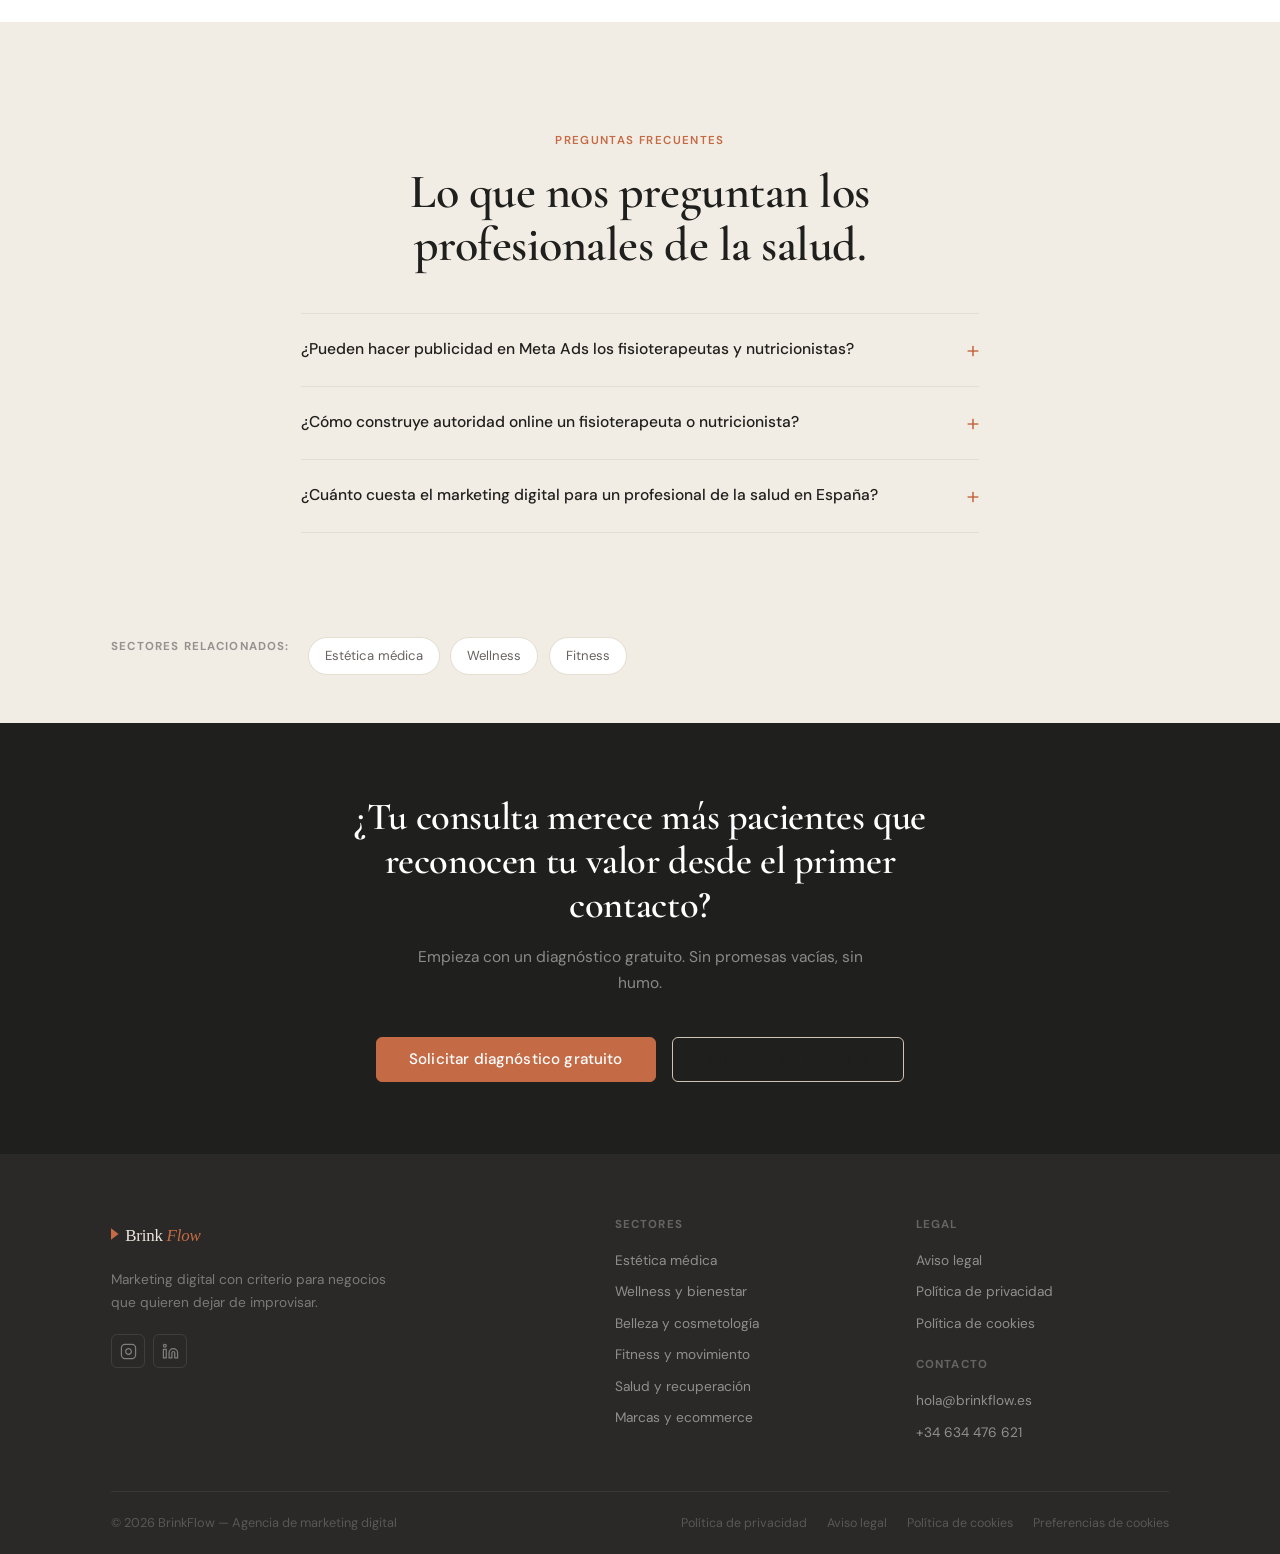
<file: sectores/salud-recuperacion/index.html>
<!DOCTYPE html>
<html lang="es">
<head>
  <meta charset="UTF-8" /><meta name="viewport" content="width=device-width, initial-scale=1.0" /><meta name="theme-color" content="#1F1F1D" />
  <title>Marketing Digital para Fisioterapeutas, Nutricionistas y Profesionales de la Salud en España | BrinkFlow</title>
  <meta name="description" content="Marketing especializado para fisioterapia deportiva, nutricionistas, health coaches y psicología wellness en España. Autoridad clínica y captación de pacientes con criterio ético." />
  <meta name="author" content="BrinkFlow" /><meta name="robots" content="index, follow, max-snippet:-1, max-image-preview:large, max-video-preview:-1" /><meta name="geo.region" content="ES" />
  <link rel="canonical" href="https://brinkflow.es/sectores/salud-recuperacion/" />
  <meta property="og:type" content="website" /><meta property="og:url" content="https://brinkflow.es/sectores/salud-recuperacion/" />
  <meta property="og:title" content="Marketing Digital para Salud y Recuperación en España | BrinkFlow" />
  <meta property="og:description" content="Autoridad clínica y captación de pacientes para fisioterapeutas, nutricionistas y health coaches en España. Marketing que construye confianza dentro de los límites éticos." />
  <meta property="og:image" content="https://brinkflow.es/assets/img/og-brinkflow.jpg" /><meta property="og:image:width" content="1200" /><meta property="og:image:height" content="630" /><meta property="og:site_name" content="BrinkFlow" /><meta property="og:locale" content="es_ES" />
  <script type="application/ld+json">
  {"@context":"https://schema.org","@graph":[{"@type":"Organization","@id":"https://brinkflow.es/#organization","name":"BrinkFlow","url":"https://brinkflow.es","logo":{"@type":"ImageObject","url":"https://brinkflow.es/assets/img/logo-brinkflow.svg"},"email":"hola@brinkflow.es","telephone":"+34634476621"},{"@type":"BreadcrumbList","itemListElement":[{"@type":"ListItem","position":1,"name":"Inicio","item":"https://brinkflow.es/"},{"@type":"ListItem","position":2,"name":"Sectores","item":"https://brinkflow.es/sectores/"},{"@type":"ListItem","position":3,"name":"Salud y recuperación","item":"https://brinkflow.es/sectores/salud-recuperacion/"}]},{"@type":"FAQPage","mainEntity":[{"@type":"Question","name":"¿Pueden hacer publicidad en Meta Ads los fisioterapeutas y nutricionistas?","acceptedAnswer":{"@type":"Answer","text":"Sí, con matices importantes. Los profesionales de la salud pueden hacer publicidad en Meta Ads, pero existen restricciones sobre los claims que pueden hacer. No se pueden garantizar resultados terapéuticos ni hacer afirmaciones médicas no contrastadas. En BrinkFlow conocemos esas restricciones y diseñamos campañas que generan captación sin cruzar ninguna línea ética o legal."}},{"@type":"Question","name":"¿Cómo construye autoridad online un fisioterapeuta o nutricionista?","acceptedAnswer":{"@type":"Answer","text":"La autoridad online de un profesional de la salud se construye con contenido educativo riguroso, consistente en el tiempo. Explicar procesos, desmentir mitos y responder preguntas reales del paciente genera la confianza que hace que alguien te elija entre todos los profesionales disponibles. No es cuestión de volumen de publicaciones, es cuestión de calidad y criterio."}},{"@type":"Question","name":"¿Cuánto cuesta el marketing digital para un profesional de la salud en España?","acceptedAnswer":{"@type":"Answer","text":"En BrinkFlow los planes para profesionales de la salud comienzan desde 320 €/mes hasta 820 €/mes según el nivel de servicios activos. Todos incluyen estrategia mensual adaptada al sector, gestión de contenido con criterio ético y análisis de resultados."}}]}]}
  </script>
  <link rel="preconnect" href="https://fonts.googleapis.com" /><link rel="preconnect" href="https://fonts.gstatic.com" crossorigin />
  <link href="https://fonts.googleapis.com/css2?family=Cormorant+Garamond:ital,wght@0,400;0,500;0,600;0,700;1,400;1,600&family=DM+Sans:ital,wght@0,300;0,400;0,500;0,600;1,400&display=swap" rel="stylesheet" />
  <link rel="dns-prefetch" href="https://connect.facebook.net" /><link rel="stylesheet" href="/assets/css/styles.css" /><link rel="icon" type="image/svg+xml" href="/assets/img/favicon.svg" /><link rel="manifest" href="/site.webmanifest" />
  <script>window.dataLayer=window.dataLayer||[];function gtag(){dataLayer.push(arguments);}gtag('consent','default',{ad_storage:'denied',analytics_storage:'denied',ad_user_data:'denied',ad_personalization:'denied',functionality_storage:'granted',security_storage:'granted',wait_for_update:500});(function(){try{var c=JSON.parse(localStorage.getItem('bf_consent')||'null');if(c&&c.v==='1'){gtag('consent','update',{ad_storage:c.marketing?'granted':'denied',analytics_storage:c.analytics?'granted':'denied',ad_user_data:c.marketing?'granted':'denied',ad_personalization:c.marketing?'granted':'denied',});}}catch(e){}})();</script>

  <!-- Google tag (gtag.js) -->
  <script async src="https://www.googletagmanager.com/gtag/js?id=G-WDTGPQHV6L"></script>
  <script>
    window.dataLayer = window.dataLayer || [];
    function gtag(){dataLayer.push(arguments);}
    gtag('js', new Date());
    gtag('config', 'G-WDTGPQHV6L');
  </script>

  <!-- Google Tag Manager -->
  <script>(function(w,d,s,l,i){w[l]=w[l]||[];w[l].push({'gtm.start':
new Date().getTime(),event:'gtm.js'});var f=d.getElementsByTagName(s)[0],
j=d.createElement(s),dl=l!='dataLayer'?'&l='+l:'';j.async=true;j.src=
'https://www.googletagmanager.com/gtm.js?id='+i+dl;f.parentNode.insertBefore(j,f);
})(window,document,'script','dataLayer','GTM-PGWWG8X2');</script>
  <!-- End Google Tag Manager -->
</head>
<body>
  <!-- Google Tag Manager (noscript) -->
  <noscript><iframe src="https://www.googletagmanager.com/ns.html?id=GTM-PGWWG8X2"
height="0" width="0" style="display:none;visibility:hidden"></iframe></noscript>
  <!-- End Google Tag Manager (noscript) -->
  <a class="skip-link" href="#salud-main">Saltar al contenido principal</a>
  <header id="header" class="header"><div class="container"><nav class="nav" role="navigation" aria-label="Navegación principal"><a href="/" class="nav__logo" aria-label="BrinkFlow — inicio"><img src="/assets/img/logo-brinkflow.svg" alt="BrinkFlow — Agencia de marketing digital" class="nav__logo-img" width="140" height="36" /></a><ul class="nav__links" role="list"><li><a href="/#servicios" class="nav__link">Servicios</a></li><li><a href="/#planes" class="nav__link">Planes</a></li><li><a href="/sectores/" class="nav__link is-active">Sectores</a></li><li><a href="/#nosotros" class="nav__link">Sobre nosotros</a></li><li><a href="/#contacto" class="btn btn--nav" data-track="cta_nav_contacto">Solicitar diagnóstico</a></li></ul><button class="nav__toggle" id="navToggle" aria-label="Abrir menú" aria-expanded="false" aria-controls="mobileMenu"><span></span><span></span><span></span></button></nav></div><div class="mobile-menu" id="mobileMenu" aria-hidden="true"><div class="mobile-menu__inner"><ul role="list"><li><a href="/#servicios">Servicios</a></li><li><a href="/#planes">Planes</a></li><li><a href="/sectores/">Sectores</a></li><li><a href="/#nosotros">Sobre nosotros</a></li><li><a href="/#contacto">Solicitar diagnóstico</a></li></ul></div></div></header>

  <main id="salud-main">

    <section class="sector-hero" aria-labelledby="salud-title">
      <div class="container">
        <nav class="breadcrumb" aria-label="Ruta de navegación">
          <a href="/">Inicio</a><span class="breadcrumb__sep" aria-hidden="true">›</span><a href="/sectores/">Sectores</a><span class="breadcrumb__sep" aria-hidden="true">›</span><span class="breadcrumb__current">Salud y recuperación</span>
        </nav>
        <div class="sector-hero__inner">
          <span class="sector-hero__eyebrow">Sector — Salud, fisioterapia, nutrición y coaching de bienestar</span>
          <h1 id="salud-title" class="sector-hero__title">Marketing digital para fisioterapeutas, nutricionistas y profesionales de la salud en España.</h1>
          <p class="sector-hero__lead">Los profesionales de la salud tienen restricciones publicitarias que otros sectores no tienen. No se pueden prometer resultados de manera irresponsable. Y aun así, un fisioterapeuta, un nutricionista o un coach de salud necesita diferenciarse en un mercado saturado. El marketing de salud bien hecho construye autoridad sin cruzar ninguna línea.</p>
          <div class="sector-hero__cta">
            <a href="/#contacto" class="btn btn--primary btn--lg" data-track="cta_salud_hero">Solicitar diagnóstico gratuito</a>
            <a href="/#planes" class="btn btn--outline btn--lg">Ver planes</a>
          </div>
        </div>
      </div>
    </section>

    <section class="section bg-white" aria-labelledby="salud-mercado-title">
      <div class="container">
        <div class="problem-layout">
          <div class="problem-left">
            <span class="section__eyebrow">El reto del marketing de salud</span>
            <h2 id="salud-mercado-title" class="section__title" data-animate>Autoridad que el paciente<br>ya siente antes de llamar.</h2>
            <p data-animate>Los profesionales de la salud trabajan en un sector donde la confianza lo es todo. Un paciente no elige a su fisioterapeuta o nutricionista por precio — lo elige porque le parece competente, riguroso y humano. El marketing tiene que construir esa percepción antes del primer contacto.</p>
            <p data-animate>El contenido educativo bien planteado no solo atrae pacientes — también filtra. El paciente que llega habiendo leído o visto tu contenido ya tiene expectativas realistas, ya confía en tu criterio y ya está más cerca de seguir el tratamiento correctamente.</p>
            <div class="sector-insight" data-animate><p>"En salud, el mejor marketing no empuja decisiones. Hace que el paciente llegue con confianza y confirme que eligió correctamente."</p></div>
          </div>
          <div class="problem-visual" aria-hidden="true">
            <p class="problem-visual__quote">"Autoridad construida con criterio es el activo digital más difícil de copiar."</p>
            <p class="problem-visual__attr">BrinkFlow — Salud</p>
          </div>
        </div>
      </div>
    </section>

    <section class="section bg-beige" aria-labelledby="salud-rubros-title">
      <div class="container">
        <div class="section__header" data-animate>
          <span class="section__eyebrow">Disciplinas de salud y bienestar</span>
          <h2 id="salud-rubros-title" class="section__title">Profesionales de la salud<br>con los que trabajamos.</h2>
        </div>
        <div class="rubros-grid">
          <div class="rubro-card" data-animate>
            <p class="rubro-card__num">01</p>
            <h3 class="rubro-card__title">Fisioterapia deportiva y clínica</h3>
            <p class="rubro-card__desc">La retención es alta, el reto es la captación. El contenido educativo y Google Ads convierten búsquedas específicas en citas directas.</p>
          </div>
          <div class="rubro-card" data-animate>
            <p class="rubro-card__num">02</p>
            <h3 class="rubro-card__title">Nutricionistas y dietistas</h3>
            <p class="rubro-card__desc">Alta competencia online, restricciones publicitarias específicas. El contenido riguroso y la autoridad temática son el diferencial real.</p>
          </div>
          <div class="rubro-card" data-animate>
            <p class="rubro-card__num">03</p>
            <h3 class="rubro-card__title">Health coaches y coaches de bienestar</h3>
            <p class="rubro-card__desc">El coaching de salud se vende desde los valores y la metodología. El marketing construye credibilidad antes de vender el programa.</p>
          </div>
          <div class="rubro-card" data-animate>
            <p class="rubro-card__num">04</p>
            <h3 class="rubro-card__title">Psicología y salud mental</h3>
            <p class="rubro-card__desc">Contenido que reduce el estigma y construye la confianza necesaria para que alguien dé el primer paso. Requiere un tono específico y cercano.</p>
          </div>
        </div>
      </div>
    </section>

    <section class="section bg-white" aria-labelledby="salud-como-title">
      <div class="container">
        <div class="services-intro" data-animate>
          <div class="services-intro__left">
            <span class="section__eyebrow">Cómo trabajamos este sector</span>
            <h2 id="salud-como-title" class="section__title">Marketing que construye<br>autoridad con criterio ético.</h2>
          </div>
          <div class="services-intro__right">
            <p class="section__lead" style="margin:0;text-align:left;">El marketing de profesionales de la salud no puede prometer resultados terapéuticos. Pero sí puede construir autoridad, generar confianza y posicionar al profesional como la referencia en su especialidad. Lo hacemos con contenido riguroso, campañas dentro de las políticas publicitarias y Google Ads que captan intención de búsqueda específica.</p>
          </div>
        </div>
        <div class="sector-services" style="margin-top:3rem">
          <div class="sector-service" data-animate>
            <h3>Contenido educativo y de autoridad</h3>
            <p>Publicamos contenido que demuestra competencia real: explicaciones de tratamientos, respuestas a preguntas frecuentes y divulgación con rigor. El paciente llega sabiendo con quién habla.</p>
          </div>
          <div class="sector-service" data-animate>
            <h3>Google Ads para búsquedas específicas</h3>
            <p>El paciente que busca "fisioterapeuta deportivo [ciudad]" o "nutricionista online España" ya tiene intención de actuar. Estar ahí, en ese momento, convierte directamente.</p>
          </div>
          <div class="sector-service" data-animate>
            <h3>Meta Ads con cumplimiento de políticas</h3>
            <p>Conocemos las restricciones de Meta para el sector salud y diseñamos campañas que cumplen las políticas sin perder impacto. La captación de leads cualificados es posible dentro de los límites correctos.</p>
          </div>
          <div class="sector-service" data-animate>
            <h3>Email para seguimiento de pacientes</h3>
            <p>Activamos el email como canal de reactivación de pacientes que ya han consultado, para comunicar nuevos servicios y para mantener el vínculo entre visitas.</p>
          </div>
        </div>
      </div>
    </section>

    <section class="section bg-beige" aria-labelledby="salud-faq-title">
      <div class="container container--narrow">
        <div class="faq-header text-center" data-animate>
          <span class="section__eyebrow">Preguntas frecuentes</span>
          <h2 id="salud-faq-title" class="section__title">Lo que nos preguntan los profesionales de la salud.</h2>
        </div>
        <div class="faq-list">
          <details class="faq-item" data-animate>
            <summary class="faq-item__q">¿Pueden hacer publicidad en Meta Ads los fisioterapeutas y nutricionistas?</summary>
            <div class="faq-item__a"><p>Sí, con matices importantes. Los profesionales de la salud pueden hacer publicidad en Meta Ads, pero existen restricciones sobre los claims que pueden hacer. No se pueden garantizar resultados terapéuticos ni hacer afirmaciones médicas no contrastadas. En BrinkFlow conocemos esas restricciones y diseñamos campañas que generan captación sin cruzar ninguna línea ética ni legal.</p></div>
          </details>
          <details class="faq-item" data-animate>
            <summary class="faq-item__q">¿Cómo construye autoridad online un fisioterapeuta o nutricionista?</summary>
            <div class="faq-item__a"><p>La autoridad online de un profesional de la salud se construye con contenido educativo riguroso y consistente en el tiempo. Explicar procesos, desmentir mitos y responder preguntas reales del paciente genera la confianza que hace que alguien te elija entre todos los profesionales disponibles. No es cuestión de volumen de publicaciones, sino de calidad y criterio profesional.</p></div>
          </details>
          <details class="faq-item" data-animate>
            <summary class="faq-item__q">¿Cuánto cuesta el marketing digital para un profesional de la salud en España?</summary>
            <div class="faq-item__a"><p>En BrinkFlow los planes para profesionales de la salud comienzan desde <strong>320 €/mes</strong> hasta <strong>820 €/mes</strong> según el nivel de servicios activos. Todos incluyen estrategia mensual adaptada al sector, gestión de contenido con criterio ético y análisis de resultados con decisiones concretas.</p></div>
          </details>
        </div>
      </div>
    </section>

    <div class="related-sectors" style="padding:0 clamp(20px,4vw,60px) 48px;max-width:1160px;margin:0 auto;" data-animate>
      <span style="font-size:.72rem;font-weight:700;text-transform:uppercase;letter-spacing:.1em;color:var(--ink-faint);margin-right:.5rem">Sectores relacionados:</span>
      <a href="/sectores/estetica-medica/" class="related-sector-link">Estética médica</a>
      <a href="/sectores/wellness/"        class="related-sector-link">Wellness</a>
      <a href="/sectores/fitness-movimiento/" class="related-sector-link">Fitness</a>
    </div>

    <section class="sector-cta" aria-label="Llamada a la acción">
      <div class="container">
        <h2 class="sector-cta__title" data-animate>¿Tu consulta merece más pacientes que reconocen tu valor desde el primer contacto?</h2>
        <p class="sector-cta__lead" data-animate>Empieza con un diagnóstico gratuito. Sin promesas vacías, sin humo.</p>
        <div class="sector-cta__actions" data-animate>
          <a href="/#contacto" class="btn btn--primary btn--lg" data-track="cta_salud_bottom">Solicitar diagnóstico gratuito</a>
          <a href="/sectores/" class="btn btn--outline btn--lg">Ver todos los sectores</a>
        </div>
      </div>
    </section>

  </main>

  <footer class="footer" role="contentinfo"><div class="container"><div class="footer__top"><div class="footer__brand"><a href="/" class="footer__logo" aria-label="BrinkFlow — inicio"><img src="/assets/img/logo-brinkflow.svg" alt="BrinkFlow — Agencia de marketing digital" class="footer__logo-img" width="120" height="32" /></a><p>Marketing digital con criterio para negocios que quieren dejar de improvisar.</p><div class="footer__social"><a href="#" aria-label="Instagram de BrinkFlow" class="social-link"><svg width="17" height="17" viewBox="0 0 24 24" fill="none" stroke="currentColor" stroke-width="1.75" aria-hidden="true"><rect x="2" y="2" width="20" height="20" rx="5" ry="5"/><path d="M16 11.37A4 4 0 1112.63 8 4 4 0 0116 11.37z"/><line x1="17.5" y1="6.5" x2="17.51" y2="6.5"/></svg></a><a href="#" aria-label="LinkedIn de BrinkFlow" class="social-link"><svg width="17" height="17" viewBox="0 0 24 24" fill="none" stroke="currentColor" stroke-width="1.75" aria-hidden="true"><path d="M16 8a6 6 0 016 6v7h-4v-7a2 2 0 00-2-2 2 2 0 00-2 2v7h-4v-7a6 6 0 016-6z"/><rect x="2" y="9" width="4" height="12"/><circle cx="4" cy="4" r="2"/></svg></a></div></div><div class="footer__col"><h4>Sectores</h4><ul role="list"><li><a href="/sectores/estetica-medica/">Estética médica</a></li><li><a href="/sectores/wellness/">Wellness y bienestar</a></li><li><a href="/sectores/belleza-cosmetologia/">Belleza y cosmetología</a></li><li><a href="/sectores/fitness-movimiento/">Fitness y movimiento</a></li><li><a href="/sectores/salud-recuperacion/">Salud y recuperación</a></li><li><a href="/sectores/marcas-ecommerce/">Marcas y ecommerce</a></li></ul></div><div class="footer__col"><h4>Legal</h4><ul role="list"><li><a href="/legal/">Aviso legal</a></li><li><a href="/privacidad/">Política de privacidad</a></li><li><a href="/cookies/">Política de cookies</a></li></ul><h4 style="margin-top:1.5rem">Contacto</h4><ul role="list"><li><a href="mailto:hola@brinkflow.es">hola@brinkflow.es</a></li><li><a href="tel:+34634476621">+34 634 476 621</a></li></ul></div></div><div class="footer__bottom"><p>© 2026 BrinkFlow — Agencia de marketing digital</p><div class="footer__legal"><a href="/privacidad/">Política de privacidad</a><a href="/legal/">Aviso legal</a><a href="/cookies/">Política de cookies</a><a href="#" data-cookie-settings>Preferencias de cookies</a></div></div></div></footer>
  <div id="cookieBanner" class="cookie-banner" role="dialog" aria-modal="true" aria-label="Aviso de cookies" aria-live="polite" aria-atomic="true"><div class="cookie-banner__inner"><div class="cookie-banner__text"><p>Usamos cookies esenciales para el funcionamiento del sitio. Con tu permiso, también usamos cookies de análisis y marketing. <a href="/cookies/">Política de cookies</a> · <a href="/privacidad/">Privacidad</a></p></div><div class="cookie-banner__actions"><button id="cookieManage" class="btn btn--ghost btn--sm">Gestionar</button><button id="cookieDecline" class="btn btn--ghost btn--sm">Solo necesarias</button><button id="cookieAccept" class="btn btn--primary btn--sm">Aceptar todo</button></div></div></div>
  <a href="https://wa.me/34634476261?text=Hola%2C+me+interesa+saber+m%C3%A1s+sobre+BrinkFlow." class="whatsapp-bubble" target="_blank" rel="noopener noreferrer" aria-label="Contactar por WhatsApp con BrinkFlow"><svg width="26" height="26" viewBox="0 0 24 24" fill="currentColor" aria-hidden="true"><path d="M17.472 14.382c-.297-.149-1.758-.867-2.03-.967-.273-.099-.471-.148-.67.15-.197.297-.767.966-.94 1.164-.173.199-.347.223-.644.075-.297-.15-1.255-.463-2.39-1.475-.883-.788-1.48-1.761-1.653-2.059-.173-.297-.018-.458.13-.606.134-.133.298-.347.446-.52.149-.174.198-.298.298-.497.099-.198.05-.371-.025-.52-.075-.149-.669-1.612-.916-2.207-.242-.579-.487-.5-.669-.51-.173-.008-.371-.01-.57-.01-.198 0-.52.074-.792.372-.272.297-1.04 1.016-1.04 2.479 0 1.462 1.065 2.875 1.213 3.074.149.198 2.096 3.2 5.077 4.487.709.306 1.262.489 1.694.625.712.227 1.36.195 1.871.118.571-.085 1.758-.719 2.006-1.413.248-.694.248-1.289.173-1.413-.074-.124-.272-.198-.57-.347m-5.421 7.403h-.004a9.87 9.87 0 01-5.031-1.378l-.361-.214-3.741.982.998-3.648-.235-.374a9.86 9.86 0 01-1.51-5.26c.001-5.45 4.436-9.884 9.888-9.884 2.64 0 5.122 1.03 6.988 2.898a9.825 9.825 0 012.893 6.994c-.003 5.45-4.437 9.884-9.885 9.884m8.413-18.297A11.815 11.815 0 0012.05 0C5.495 0 .16 5.335.157 11.892c0 2.096.547 4.142 1.588 5.945L.057 24l6.305-1.654a11.882 11.882 0 005.683 1.448h.005c6.554 0 11.89-5.335 11.893-11.893a11.821 11.821 0 00-3.48-8.413z"/></svg><span class="whatsapp-bubble__tooltip">¿Hablamos?<br><strong>Equipo BrinkFlow.</strong></span></a>
  <script src="/assets/js/main.js" defer></script>
</body>
</html>
</file>
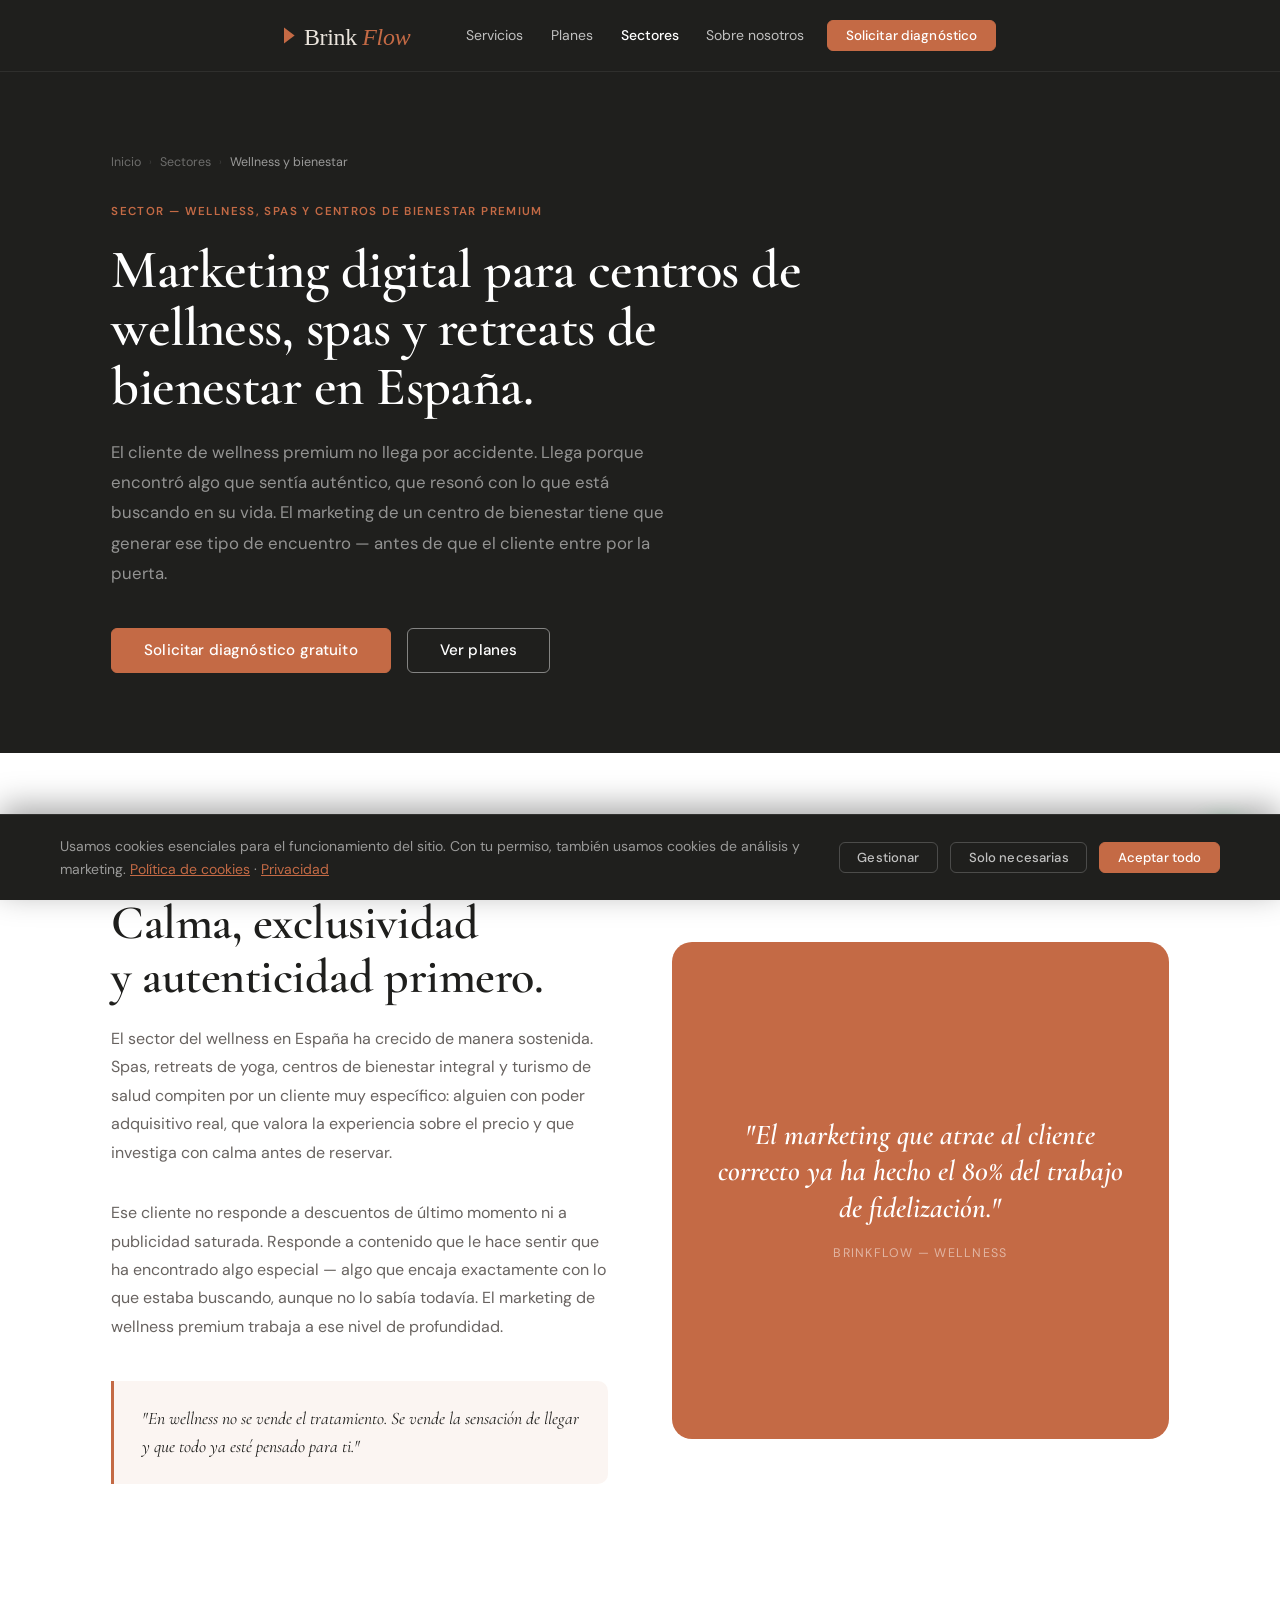
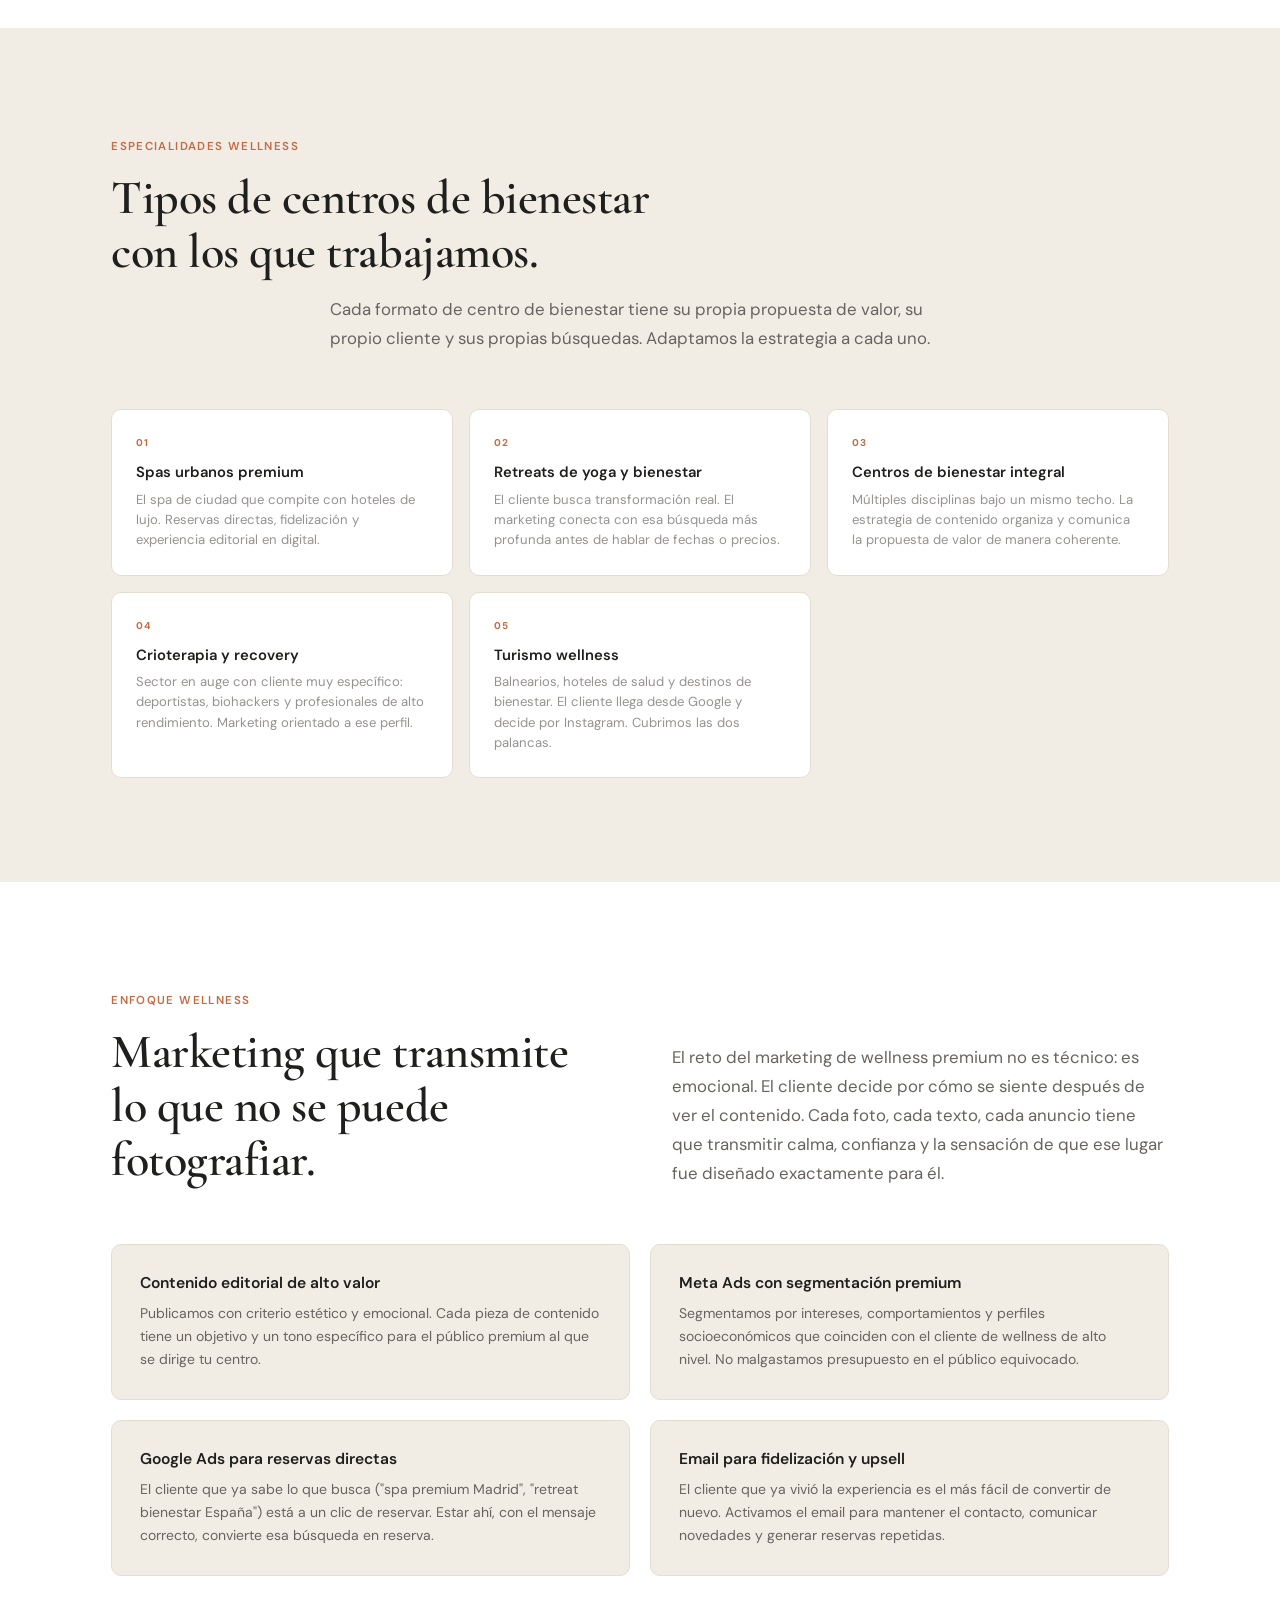
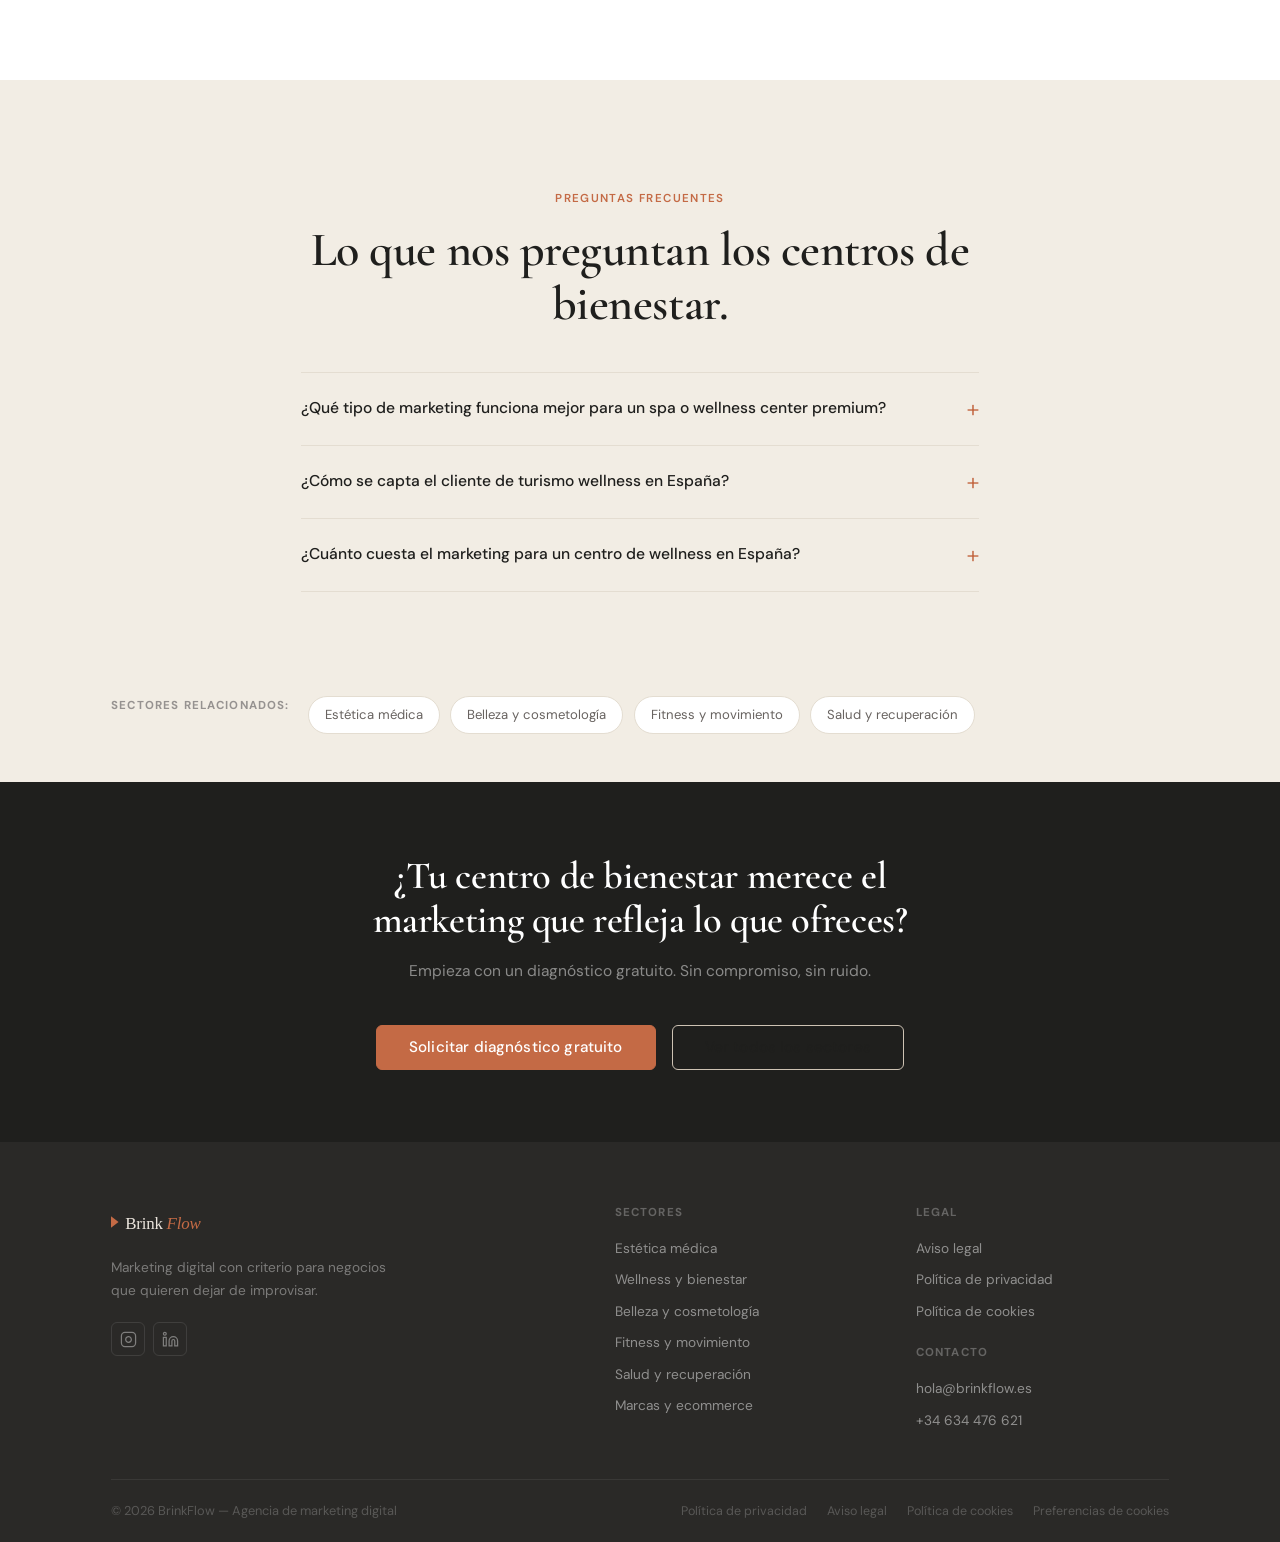
<file: sectores/wellness/index.html>
<!DOCTYPE html>
<html lang="es">
<head>
  <meta charset="UTF-8" />
  <meta name="viewport" content="width=device-width, initial-scale=1.0" />
  <meta name="theme-color" content="#1F1F1D" />
  <title>Marketing Digital para Centros de Wellness y Bienestar Premium en España | BrinkFlow</title>
  <meta name="description" content="Marketing especializado para spas urbanos, wellness centers, retreats de yoga, crioterapia y turismo de bienestar en España. Captación de clientes premium con Meta Ads y estrategia editorial." />
  <meta name="author" content="BrinkFlow" />
  <meta name="robots" content="index, follow, max-snippet:-1, max-image-preview:large, max-video-preview:-1" />
  <meta name="geo.region" content="ES" />
  <link rel="canonical" href="https://brinkflow.es/sectores/wellness/" />
  <meta property="og:type" content="website" />
  <meta property="og:url" content="https://brinkflow.es/sectores/wellness/" />
  <meta property="og:title" content="Marketing Digital para Wellness y Bienestar Premium en España | BrinkFlow" />
  <meta property="og:description" content="Captación de clientes premium para spas, retreats, wellness centers y turismo de bienestar en España. Marketing que transmite calma, exclusividad y autenticidad." />
  <meta property="og:image" content="https://brinkflow.es/assets/img/og-brinkflow.jpg" />
  <meta property="og:image:width" content="1200" />
  <meta property="og:image:height" content="630" />
  <meta property="og:site_name" content="BrinkFlow" />
  <meta property="og:locale" content="es_ES" />
  <script type="application/ld+json">
  {
    "@context": "https://schema.org",
    "@graph": [
      {"@type": "Organization","@id": "https://brinkflow.es/#organization","name": "BrinkFlow","url": "https://brinkflow.es","logo": {"@type": "ImageObject","url": "https://brinkflow.es/assets/img/logo-brinkflow.svg"},"email": "hola@brinkflow.es","telephone": "+34634476621"},
      {"@type": "BreadcrumbList","itemListElement": [{"@type": "ListItem","position": 1,"name": "Inicio","item": "https://brinkflow.es/"},{"@type": "ListItem","position": 2,"name": "Sectores","item": "https://brinkflow.es/sectores/"},{"@type": "ListItem","position": 3,"name": "Wellness y bienestar","item": "https://brinkflow.es/sectores/wellness/"}]},
      {"@type": "FAQPage","mainEntity": [{"@type": "Question","name": "¿Qué tipo de marketing funciona mejor para un spa o wellness center premium?","acceptedAnswer": {"@type": "Answer","text": "Para un spa o wellness center premium, el marketing que mejor funciona combina Meta Ads con segmentación muy precisa por intereses y poder adquisitivo, con contenido editorial que transmite la experiencia antes de la visita. No se trata de mostrar precios ni descuentos — se trata de hacer que el cliente potencial ya se sienta dentro antes de reservar."}},{"@type": "Question","name": "¿Cómo se capta el cliente de turismo wellness en España?","acceptedAnswer": {"@type": "Answer","text": "El cliente de turismo wellness busca activamente en Google ('retreat de bienestar España', 'spa rural premium') y también reacciona a contenido aspiracional en Instagram. La estrategia combina Google Ads para captar intención activa con Meta Ads para generar deseo e intención en quien aún no ha buscado pero tiene el perfil. El contenido de calidad es el hilo conductor entre las dos palancas."}},{"@type": "Question","name": "¿Cuánto cuesta el marketing para un centro de wellness en España?","acceptedAnswer": {"@type": "Answer","text": "En BrinkFlow los planes para centros de wellness y bienestar comienzan desde 320 €/mes hasta 820 €/mes según el volumen de canales y servicios activos. Todos incluyen estrategia mensual, gestión de contenido premium y análisis de resultados."}}]}
    ]
  }
  </script>
  <link rel="preconnect" href="https://fonts.googleapis.com" />
  <link rel="preconnect" href="https://fonts.gstatic.com" crossorigin />
  <link href="https://fonts.googleapis.com/css2?family=Cormorant+Garamond:ital,wght@0,400;0,500;0,600;0,700;1,400;1,600&family=DM+Sans:ital,wght@0,300;0,400;0,500;0,600;1,400&display=swap" rel="stylesheet" />
  <link rel="dns-prefetch" href="https://connect.facebook.net" />
  <link rel="stylesheet" href="/assets/css/styles.css" />
  <link rel="icon" type="image/svg+xml" href="/assets/img/favicon.svg" />
  <link rel="manifest" href="/site.webmanifest" />
  <script>
    window.dataLayer = window.dataLayer || [];
    function gtag(){dataLayer.push(arguments);}
    gtag('consent','default',{ad_storage:'denied',analytics_storage:'denied',ad_user_data:'denied',ad_personalization:'denied',functionality_storage:'granted',security_storage:'granted',wait_for_update:500});
    (function(){try{var c=JSON.parse(localStorage.getItem('bf_consent')||'null');if(c&&c.v==='1'){gtag('consent','update',{ad_storage:c.marketing?'granted':'denied',analytics_storage:c.analytics?'granted':'denied',ad_user_data:c.marketing?'granted':'denied',ad_personalization:c.marketing?'granted':'denied'});}}catch(e){}})();
  </script>

  <!-- Google tag (gtag.js) -->
  <script async src="https://www.googletagmanager.com/gtag/js?id=G-WDTGPQHV6L"></script>
  <script>
    window.dataLayer = window.dataLayer || [];
    function gtag(){dataLayer.push(arguments);}
    gtag('js', new Date());
    gtag('config', 'G-WDTGPQHV6L');
  </script>

  <!-- Google Tag Manager -->
  <script>(function(w,d,s,l,i){w[l]=w[l]||[];w[l].push({'gtm.start':
new Date().getTime(),event:'gtm.js'});var f=d.getElementsByTagName(s)[0],
j=d.createElement(s),dl=l!='dataLayer'?'&l='+l:'';j.async=true;j.src=
'https://www.googletagmanager.com/gtm.js?id='+i+dl;f.parentNode.insertBefore(j,f);
})(window,document,'script','dataLayer','GTM-PGWWG8X2');</script>
  <!-- End Google Tag Manager -->
</head>
<body>
  <!-- Google Tag Manager (noscript) -->
  <noscript><iframe src="https://www.googletagmanager.com/ns.html?id=GTM-PGWWG8X2"
height="0" width="0" style="display:none;visibility:hidden"></iframe></noscript>
  <!-- End Google Tag Manager (noscript) -->
  <a class="skip-link" href="#wellness-main">Saltar al contenido principal</a>
  <header id="header" class="header">
    <div class="container">
      <nav class="nav" role="navigation" aria-label="Navegación principal">
        <a href="/" class="nav__logo" aria-label="BrinkFlow — inicio"><img src="/assets/img/logo-brinkflow.svg" alt="BrinkFlow — Agencia de marketing digital" class="nav__logo-img" width="140" height="36" /></a>
        <ul class="nav__links" role="list">
          <li><a href="/#servicios" class="nav__link">Servicios</a></li>
          <li><a href="/#planes"    class="nav__link">Planes</a></li>
          <li><a href="/sectores/"  class="nav__link is-active">Sectores</a></li>
          <li><a href="/#nosotros"  class="nav__link">Sobre nosotros</a></li>
          <li><a href="/#contacto"  class="btn btn--nav" data-track="cta_nav_contacto">Solicitar diagnóstico</a></li>
        </ul>
        <button class="nav__toggle" id="navToggle" aria-label="Abrir menú" aria-expanded="false" aria-controls="mobileMenu"><span></span><span></span><span></span></button>
      </nav>
    </div>
    <div class="mobile-menu" id="mobileMenu" aria-hidden="true">
      <div class="mobile-menu__inner">
        <ul role="list">
          <li><a href="/#servicios">Servicios</a></li><li><a href="/#planes">Planes</a></li>
          <li><a href="/sectores/">Sectores</a></li><li><a href="/#nosotros">Sobre nosotros</a></li>
          <li><a href="/#contacto">Solicitar diagnóstico</a></li>
        </ul>
      </div>
    </div>
  </header>

  <main id="wellness-main">

    <section class="sector-hero" aria-labelledby="wellness-title">
      <div class="container">
        <nav class="breadcrumb" aria-label="Ruta de navegación">
          <a href="/">Inicio</a><span class="breadcrumb__sep" aria-hidden="true">›</span>
          <a href="/sectores/">Sectores</a><span class="breadcrumb__sep" aria-hidden="true">›</span>
          <span class="breadcrumb__current">Wellness y bienestar</span>
        </nav>
        <div class="sector-hero__inner">
          <span class="sector-hero__eyebrow">Sector — Wellness, spas y centros de bienestar premium</span>
          <h1 id="wellness-title" class="sector-hero__title">
            Marketing digital para centros de wellness, spas y retreats de bienestar en España.
          </h1>
          <p class="sector-hero__lead">
            El cliente de wellness premium no llega por accidente. Llega porque encontró algo que sentía auténtico, que resonó con lo que está buscando en su vida. El marketing de un centro de bienestar tiene que generar ese tipo de encuentro — antes de que el cliente entre por la puerta.
          </p>
          <div class="sector-hero__cta">
            <a href="/#contacto" class="btn btn--primary btn--lg" data-track="cta_wellness_hero">Solicitar diagnóstico gratuito</a>
            <a href="/#planes"   class="btn btn--outline  btn--lg">Ver planes</a>
          </div>
        </div>
      </div>
    </section>

    <section class="section bg-white" aria-labelledby="wellness-mercado-title">
      <div class="container">
        <div class="problem-layout">
          <div class="problem-left">
            <span class="section__eyebrow">El cliente de wellness premium</span>
            <h2 id="wellness-mercado-title" class="section__title" data-animate>
              Calma, exclusividad<br>y autenticidad primero.
            </h2>
            <p data-animate>
              El sector del wellness en España ha crecido de manera sostenida. Spas, retreats de yoga, centros de bienestar integral y turismo de salud compiten por un cliente muy específico: alguien con poder adquisitivo real, que valora la experiencia sobre el precio y que investiga con calma antes de reservar.
            </p>
            <p data-animate>
              Ese cliente no responde a descuentos de último momento ni a publicidad saturada. Responde a contenido que le hace sentir que ha encontrado algo especial — algo que encaja exactamente con lo que estaba buscando, aunque no lo sabía todavía. El marketing de wellness premium trabaja a ese nivel de profundidad.
            </p>
            <div class="sector-insight" data-animate>
              <p>"En wellness no se vende el tratamiento. Se vende la sensación de llegar y que todo ya esté pensado para ti."</p>
            </div>
          </div>
          <div class="problem-visual" aria-hidden="true">
            <p class="problem-visual__quote">"El marketing que atrae al cliente correcto ya ha hecho el 80% del trabajo de fidelización."</p>
            <p class="problem-visual__attr">BrinkFlow — Wellness</p>
          </div>
        </div>
      </div>
    </section>

    <section class="section bg-beige" aria-labelledby="wellness-rubros-title">
      <div class="container">
        <div class="section__header" data-animate>
          <span class="section__eyebrow">Especialidades wellness</span>
          <h2 id="wellness-rubros-title" class="section__title">Tipos de centros de bienestar<br>con los que trabajamos.</h2>
          <p class="section__lead">Cada formato de centro de bienestar tiene su propia propuesta de valor, su propio cliente y sus propias búsquedas. Adaptamos la estrategia a cada uno.</p>
        </div>
        <div class="rubros-grid">
          <div class="rubro-card" data-animate>
            <p class="rubro-card__num">01</p>
            <h3 class="rubro-card__title">Spas urbanos premium</h3>
            <p class="rubro-card__desc">El spa de ciudad que compite con hoteles de lujo. Reservas directas, fidelización y experiencia editorial en digital.</p>
          </div>
          <div class="rubro-card" data-animate>
            <p class="rubro-card__num">02</p>
            <h3 class="rubro-card__title">Retreats de yoga y bienestar</h3>
            <p class="rubro-card__desc">El cliente busca transformación real. El marketing conecta con esa búsqueda más profunda antes de hablar de fechas o precios.</p>
          </div>
          <div class="rubro-card" data-animate>
            <p class="rubro-card__num">03</p>
            <h3 class="rubro-card__title">Centros de bienestar integral</h3>
            <p class="rubro-card__desc">Múltiples disciplinas bajo un mismo techo. La estrategia de contenido organiza y comunica la propuesta de valor de manera coherente.</p>
          </div>
          <div class="rubro-card" data-animate>
            <p class="rubro-card__num">04</p>
            <h3 class="rubro-card__title">Crioterapia y recovery</h3>
            <p class="rubro-card__desc">Sector en auge con cliente muy específico: deportistas, biohackers y profesionales de alto rendimiento. Marketing orientado a ese perfil.</p>
          </div>
          <div class="rubro-card" data-animate>
            <p class="rubro-card__num">05</p>
            <h3 class="rubro-card__title">Turismo wellness</h3>
            <p class="rubro-card__desc">Balnearios, hoteles de salud y destinos de bienestar. El cliente llega desde Google y decide por Instagram. Cubrimos las dos palancas.</p>
          </div>
        </div>
      </div>
    </section>

    <section class="section bg-white" aria-labelledby="wellness-como-title">
      <div class="container">
        <div class="services-intro" data-animate>
          <div class="services-intro__left">
            <span class="section__eyebrow">Enfoque wellness</span>
            <h2 id="wellness-como-title" class="section__title">Marketing que transmite<br>lo que no se puede fotografiar.</h2>
          </div>
          <div class="services-intro__right">
            <p class="section__lead" style="margin:0; text-align:left;">El reto del marketing de wellness premium no es técnico: es emocional. El cliente decide por cómo se siente después de ver el contenido. Cada foto, cada texto, cada anuncio tiene que transmitir calma, confianza y la sensación de que ese lugar fue diseñado exactamente para él.</p>
          </div>
        </div>
        <div class="sector-services" style="margin-top:3rem">
          <div class="sector-service" data-animate>
            <h3>Contenido editorial de alto valor</h3>
            <p>Publicamos con criterio estético y emocional. Cada pieza de contenido tiene un objetivo y un tono específico para el público premium al que se dirige tu centro.</p>
          </div>
          <div class="sector-service" data-animate>
            <h3>Meta Ads con segmentación premium</h3>
            <p>Segmentamos por intereses, comportamientos y perfiles socioeconómicos que coinciden con el cliente de wellness de alto nivel. No malgastamos presupuesto en el público equivocado.</p>
          </div>
          <div class="sector-service" data-animate>
            <h3>Google Ads para reservas directas</h3>
            <p>El cliente que ya sabe lo que busca ("spa premium Madrid", "retreat bienestar España") está a un clic de reservar. Estar ahí, con el mensaje correcto, convierte esa búsqueda en reserva.</p>
          </div>
          <div class="sector-service" data-animate>
            <h3>Email para fidelización y upsell</h3>
            <p>El cliente que ya vivió la experiencia es el más fácil de convertir de nuevo. Activamos el email para mantener el contacto, comunicar novedades y generar reservas repetidas.</p>
          </div>
        </div>
      </div>
    </section>

    <section class="section bg-beige" aria-labelledby="wellness-faq-title">
      <div class="container container--narrow">
        <div class="faq-header text-center" data-animate>
          <span class="section__eyebrow">Preguntas frecuentes</span>
          <h2 id="wellness-faq-title" class="section__title">Lo que nos preguntan los centros de bienestar.</h2>
        </div>
        <div class="faq-list">
          <details class="faq-item" data-animate>
            <summary class="faq-item__q">¿Qué tipo de marketing funciona mejor para un spa o wellness center premium?</summary>
            <div class="faq-item__a"><p>Para un spa o wellness center premium, el marketing que mejor funciona combina Meta Ads con segmentación muy precisa por intereses y nivel socioeconómico, con contenido editorial que transmite la experiencia antes de la visita. No se trata de mostrar precios ni ofertas — se trata de hacer que el cliente potencial ya se sienta dentro antes de reservar. El objetivo no es llegar a más gente, sino llegar al perfil correcto con la emoción correcta.</p></div>
          </details>
          <details class="faq-item" data-animate>
            <summary class="faq-item__q">¿Cómo se capta el cliente de turismo wellness en España?</summary>
            <div class="faq-item__a"><p>El cliente de turismo wellness busca activamente en Google ("retreat bienestar España", "spa rural premium Cataluña") y también reacciona a contenido aspiracional en Instagram. La estrategia combina Google Ads para captar intención activa con Meta Ads para generar deseo en quienes aún no han buscado pero tienen el perfil adecuado. El contenido editorial de calidad es el hilo conductor entre las dos palancas.</p></div>
          </details>
          <details class="faq-item" data-animate>
            <summary class="faq-item__q">¿Cuánto cuesta el marketing para un centro de wellness en España?</summary>
            <div class="faq-item__a"><p>En BrinkFlow los planes para centros de wellness comienzan desde <strong>320 €/mes</strong> (contenido y estrategia) hasta <strong>820 €/mes</strong> (gestión completa multicanal con campañas activas). Todos incluyen estrategia mensual, gestión de contenido premium y análisis de resultados con decisiones concretas.</p></div>
          </details>
        </div>
      </div>
    </section>

    <div class="related-sectors" style="padding:0 clamp(20px,4vw,60px) 48px;max-width:1160px;margin:0 auto;" data-animate>
      <span style="font-size:.72rem;font-weight:700;text-transform:uppercase;letter-spacing:.1em;color:var(--ink-faint);margin-right:.5rem">Sectores relacionados:</span>
      <a href="/sectores/estetica-medica/"     class="related-sector-link">Estética médica</a>
      <a href="/sectores/belleza-cosmetologia/" class="related-sector-link">Belleza y cosmetología</a>
      <a href="/sectores/fitness-movimiento/"   class="related-sector-link">Fitness y movimiento</a>
      <a href="/sectores/salud-recuperacion/"   class="related-sector-link">Salud y recuperación</a>
    </div>

    <section class="sector-cta" aria-label="Llamada a la acción">
      <div class="container">
        <h2 class="sector-cta__title" data-animate>¿Tu centro de bienestar merece el marketing que refleja lo que ofreces?</h2>
        <p class="sector-cta__lead" data-animate>Empieza con un diagnóstico gratuito. Sin compromiso, sin ruido.</p>
        <div class="sector-cta__actions" data-animate>
          <a href="/#contacto" class="btn btn--primary btn--lg" data-track="cta_wellness_bottom">Solicitar diagnóstico gratuito</a>
          <a href="/sectores/" class="btn btn--outline  btn--lg">Ver todos los sectores</a>
        </div>
      </div>
    </section>

  </main>

  <footer class="footer" role="contentinfo">
    <div class="container">
      <div class="footer__top">
        <div class="footer__brand">
          <a href="/" class="footer__logo" aria-label="BrinkFlow — inicio"><img src="/assets/img/logo-brinkflow.svg" alt="BrinkFlow — Agencia de marketing digital" class="footer__logo-img" width="120" height="32" /></a>
          <p>Marketing digital con criterio para negocios que quieren dejar de improvisar.</p>
          <div class="footer__social">
            <a href="#" aria-label="Instagram de BrinkFlow" class="social-link"><svg width="17" height="17" viewBox="0 0 24 24" fill="none" stroke="currentColor" stroke-width="1.75" aria-hidden="true"><rect x="2" y="2" width="20" height="20" rx="5" ry="5"/><path d="M16 11.37A4 4 0 1112.63 8 4 4 0 0116 11.37z"/><line x1="17.5" y1="6.5" x2="17.51" y2="6.5"/></svg></a>
            <a href="#" aria-label="LinkedIn de BrinkFlow" class="social-link"><svg width="17" height="17" viewBox="0 0 24 24" fill="none" stroke="currentColor" stroke-width="1.75" aria-hidden="true"><path d="M16 8a6 6 0 016 6v7h-4v-7a2 2 0 00-2-2 2 2 0 00-2 2v7h-4v-7a6 6 0 016-6z"/><rect x="2" y="9" width="4" height="12"/><circle cx="4" cy="4" r="2"/></svg></a>
          </div>
        </div>
        <div class="footer__col">
          <h4>Sectores</h4>
          <ul role="list">
            <li><a href="/sectores/estetica-medica/">Estética médica</a></li>
            <li><a href="/sectores/wellness/">Wellness y bienestar</a></li>
            <li><a href="/sectores/belleza-cosmetologia/">Belleza y cosmetología</a></li>
            <li><a href="/sectores/fitness-movimiento/">Fitness y movimiento</a></li>
            <li><a href="/sectores/salud-recuperacion/">Salud y recuperación</a></li>
            <li><a href="/sectores/marcas-ecommerce/">Marcas y ecommerce</a></li>
          </ul>
        </div>
        <div class="footer__col">
          <h4>Legal</h4>
          <ul role="list">
            <li><a href="/legal/">Aviso legal</a></li>
            <li><a href="/privacidad/">Política de privacidad</a></li>
            <li><a href="/cookies/">Política de cookies</a></li>
          </ul>
          <h4 style="margin-top:1.5rem">Contacto</h4>
          <ul role="list">
            <li><a href="mailto:hola@brinkflow.es">hola@brinkflow.es</a></li>
            <li><a href="tel:+34634476621">+34 634 476 621</a></li>
          </ul>
        </div>
      </div>
      <div class="footer__bottom">
        <p>© 2026 BrinkFlow — Agencia de marketing digital</p>
        <div class="footer__legal">
          <a href="/privacidad/">Política de privacidad</a><a href="/legal/">Aviso legal</a>
          <a href="/cookies/">Política de cookies</a><a href="#" data-cookie-settings>Preferencias de cookies</a>
        </div>
      </div>
    </div>
  </footer>

  <div id="cookieBanner" class="cookie-banner" role="dialog" aria-modal="true" aria-label="Aviso de cookies" aria-live="polite" aria-atomic="true">
    <div class="cookie-banner__inner">
      <div class="cookie-banner__text"><p>Usamos cookies esenciales para el funcionamiento del sitio. Con tu permiso, también usamos cookies de análisis y marketing. <a href="/cookies/">Política de cookies</a> · <a href="/privacidad/">Privacidad</a></p></div>
      <div class="cookie-banner__actions">
        <button id="cookieManage"  class="btn btn--ghost btn--sm">Gestionar</button>
        <button id="cookieDecline" class="btn btn--ghost btn--sm">Solo necesarias</button>
        <button id="cookieAccept"  class="btn btn--primary btn--sm">Aceptar todo</button>
      </div>
    </div>
  </div>
  <a href="https://wa.me/34634476261?text=Hola%2C+me+interesa+saber+m%C3%A1s+sobre+BrinkFlow." class="whatsapp-bubble" target="_blank" rel="noopener noreferrer" aria-label="Contactar por WhatsApp con BrinkFlow">
    <svg width="26" height="26" viewBox="0 0 24 24" fill="currentColor" aria-hidden="true"><path d="M17.472 14.382c-.297-.149-1.758-.867-2.03-.967-.273-.099-.471-.148-.67.15-.197.297-.767.966-.94 1.164-.173.199-.347.223-.644.075-.297-.15-1.255-.463-2.39-1.475-.883-.788-1.48-1.761-1.653-2.059-.173-.297-.018-.458.13-.606.134-.133.298-.347.446-.52.149-.174.198-.298.298-.497.099-.198.05-.371-.025-.52-.075-.149-.669-1.612-.916-2.207-.242-.579-.487-.5-.669-.51-.173-.008-.371-.01-.57-.01-.198 0-.52.074-.792.372-.272.297-1.04 1.016-1.04 2.479 0 1.462 1.065 2.875 1.213 3.074.149.198 2.096 3.2 5.077 4.487.709.306 1.262.489 1.694.625.712.227 1.36.195 1.871.118.571-.085 1.758-.719 2.006-1.413.248-.694.248-1.289.173-1.413-.074-.124-.272-.198-.57-.347m-5.421 7.403h-.004a9.87 9.87 0 01-5.031-1.378l-.361-.214-3.741.982.998-3.648-.235-.374a9.86 9.86 0 01-1.51-5.26c.001-5.45 4.436-9.884 9.888-9.884 2.64 0 5.122 1.03 6.988 2.898a9.825 9.825 0 012.893 6.994c-.003 5.45-4.437 9.884-9.885 9.884m8.413-18.297A11.815 11.815 0 0012.05 0C5.495 0 .16 5.335.157 11.892c0 2.096.547 4.142 1.588 5.945L.057 24l6.305-1.654a11.882 11.882 0 005.683 1.448h.005c6.554 0 11.89-5.335 11.893-11.893a11.821 11.821 0 00-3.48-8.413z"/></svg>
    <span class="whatsapp-bubble__tooltip">¿Hablamos?<br><strong>Equipo BrinkFlow.</strong></span>
  </a>
  <script src="/assets/js/main.js" defer></script>
</body>
</html>
</file>
<file: assets/css/styles.css>
/* ============================================================
   BrinkFlow — Stylesheet
   01. Variables
   02. Reset
   03. Base & Tipografía
   04. Layout
   05. Botones
   06. Header & Navegación
   07. Hero
   08. Secciones (fondos)
   09. Servicios
   10. Planes
   11. Sobre nosotros
   12. Proceso
   13. Contacto
   14. Footer
   15. Animaciones
   16. Cookie banner
   17. Cookie modal
   18. Formulario — estados
   19. Páginas legales
   20. Responsive
   ============================================================ */


/* ─── 01. VARIABLES ─── */
:root {
  /* Colores de marca */
  --sage:        #C46A45;
  --sage-dk:     #a55538;
  --sage-lt:     #f0d5c8;
  --sage-bg:     #faf0eb;
  --beige:       #F2EDE4;
  --beige-dk:    #e4ddd1;
  --beige-deep:  #cec3b4;
  --ink:         #1F1F1D;
  --ink-mid:     #2A2927;
  --ink-lt:      #686360;
  --ink-faint:   #969290;
  --terra:       #C46A45;
  --terra-dk:    #a55538;
  --terra-lt:    #f0d5c8;
  --terra-bg:    #faf0eb;
  --white:       #ffffff;

  /* Tipografía */
  --font-display: 'Cormorant Garamond', Georgia, serif;
  --font:         'DM Sans', -apple-system, BlinkMacSystemFont, 'Segoe UI', system-ui, sans-serif;
  --font-size:    16px;

  /* Espaciado */
  --nav-h:       72px;
  --w-container: 1160px;
  --w-narrow:    780px;
  --px:          clamp(20px, 4vw, 60px);
  --section-py:  104px;

  /* Bordes */
  --radius-sm:   6px;
  --radius:      10px;
  --radius-lg:   14px;
  --radius-xl:   20px;

  /* Sombras */
  --shadow-xs:   0 1px 2px rgba(44,44,42,0.04);
  --shadow-sm:   0 1px 4px rgba(44,44,42,0.07), 0 2px 8px rgba(44,44,42,0.04);
  --shadow:      0 4px 16px rgba(44,44,42,0.08), 0 1px 3px rgba(44,44,42,0.05);
  --shadow-md:   0 8px 28px rgba(44,44,42,0.1),  0 2px 6px rgba(44,44,42,0.05);
  --shadow-lg:   0 16px 48px rgba(44,44,42,0.13), 0 4px 12px rgba(44,44,42,0.06);

  /* Transiciones */
  --ease:        cubic-bezier(0.4, 0, 0.2, 1);
  --ease-out:    cubic-bezier(0, 0, 0.2, 1);
  --t-fast:      0.18s;
  --t:           0.26s;
  --t-slow:      0.4s;
}


/* ─── 02. RESET ─── */
*, *::before, *::after { box-sizing: border-box; margin: 0; padding: 0; }
[hidden] { display: none !important; }
html { scroll-behavior: smooth; -webkit-text-size-adjust: 100%; font-size: var(--font-size); }
body {
  font-family: var(--font);
  color: var(--ink);
  background: var(--beige);
  line-height: 1.65;
  -webkit-font-smoothing: antialiased;
  -moz-osx-font-smoothing: grayscale;
  overflow-x: hidden;
}
img, svg { display: block; max-width: 100%; }
a { color: inherit; text-decoration: none; }
ul, ol { list-style: none; }
button { cursor: pointer; border: none; background: none; font: inherit; line-height: inherit; }
input, textarea, select { font: inherit; border: none; outline: none; background: none; }
strong { font-weight: 600; }


/* ─── 03. BASE & TIPOGRAFÍA ─── */
h1, h2 {
  font-family: var(--font-display);
  font-weight: 600;
  line-height: 1.12;
  letter-spacing: -0.01em;
  color: var(--ink);
}
h3, h4, h5 {
  font-family: var(--font);
  font-weight: 600;
  line-height: 1.3;
  color: var(--ink);
}

h1 { font-size: clamp(2.8rem, 6vw, 5rem); font-weight: 600; }
h2 { font-size: clamp(2rem, 3.8vw, 3rem); }
h3 { font-size: 1.05rem; font-weight: 600; }
h4 { font-size: 0.72rem; font-weight: 700; text-transform: uppercase; letter-spacing: 0.1em; }
p  { font-size: 0.97rem; line-height: 1.72; color: var(--ink-lt); }

.text-white       { color: var(--white) !important; }
.text-white-muted { color: rgba(255,255,255,0.55) !important; }
.text-center      { text-align: center; }
.text-terra       { color: var(--terra) !important; }

.hero__accent { font-style: italic; color: var(--terra); }


/* ─── 04. LAYOUT ─── */
.container {
  max-width: var(--w-container);
  margin-left: auto;
  margin-right: auto;
  padding-left: var(--px);
  padding-right: var(--px);
}
.container--narrow { max-width: var(--w-narrow); }

.section {
  padding-top: var(--section-py);
  padding-bottom: var(--section-py);
  position: relative;
}
.section__eyebrow {
  display: inline-block;
  font-family: var(--font);
  font-size: 0.72rem;
  font-weight: 600;
  text-transform: uppercase;
  letter-spacing: 0.12em;
  color: var(--terra);
  margin-bottom: 1rem;
}
.section__header     { margin-bottom: 3.5rem; }
.section__title      { margin-bottom: 1rem; }
.section__lead       {
  font-size: 1.05rem;
  color: var(--ink-lt);
  max-width: 620px;
  line-height: 1.72;
  margin: 0 auto;
}

/* Fondos */
.bg-white  { background: var(--white); }
.bg-beige  { background: var(--beige); }
.bg-sage   { background: var(--ink); }
.bg-ink    { background: var(--ink); }
.bg-terra  { background: var(--terra-bg); }


/* ─── 05. BOTONES ─── */
.btn {
  display: inline-flex;
  align-items: center;
  justify-content: center;
  gap: 6px;
  font-family: var(--font);
  font-size: 0.875rem;
  font-weight: 500;
  line-height: 1;
  border-radius: var(--radius-sm);
  padding: 0.7rem 1.5rem;
  border: 1.5px solid transparent;
  transition:
    background   var(--t) var(--ease),
    color        var(--t) var(--ease),
    border-color var(--t) var(--ease),
    transform    var(--t-fast) var(--ease),
    box-shadow   var(--t) var(--ease);
  white-space: nowrap;
  cursor: pointer;
  letter-spacing: 0.01em;
}
.btn--lg   { padding: 0.875rem 2rem; font-size: 0.95rem; }
.btn--sm   { padding: 0.48rem 1.1rem; font-size: 0.82rem; }
.btn--full { width: 100%; }

.btn--primary {
  background: var(--terra);
  color: var(--white);
  border-color: var(--terra);
}
.btn--primary:hover {
  background: var(--terra-dk);
  border-color: var(--terra-dk);
  transform: translateY(-1px);
  box-shadow: 0 4px 16px rgba(196,113,74,0.32);
}
.btn--primary:active { transform: translateY(0); box-shadow: none; }

.btn--outline {
  background: transparent;
  color: var(--ink);
  border-color: var(--beige-deep);
}
.btn--outline:hover {
  border-color: var(--ink);
  background: var(--ink);
  color: var(--white);
}

/* Outline sobre fondos oscuros (bg-ink, bg-sage) */
.bg-ink .btn--outline,
.bg-sage .btn--outline {
  color: rgba(255,255,255,0.82);
  border-color: rgba(255,255,255,0.28);
}
.bg-ink .btn--outline:hover,
.bg-sage .btn--outline:hover {
  background: rgba(255,255,255,0.1);
  border-color: rgba(255,255,255,0.55);
  color: var(--white);
  transform: translateY(-1px);
}

/* Outline sobre fondo claro del hero */
.hero .btn--outline {
  color: rgba(44,44,42,0.72);
  border-color: rgba(44,44,42,0.2);
}
.hero .btn--outline:hover {
  background: rgba(44,44,42,0.06);
  border-color: rgba(44,44,42,0.4);
  color: var(--ink);
  transform: translateY(-1px);
}

.btn--ghost {
  background: transparent;
  color: rgba(255,255,255,0.72);
  border: 1.5px solid rgba(255,255,255,0.2);
}
.btn--ghost:hover {
  background: rgba(255,255,255,0.09);
  color: var(--white);
  border-color: rgba(255,255,255,0.38);
}

.btn:focus-visible {
  outline: 2px solid var(--terra);
  outline-offset: 3px;
}
a:focus-visible {
  outline: 2px solid var(--terra);
  outline-offset: 2px;
  border-radius: 2px;
}

/* Botón CTA en la nav */
.btn--nav {
  background: var(--terra);
  color: var(--white);
  border-color: var(--terra);
  font-size: 0.84rem;
  padding: 0.5rem 1.1rem;
  border-radius: var(--radius-sm);
}
.btn--nav:hover {
  background: var(--terra-dk);
  border-color: var(--terra-dk);
}


/* ─── 06. HEADER & NAVEGACIÓN ─── */
.header {
  position: fixed;
  top: 0;
  left: 0;
  right: 0;
  z-index: 200;
  background: #1F1F1D;
  border-bottom: 1px solid rgba(255,255,255,0.07);
  height: var(--nav-h);
  display: flex;
  align-items: center;
  transition: box-shadow 0.38s var(--ease);
}
.header.scrolled {
  background: #1F1F1D;
  box-shadow: 0 4px 32px rgba(0,0,0,0.22);
}

.nav {
  display: flex;
  align-items: center;
  height: 100%;
  gap: 2rem;
}

.nav__logo {
  display: inline-flex;
  align-items: center;
  gap: 10px;
  text-decoration: none;
  flex-shrink: 0;
}
.nav__logo-img {
  display: block;
  height: 45px;
  width: auto;
}
@media (max-width: 768px) { .nav__logo-img { height: 38px; } }

.nav__logo-text {
  font-family: var(--font-display);
  font-size: 1.4rem;
  font-weight: 600;
  letter-spacing: -0.02em;
  color: var(--white);
  transition: color var(--t-fast);
}

.nav__links {
  display: flex;
  align-items: center;
  gap: 2px;
  margin-left: auto;
}
.nav__link {
  font-family: var(--font);
  font-size: 0.875rem;
  font-weight: 400;
  color: rgba(255,255,255,0.72);
  padding: 0.4rem 0.8rem;
  border-radius: var(--radius-sm);
  transition: color var(--t-fast), background var(--t-fast);
}
.nav__link:hover     { color: var(--white); background: rgba(255,255,255,0.07); }
.nav__link.is-active { color: var(--white); font-weight: 500; }
.nav__links li:last-child { margin-left: 0.5rem; }

/* Hamburger */
.nav__toggle {
  display: none;
  flex-direction: column;
  justify-content: center;
  gap: 5px;
  width: 36px;
  height: 36px;
  padding: 6px;
  margin-left: auto;
  border-radius: var(--radius-sm);
  transition: background var(--t-fast);
}
.nav__toggle:hover { background: rgba(255,255,255,0.1); }
.nav__toggle span {
  display: block;
  width: 100%;
  height: 1.5px;
  background: var(--white);
  border-radius: 2px;
  transform-origin: center;
  transition: transform var(--t) var(--ease), opacity var(--t-fast);
}
.nav__toggle.is-open span:nth-child(1) { transform: translateY(6.5px) rotate(45deg); }
.nav__toggle.is-open span:nth-child(2) { opacity: 0; transform: scaleX(0.3); }
.nav__toggle.is-open span:nth-child(3) { transform: translateY(-6.5px) rotate(-45deg); }

/* Mobile menu */
.mobile-menu {
  display: none;
  position: fixed;
  inset: 0;
  top: var(--nav-h);
  background: var(--ink);
  border-top: 1px solid rgba(255,255,255,0.07);
  z-index: 199;
  opacity: 0;
  pointer-events: none;
  transition: opacity var(--t) var(--ease);
}
.mobile-menu.is-open { opacity: 1; pointer-events: all; }
.mobile-menu__inner { padding: 1.5rem var(--px); }
.mobile-menu ul { display: flex; flex-direction: column; }
.mobile-menu a {
  display: block;
  padding: 1rem 0;
  font-size: 1.15rem;
  font-weight: 400;
  color: rgba(255,255,255,0.65);
  border-bottom: 1px solid rgba(255,255,255,0.07);
  transition: color var(--t-fast), padding-left var(--t-fast);
}
.mobile-menu a:hover { color: var(--white); padding-left: 6px; }
.mobile-menu li:last-child a {
  border-bottom: none;
  color: var(--terra);
  font-weight: 500;
}

/* WhatsApp bubble */
.whatsapp-bubble {
  position: fixed;
  bottom: 1.75rem;
  right: 1.75rem;
  z-index: 998;
  width: 56px;
  height: 56px;
  background: #25d366;
  border-radius: 50%;
  display: flex;
  align-items: center;
  justify-content: center;
  color: #fff;
  box-shadow: 0 4px 20px rgba(37,211,102,0.4), 0 2px 8px rgba(0,0,0,0.15);
  transition: transform 0.22s var(--ease), box-shadow 0.22s var(--ease);
}
.whatsapp-bubble:hover {
  transform: scale(1.1);
  box-shadow: 0 8px 32px rgba(37,211,102,0.5), 0 2px 12px rgba(0,0,0,0.18);
}
.whatsapp-bubble__tooltip {
  position: absolute;
  right: calc(100% + 14px);
  bottom: 50%;
  transform: translateY(50%) translateX(6px);
  background: var(--ink);
  color: var(--white);
  font-size: 0.82rem;
  line-height: 1.55;
  padding: 0.7rem 1rem;
  border-radius: var(--radius);
  white-space: nowrap;
  opacity: 0;
  pointer-events: none;
  transition: opacity 0.2s ease, transform 0.2s ease;
  box-shadow: var(--shadow-md);
}
.whatsapp-bubble__tooltip::after {
  content: '';
  position: absolute;
  right: -6px;
  top: 50%;
  transform: translateY(-50%);
  border: 6px solid transparent;
  border-right: none;
  border-left-color: var(--ink);
}
.whatsapp-bubble:hover .whatsapp-bubble__tooltip {
  opacity: 1;
  transform: translateY(50%) translateX(0);
}
@media (max-width: 560px) {
  .whatsapp-bubble { bottom: 1.1rem; right: 1.1rem; width: 50px; height: 50px; }
  .whatsapp-bubble__tooltip { display: none; }
}


/* ─── 07. HERO ─── */
.hero {
  background: radial-gradient(circle at 75% 50%, #F2EDE4 0%, #E8E1D7 60%, #E1D9CF 100%);
  padding: calc(var(--nav-h) + clamp(120px, 14vw, 160px)) 0 clamp(120px, 13vw, 160px);
  position: relative;
  overflow: hidden;
}
.hero::before {
  content: '';
  position: absolute;
  inset: 0;
  background: none;
  pointer-events: none;
}

.hero__inner {
  position: relative;
  z-index: 1;
  max-width: 820px;
}

.hero__eyebrow {
  display: inline-block;
  font-family: var(--font);
  font-size: 0.72rem;
  font-weight: 500;
  text-transform: uppercase;
  letter-spacing: 0.14em;
  color: var(--terra);
  background: rgba(196,113,74,0.12);
  border: 1px solid rgba(196,113,74,0.22);
  padding: 0.3rem 0.85rem;
  border-radius: 100px;
  margin-bottom: 2rem;
}

.hero__title {
  font-family: var(--font-display);
  font-size: clamp(2.8rem, 6vw, 5rem);
  font-weight: 600;
  line-height: 1.06;
  letter-spacing: -0.01em;
  color: #2C2C2A;
  margin-bottom: 1.75rem;
}

.hero__lead {
  font-family: var(--font);
  font-size: 1.05rem;
  color: rgba(44,44,42,0.62);
  line-height: 1.8;
  margin-bottom: 2.5rem;
  max-width: 580px;
}
.hero__lead strong { color: rgba(44,44,42,0.88); font-weight: 500; }

.hero__cta-group {
  display: flex;
  gap: 1rem;
  flex-wrap: wrap;
  align-items: center;
  margin-bottom: 2rem;
}

.hero__trust {
  display: flex;
  align-items: center;
  gap: 0.5rem;
  font-size: 0.78rem;
  color: rgba(44,44,42,0.38);
  line-height: 1.4;
}
.hero__trust svg { color: var(--terra); flex-shrink: 0; }

@media (max-width: 560px) {
  .hero__cta-group { gap: 0.75rem; }
  .hero__cta-group .btn--lg { width: 100%; justify-content: center; }
}


/* ─── 08. BLOQUE DE PROBLEMA ─── */
.problem-layout {
  display: grid;
  grid-template-columns: 1fr 1fr;
  gap: 4rem;
  align-items: center;
}

.problem-left .section__title {
  margin-bottom: 1.25rem;
}

.problem-left > p {
  font-size: 1rem;
  line-height: 1.78;
  color: var(--ink-lt);
  margin-bottom: 2rem;
}

.problem-list {
  display: flex;
  flex-direction: column;
  gap: 0.75rem;
}

.problem-item {
  display: flex;
  align-items: flex-start;
  gap: 0.875rem;
  padding: 1rem 1.25rem;
  background: var(--white);
  border: 1px solid var(--beige-dk);
  border-radius: var(--radius);
  transition: border-color var(--t), box-shadow var(--t);
}
.problem-item:hover {
  border-color: rgba(196,113,74,0.25);
  box-shadow: var(--shadow-sm);
}
.problem-item__dot {
  width: 6px;
  height: 6px;
  border-radius: 50%;
  background: var(--terra);
  flex-shrink: 0;
  margin-top: 7px;
}
.problem-item p {
  font-size: 0.9rem;
  line-height: 1.6;
  color: var(--ink-mid);
  margin: 0;
}

.problem-visual {
  background: var(--sage);
  border-radius: var(--radius-xl);
  aspect-ratio: 1;
  display: flex;
  flex-direction: column;
  align-items: center;
  justify-content: center;
  gap: 1rem;
  padding: 2.5rem;
  text-align: center;
}

.problem-visual__quote {
  font-family: var(--font-display);
  font-size: clamp(1.3rem, 2.5vw, 1.8rem);
  font-weight: 600;
  color: var(--white);
  line-height: 1.28;
  font-style: italic;
}

.problem-visual__attr {
  font-size: 0.78rem;
  color: rgba(255,255,255,0.5);
  text-transform: uppercase;
  letter-spacing: 0.1em;
}


/* ─── 09. SERVICIOS ─── */
.services-intro {
  display: grid;
  grid-template-columns: 1fr 1fr;
  gap: 4rem;
  align-items: end;
  margin-bottom: 3.5rem;
}
.services-intro__left .section__title { margin-bottom: 0; }

.services-grid {
  display: grid;
  grid-template-columns: repeat(3, 1fr);
  gap: 1px;
  background: var(--beige-dk);
  border: 1px solid var(--beige-dk);
  border-radius: var(--radius-lg);
  overflow: hidden;
}

.service-item {
  background: var(--white);
  padding: 2rem 1.75rem;
  transition: background var(--t-fast);
}
.service-item:hover { background: var(--beige); }

.service-item__num {
  font-family: var(--font);
  font-size: 0.65rem;
  font-weight: 700;
  text-transform: uppercase;
  letter-spacing: 0.1em;
  color: var(--terra);
  margin-bottom: 1.25rem;
}

.service-item__title {
  font-family: var(--font);
  font-size: 0.975rem;
  font-weight: 600;
  color: var(--ink);
  margin-bottom: 0.5rem;
  line-height: 1.35;
}

.service-item p {
  font-size: 0.875rem;
  color: var(--ink-faint);
  line-height: 1.65;
  margin: 0;
}


/* ─── 10. PLANES ─── */
.plans-grid {
  display: grid;
  grid-template-columns: repeat(4, 1fr);
  gap: 1.25rem;
  align-items: start;
}

.plan-card {
  background: var(--white);
  border: 1px solid var(--beige-dk);
  border-radius: var(--radius-lg);
  padding: 2rem 1.75rem;
  position: relative;
  transition: box-shadow var(--t), border-color var(--t), transform var(--t);
}
.plan-card:hover {
  box-shadow: var(--shadow-md);
  transform: translateY(-3px);
}

.plan-card--featured {
  border-color: var(--sage);
  box-shadow: 0 0 0 2px var(--sage), var(--shadow-sm);
}
.plan-card--featured:hover {
  box-shadow: 0 0 0 2px var(--sage), var(--shadow-md);
  transform: translateY(-3px);
}

.plan-card__badge {
  position: absolute;
  top: -13px;
  left: 50%;
  transform: translateX(-50%);
  background: var(--sage);
  color: var(--white);
  font-family: var(--font);
  font-size: 0.68rem;
  font-weight: 600;
  text-transform: uppercase;
  letter-spacing: 0.1em;
  padding: 0.28rem 0.9rem;
  border-radius: 100px;
  white-space: nowrap;
}

.plan-card__name {
  font-family: var(--font);
  font-size: 0.75rem;
  font-weight: 600;
  text-transform: uppercase;
  letter-spacing: 0.1em;
  color: var(--ink-faint);
  margin-bottom: 0.75rem;
}

.plan-card__price {
  font-family: var(--font-display);
  font-size: clamp(2.5rem, 1.5vw, 2.5rem);
  font-weight: 400;
  color: var(--ink);
  line-height: 1;
  margin-bottom: 0.25rem;
}
.plan-card__price span {
  font-family: var(--font);
  font-size: 0.9rem;
  font-weight: 400;
  color: var(--ink-faint);
}

.plan-card__tagline {
  font-size: 0.82rem;
  color: var(--ink-faint);
  line-height: 1.5;
  margin-bottom: 1.25rem;
  padding-bottom: 1.25rem;
  border-bottom: 1px solid var(--beige-dk);
}

.plan-card__context {
  font-size: 0.875rem;
  color: var(--ink-lt);
  line-height: 1.65;
  margin-bottom: 1.25rem;
  font-style: italic;
}

.plan-card__list {
  display: flex;
  flex-direction: column;
  gap: 0.55rem;
  margin-bottom: 1.75rem;
}
.plan-card__list li {
  display: flex;
  align-items: flex-start;
  gap: 0.65rem;
  font-size: 0.875rem;
  color: var(--ink-mid);
  line-height: 1.5;
}
.plan-card__list li::before {
  content: '';
  display: inline-block;
  width: 5px;
  height: 5px;
  min-width: 5px;
  border-radius: 50%;
  background: var(--sage);
  margin-top: 8px;
  flex-shrink: 0;
}
.plan-card--featured .plan-card__list li::before { background: var(--sage-dk); }


/* ─── 10b. PLAN EMAIL — COMPLEMENTO ─── */
.email-plan {
  margin-top: 3rem;
  background: var(--beige);
  border: 1px solid var(--beige-dk);
  border-left: 3px solid var(--terra);
  border-radius: var(--radius-lg);
  padding: 2.5rem;
}

.email-plan__eyebrow {
  display: inline-block;
  font-family: var(--font);
  font-size: 0.65rem;
  font-weight: 700;
  text-transform: uppercase;
  letter-spacing: 0.16em;
  color: var(--terra);
  margin-bottom: 1.75rem;
}

.email-plan__inner {
  display: grid;
  grid-template-columns: 1fr 260px;
  gap: 3rem;
  align-items: start;
}

.email-plan__name {
  font-family: var(--font-display);
  font-size: clamp(1.5rem, 2.5vw, 2rem);
  font-weight: 600;
  color: var(--ink);
  line-height: 1.15;
  margin-bottom: 0.2rem;
}

.email-plan__descriptor {
  font-family: var(--font);
  font-size: 0.72rem;
  font-weight: 600;
  text-transform: uppercase;
  letter-spacing: 0.1em;
  color: var(--ink-faint);
  margin-bottom: 1.5rem;
}

.email-plan__problem {
  font-size: 0.975rem;
  font-weight: 500;
  color: var(--ink);
  line-height: 1.62;
  margin-bottom: 0.875rem;
}

.email-plan__context {
  font-size: 0.9rem;
  color: var(--ink-lt);
  line-height: 1.75;
  margin-bottom: 1.5rem;
}

.email-plan__list {
  display: flex;
  flex-direction: column;
  gap: 0.55rem;
  margin-bottom: 1.75rem;
}

.email-plan__list li {
  display: flex;
  align-items: baseline;
  gap: 0.625rem;
  font-size: 0.875rem;
  color: var(--ink-mid);
  line-height: 1.55;
}

.email-plan__list li::before {
  content: '→';
  color: var(--terra);
  font-size: 0.82rem;
  font-weight: 600;
  flex-shrink: 0;
}

.email-plan__close {
  font-family: var(--font-display);
  font-size: 1.05rem;
  font-style: italic;
  color: var(--ink);
  line-height: 1.45;
  margin: 0;
}

.email-plan__right {
  display: flex;
  flex-direction: column;
  align-items: center;
  text-align: center;
  gap: 1rem;
  padding: 2rem 1.5rem;
  background: var(--white);
  border: 1px solid var(--beige-dk);
  border-radius: var(--radius);
  position: sticky;
  top: calc(var(--nav-h) + 1.5rem);
}

.email-plan__price {
  font-family: var(--font-display);
  font-size: 2.6rem;
  font-weight: 600;
  color: var(--ink);
  line-height: 1;
  margin-bottom: 0.2rem;
}

.email-plan__price span {
  font-family: var(--font);
  font-size: 0.88rem;
  font-weight: 400;
  color: var(--ink-faint);
}

.email-plan__tagline {
  font-size: 0.8rem;
  color: var(--ink-faint);
  line-height: 1.55;
  margin: 0;
}

@media (max-width: 1024px) {
  .email-plan__inner { grid-template-columns: 1fr; gap: 2rem; }
  .email-plan__right { position: static; align-items: flex-start; text-align: left; }
}

@media (max-width: 560px) {
  .email-plan { padding: 1.75rem 1.25rem; border-left-width: 3px; }
}

.email-plan__alcance {
  font-size: 0.78rem;
  color: var(--ink-faint);
  font-style: italic;
  line-height: 1.55;
  margin-bottom: 1.25rem;
  padding-top: 0.75rem;
  border-top: 1px solid var(--beige-dk);
}

.plan-card__alcance {
  font-size: 0.76rem;
  color: var(--ink-faint);
  font-style: italic;
  line-height: 1.6;
  margin-bottom: 1rem;
  padding-top: 0.625rem;
  border-top: 1px solid var(--beige-dk);
}

.plans-note {
  margin-top: 1.25rem;
  text-align: center;
  font-size: 0.78rem;
  color: var(--ink-faint);
}


/* ─── 11. SOBRE NOSOTROS ─── */
.about-layout {
  display: grid;
  grid-template-columns: 1fr 1fr;
  gap: 5rem;
  align-items: center;
}

.about-eyebrow {
  display: inline-block;
  font-size: 0.72rem;
  font-weight: 600;
  text-transform: uppercase;
  letter-spacing: 0.12em;
  color: rgba(255,255,255,0.45);
  margin-bottom: 1rem;
}

.about-left .section__title {
  color: var(--white);
  margin-bottom: 1.5rem;
}

.about-left > p {
  color: rgba(255,255,255,0.55);
  font-size: 0.97rem;
  line-height: 1.78;
  margin-bottom: 1rem;
}

.about-pillars {
  display: flex;
  flex-direction: column;
  gap: 0.6rem;
  margin-top: 2rem;
}

.about-pillar {
  display: flex;
  align-items: center;
  gap: 0.75rem;
  padding: 0.875rem 1rem;
  background: rgba(255,255,255,0.06);
  border: 1px solid rgba(255,255,255,0.08);
  border-radius: var(--radius-sm);
}

.about-pillar__dot {
  width: 8px;
  height: 8px;
  border-radius: 50%;
  background: var(--terra);
  flex-shrink: 0;
}

.about-pillar p {
  font-size: 0.88rem;
  color: rgba(255,255,255,0.7);
  margin: 0;
  line-height: 1.5;
}
.about-pillar p strong { color: rgba(255,255,255,0.92); font-weight: 500; }

.about-right {
  display: flex;
  flex-direction: column;
  gap: 1.25rem;
}

.about-stat {
  padding: 1.75rem;
  background: rgba(255,255,255,0.06);
  border: 1px solid rgba(255,255,255,0.09);
  border-radius: var(--radius);
}

.about-stat__value {
  font-family: var(--font-display);
  font-size: 2.8rem;
  font-weight: 600;
  color: var(--white);
  line-height: 1;
  margin-bottom: 0.25rem;
}
.about-stat__label {
  font-size: 0.875rem;
  color: rgba(255,255,255,0.45);
  margin: 0;
}

.about-quote {
  padding: 1.75rem;
  background: rgba(196,113,74,0.12);
  border: 1px solid rgba(196,113,74,0.2);
  border-radius: var(--radius);
}
.about-quote__text {
  font-family: var(--font-display);
  font-size: 1.25rem;
  color: var(--white);
  font-style: italic;
  line-height: 1.45;
  margin-bottom: 0.5rem;
}
.about-quote__attr {
  font-size: 0.75rem;
  color: rgba(255,255,255,0.4);
  text-transform: uppercase;
  letter-spacing: 0.1em;
  margin: 0;
}


/* ─── 12. PROCESO ─── */
.process-header {
  display: grid;
  grid-template-columns: 1fr 1fr;
  gap: 3rem;
  align-items: end;
  margin-bottom: 3.5rem;
}
.process-header__left .section__title { margin-bottom: 0; }
.process-header__right .section__lead { margin: 0; }

.process-grid {
  display: grid;
  grid-template-columns: repeat(3, 1fr);
  gap: 1.25rem;
}

.process-step {
  background: var(--beige);
  border: 1px solid var(--beige-dk);
  border-radius: var(--radius);
  padding: 1.75rem 1.5rem 1.5rem;
  position: relative;
  overflow: hidden;
  transition:
    border-color var(--t) var(--ease),
    box-shadow   var(--t) var(--ease),
    transform    var(--t) var(--ease);
}
.process-step::before {
  content: '';
  position: absolute;
  top: 0;
  left: 0;
  right: 0;
  height: 2px;
  background: var(--terra);
  transform: scaleX(0);
  transform-origin: left;
  transition: transform var(--t) var(--ease);
}
.process-step:hover {
  border-color: rgba(196,113,74,0.2);
  box-shadow: var(--shadow);
  transform: translateY(-2px);
}
.process-step:hover::before { transform: scaleX(1); }

.process-step__top {
  display: flex;
  align-items: center;
  justify-content: space-between;
  margin-bottom: 1.25rem;
}

.process-step__num {
  font-family: var(--font);
  font-size: 0.67rem;
  font-weight: 700;
  letter-spacing: 0.1em;
  color: var(--terra);
  background: rgba(196,113,74,0.1);
  padding: 0.22rem 0.65rem;
  border-radius: 100px;
}

.process-step__title {
  font-size: 0.975rem;
  font-weight: 600;
  color: var(--ink);
  margin-bottom: 0.5rem;
  line-height: 1.3;
}

.process-step__desc {
  font-size: 0.875rem;
  color: var(--ink-lt);
  line-height: 1.7;
}


/* ─── 13. CONTACTO ─── */
.contact-layout {
  display: grid;
  grid-template-columns: 1fr 1.1fr;
  gap: 4rem;
  align-items: start;
}

.contact-eyebrow {
  display: block;
  font-size: 0.72rem;
  font-weight: 600;
  text-transform: uppercase;
  letter-spacing: 0.12em;
  color: var(--terra);
  margin-bottom: 0.75rem;
}

.contact-left .section__title {
  color: var(--white);
  margin-bottom: 1rem;
}
.contact-left > p {
  color: rgba(255,255,255,0.48);
  font-size: 0.93rem;
  line-height: 1.72;
  margin-bottom: 2.5rem;
}

.contact-details {
  display: flex;
  flex-direction: column;
  gap: 0.875rem;
}
.contact-details li {
  display: flex;
  align-items: center;
  gap: 0.75rem;
  font-size: 0.9rem;
}
.contact-details svg { color: var(--terra); flex-shrink: 0; }
.contact-details a   { color: rgba(255,255,255,0.65); transition: color var(--t-fast); }
.contact-details a:hover { color: var(--terra); }
.contact-details span { color: rgba(255,255,255,0.45); }

/* Form */
.contact-form {
  background: rgba(255,255,255,0.04);
  border: 1px solid rgba(255,255,255,0.08);
  border-radius: var(--radius-lg);
  padding: 2rem;
}
.form-row {
  display: grid;
  grid-template-columns: 1fr 1fr;
  gap: 1rem;
}
.form-group { margin-bottom: 1rem; }
.form-group label {
  display: block;
  font-size: 0.72rem;
  font-weight: 600;
  text-transform: uppercase;
  letter-spacing: 0.07em;
  color: rgba(255,255,255,0.38);
  margin-bottom: 0.4rem;
}
.form-group input,
.form-group textarea {
  width: 100%;
  background: rgba(255,255,255,0.05);
  border: 1px solid rgba(255,255,255,0.1);
  border-radius: var(--radius-sm);
  padding: 0.7rem 0.9rem;
  color: var(--white);
  font-size: 0.9rem;
  transition: border-color var(--t-fast), background var(--t-fast);
}
.form-group input::placeholder,
.form-group textarea::placeholder { color: rgba(255,255,255,0.22); }
.form-group input:focus,
.form-group textarea:focus {
  border-color: rgba(196,113,74,0.45);
  background: rgba(255,255,255,0.08);
  outline: none;
}
.form-group textarea { resize: vertical; min-height: 110px; }

.form-note {
  margin-top: 0.875rem;
  font-size: 0.78rem;
  color: rgba(255,255,255,0.28);
  text-align: center;
}
.form-success {
  display: flex;
  align-items: flex-start;
  gap: 0.875rem;
  background: rgba(196,113,74,0.1);
  border: 1px solid rgba(196,113,74,0.22);
  border-radius: var(--radius);
  padding: 1.1rem 1.25rem;
  margin-top: 1rem;
}
.form-success strong { display: block; color: var(--white); font-size: 0.95rem; margin-bottom: 0.2rem; }
.form-success p { color: rgba(255,255,255,0.5); font-size: 0.85rem; margin: 0; }

.contact-form input.is-error,
.contact-form textarea.is-error { border-color: #f87171 !important; }

/* Consent checkbox */
.form-group--consent { margin-top: 0.25rem; margin-bottom: 1.25rem; }
.form-consent {
  display: flex;
  align-items: flex-start;
  gap: 0.625rem;
  cursor: pointer;
  user-select: none;
}
.form-consent input[type="checkbox"] {
  appearance: none;
  -webkit-appearance: none;
  flex-shrink: 0;
  width: 18px;
  height: 18px;
  border: 1.5px solid rgba(255,255,255,0.2);
  border-radius: 4px;
  background: rgba(255,255,255,0.05);
  cursor: pointer;
  margin-top: 1px;
  transition: border-color var(--t-fast), background var(--t-fast);
  position: relative;
}
.form-consent input[type="checkbox"]:checked {
  background: var(--terra);
  border-color: var(--terra);
}
.form-consent input[type="checkbox"]:checked::after {
  content: '';
  position: absolute;
  left: 4px;
  top: 1px;
  width: 6px;
  height: 10px;
  border: 2px solid var(--white);
  border-top: none;
  border-left: none;
  transform: rotate(45deg);
}
.form-consent input[type="checkbox"]:focus-visible { outline: 2px solid var(--terra); outline-offset: 2px; }
.form-consent__text {
  font-size: 0.8rem;
  color: rgba(255,255,255,0.42);
  line-height: 1.5;
}
.form-consent__text a { color: rgba(255,255,255,0.62); text-decoration: underline; }
.form-consent__text a:hover { color: var(--terra); }
.form-group--consent.is-error .form-consent input[type="checkbox"] { border-color: #f87171; }
.form-group--consent.is-error::after {
  content: 'Debes aceptar la política de privacidad para continuar.';
  display: block;
  font-size: 0.75rem;
  color: #f87171;
  margin-top: 0.35rem;
}

.form-error {
  background: rgba(248,113,113,0.1);
  border: 1px solid rgba(248,113,113,0.3);
  border-radius: var(--radius-sm);
  padding: 0.75rem 1rem;
  margin-top: 0.875rem;
  font-size: 0.82rem;
  color: #fca5a5;
  text-align: center;
}

/* Honeypot */
.form-group--honeypot {
  position: absolute;
  left: -9999px;
  top: auto;
  width: 1px;
  height: 1px;
  overflow: hidden;
  opacity: 0;
  pointer-events: none;
}


/* ─── 14. FOOTER ─── */
.footer {
  background: var(--ink-mid);
  padding: 64px 0 0;
}
.footer__top {
  display: grid;
  grid-template-columns: 1.8fr 1fr 1fr;
  gap: 3rem;
  padding-bottom: 3rem;
  border-bottom: 1px solid rgba(255,255,255,0.07);
}
.footer__logo {
  display: flex;
  align-items: center;
  gap: 10px;
  margin-bottom: 1.1rem;
}
.footer__logo span {
  font-family: var(--font-display);
  font-size: 1.25rem;
  font-weight: 600;
  letter-spacing: -0.02em;
  color: var(--white);
}
.footer__logo-img {
  display: block;
  height: 32px;
  width: auto;
}
.footer__brand > p {
  font-size: 0.855rem;
  color: rgba(255,255,255,0.38);
  line-height: 1.7;
  max-width: 280px;
  margin-bottom: 1.25rem;
}
.footer__social { display: flex; gap: 0.5rem; }
.social-link {
  display: flex;
  align-items: center;
  justify-content: center;
  width: 34px;
  height: 34px;
  border: 1px solid rgba(255,255,255,0.1);
  border-radius: var(--radius-sm);
  color: rgba(255,255,255,0.4);
  transition: border-color var(--t-fast), color var(--t-fast), background var(--t-fast);
}
.social-link:hover {
  border-color: var(--terra);
  color: var(--terra);
  background: rgba(196,113,74,0.1);
}

.footer__col h4 {
  color: rgba(255,255,255,0.28);
  margin-bottom: 1rem;
}
.footer__col ul { display: flex; flex-direction: column; gap: 0.55rem; }
.footer__col a,
.footer__col span {
  font-size: 0.855rem;
  color: rgba(255,255,255,0.48);
  transition: color var(--t-fast);
  display: block;
}
.footer__col a:hover { color: rgba(255,255,255,0.82); }

.footer__bottom {
  display: flex;
  align-items: center;
  justify-content: space-between;
  padding: 1.25rem 0;
  flex-wrap: wrap;
  gap: 0.75rem;
}
.footer__bottom > p {
  font-size: 0.8rem;
  color: rgba(255,255,255,0.22);
  margin: 0;
}
.footer__legal { display: flex; gap: 1.25rem; flex-wrap: wrap; }
.footer__legal a {
  font-size: 0.78rem;
  color: rgba(255,255,255,0.22);
  transition: color var(--t-fast);
}
.footer__legal a:hover { color: rgba(255,255,255,0.58); }


/* ─── 15. ANIMACIONES ─── */
[data-animate] {
  opacity: 0;
  transform: translateY(24px);
  transition:
    opacity  0.65s var(--ease-out),
    transform 0.65s var(--ease-out);
}
[data-animate].is-visible { opacity: 1; transform: translateY(0); }

/* Stagger delays */
.services-grid  [data-animate]:nth-child(1) { transition-delay: 0.04s; }
.services-grid  [data-animate]:nth-child(2) { transition-delay: 0.08s; }
.services-grid  [data-animate]:nth-child(3) { transition-delay: 0.12s; }
.services-grid  [data-animate]:nth-child(4) { transition-delay: 0.16s; }
.services-grid  [data-animate]:nth-child(5) { transition-delay: 0.20s; }
.services-grid  [data-animate]:nth-child(6) { transition-delay: 0.24s; }
.services-grid  [data-animate]:nth-child(7) { transition-delay: 0.28s; }

.plans-grid     [data-animate]:nth-child(1) { transition-delay: 0.04s; }
.plans-grid     [data-animate]:nth-child(2) { transition-delay: 0.10s; }
.plans-grid     [data-animate]:nth-child(3) { transition-delay: 0.16s; }
.plans-grid     [data-animate]:nth-child(4) { transition-delay: 0.22s; }

.process-grid   [data-animate]:nth-child(1) { transition-delay: 0.04s; }
.process-grid   [data-animate]:nth-child(2) { transition-delay: 0.09s; }
.process-grid   [data-animate]:nth-child(3) { transition-delay: 0.14s; }
.process-grid   [data-animate]:nth-child(4) { transition-delay: 0.19s; }
.process-grid   [data-animate]:nth-child(5) { transition-delay: 0.24s; }
.process-grid   [data-animate]:nth-child(6) { transition-delay: 0.29s; }

.about-pillars  [data-animate]:nth-child(1) { transition-delay: 0.06s; }
.about-pillars  [data-animate]:nth-child(2) { transition-delay: 0.12s; }
.about-pillars  [data-animate]:nth-child(3) { transition-delay: 0.18s; }
.about-right    [data-animate]:nth-child(1) { transition-delay: 0.08s; }
.about-right    [data-animate]:nth-child(2) { transition-delay: 0.16s; }
.about-right    [data-animate]:nth-child(3) { transition-delay: 0.24s; }


/* ─── 16. BANNER DE COOKIES ─── */
.cookie-banner {
  position: fixed;
  bottom: 0;
  left: 0;
  right: 0;
  z-index: 9999;
  background: var(--ink);
  border-top: 1px solid rgba(255,255,255,0.08);
  box-shadow: 0 -8px 32px rgba(0,0,0,0.35);
  padding: 1.25rem var(--px);
  transform: translateY(100%);
  transition: transform 0.42s var(--ease);
}
.cookie-banner.is-visible { transform: translateY(0); }
.cookie-banner__inner {
  max-width: var(--w-container);
  margin: 0 auto;
  display: flex;
  align-items: center;
  justify-content: space-between;
  gap: 1.5rem;
  flex-wrap: wrap;
}
.cookie-banner__text { flex: 1; min-width: 240px; }
.cookie-banner__text p {
  font-size: 0.875rem;
  color: rgba(255,255,255,0.55);
  line-height: 1.6;
  margin: 0;
}
.cookie-banner__text a { color: var(--terra); text-decoration: underline; }
.cookie-banner__text a:hover { color: var(--terra-dk); }
.cookie-banner__actions {
  display: flex;
  gap: 0.75rem;
  flex-shrink: 0;
  flex-wrap: wrap;
}

.btn--ghost:focus-visible { outline: 2px solid var(--terra); outline-offset: 3px; }

@media (max-width: 560px) {
  .cookie-banner { padding: 1rem var(--px); }
  .cookie-banner__inner { flex-direction: column; gap: 1rem; align-items: stretch; }
  .cookie-banner__actions { justify-content: stretch; }
  .cookie-banner__actions .btn { flex: 1; text-align: center; }
}


/* ─── 17. MODAL DE COOKIES ─── */
.cookie-modal {
  position: fixed;
  inset: 0;
  z-index: 10001;
  display: none;
  align-items: flex-end;
  justify-content: center;
  padding: 0;
}
.cookie-modal.is-open { display: flex; }
@media (min-width: 560px) { .cookie-modal { align-items: center; padding: 1.5rem; } }

.cookie-modal__overlay {
  position: absolute;
  inset: 0;
  background: rgba(44,44,42,0.78);
  backdrop-filter: blur(4px);
  -webkit-backdrop-filter: blur(4px);
  cursor: pointer;
}

.cookie-modal__panel {
  position: relative;
  z-index: 1;
  background: var(--ink-mid);
  border: 1px solid rgba(255,255,255,0.09);
  border-radius: var(--radius-xl) var(--radius-xl) 0 0;
  width: 100%;
  max-width: 560px;
  max-height: 90dvh;
  overflow-y: auto;
  padding: 1.75rem;
  animation: cookieSlideUp 0.32s var(--ease-out);
  overscroll-behavior: contain;
}
@media (min-width: 560px) { .cookie-modal__panel { border-radius: var(--radius-xl); } }
@keyframes cookieSlideUp {
  from { transform: translateY(18px); opacity: 0; }
  to   { transform: translateY(0);    opacity: 1; }
}

.cookie-modal__header {
  display: flex;
  align-items: center;
  justify-content: space-between;
  margin-bottom: 0.875rem;
}
.cookie-modal__title {
  font-size: 1.1rem;
  font-weight: 600;
  color: var(--white);
  letter-spacing: -0.01em;
}
.cookie-modal__close {
  width: 34px;
  height: 34px;
  display: flex;
  align-items: center;
  justify-content: center;
  border-radius: var(--radius-sm);
  color: rgba(255,255,255,0.45);
  transition: background var(--t-fast), color var(--t-fast);
  flex-shrink: 0;
}
.cookie-modal__close:hover { background: rgba(255,255,255,0.08); color: var(--white); }
.cookie-modal__close:focus-visible { outline: 2px solid var(--terra); outline-offset: 2px; }
.cookie-modal__desc {
  font-size: 0.85rem;
  color: rgba(255,255,255,0.45);
  line-height: 1.65;
  margin-bottom: 0.5rem;
}

.cookie-category { border-top: 1px solid rgba(255,255,255,0.07); padding: 1rem 0; }
.cookie-category__header {
  display: flex;
  align-items: flex-start;
  justify-content: space-between;
  gap: 1.25rem;
}
.cookie-category__info { flex: 1; }
.cookie-category__info strong {
  display: block;
  font-size: 0.9rem;
  font-weight: 600;
  color: var(--white);
  margin-bottom: 0.25rem;
}
.cookie-category__info p {
  font-size: 0.795rem;
  color: rgba(255,255,255,0.36);
  line-height: 1.55;
  margin: 0;
}

.cookie-toggle__always-on {
  font-size: 0.68rem;
  font-weight: 700;
  text-transform: uppercase;
  letter-spacing: 0.07em;
  color: var(--terra);
  white-space: nowrap;
  flex-shrink: 0;
  padding-top: 2px;
}

.cookie-toggle__switch {
  position: relative;
  display: inline-block;
  width: 44px;
  height: 24px;
  flex-shrink: 0;
  cursor: pointer;
}
.cookie-toggle__switch input { opacity: 0; width: 0; height: 0; position: absolute; }
.cookie-toggle__track {
  position: absolute;
  inset: 0;
  background: rgba(255,255,255,0.13);
  border-radius: 100px;
  transition: background var(--t) var(--ease);
}
.cookie-toggle__track::after {
  content: '';
  position: absolute;
  width: 18px;
  height: 18px;
  left: 3px;
  top: 3px;
  background: rgba(255,255,255,0.4);
  border-radius: 50%;
  transition: transform var(--t) var(--ease), background var(--t) var(--ease);
}
.cookie-toggle__switch input:checked + .cookie-toggle__track { background: var(--terra); }
.cookie-toggle__switch input:checked + .cookie-toggle__track::after {
  transform: translateX(20px);
  background: var(--white);
}
.cookie-toggle__switch input:focus-visible + .cookie-toggle__track {
  outline: 2px solid var(--terra);
  outline-offset: 2px;
}
.cookie-modal__footer {
  margin-top: 1.25rem;
  padding-top: 1.25rem;
  border-top: 1px solid rgba(255,255,255,0.07);
}


/* ─── 18. PÁGINAS LEGALES ─── */
.page-hero {
  background: var(--ink);
  padding: calc(var(--nav-h) + 64px) 0 64px;
}
.page-hero__eyebrow {
  display: inline-block;
  font-size: 0.72rem;
  font-weight: 600;
  letter-spacing: 0.12em;
  text-transform: uppercase;
  color: var(--terra);
  margin-bottom: 1rem;
}
.page-hero__title {
  font-family: var(--font-display);
  font-size: clamp(2.2rem, 4vw, 3.2rem);
  font-weight: 600;
  color: var(--white);
  line-height: 1.12;
  max-width: 680px;
  margin-bottom: 1.25rem;
}
.page-hero__lead {
  font-size: 1rem;
  color: rgba(255,255,255,0.55);
  max-width: 580px;
  line-height: 1.72;
}

.legal-body {
  max-width: 780px;
  margin: 0 auto;
  padding: var(--section-py) var(--px);
  color: var(--ink-lt);
  font-size: 1rem;
  line-height: 1.8;
}
.legal-body h2 {
  font-family: var(--font-display);
  font-size: 1.45rem;
  font-weight: 600;
  color: var(--ink);
  margin: 2.5rem 0 0.875rem;
}
.legal-body h3 {
  font-size: 1.05rem;
  font-weight: 600;
  color: var(--ink);
  margin: 2rem 0 0.6rem;
}
.legal-body p { margin-bottom: 1.25rem; }
.legal-body ul, .legal-body ol { padding-left: 1.4rem; margin-bottom: 1.25rem; list-style: disc; }
.legal-body li { margin-bottom: 0.45rem; }
.legal-body strong { color: var(--ink); font-weight: 600; }
.legal-body a { color: var(--terra); text-decoration: underline; }
.legal-body a:hover { color: var(--terra-dk); }


/* ─── 19. CTA BAND ─── */
.cta-band {
  background: var(--terra-bg);
  padding: 72px 0;
  text-align: center;
  border-top: 1px solid rgba(196,113,74,0.12);
  border-bottom: 1px solid rgba(196,113,74,0.12);
}
.cta-band__title {
  font-family: var(--font-display);
  font-size: clamp(1.8rem, 3.5vw, 2.8rem);
  font-weight: 600;
  color: var(--ink);
  line-height: 1.15;
  max-width: 640px;
  margin: 0 auto 1rem;
}
.cta-band__lead {
  font-size: 1rem;
  color: var(--ink-lt);
  line-height: 1.7;
  max-width: 520px;
  margin: 0 auto 2rem;
}
.cta-band__actions {
  display: flex;
  align-items: center;
  justify-content: center;
  gap: 1rem;
  flex-wrap: wrap;
}


/* ─── 20. RESPONSIVE ─── */

/* ≤ 1024px */
@media (max-width: 1024px) {
  :root { --section-py: 80px; }

  .problem-layout  { grid-template-columns: 1fr; gap: 2.5rem; }
  .about-layout    { grid-template-columns: 1fr; gap: 3rem; }
  .services-intro  { grid-template-columns: 1fr; gap: 1.25rem; }
  .plans-grid      { grid-template-columns: 1fr 1fr; }
  .process-header  { grid-template-columns: 1fr; gap: 0.875rem; margin-bottom: 2.5rem; }
  .contact-layout  { grid-template-columns: 1fr; gap: 2.5rem; }
  .footer__top     { grid-template-columns: 1fr 1fr; }
  .footer__brand   { grid-column: 1 / -1; }

  .services-grid   { grid-template-columns: repeat(2, 1fr); }
  .process-grid    { grid-template-columns: repeat(2, 1fr); }
  .problem-visual  { display: none; }
  .about-right     { flex-direction: row; }
}

/* ≤ 768px */
@media (max-width: 768px) {
  :root { --section-py: 64px; --nav-h: 62px; }

  .nav__links { display: none; }
  .nav__toggle { display: flex; }
  .mobile-menu { display: block; }

  .plans-grid      { grid-template-columns: 1fr; max-width: 400px; margin: 0 auto; }
  .form-row        { grid-template-columns: 1fr; }
  .footer__top     { grid-template-columns: 1fr; gap: 2rem; }
  .footer__bottom  { flex-direction: column; text-align: center; }
  .footer__legal   { justify-content: center; }
  .about-right     { flex-direction: column; }
}

/* ≤ 560px */
@media (max-width: 560px) {
  :root { --section-py: 52px; }

  h1 { font-size: 2.5rem; }
  h2 { font-size: 1.9rem; }

  .hero { padding-top: calc(var(--nav-h) + 80px); padding-bottom: 80px; }
  .hero__lead { font-size: 0.97rem; }

  .services-grid  { grid-template-columns: 1fr; }
  .process-grid   { grid-template-columns: 1fr; gap: 1rem; }
  .contact-form   { padding: 1.25rem; }
  .cta-band       { padding: 52px 0; }
  .footer__brand > p { max-width: 100%; }
  .footer__legal  { gap: 0.75rem; }
  .page-hero      { padding: calc(var(--nav-h) + 40px) 0 40px; }
}

/* ≤ 400px */
@media (max-width: 400px) {
  :root { --section-py: 44px; }
  h1 { font-size: 2.1rem; }
  h2 { font-size: 1.7rem; }
  .btn--lg { padding: 0.75rem 1.4rem; font-size: 0.9rem; }
  .plans-grid { max-width: 100%; }
  .contact-form { padding: 1rem; }
  .footer__legal { flex-direction: column; align-items: center; gap: 0.5rem; }
}

/* prefers-reduced-motion */
@media (prefers-reduced-motion: reduce) {
  [data-animate] { opacity: 1 !important; transform: none !important; transition: none !important; }
  .cookie-modal__panel { animation: none; }
  * { transition-duration: 0.01ms !important; animation-duration: 0.01ms !important; }
}


/* ─── PÁGINAS DE SECTOR ─── */

/* Breadcrumb */
.breadcrumb {
  display: flex;
  align-items: center;
  gap: 0.5rem;
  font-size: 0.78rem;
  color: rgba(255,255,255,0.35);
  margin-bottom: 1.5rem;
  flex-wrap: wrap;
}
.breadcrumb a { color: rgba(255,255,255,0.35); transition: color var(--t-fast); }
.breadcrumb a:hover { color: rgba(255,255,255,0.62); }
.breadcrumb__sep { font-size: 0.6rem; opacity: 0.4; }
.breadcrumb__current { color: rgba(255,255,255,0.55); }

/* Sector Hero */
.sector-hero {
  background: var(--ink);
  padding: calc(var(--nav-h) + 80px) 0 80px;
}
.sector-hero__inner { max-width: 740px; }
.sector-hero__eyebrow {
  display: inline-block;
  font-size: 0.72rem;
  font-weight: 600;
  text-transform: uppercase;
  letter-spacing: 0.12em;
  color: var(--terra);
  margin-bottom: 1.25rem;
}
.sector-hero__title {
  font-family: var(--font-display);
  font-size: clamp(2rem, 4.5vw, 3.4rem);
  font-weight: 600;
  color: var(--white);
  line-height: 1.08;
  letter-spacing: -0.01em;
  margin-bottom: 1.25rem;
}
.sector-hero__lead {
  font-size: 1.05rem;
  color: rgba(255,255,255,0.52);
  line-height: 1.8;
  margin-bottom: 2.5rem;
  max-width: 580px;
}
.sector-hero__cta { display: flex; gap: 1rem; flex-wrap: wrap; }

/* Insight callout */
.sector-insight {
  background: rgba(196,113,74,0.07);
  border-left: 3px solid var(--terra);
  border-radius: 0 var(--radius) var(--radius) 0;
  padding: 1.5rem 1.75rem;
  margin: 2.5rem 0;
}
.sector-insight p {
  font-family: var(--font-display);
  font-size: 1.1rem;
  font-style: italic;
  color: var(--ink);
  line-height: 1.55;
  margin: 0;
}

/* Clusters grid (hub) */
.clusters-grid {
  display: grid;
  grid-template-columns: repeat(2, 1fr);
  gap: 1.5rem;
}
.cluster-card {
  display: block;
  padding: 2rem;
  background: var(--white);
  border: 1px solid var(--beige-dk);
  border-radius: var(--radius-lg);
  transition: border-color var(--t), box-shadow var(--t), transform var(--t);
  text-decoration: none;
  position: relative;
  overflow: hidden;
}
.cluster-card::before {
  content: '';
  position: absolute;
  top: 0; left: 0; right: 0;
  height: 2px;
  background: var(--terra);
  transform: scaleX(0);
  transform-origin: left;
  transition: transform var(--t) var(--ease);
}
.cluster-card:hover { border-color: rgba(196,113,74,0.22); box-shadow: var(--shadow-md); transform: translateY(-3px); }
.cluster-card:hover::before { transform: scaleX(1); }
.cluster-card__eyebrow {
  font-size: 0.65rem;
  font-weight: 700;
  text-transform: uppercase;
  letter-spacing: 0.14em;
  color: var(--terra);
  margin-bottom: 0.75rem;
}
.cluster-card__title {
  font-family: var(--font-display);
  font-size: clamp(1.25rem, 2vw, 1.65rem);
  font-weight: 600;
  color: var(--ink);
  line-height: 1.18;
  margin-bottom: 0.75rem;
}
.cluster-card__desc {
  font-size: 0.875rem;
  color: var(--ink-lt);
  line-height: 1.65;
  margin-bottom: 1.25rem;
}
.cluster-card__tags {
  display: flex;
  flex-wrap: wrap;
  gap: 0.4rem;
}
.cluster-tag {
  font-size: 0.7rem;
  color: var(--ink-faint);
  background: var(--beige);
  padding: 0.18rem 0.55rem;
  border-radius: 100px;
  border: 1px solid var(--beige-dk);
}

/* Rubros grid (cluster pages) */
.rubros-grid {
  display: grid;
  grid-template-columns: repeat(3, 1fr);
  gap: 1rem;
}
.rubro-card {
  display: block;
  padding: 1.5rem;
  background: var(--white);
  border: 1px solid var(--beige-dk);
  border-radius: var(--radius);
  transition: border-color var(--t), box-shadow var(--t), transform var(--t);
  text-decoration: none;
}
.rubro-card:hover { border-color: rgba(196,113,74,0.28); box-shadow: var(--shadow); transform: translateY(-2px); }
.rubro-card__num {
  font-size: 0.62rem;
  font-weight: 700;
  text-transform: uppercase;
  letter-spacing: 0.1em;
  color: var(--terra);
  margin-bottom: 0.75rem;
}
.rubro-card__title {
  font-size: 0.925rem;
  font-weight: 600;
  color: var(--ink);
  line-height: 1.35;
  margin-bottom: 0.4rem;
}
.rubro-card__desc {
  font-size: 0.82rem;
  color: var(--ink-faint);
  line-height: 1.55;
  margin: 0;
}
.rubro-card__arrow {
  display: inline-flex;
  align-items: center;
  gap: 0.3rem;
  font-size: 0.78rem;
  font-weight: 500;
  color: var(--terra);
}

/* Sector services grid */
.sector-services {
  display: grid;
  grid-template-columns: repeat(2, 1fr);
  gap: 1.25rem;
}
.sector-service {
  padding: 1.75rem;
  background: var(--beige);
  border: 1px solid var(--beige-dk);
  border-radius: var(--radius);
}
.sector-service h3 { font-size: 0.975rem; margin-bottom: 0.55rem; }
.sector-service p { font-size: 0.875rem; line-height: 1.65; color: var(--ink-lt); margin: 0; }

/* Related sectors pill row */
.related-sectors {
  display: flex;
  flex-wrap: wrap;
  gap: 0.65rem;
  margin-top: 2rem;
}
.related-sector-link {
  display: inline-flex;
  align-items: center;
  gap: 0.35rem;
  padding: 0.45rem 1rem;
  background: var(--white);
  border: 1px solid var(--beige-dk);
  border-radius: 100px;
  font-size: 0.82rem;
  color: var(--ink-lt);
  transition: border-color var(--t-fast), color var(--t-fast), background var(--t-fast);
  text-decoration: none;
}
.related-sector-link:hover { border-color: var(--terra); color: var(--terra); background: rgba(196,113,74,0.04); }

/* Sector-specific CTA band variant */
.sector-cta {
  background: var(--ink);
  padding: 72px 0;
  text-align: center;
}
.sector-cta__title {
  font-family: var(--font-display);
  font-size: clamp(1.7rem, 3vw, 2.6rem);
  font-weight: 600;
  color: var(--white);
  line-height: 1.15;
  max-width: 580px;
  margin: 0 auto 1rem;
}
.sector-cta__lead {
  font-size: 0.97rem;
  color: rgba(255,255,255,0.48);
  line-height: 1.72;
  max-width: 480px;
  margin: 0 auto 2.5rem;
}
.sector-cta__actions { display: flex; align-items: center; justify-content: center; gap: 1rem; flex-wrap: wrap; }

/* Responsive sector pages */
@media (max-width: 1024px) {
  .rubros-grid     { grid-template-columns: repeat(2, 1fr); }
  .clusters-grid   { grid-template-columns: 1fr; }
  .sector-services { grid-template-columns: 1fr; }
}
@media (max-width: 768px) {
  .rubros-grid  { grid-template-columns: 1fr; }
  .sector-hero  { padding: calc(var(--nav-h) + 48px) 0 48px; }
}

/* ─── SKIP LINK (accesibilidad + SEO) ─── */
.skip-link {
  position: absolute;
  left: -9999px;
  top: 0.75rem;
  background: var(--terra);
  color: var(--white);
  padding: 0.5rem 1.25rem;
  border-radius: var(--radius-sm);
  font-size: 0.875rem;
  font-weight: 500;
  z-index: 10000;
  text-decoration: none;
  white-space: nowrap;
}
.skip-link:focus { left: 0.75rem; }


/* ─── 21. FAQ ─── */
.faq-header { margin-bottom: 2.5rem; }

.faq-list {
  display: flex;
  flex-direction: column;
}

.faq-item {
  border-bottom: 1px solid var(--beige-dk);
}
.faq-list .faq-item:first-child { border-top: 1px solid var(--beige-dk); }

.faq-item summary { list-style: none; }
.faq-item summary::-webkit-details-marker { display: none; }

.faq-item__q {
  display: flex;
  align-items: center;
  justify-content: space-between;
  gap: 1.5rem;
  padding: 1.5rem 0;
  font-family: var(--font);
  font-size: 0.975rem;
  font-weight: 500;
  color: var(--ink);
  cursor: pointer;
  line-height: 1.4;
  transition: color var(--t-fast);
}
.faq-item__q::after {
  content: '+';
  font-size: 1.5rem;
  font-weight: 300;
  color: var(--terra);
  flex-shrink: 0;
  line-height: 1;
  transition: transform var(--t) var(--ease);
}
.faq-item[open] .faq-item__q::after { transform: rotate(45deg); }
.faq-item__q:hover { color: var(--terra); }

.faq-item__a {
  padding: 0 0 1.5rem;
  max-width: 660px;
}
.faq-item__a p {
  font-size: 0.93rem;
  color: var(--ink-lt);
  line-height: 1.78;
  margin: 0;
}
.faq-item__a strong { color: var(--ink-mid); font-weight: 600; }
.faq-item__a a { color: var(--terra); text-decoration: underline; }
.faq-item__a a:hover { color: var(--terra-dk); }

/* Botón Ver planes en páginas de sectores (fondo oscuro) — texto blanco */
.sector-hero__cta .btn--outline {
  color: var(--white) !important;
  border-color: rgba(255,255,255,0.45) !important;
}
.sector-hero__cta .btn--outline:hover {
  color: var(--white) !important;
  border-color: var(--white) !important;
  background: rgba(255,255,255,0.1);
  transform: translateY(-1px);
}
</file>
